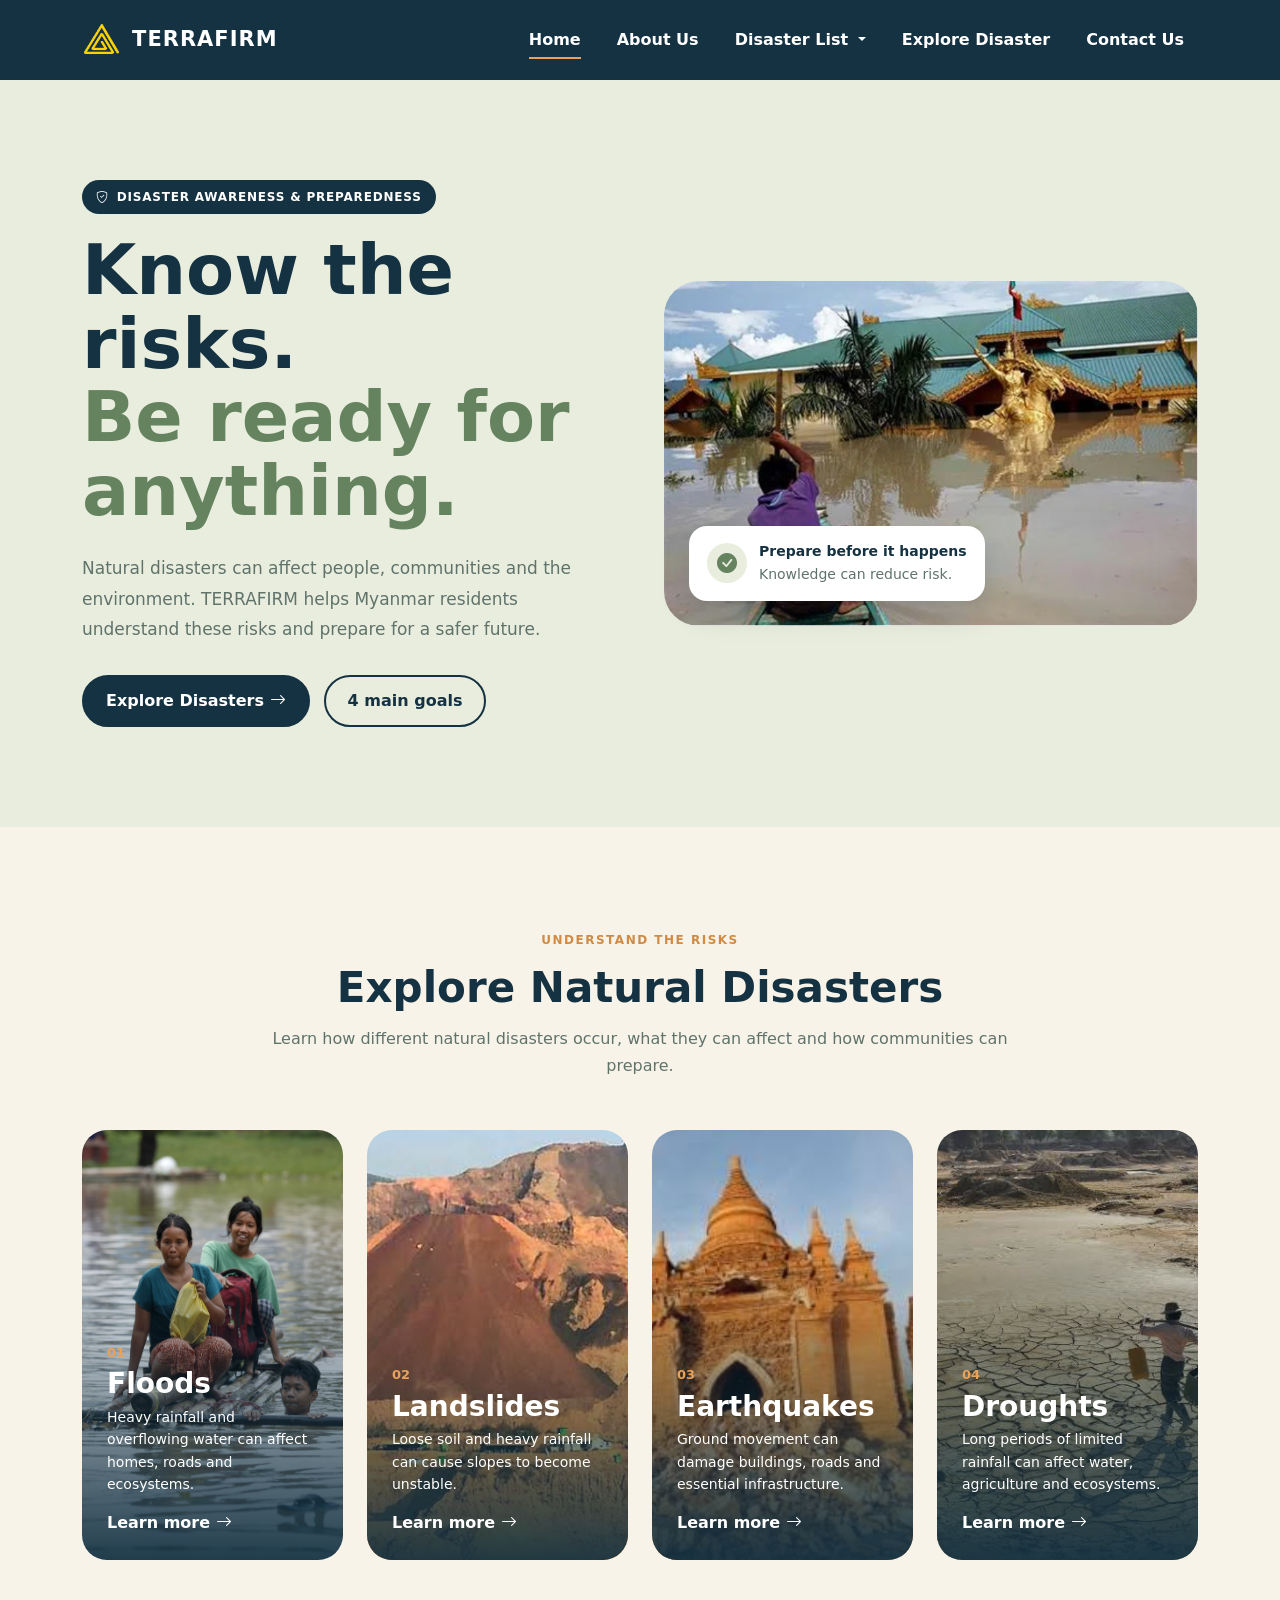
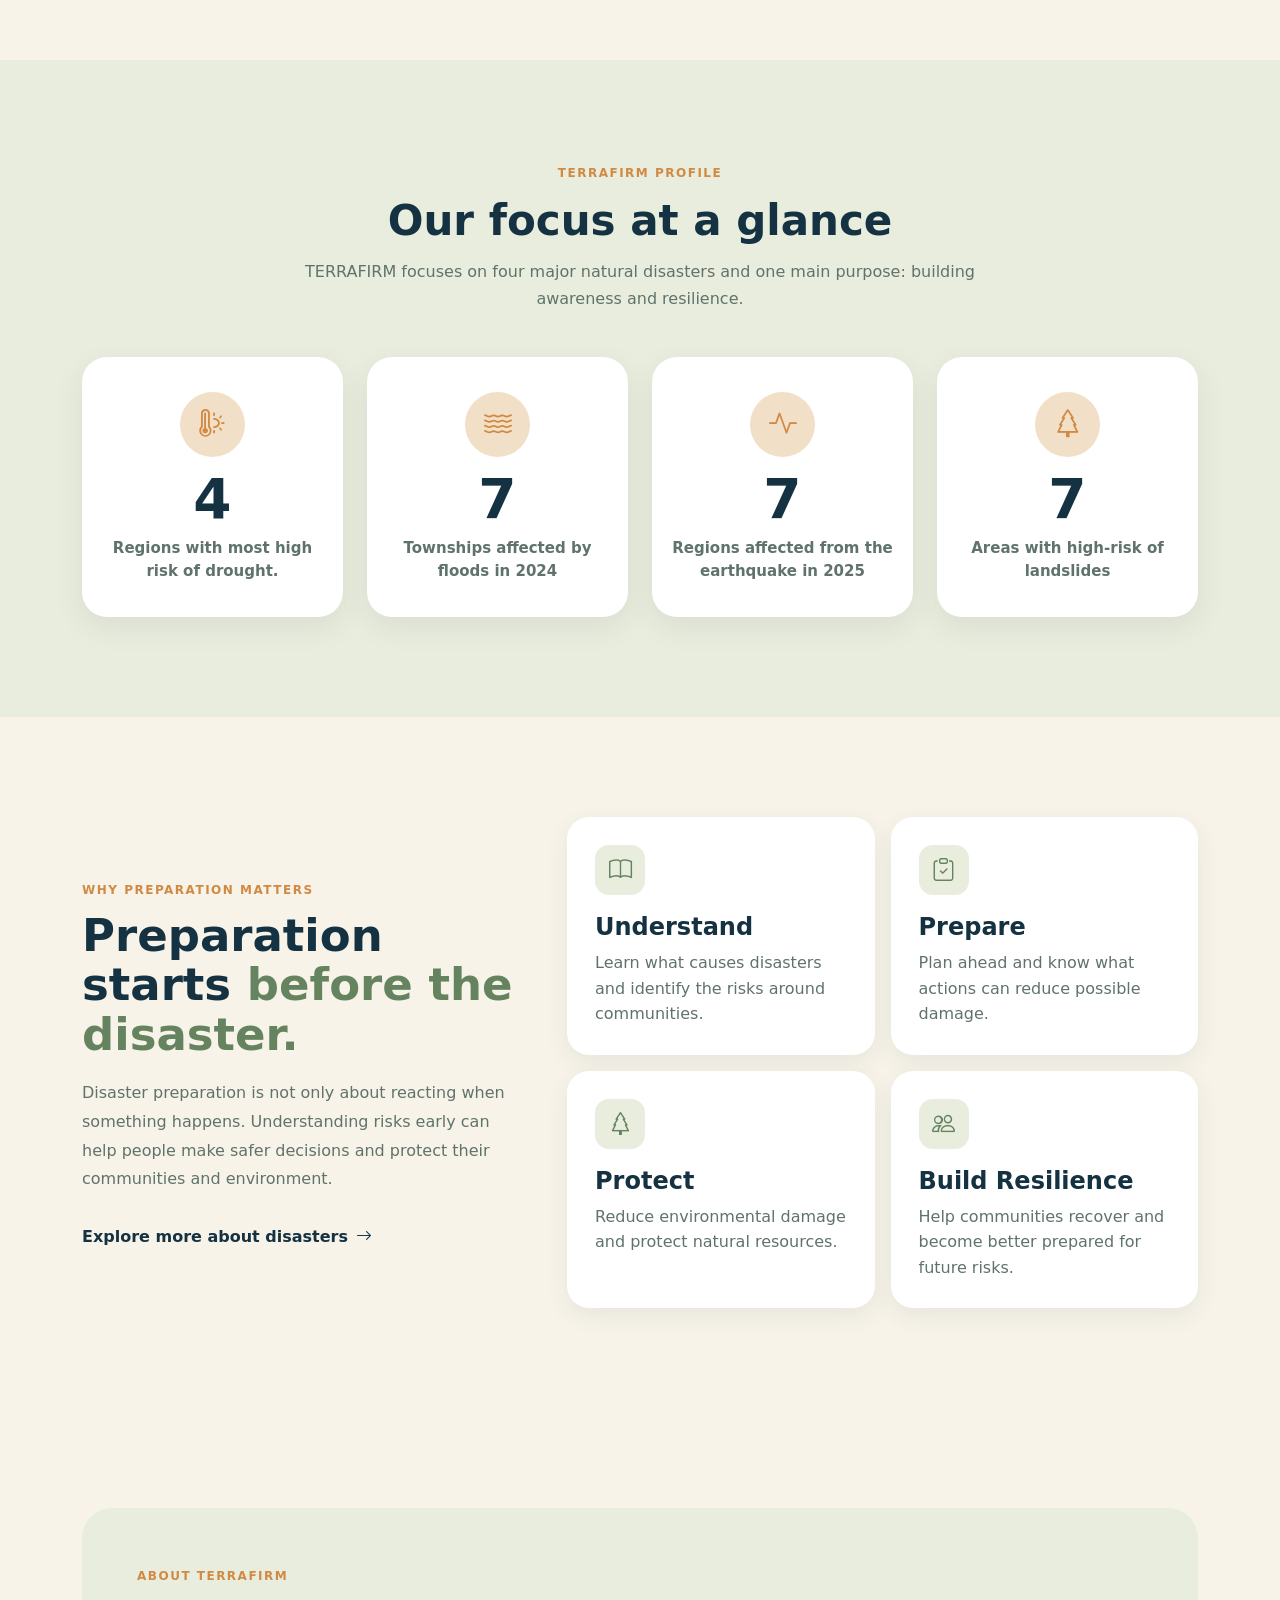
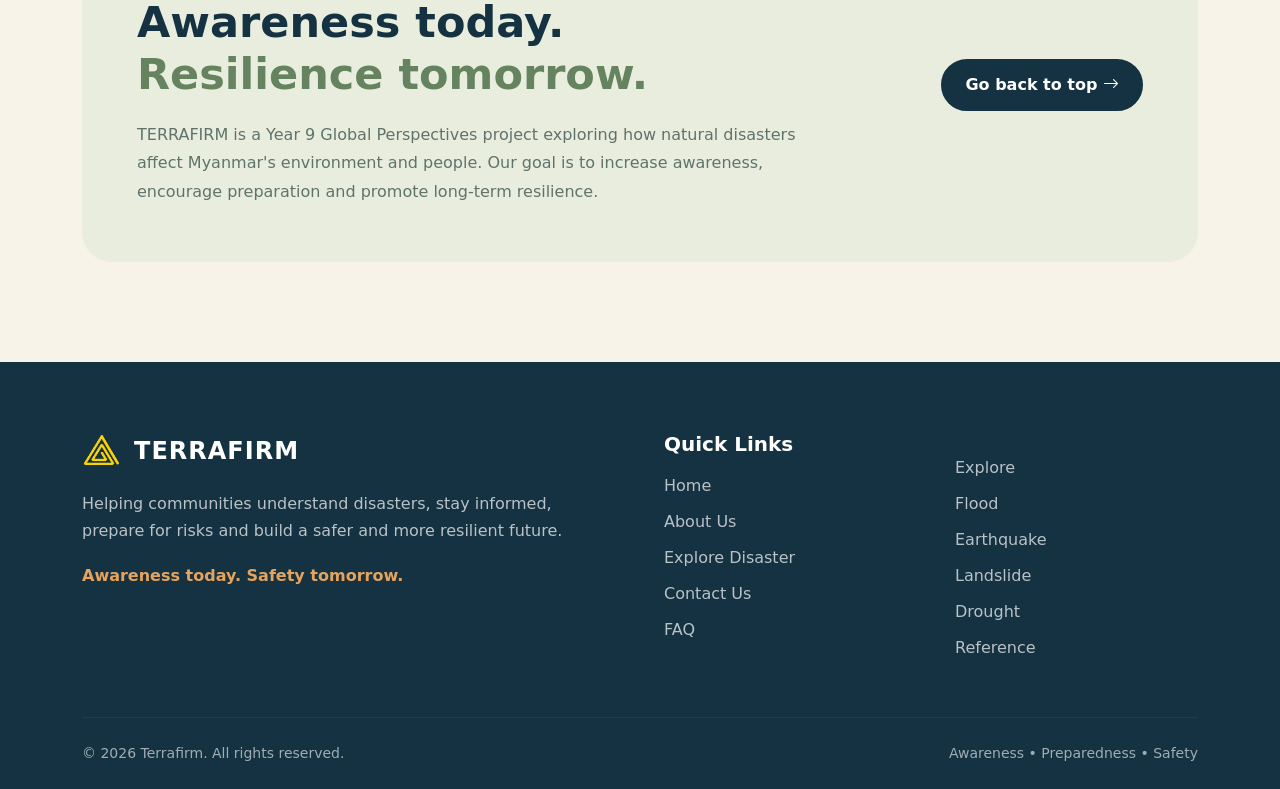
<file: index.html>
<!DOCTYPE html>
<html lang="en">
<head>
    <meta charset="UTF-8">
    <meta name="viewport" content="width=device-width, initial-scale=1.0">
    <title>Home - TERRAFIRM</title>
    <link rel="icon" type="image/x-icon" href="./img/Logo.png">
    <!-- Bootstrap 5 CSS CDN -->
    <link href="https://cdn.jsdelivr.net/npm/bootstrap@5.3.3/dist/css/bootstrap.min.css" rel="stylesheet">
    <link rel="stylesheet" href="https://cdn.jsdelivr.net/npm/bootstrap-icons@1.11.3/font/bootstrap-icons.min.css">
    <link rel="stylesheet" href="style.css">
    <style>
        .hero-section {
            padding: 100px 0;
            background: #e9edde;
        }

        .hero-tag {
            display: inline-flex;
            align-items: center;
            gap: 8px;
            background: #153242;
            color: white;
            padding: 8px 14px;
            border-radius: 30px;
            font-size: 12px;
            font-weight: 700;
            letter-spacing: 0.8px;
            margin-bottom: 20px;
        }

        .hero-section h1 {
            font-size: clamp(42px, 6vw, 70px);
            line-height: 1.05;
            font-weight: 800;
            color: #153242;
            margin-bottom: 25px;
        }

        .hero-section h1 span {
            display: block;
            color: #64835e;
        }

        .hero-text {
            color: #60736b;
            font-size: 17px;
            line-height: 1.8;
            max-width: 570px;
        }

        .hero-buttons {
            display: flex;
            flex-wrap: wrap;
            gap: 14px;
            margin-top: 30px;
        }

        .btn-main {
            background: #153242;
            color: white;
            border: 2px solid #153242;
            padding: 12px 22px;
            border-radius: 30px;
            font-weight: 700;
        }

        .btn-main:hover {
            background: #64835e;
            border-color: #64835e;
            color: white;
        }

        .btn-outline-main {
            background: transparent;
            color: #153242;
            border: 2px solid #153242;
            padding: 12px 22px;
            border-radius: 30px;
            font-weight: 700;
        }

        .btn-outline-main:hover {
            background: #153242;
            color: white;
        }

        .hero-image-wrapper {
            position: relative;
        }

        .hero-image {
            width: 100%;
            border-radius: 35px;
            display: block;
        }

        .floating-card {
            position: absolute;
            left: 25px;
            bottom: 25px;
            display: flex;
            align-items: center;
            gap: 12px;
            background: white;
            padding: 15px 18px;
            border-radius: 18px;
            box-shadow: 0 12px 30px rgba(21, 50, 66, 0.18);
        }

        .floating-icon {
            width: 40px;
            height: 40px;
            display: flex;
            align-items: center;
            justify-content: center;
            background: #e9edde;
            color: #64835e;
            border-radius: 50%;
            font-size: 20px;
        }

        .floating-card strong {
            display: block;
            color: #153242;
            font-size: 14px;
        }

        .floating-card small {
            color: #60736b;
        }

        .section-heading {
            max-width: 750px;
            margin: 0 auto 50px;
        }

        .section-heading > span {
            color: #d18a43;
            font-size: 12px;
            font-weight: 800;
            letter-spacing: 1.5px;
        }

        .section-heading h2 {
            font-size: 42px;
            font-weight: 800;
            color: #153242;
            margin: 12px 0;
        }

        .section-heading p {
            color: #60736b;
            line-height: 1.7;
        }

        .disaster-section {
            padding: 100px 0;
            background: #f7f3e8;
        }

        .disaster-card {
            height: 430px;
            border-radius: 25px;
            overflow: hidden;
            position: relative;
            background: #153242;
        }

        .disaster-card img {
            width: 100%;
            height: 100%;
            object-fit: cover;
            display: block;
            transition: transform 0.5s ease;
        }

        .disaster-card:hover img {
            transform: scale(1.08);
        }

        .disaster-overlay {
            position: absolute;
            inset: 0;
            display: flex;
            flex-direction: column;
            justify-content: flex-end;
            padding: 25px;
            color: white;
            background: linear-gradient(
                transparent 25%,
                rgba(21, 50, 66, 0.95) 100%
            );
        }

        .disaster-overlay > span {
            color: #e7a35b;
            font-size: 13px;
            font-weight: 800;
        }

        .disaster-overlay h3 {
            font-size: 28px;
            font-weight: 800;
            margin: 5px 0;
        }

        .disaster-overlay p {
            font-size: 14px;
            line-height: 1.6;
            margin-bottom: 15px;
        }

        .disaster-overlay a {
            color: white;
            text-decoration: none;
            font-weight: 700;
        }

        .disaster-overlay a:hover {
            color: #e7a35b;
        }

        /* Profiel Statistics */

        .stats-section {
            padding: 100px 0;
            background: #e9edde;
        }

        .stats-section .section-heading {
            margin-bottom: 45px;
        }

        .stat-card {
            background: white;
            border-radius: 25px;
            padding: 35px 20px;
            text-align: center;
            height: 100%;
            box-shadow: 0 10px 30px rgba(21, 50, 66, 0.08);
            transition: transform 0.3s ease,
                        box-shadow 0.3s ease;
        }

        .stat-card:hover {
            transform: translateY(-8px);
            box-shadow: 0 18px 40px rgba(21, 50, 66, 0.15);
        }

        .stat-icon {
            width: 65px;
            height: 65px;
            margin: 0 auto 15px;
            display: flex;
            align-items: center;
            justify-content: center;
            background: #f2dfc8;
            color: #d18a43;
            border-radius: 50%;
            font-size: 28px;
        }

        .stat-card h3 {
            color: #153242;
            font-size: 55px;
            line-height: 1;
            font-weight: 800;
            margin: 10px 0;
        }

        .stat-card p {
            color: #60736b;
            font-size: 15px;
            font-weight: 700;
            margin: 0;
        }

        .why-section {
            padding: 100px 0;
            background: #f7f3e8;
        }

        .section-label {
            display: inline-block;
            color: #d18a43;
            font-size: 12px;
            font-weight: 800;
            letter-spacing: 1.5px;
            margin-bottom: 12px;
        }

        .why-section h2 {
            font-size: 45px;
            line-height: 1.1;
            font-weight: 800;
            color: #153242;
            margin-bottom: 20px;
        }

        .why-section h2 span {
            color: #64835e;
        }

        .why-section > .container > .row > .col-lg-5 > p {
            color: #60736b;
            line-height: 1.8;
        }

        .text-button {
            display: inline-flex;
            align-items: center;
            gap: 8px;
            margin-top: 15px;
            color: #153242;
            font-weight: 700;
            text-decoration: none;
        }

        .text-button:hover {
            color: #d18a43;
        }

        .info-card {
            background: white;
            padding: 28px;
            border-radius: 22px;
            height: 100%;
            box-shadow: 0 8px 25px rgba(21, 50, 66, 0.07);
        }

        .info-icon {
            width: 50px;
            height: 50px;
            display: flex;
            align-items: center;
            justify-content: center;
            background: #e9edde;
            color: #64835e;
            border-radius: 14px;
            font-size: 23px;
            margin-bottom: 18px;
        }

        .info-card h4 {
            color: #153242;
            font-weight: 800;
        }

        .info-card p {
            color: #60736b;
            line-height: 1.6;
            margin: 0;
        }

        .snapshot-section {
            padding: 100px 0;
            background: #153242;
        }

        .light-heading > span {
            color: #e7a35b;
        }

        .light-heading h2 {
            color: white;
        }

        .light-heading p {
            color: rgba(255, 255, 255, 0.72);
        }

        .snapshot-card {
            position: relative;
            background: #203f4f;
            border: 1px solid rgba(255, 255, 255, 0.08);
            border-radius: 25px;
            padding: 30px;
            min-height: 280px;
            color: white;
            transition: transform 0.3s ease;
        }

        .snapshot-card:hover {
            transform: translateY(-8px);
        }

        .snapshot-number {
            color: #e7a35b;
            font-size: 13px;
            font-weight: 800;
            margin-bottom: 30px;
        }

        .snapshot-card > i {
            font-size: 35px;
            color: #e7a35b;
            display: block;
            margin-bottom: 18px;
        }

        .snapshot-card h4 {
            font-weight: 800;
            margin-bottom: 12px;
        }

        .snapshot-card p {
            color: rgba(255, 255, 255, 0.7);
            line-height: 1.6;
            margin: 0;
        }

        .project-section {
            padding: 100px 0;
            background: #f7f3e8;
        }

        .project-box {
            background: #e9edde;
            border-radius: 30px;
            padding: 55px;
        }

        .project-box h2 {
            color: #153242;
            font-size: 43px;
            font-weight: 800;
            margin-bottom: 20px;
        }

        .project-box h2 span {
            color: #64835e;
        }

        .project-box p {
            color: #60736b;
            line-height: 1.8;
            max-width: 750px;
            margin: 0;
        }

        @media (max-width: 768px) {

            .hero-section {
                padding: 60px 0;
            }

            .hero-section h1 {
                font-size: 42px;
            }

            .hero-text {
                font-size: 15px;
            }

            .floating-card {
                left: 12px;
                bottom: 12px;
                padding: 12px;
            }

            .disaster-section,
            .stats-section,
            .why-section,
            .snapshot-section,
            .project-section {
                padding: 70px 0;
            }

            .section-heading h2 {
                font-size: 34px;
            }

            .why-section h2 {
                font-size: 36px;
            }

            .project-box {
                padding: 30px 20px;
            }

            .project-box h2 {
                font-size: 34px;
            }
        }
    </style>
</head>
<body class="d-flex flex-column min-vh-100">
    <nav class="navbar navbar-expand-lg navbar-dark">
        <div class="container">
            <a class="navbar-brand d-flex align-items-center" href="./index.html">
                <img src="./img/Logo.png" alt="TERRAFIRM Logo" class="logo">
                <span class="brand-name">TERRAFIRM</span>
            </a>

            <!-- Burger -->
            <button class="navbar-toggler border-0 shadow-none" type="button" data-bs-toggle="collapse" data-bs-target="#navbarNav" aria-controls="navbarNav" aria-expanded="false" aria-label="Toggle navigation">
                <span class="navbar-toggler-icon"></span>
            </button>

            <div class="collapse navbar-collapse" id="navbarNav">
                <ul class="navbar-nav ms-auto align-items-lg-center gap-lg-2">
                    <li class="nav-item">
                        <a class="nav-link active" href="./index.html">
                            Home
                        </a>
                    </li>

                    <li class="nav-item">
                        <a class="nav-link" href="./aboutUs.html">
                            About Us
                        </a>
                    </li>

                    <!-- Disaster Dropdown -->
                    <li class="nav-item dropdown">
                        <a class="nav-link dropdown-toggle" href="#" role="button" data-bs-toggle="dropdown" aria-expanded="false"> Disaster List </a>

                        <ul class="dropdown-menu">
                            <li>
                                <a class="dropdown-item" href="./flood.html">
                                    <i class="bi bi-water me-2"></i>
                                    Flood
                                </a>
                            </li>

                            <li>
                                <a class="dropdown-item" href="./earthquake.html">
                                    <i class="bi bi-globe-americas me-2"></i>
                                    Earthquake
                                </a>
                            </li>

                            <li>
                                <a class="dropdown-item" href="./landslide.html">
                                    <i class="bi bi-tree me-2"></i>
                                    Landslide
                                </a>
                            </li>

                            <li>
                                <a class="dropdown-item" href="./drought.html">
                                    <i class="bi bi-brightness-high me-2"></i>
                                    Drought
                                </a>
                            </li>
                        </ul>
                    </li>

                    <li class="nav-item">
                        <a class="nav-link" href="./explore.html">
                            Explore Disaster
                        </a>
                    </li>

                    <li class="nav-item">
                        <a class="nav-link contact-link" href="./contactUs.html">
                            Contact Us
                        </a>
                    </li>
                </ul>
            </div>
        </div>
    </nav>

    <!-- Hero Section -->

    <section class="hero-section">
        <div class="container">
            <div class="row align-items-center g-5">
                <div class="col-lg-6">
                    <span class="hero-tag">
                        <i class="bi bi-shield-check"></i>
                        DISASTER AWARENESS & PREPAREDNESS
                    </span>

                    <h1>
                        Know the risks.
                        <span>Be ready for anything.</span>
                    </h1>

                    <p class="hero-text">
                        Natural disasters can affect people, communities and
                        the environment. TERRAFIRM helps Myanmar residents
                        understand these risks and prepare for a safer future.
                    </p>

                    <div class="hero-buttons">
                        <a href="#explore-disaster" class="btn btn-main">
                            Explore Disasters
                            <i class="bi bi-arrow-right"></i>
                        </a>

                        <a href="#why-prepare" class="btn btn-outline-main">
                            4 main goals
                        </a>
                    </div>
                </div>

                <div class="col-lg-6">
                    <div class="hero-image-wrapper">
                        <img src="./img/home/home-img-1.png" alt="Disaster Preparedness" class="hero-image">

                        <div class="floating-card">
                            <div class="floating-icon">
                                <i class="bi bi-check-circle-fill"></i>
                            </div>

                            <div>
                                <strong>Prepare before it happens</strong>
                                <small>Knowledge can reduce risk.</small>
                            </div>
                        </div>
                    </div>
                </div>
            </div>
        </div>
    </section>

    <!-- Disaster Card -->

    <section class="disaster-section" id="explore-disaster">
        <div class="container">

            <div class="section-heading text-center">
                <span>UNDERSTAND THE RISKS</span>

                <h2>Explore Natural Disasters</h2>

                <p>
                    Learn how different natural disasters occur,
                    what they can affect and how communities can prepare.
                </p>
            </div>

            <div class="row g-4">

                <!-- FLOOD -->
                <div class="col-12 col-sm-6 col-lg-3">
                    <div class="disaster-card">
                        <img src="./img/home/flood.png" alt="Flood">

                        <div class="disaster-overlay">
                            <span>01</span>
                            <h3>Floods</h3>

                            <p>
                                Heavy rainfall and overflowing water
                                can affect homes, roads and ecosystems.
                            </p>

                            <a href="./flood.html">
                                Learn more
                                <i class="bi bi-arrow-right"></i>
                            </a>
                        </div>
                    </div>
                </div>

                <!-- LANDSLIDE -->
                <div class="col-12 col-sm-6 col-lg-3">
                    <div class="disaster-card">
                        <img src="./img/home/landslide.png" alt="Landslide">

                        <div class="disaster-overlay">
                            <span>02</span>
                            <h3>Landslides</h3>

                            <p>
                                Loose soil and heavy rainfall can
                                cause slopes to become unstable.
                            </p>

                            <a href="./landslide.html">
                                Learn more
                                <i class="bi bi-arrow-right"></i>
                            </a>
                        </div>
                    </div>
                </div>

                <!-- EARTHQUAKE -->
                <div class="col-12 col-sm-6 col-lg-3">
                    <div class="disaster-card">
                        <img src="./img/home/earthquake.png" alt="Earthquake">

                        <div class="disaster-overlay">
                            <span>03</span>
                            <h3>Earthquakes</h3>

                            <p>
                                Ground movement can damage buildings,
                                roads and essential infrastructure.
                            </p>

                            <a href="./earthquake.html">
                                Learn more
                                <i class="bi bi-arrow-right"></i>
                            </a>
                        </div>
                    </div>
                </div>

                <!-- DROUGHT -->
                <div class="col-12 col-sm-6 col-lg-3">
                    <div class="disaster-card">
                        <img src="./img/home/drought.png" alt="Drought">

                        <div class="disaster-overlay">
                            <span>04</span>
                            <h3>Droughts</h3>

                            <p>
                                Long periods of limited rainfall can
                                affect water, agriculture and ecosystems.
                            </p>

                            <a href="./drought.html">
                                Learn more
                                <i class="bi bi-arrow-right"></i>
                            </a>
                        </div>
                    </div>
                </div>
            </div>
        </div>
    </section>

    <!-- Profile Statistics -->

    <section class="stats-section">
 
        <div class="container">
 
            <div class="section-heading text-center">
 
                <span>TERRAFIRM PROFILE</span>
 
                <h2>
                    Our focus at a glance
                </h2>
 
                <p>
                    TERRAFIRM focuses on four major natural disasters
                    and one main purpose: building awareness and resilience.
                </p>
 
            </div>
 
    <!-- Profile Statistic-->
 
            <div class="row g-4 justify-content-center">
 
                <div class="col-6 col-lg-3">
 
                    <div class="stat-card">
 
                        <div class="stat-icon">
                            <i class="bi bi-thermometer-sun"></i>
                        </div>
 
                        <h3>
                            <span class="counter" data-target="4">4</span>
                        </h3>
 
 
                        <p>
                            Regions with most high risk of drought.
                        </p>
 
                    </div>
 
                </div>
 
                <div class="col-6 col-lg-3">
 
                    <div class="stat-card">
 
                        <div class="stat-icon">
                            <i class="bi bi-water"></i>
                        </div>
 
                        <h3>
                            <span class="counter" data-target="65">65</span>
                        </h3>
 
                        <p>
                            Townships affected by floods in 2024
                        </p>
 
                    </div>
 
                </div>
 
 
 
                <div class="col-6 col-lg-3">
 
                    <div class="stat-card">
 
                        <div class="stat-icon">
                            <i class="bi bi-activity"></i>
                        </div>
 
                        <h3>
                            <span class="counter" data-target="14">14</span>
                        </h3>
 
                        <p>
                            Regions affected from the earthquake in 2025
                        </p>
 
                    </div>
 
                </div>
 
 
 
                <div class="col-6 col-lg-3">
 
                    <div class="stat-card">
 
                        <div class="stat-icon">
                            <i class="bi bi-tree"></i>
                        </div>
 
                        <h3>
                            <span class="counter" data-target="12">12/span>
                        </h3>
 
                        <p>
                            Areas with high-risk of landslides
                        </p>
 
                    </div>
 
                </div>
 
            </div>
 
        </div>
 
    </section>

    <!-- Prepare -->

    <section class="why-section" id="why-prepare">
        <div class="container">
            <div class="row align-items-center g-5">
                <div class="col-lg-5">
                    <span class="section-label">
                        WHY PREPARATION MATTERS
                    </span>

                    <h2>
                        Preparation starts
                        <span>before the disaster.</span>
                    </h2>

                    <p>
                        Disaster preparation is not only about reacting
                        when something happens. Understanding risks early
                        can help people make safer decisions and protect
                        their communities and environment.
                    </p>

                    <a href="./explore.html" class="text-button">
                        Explore more about disasters
                        <i class="bi bi-arrow-right"></i>
                    </a>
                </div>

                <div class="col-lg-7">
                    <div class="row g-3">
                        <div class="col-md-6">
                            <div class="info-card">
                                <div class="info-icon">
                                    <i class="bi bi-book"></i>
                                </div>

                                <h4>Understand</h4>

                                <p>
                                    Learn what causes disasters and
                                    identify the risks around communities.
                                </p>
                            </div>
                        </div>

                        <div class="col-md-6">
                            <div class="info-card">
                                <div class="info-icon">
                                    <i class="bi bi-clipboard-check"></i>
                                </div>

                                <h4>Prepare</h4>

                                <p>
                                    Plan ahead and know what actions
                                    can reduce possible damage.
                                </p>
                            </div>
                        </div>

                        <div class="col-md-6">
                            <div class="info-card">
                                <div class="info-icon">
                                    <i class="bi bi-tree"></i>
                                </div>

                                <h4>Protect</h4>

                                <p>
                                    Reduce environmental damage and
                                    protect natural resources.
                                </p>
                            </div>
                        </div>

                        <div class="col-md-6">
                            <div class="info-card">
                                <div class="info-icon">
                                    <i class="bi bi-people"></i>
                                </div>

                                <h4>Build Resilience</h4>

                                <p>
                                    Help communities recover and become
                                    better prepared for future risks.
                                </p>
                            </div>
                        </div>
                    </div>
                </div>
            </div>
        </div>
    </section>

    <!-- Project Section -->

    <section class="project-section">
        <div class="container">
            <div class="project-box">
                <div class="row align-items-center g-4">
                    <div class="col-lg-8">
                        <span class="section-label">
                            ABOUT TERRAFIRM
                        </span>

                        <h2>
                            Awareness today.
                            <span>Resilience tomorrow.</span>
                        </h2>

                        <p>
                            TERRAFIRM is a Year 9 Global Perspectives project
                            exploring how natural disasters affect Myanmar's
                            environment and people. Our goal is to increase
                            awareness, encourage preparation and promote
                            long-term resilience.
                        </p>
                    </div>

                    <div class="col-lg-4 text-lg-end">
                        <a href="#" class="btn btn-main">
                            Go back to top
                            <i class="bi bi-arrow-right"></i>
                        </a>
                    </div>
                </div>
            </div>
        </div>
    </section>

    <footer>
        <div class="container">
            <div class="row g-5">
                <div class="col-lg-6">
                    <div class="footer-brand">
                        <img src="./img/Logo.png" alt="TERRAFIRM Logo">
                        <h4>TERRAFIRM</h4>
                    </div>

                    <p class="footer-text">
                        Helping communities understand disasters,
                        stay informed, prepare for risks and build
                        a safer and more resilient future.
                    </p>

                    <div class="footer-slogan">
                        Awareness today. Safety tomorrow.
                    </div>
                </div>

                <div class="col-6 col-lg-3">
                    <h5>Quick Links</h5>

                    <a href="./index.html">Home</a>
                    <a href="./aboutUs.html">About Us</a>
                    <a href="./explore.html">Explore Disaster</a>
                    <a href="./contactUs.html">Contact Us</a>
                    <a href="./FAQ.html">FAQ</a>
                </div>

                <div class="col-6 col-lg-3">
                    <br>

                    <a href="./explore.html">Explore</a>
                    <a href="./flood.html">Flood</a>
                    <a href="./earthquake.html">Earthquake</a>
                    <a href="./landslide.html">Landslide</a>
                    <a href="./drought.html">Drought</a>
                    <a href="./reference.html">Reference</a>
                </div>
            </div>

            <hr>

            <div class="footer-bottom">
                <p>
                    © 2026 Terrafirm. All rights reserved.
                </p>

                <p>
                    Awareness • Preparedness • Safety
                </p>
            </div>
        </div>
    </footer>

    <!-- Number Counter -->

    <script>

        const counters = document.querySelectorAll(".counter");

        counters.forEach(counter => {

            const target = Number(counter.getAttribute("data-target"));

            let current = 0;

            const timer = setInterval(() => {

                current++;

                counter.textContent = current;

                if (current >= target) {
                    clearInterval(timer);
                }

            }, 200);

        });

    </script>

    <!-- Bootstrap 5 JS Bundle CDN -->
    <script src="https://cdn.jsdelivr.net/npm/bootstrap@5.3.3/dist/js/bootstrap.bundle.min.js"></script>
</body>
</html>
</file>
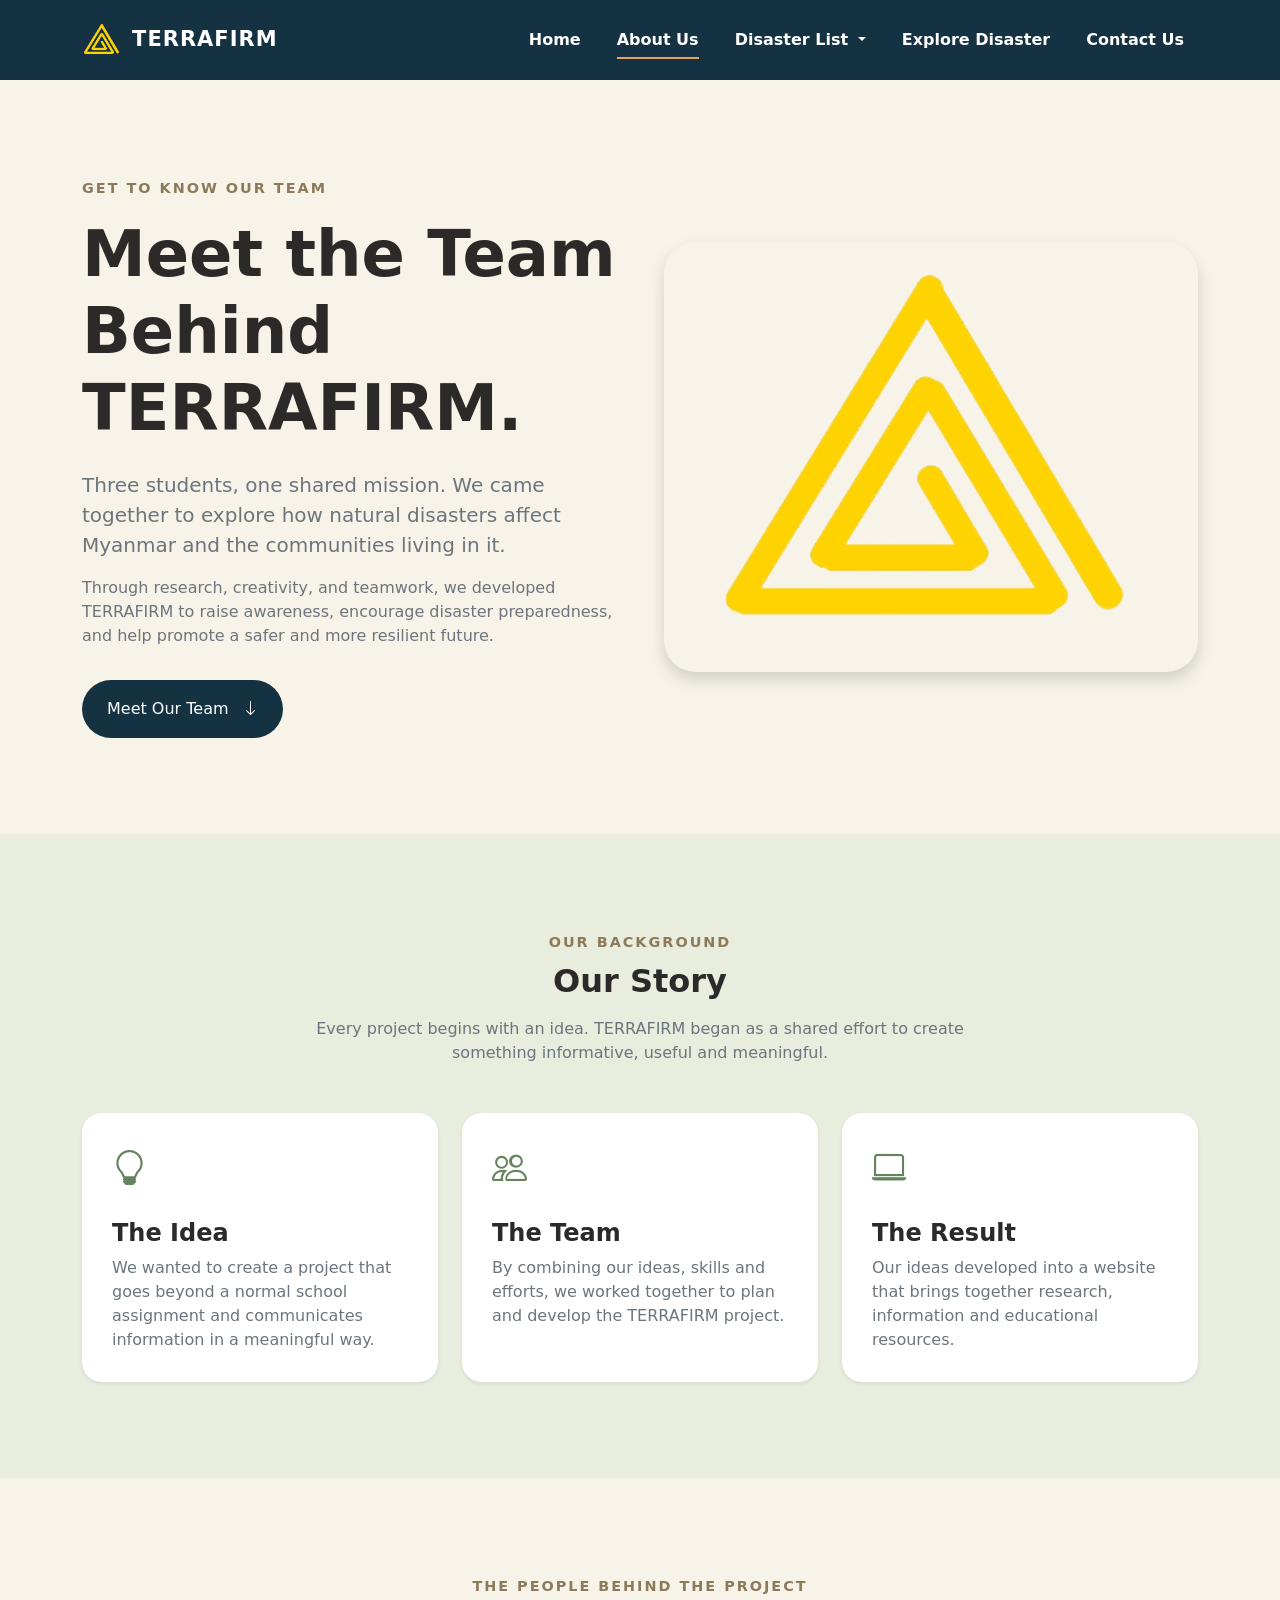
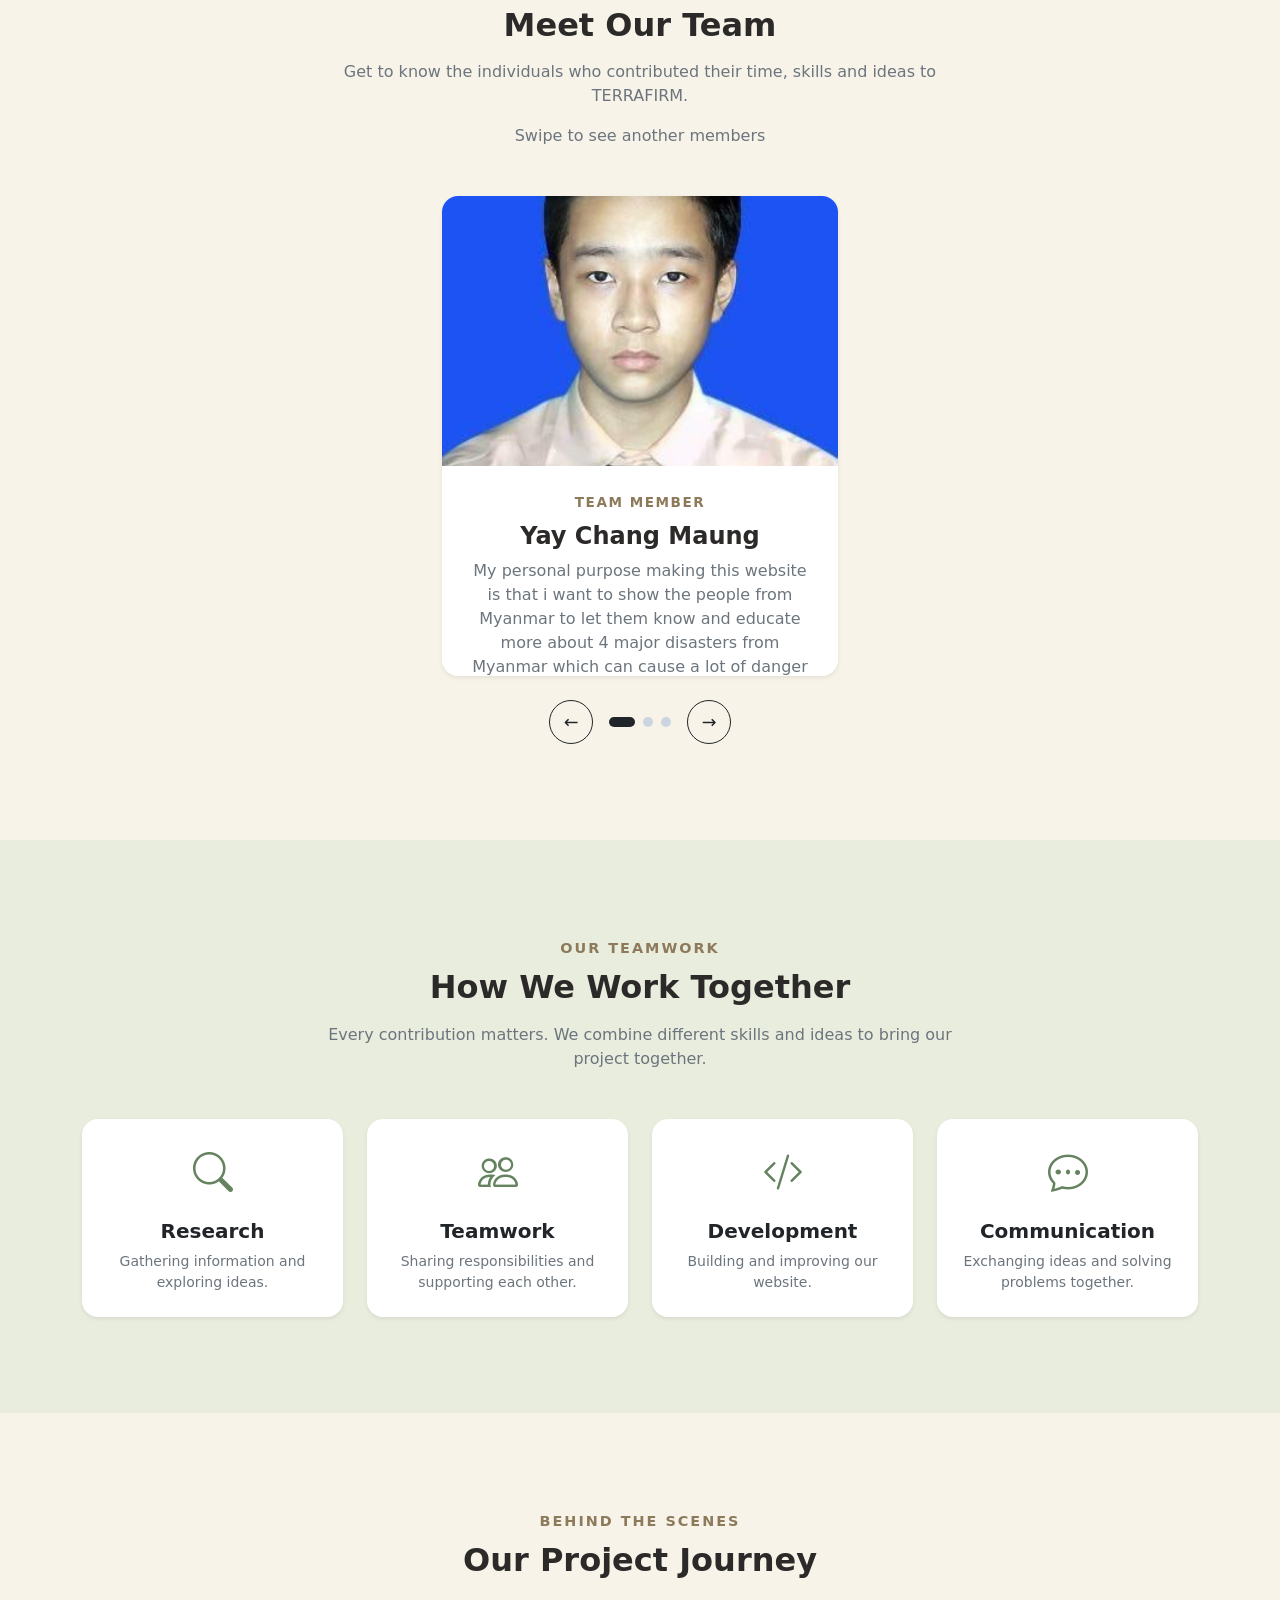
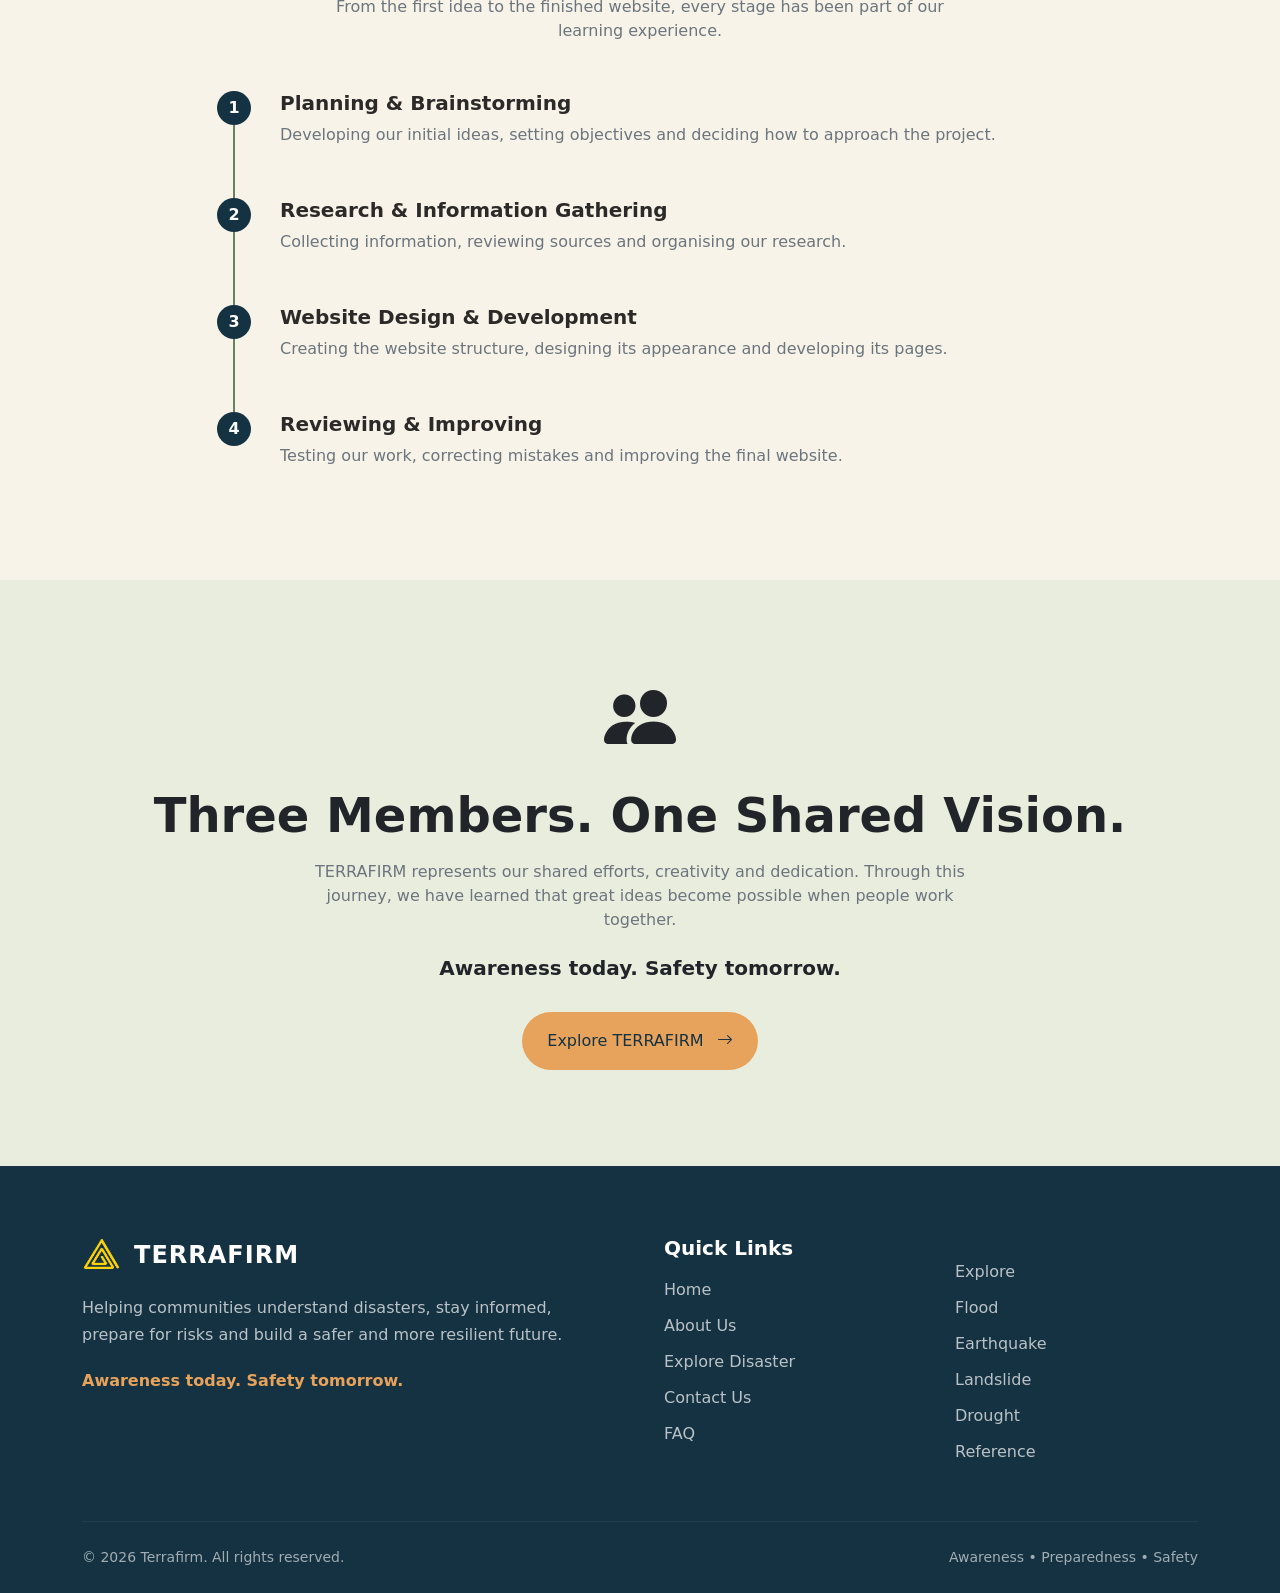
<file: aboutUs.html>
<!DOCTYPE html>
<html lang="en">
<head>
    <meta charset="UTF-8">
    <meta name="viewport" content="width=device-width, initial-scale=1.0">
    <title>About Us - TERRAFIRM</title>
    <link rel="icon" type="image/x-icon" href="./img/Logo.png">
    <link href="https://cdn.jsdelivr.net/npm/bootstrap@5.3.3/dist/css/bootstrap.min.css" rel="stylesheet">
    <link rel="stylesheet" href="https://cdn.jsdelivr.net/npm/bootstrap-icons@1.11.3/font/bootstrap-icons.min.css">
    <link rel="stylesheet" href="style.css">
    <style>
        .about-hero {
            background-color: #f7f3e8;
        }

        .section-subtitle {
            font-size: 0.9rem;
            text-transform: uppercase;
            letter-spacing: 2px;
            color: #8c7a5b;
            font-weight: 600;
        }

        .section-title {
            color: #2c2a29;
        }

        /* 360 */
        .carousel-3d-wrapper {
            position: relative;
            width: 100%;
            max-width: 420px;
            margin: 0 auto;
            padding: 0 12px;
            --orbit-radius: 520px;
            --stage-perspective: 2200px;
            perspective: var(--stage-perspective);
        }

        .carousel-3d-stage {
            position: relative;
            width: 100%;
            height: 480px;
            transform-style: preserve-3d;
            transform: translateZ(calc(var(--orbit-radius) * -1));
        }

        .carousel-3d-item {
            position: absolute;
            inset: 0;
            width: 100%;
            height: 100%;
            opacity: 0;
            visibility: hidden;
            pointer-events: none;
            transition: transform 0.9s cubic-bezier(0.25, 1, 0.35, 1), 
                        opacity 0.65s ease, 
                        visibility 0.65s ease;
            backface-visibility: hidden;
            -webkit-backface-visibility: hidden;
        }

        .carousel-3d-item.active {
            opacity: 1;
            visibility: visible;
            pointer-events: auto;
            transform: rotateY(0deg) translateZ(var(--orbit-radius)) scale(1);
            z-index: 2;
        }

        .carousel-3d-item.prev {
            transform: rotateY(-120deg) translateZ(var(--orbit-radius)) scale(0.9);
            z-index: 1;
        }

        .carousel-3d-item.next {
            transform: rotateY(120deg) translateZ(var(--orbit-radius)) scale(0.9);
            z-index: 1;
        }

        .team-card {
            border: none;
            border-radius: 16px;
            overflow: hidden;
            background: #fff;
            user-select: none;
            -webkit-user-select: none;
            display: flex;
            flex-direction: column;
        }

        .team-card .card-body {
            flex-grow: 1;
            overflow-y: auto; 
            -webkit-overflow-scrolling: touch;
            max-height: 240px;
            scrollbar-width: thin;
            scrollbar-color: #cbd5e1 transparent;
        }

        .team-image {
            width: 100%;
            height: 270px;
            object-fit: cover;
            pointer-events: none;
            flex-shrink: 0;
        }

        .team-role {
            font-size: 0.85rem;
            text-transform: uppercase;
            letter-spacing: 1.5px;
            color: #8c7a5b;
            font-weight: 600;
        }

        .carousel-nav-btn {
            width: 44px;
            height: 44px;
            display: inline-flex;
            align-items: center;
            justify-content: center;
            font-size: 1.1rem;
            transition: all 0.25s ease;
        }

        .carousel-nav-btn:hover {
            background-color: #212529;
            color: #fff;
        }

        .carousel-dots .dot {
            width: 10px;
            height: 10px;
            border-radius: 50%;
            border: none;
            background-color: #cbd5e1;
            padding: 0;
            transition: all 0.3s ease;
        }

        .carousel-dots .dot.active {
            width: 26px;
            border-radius: 999px;
            background-color: #212529;
        }

        .story-card {
            background-color: white;
            border-radius: 20px;
            padding: 30px;
            height: 100%;
            border: none;
        }

        .story-icon {
            font-size: 35px;
            color: #64835e;
        }

        .timeline {
            position: relative;
            max-width: 850px;
            margin: auto;
            padding-left: 18px;
        }

        .timeline-item {
            position: relative;
            padding: 0 0 35px 45px;
            border-left: 2px solid #64835e;
        }

        .timeline-item:last-child {
            border-left: 2px solid transparent;
            padding-bottom: 0;
        }

        .timeline-number {
            position: absolute;
            left: -18px;
            top: 0;
            width: 34px;
            height: 34px;
            border-radius: 50%;
            background-color: #153242;
            color: white;
            display: flex;
            align-items: center;
            justify-content: center;
            font-weight: bold;
        }

        @media (max-width: 991.98px) {
            .about-hero img {
                max-height: 280px !important;
            }
        }

        @media (max-width: 768px) {
            .team-image { 
                height: 220px; 
            }

            .carousel-3d-wrapper {
                max-width: 340px;
                --orbit-radius: 260px;
                --stage-perspective: 1300px;
            }

            .carousel-3d-stage { 
                height: 440px; 
            }

            .about-hero h1 {
                font-size: calc(1.9rem + 1.5vw);
                line-height: 1.2;
            }

            .story-card {
                padding: 22px;
            }

            .teamwork-card h5 {
                font-size: 0.98rem;
                overflow-wrap: anywhere;
            }

            .timeline-item {
                padding: 0 0 28px 34px;
            }
        }

        @media (max-width: 400px) {
            .team-image { 
                height: 195px; 
            }
            
            .carousel-3d-wrapper {
                max-width: 295px;
                padding: 0 6px;
                --orbit-radius: 210px;
                --stage-perspective: 1050px;
            }

            .carousel-3d-stage { 
                height: 420px; 
            }
        }
    </style>
</head>

<body class="d-flex flex-column min-vh-100">
    <nav class="navbar navbar-expand-lg navbar-dark">
        <div class="container">
            <a class="navbar-brand d-flex align-items-center" href="./index.html">
                <img src="./img/Logo.png" alt="TERRAFIRM Logo" class="logo">
                <span class="brand-name">TERRAFIRM</span>
            </a>

            <!-- Burger -->
            <button class="navbar-toggler border-0 shadow-none" type="button" data-bs-toggle="collapse" data-bs-target="#navbarNav" aria-controls="navbarNav" aria-expanded="false" aria-label="Toggle navigation">
                <span class="navbar-toggler-icon"></span>
            </button>

            <div class="collapse navbar-collapse" id="navbarNav">
                <ul class="navbar-nav ms-auto align-items-lg-center gap-lg-2">
                    <li class="nav-item">
                        <a class="nav-link" href="./index.html">
                            Home
                        </a>
                    </li>

                    <li class="nav-item">
                        <a class="nav-link active" href="./aboutUs.html">
                            About Us
                        </a>
                    </li>

                    <!-- Disaster Dropdown -->
                    <li class="nav-item dropdown">
                        <a class="nav-link dropdown-toggle" href="#" role="button" data-bs-toggle="dropdown" aria-expanded="false"> Disaster List </a>

                        <ul class="dropdown-menu">
                            <li>
                                <a class="dropdown-item" href="./flood.html">
                                    <i class="bi bi-water me-2"></i>
                                    Flood
                                </a>
                            </li>

                            <li>
                                <a class="dropdown-item" href="./earthquake.html">
                                    <i class="bi bi-globe-americas me-2"></i>
                                    Earthquake
                                </a>
                            </li>

                            <li>
                                <a class="dropdown-item" href="./landslide.html">
                                    <i class="bi bi-tree me-2"></i>
                                    Landslide
                                </a>
                            </li>

                            <li>
                                <a class="dropdown-item" href="./drought.html">
                                    <i class="bi bi-brightness-high me-2"></i>
                                    Drought
                                </a>
                            </li>
                        </ul>
                    </li>

                    <li class="nav-item">
                        <a class="nav-link" href="./explore.html">
                            Explore Disaster
                        </a>
                    </li>

                    <li class="nav-item">
                        <a class="nav-link contact-link" href="./contactUs.html">
                            Contact Us
                        </a>
                    </li>
                </ul>
            </div>
        </div>
    </nav>

    <!-- Section 1 -->
    <section class="about-hero py-4 py-md-5">
        <div class="container py-3 py-md-5">
            <div class="row align-items-center g-4 g-lg-5 text-center text-lg-start">
                <div class="col-lg-6 order-2 order-lg-1">
                    <span class="section-subtitle">
                        Get to Know Our Team
                    </span>

                    <h1 class="display-3 fw-bold mt-3 section-title">
                        Meet the Team Behind TERRAFIRM.
                    </h1>

                    <p class="fs-5 mt-4 text-secondary">
                        Three students, one shared mission.
                        We came together to explore how natural disasters
                        affect Myanmar and the communities living in it.
                    </p>

                    <p class="text-secondary">
                        Through research, creativity, and teamwork,
                        we developed TERRAFIRM to raise awareness,
                        encourage disaster preparedness, and help
                        promote a safer and more resilient future.
                    </p>

                    <a href="#team" class="btn rounded-pill px-4 py-3 mt-3"
                        style="background-color: #153242; color: white;">
                        Meet Our Team
                        <i class="bi bi-arrow-down ms-2"></i>
                    </a>
                </div>

                <div class="col-lg-6 order-1 order-lg-2">
                    <img src="./img/Logo.png"
                        alt="TERRAFIRM Logo"
                        class="img-fluid rounded-5 shadow"
                        style="width: 100%; max-height: 430px; object-fit: contain;">
                </div>
            </div>
        </div>
    </section>

    <!-- Section 2 -->
    <section class="py-4 py-md-5" style="background-color: #e9edde;">
        <div class="container py-3 py-md-5">
            <div class="text-center mb-4 mb-md-5">
                <span class="section-subtitle">Our Background</span>
                <h2 class="fw-bold section-title mt-2">
                    Our Story
                </h2>

                <p class="text-secondary mx-auto mt-3"
                    style="max-width: 700px;">

                    Every project begins with an idea.
                    TERRAFIRM began as a shared effort to
                    create something informative, useful and meaningful.

                </p>
            </div>

            <div class="row g-3 g-md-4">
                <div class="col-md-4">
                    <div class="story-card shadow-sm">

                        <i class="bi bi-lightbulb story-icon"></i>

                        <h4 class="fw-bold mt-4 section-title">
                            The Idea
                        </h4>

                        <p class="text-secondary mb-0">
                            We wanted to create a project that
                            goes beyond a normal school assignment
                            and communicates information in a
                            meaningful way.
                        </p>
                    </div>
                </div>

                <div class="col-md-4">
                    <div class="story-card shadow-sm">
                        <i class="bi bi-people story-icon"></i>

                        <h4 class="fw-bold mt-4 section-title">
                            The Team
                        </h4>

                        <p class="text-secondary mb-0">
                            By combining our ideas, skills and
                            efforts, we worked together to plan
                            and develop the TERRAFIRM project.
                        </p>
                    </div>
                </div>

                <div class="col-md-4">
                    <div class="story-card shadow-sm">
                        <i class="bi bi-laptop story-icon"></i>

                        <h4 class="fw-bold mt-4 section-title">
                            The Result
                        </h4>

                        <p class="text-secondary mb-0">
                            Our ideas developed into a website
                            that brings together research,
                            information and educational resources.
                        </p>
                    </div>
                </div>
            </div>
        </div>
    </section>

    <!-- Section 3 -->
    <section id="team" class="py-5" style="background-color: #f7f3e8; overflow: hidden;">
        <div class="container py-5">
            <div class="text-center mb-5">
                <span class="section-subtitle">The People Behind the Project</span>
                <h2 class="fw-bold section-title mt-2">Meet Our Team</h2>
                <p class="text-secondary mx-auto mt-3" style="max-width: 650px;">
                    Get to know the individuals who contributed their time, skills and ideas to TERRAFIRM.
                </p>
                <p class="text-secondary">Swipe to see another members</p>
            </div>

            <div class="carousel-3d-wrapper">
                <div class="carousel-3d-stage" id="teamCarouselStage">
                    
                    <div class="carousel-3d-item active" data-index="0">
                        <div class="card team-card shadow-sm h-100">
                            <img src="./img/Profile/Yay.png" class="team-image" alt="Yay Chang Maung">
                            <div class="card-body p-4 text-center">
                                <span class="team-role">Team Member</span>
                                <h4 class="fw-bold mt-2 section-title">Yay Chang Maung</h4>
                                <p class="text-secondary mb-0">
                                    My personal purpose making this website is that i want to show the people from Myanmar to let them know and educate more about 4 major disasters from Myanmar which can cause a lot of danger risks for them, So instead of just making a website about 1 disaster we made 4 major disasters and tell generally about those 4 disasters and how can we prepare to reduce the risk from those 4 disasters from Myanmar.
                                </p>
                            </div>
                        </div>
                    </div>

                    <div class="carousel-3d-item next" data-index="1">
                        <div class="card team-card shadow-sm h-100">
                            <img src="./img/Profile/Daniel.png" class="team-image" alt="Zwin Hte Wah">
                            <div class="card-body p-4 text-center">
                                <span class="team-role">Team Member</span>
                                <h4 class="fw-bold mt-2 section-title">Zwin Hte Wah</h4>
                                <p class="text-secondary mb-0">
                                    This is what I wanted to achieve in developing this website along with my team because although we cannot prevent natural calamities such as earthquakes, floods, landslides, and droughts from occurring, but we can surely prevent them from becoming tragedies for human beings. This occurs in most cases because disaster management always starts with disaster occurring; this is why I wanted to contribute in developing a platform where the change of thinking from relief to preparedness takes place.
                                </p>
                            </div>
                        </div>
                    </div>

                    <div class="carousel-3d-item prev" data-index="2">
                        <div class="card team-card shadow-sm h-100">
                            <img src="./img/Profile/Sai.png" class="team-image" alt="Sai Kyaut Zet Hseng">
                            <div class="card-body p-4 text-center">
                                <span class="team-role">Team Member</span>
                                <h4 class="fw-bold mt-2 section-title">Sai Kyaut Zet Hin Hseng</h4>
                                <p class="text-secondary mb-0">
                                    My personal purpose making this website is that i want to show the people from Myanmar to let them know and educate more about 4 major disasters from Myanmar which can cause a lot of danger risks for them, So instead of just making a website about 1 disaster we made 4 major disasters and tell generally about those 4 disasters and how can we prepare to reduce the risk from those 4 disasters from Myanmar.
                                </p>
                            </div>
                        </div>
                    </div>
                </div>
                
                <div class="carousel-3d-controls d-flex justify-content-center align-items-center gap-3 mt-4">
                    <button type="button" class="btn btn-outline-dark rounded-circle carousel-nav-btn" id="teamPrevBtn" aria-label="Previous team member">
                        &#8592;
                    </button>
                    <div class="carousel-dots d-flex gap-2" id="teamCarouselDots">
                        <button type="button" class="dot active" data-slide="0" aria-label="Slide 1"></button>
                        <button type="button" class="dot" data-slide="1" aria-label="Slide 2"></button>
                        <button type="button" class="dot" data-slide="2" aria-label="Slide 3"></button>
                    </div>
                    <button type="button" class="btn btn-outline-dark rounded-circle carousel-nav-btn" id="teamNextBtn" aria-label="Next team member">
                        &#8594;
                    </button>
                </div>
            </div>
        </div>
    </section>

    <!-- Section 4 -->
    <section class="py-4 py-md-5" style="background-color: #e9edde;">
        <div class="container py-3 py-md-5">
            <div class="text-center mb-4 mb-md-5">
                <span class="section-subtitle">Our Teamwork</span>

                <h2 class="fw-bold section-title mt-2">
                    How We Work Together
                </h2>

                <p class="text-secondary mx-auto mt-3"
                    style="max-width: 650px;">

                    Every contribution matters.
                    We combine different skills and ideas
                    to bring our project together.

                </p>
            </div>
            <div class="row g-3 g-md-4">
                <div class="col-6 col-lg-3">
                    <div class="teamwork-card text-center p-2 p-sm-3 p-md-4 bg-white rounded-4 h-100 shadow-sm">
                        <i class="bi bi-search fs-1"
                            style="color: #64835e;"></i>

                        <h5 class="fw-bold mt-3">Research</h5>

                        <p class="small text-secondary mb-0">
                            Gathering information and exploring ideas.
                        </p>
                    </div>
                </div>

                <div class="col-6 col-lg-3">
                    <div class="teamwork-card text-center p-2 p-sm-3 p-md-4 bg-white rounded-4 h-100 shadow-sm">
                        <i class="bi bi-people fs-1" style="color: #64835e;"></i>

                        <h5 class="fw-bold mt-3">Teamwork</h5>

                        <p class="small text-secondary mb-0">
                            Sharing responsibilities and supporting each other.
                        </p>
                    </div>
                </div>

                <div class="col-6 col-lg-3">
                    <div class="teamwork-card text-center p-2 p-sm-3 p-md-4 bg-white rounded-4 h-100 shadow-sm">
                        <i class="bi bi-code-slash fs-1"
                            style="color: #64835e;"></i>

                        <h5 class="fw-bold mt-3">Development</h5>

                        <p class="small text-secondary mb-0">
                            Building and improving our website.
                        </p>
                    </div>
                </div>

                <div class="col-6 col-lg-3">
                    <div class="teamwork-card text-center p-2 p-sm-3 p-md-4 bg-white rounded-4 h-100 shadow-sm">
                        <i class="bi bi-chat-dots fs-1"
                            style="color: #64835e;"></i>

                        <h5 class="fw-bold mt-3">Communication</h5>

                        <p class="small text-secondary mb-0">
                            Exchanging ideas and solving problems together.
                        </p>
                    </div>
                </div>
            </div>
        </div>
    </section>

    <!-- Section 5 -->
    <section class="py-4 py-md-5" style="background-color: #f7f3e8;">
        <div class="container py-3 py-md-5">
            <div class="text-center mb-4 mb-md-5">
                <span class="section-subtitle">Behind the Scenes</span>

                <h2 class="fw-bold section-title mt-2">
                    Our Project Journey
                </h2>

                <p class="text-secondary mx-auto mt-3" style="max-width: 650px;">

                    From the first idea to the finished website,
                    every stage has been part of our learning experience.
                </p>
            </div>

            <div class="timeline">
                <div class="timeline-item">
                    <div class="timeline-number">1</div>

                    <h5 class="fw-bold section-title">
                        Planning & Brainstorming
                    </h5>

                    <p class="text-secondary">
                        Developing our initial ideas, setting objectives
                        and deciding how to approach the project.
                    </p>
                </div>

                <div class="timeline-item">
                    <div class="timeline-number">2</div>

                    <h5 class="fw-bold section-title">
                        Research & Information Gathering
                    </h5>

                    <p class="text-secondary">
                        Collecting information, reviewing sources
                        and organising our research.
                    </p>
                </div>

                <div class="timeline-item">
                    <div class="timeline-number">3</div>

                    <h5 class="fw-bold section-title">
                        Website Design & Development
                    </h5>

                    <p class="text-secondary">
                        Creating the website structure, designing
                        its appearance and developing its pages.
                    </p>
                </div>

                <div class="timeline-item">
                    <div class="timeline-number">4</div>

                    <h5 class="fw-bold section-title">
                        Reviewing & Improving
                    </h5>

                    <p class="text-secondary">
                        Testing our work, correcting mistakes
                        and improving the final website.
                    </p>
                </div>
            </div>
        </div>
    </section>

    <!-- Final Section -->
    <section class="vision-section py-4 py-md-5" style="background-color: #e9edde;">
        <div class="container py-3 py-md-5 text-center">
            <i class="bi bi-people-fill display-2 vision-highlight"></i>

            <h2 class="display-5 fw-bold mt-4 mb-3">
                Three Members. One Shared Vision.
            </h2>

            <p class="mx-auto mb-4 text-secondary" style="max-width: 700px;">
                TERRAFIRM represents our shared efforts,
                creativity and dedication. Through this journey,
                we have learned that great ideas become possible
                when people work together.
            </p>

            <h5 class="vision-highlight fw-semibold">
                Awareness today. Safety tomorrow.
            </h5>

            <a href="./explore.html" class="btn rounded-pill px-4 py-3 mt-4" style="background-color: #e7a35b; color: #153242;">
                Explore TERRAFIRM
                <i class="bi bi-arrow-right ms-2"></i>
            </a>
        </div>
    </section>

    <!-- FOOTER -->
    <footer>
        <div class="container">
            <div class="row g-4 g-lg-5">
                <div class="col-lg-6">
                    <div class="footer-brand">
                        <img src="./img/Logo.png" alt="TERRAFIRM Logo">
                        <h4>TERRAFIRM</h4>
                    </div>

                    <p class="footer-text">
                        Helping communities understand disasters,
                        stay informed, prepare for risks and build
                        a safer and more resilient future.
                    </p>

                    <div class="footer-slogan">
                        Awareness today. Safety tomorrow.
                    </div>
                </div>

                <div class="col-6 col-lg-3">
                    <h5>Quick Links</h5>

                    <a href="./index.html">Home</a>
                    <a href="./aboutUs.html">About Us</a>
                    <a href="./explore.html">Explore Disaster</a>
                    <a href="./contactUs.html">Contact Us</a>
                    <a href="./FAQ.html">FAQ</a>
                </div>

                <div class="col-6 col-lg-3">
                    <br>

                    <a href="./explore.html">Explore</a>
                    <a href="./flood.html">Flood</a>
                    <a href="./earthquake.html">Earthquake</a>
                    <a href="./landslide.html">Landslide</a>
                    <a href="./drought.html">Drought</a>
                    <a href="./reference.html">Reference</a>
                </div>
            </div>

            <hr>

            <div class="footer-bottom d-flex flex-column flex-sm-row justify-content-between align-items-center text-center gap-2">
                <p class="mb-0">
                    © 2026 Terrafirm. All rights reserved.
                </p>

                <p class="mb-0">
                    Awareness • Preparedness • Safety
                </p>
            </div>
        </div>
    </footer>

    <script>
        const cards = document.querySelectorAll('.carousel-3d-item');
        const dots = document.querySelectorAll('#teamCarouselDots .dot');
        const prevBtn = document.getElementById('teamPrevBtn');
        const nextBtn = document.getElementById('teamNextBtn');
        let activeIndex = 0;
        const total = cards.length;

        function renderCarousel() {
            try {
                const prevIndex = (activeIndex - 1 + total) % total;
                const nextIndex = (activeIndex + 1) % total;

                cards.forEach((card, i) => {
                    card.classList.remove('active', 'prev', 'next');
                    if (i === activeIndex) card.classList.add('active');
                    else if (i === prevIndex) card.classList.add('prev');
                    else if (i === nextIndex) card.classList.add('next');
                });

                dots.forEach((dot, i) => {
                    dot.classList.toggle('active', i === activeIndex);
                });
            } catch (err) {
                console.error('Failed to render carousel:', err);
            }
        }

        function goLeft() {
            activeIndex = (activeIndex - 1 + total) % total;
            renderCarousel();
        }

        function goRight() {
            activeIndex = (activeIndex + 1) % total;
            renderCarousel();
        }

        if (prevBtn) {
            prevBtn.addEventListener('click', goLeft);
        }

        if (nextBtn) {
            nextBtn.addEventListener('click', goRight);
        }

        dots.forEach(dot => {
            dot.addEventListener('click', () => {
                activeIndex = Number(dot.dataset.slide);
                renderCarousel();
            });
        });

        renderCarousel();
    </script>

    <script src="https://cdn.jsdelivr.net/npm/bootstrap@5.3.3/dist/js/bootstrap.bundle.min.js"></script>
</body>
</html>
</file>
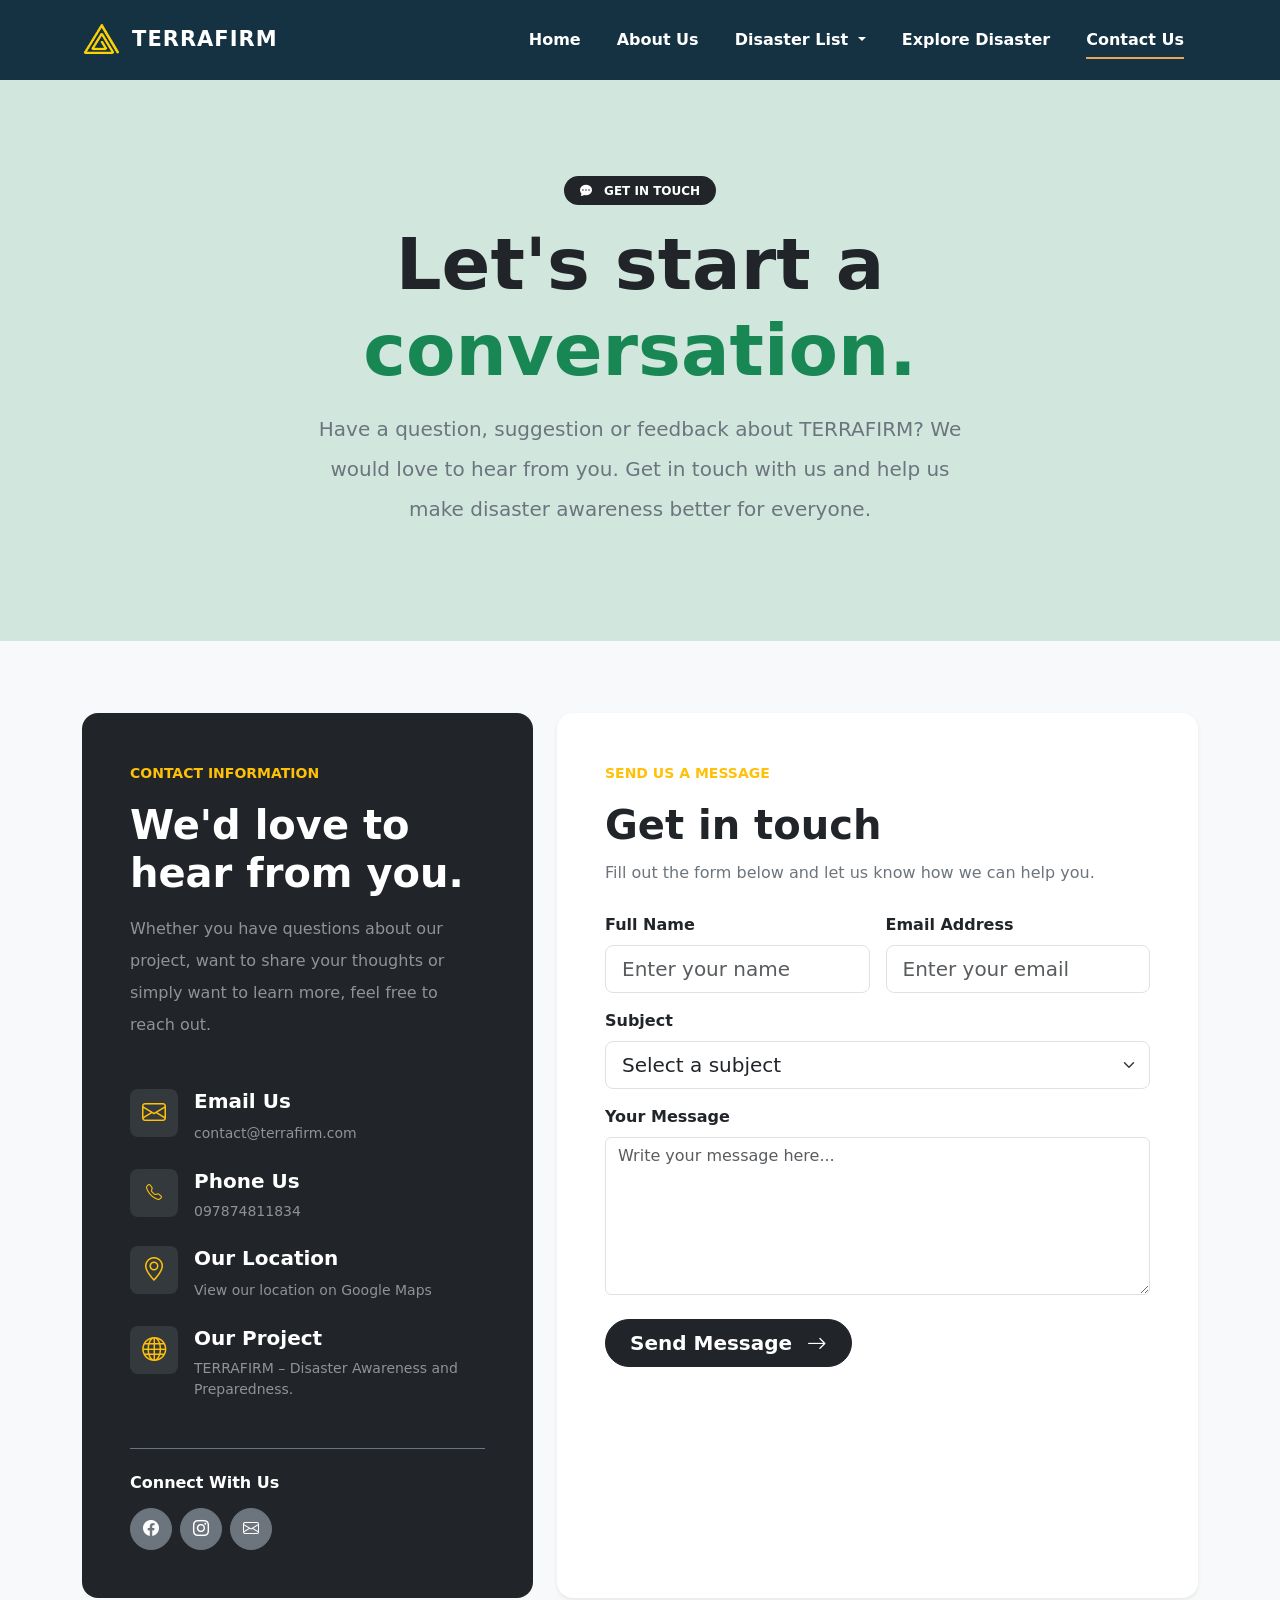
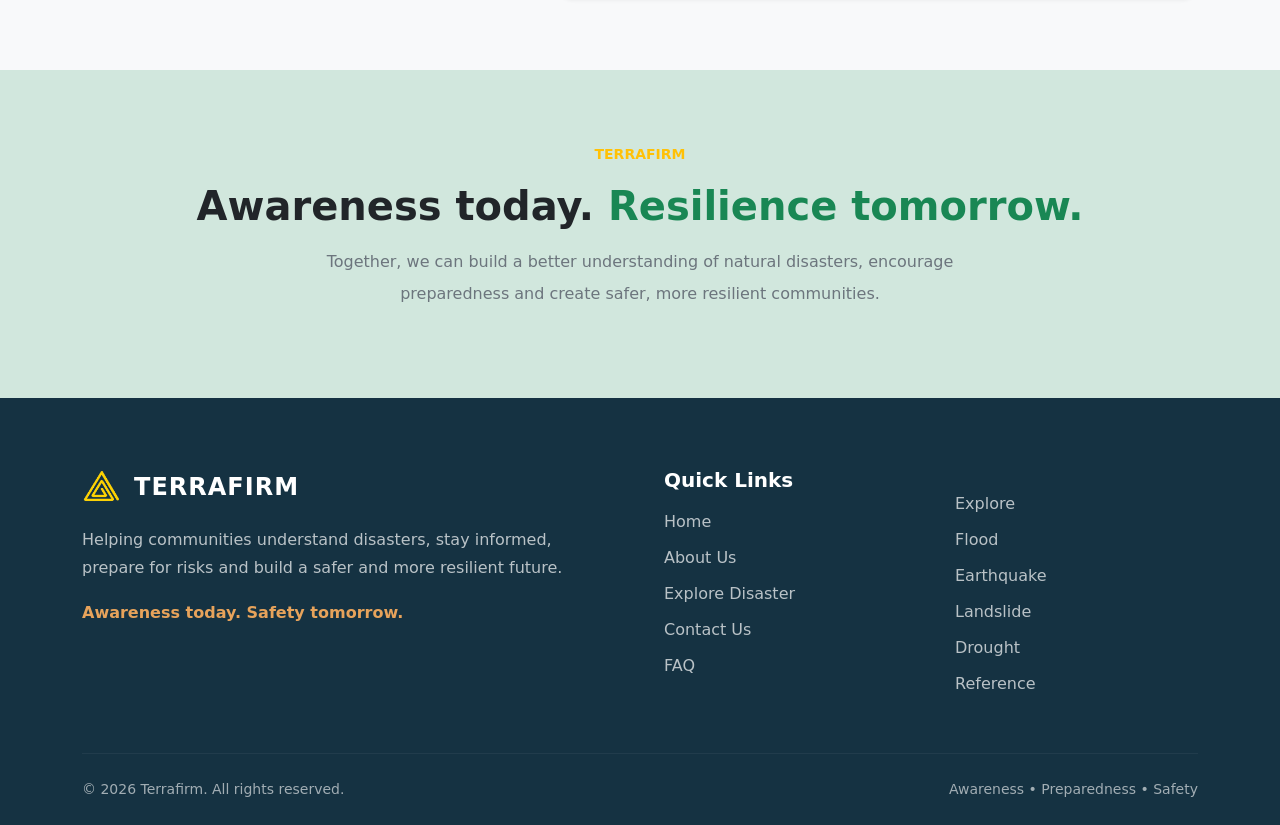
<file: contactUs.html>
<!DOCTYPE html>
<html lang="en">
<head>
    <meta charset="UTF-8">
    <meta name="viewport" content="width=device-width, initial-scale=1.0">
    <title>Contact Us - TERRAFIRM</title>
    <link rel="icon" type="image/x-icon" href="./img/Logo.png">
    <!-- Bootstrap 5 CSS CDN -->
    <link href="https://cdn.jsdelivr.net/npm/bootstrap@5.3.3/dist/css/bootstrap.min.css" rel="stylesheet">
    <link rel="stylesheet" href="https://cdn.jsdelivr.net/npm/bootstrap-icons@1.11.3/font/bootstrap-icons.min.css">
    <link rel="stylesheet" href="style.css">
</head>
<body class="d-flex flex-column min-vh-100">
    <nav class="navbar navbar-expand-lg navbar-dark">
        <div class="container">
            <a class="navbar-brand d-flex align-items-center" href="./index.html">
                <img src="./img/Logo.png" alt="TERRAFIRM Logo" class="logo">
                <span class="brand-name">TERRAFIRM</span>
            </a>

            <!-- Burger -->
            <button class="navbar-toggler border-0 shadow-none" type="button" data-bs-toggle="collapse" data-bs-target="#navbarNav" aria-controls="navbarNav" aria-expanded="false" aria-label="Toggle navigation">
                <span class="navbar-toggler-icon"></span>
            </button>

            <div class="collapse navbar-collapse" id="navbarNav">
                <ul class="navbar-nav ms-auto align-items-lg-center gap-lg-2">
                    <li class="nav-item">
                        <a class="nav-link" href="./index.html">
                            Home
                        </a>
                    </li>

                    <li class="nav-item">
                        <a class="nav-link" href="./aboutUs.html">
                            About Us
                        </a>
                    </li>

                    <!-- Disaster Dropdown -->
                    <li class="nav-item dropdown">
                        <a class="nav-link dropdown-toggle" href="#" role="button" data-bs-toggle="dropdown" aria-expanded="false"> Disaster List </a>

                        <ul class="dropdown-menu">
                            <li>
                                <a class="dropdown-item" href="./flood.html">
                                    <i class="bi bi-water me-2"></i>
                                    Flood
                                </a>
                            </li>

                            <li>
                                <a class="dropdown-item" href="./earthquake.html">
                                    <i class="bi bi-globe-americas me-2"></i>
                                    Earthquake
                                </a>
                            </li>

                            <li>
                                <a class="dropdown-item" href="./landslide.html">
                                    <i class="bi bi-tree me-2"></i>
                                    Landslide
                                </a>
                            </li>

                            <li>
                                <a class="dropdown-item" href="./drought.html">
                                    <i class="bi bi-brightness-high me-2"></i>
                                    Drought
                                </a>
                            </li>
                        </ul>
                    </li>

                    <li class="nav-item">
                        <a class="nav-link" href="./explore.html">
                            Explore Disaster
                        </a>
                    </li>

                    <li class="nav-item">
                        <a class="nav-link contact-link active" href="./contactUs.html">
                            Contact Us
                        </a>
                    </li>
                </ul>
            </div>
        </div>
    </nav>

    <main class="flex-fill">
        <!-- Section 1 -->
        <section class="bg-success-subtle py-5">
            <div class="container py-5 text-center">
                <span class="badge rounded-pill px-3 py-2 text-bg-dark">
                    <i class="bi bi-chat-dots-fill me-2"></i>
                    GET IN TOUCH
                </span>

                <h1 class="display-2 fw-bold mt-3">
                    Let's start a
                    <span class="text-success d-block">conversation.</span>
                </h1>

                <p class="text-secondary mx-auto mt-3 fs-5 lh-lg" style="max-width: 650px;">
                    Have a question, suggestion or feedback about TERRAFIRM?
                    We would love to hear from you. Get in touch with us
                    and help us make disaster awareness better for everyone.
                </p>
            </div>
        </section>

        <!-- Section 2 -->
        <section class="bg-body-tertiary py-5">
            <div class="container py-lg-4">

                <div class="row g-4 align-items-stretch">
                    <div class="col-lg-5">
                        <div class="bg-dark text-white rounded-4 p-4 p-md-5 h-100">
                            <span class="text-warning small fw-bold">
                                CONTACT INFORMATION
                            </span>

                            <h2 class="fw-bold mt-3 display-6">
                                We'd love to hear from you.
                            </h2>

                            <p class="text-white-50 mt-3 mb-5 lh-lg">
                                Whether you have questions about our project,
                                want to share your thoughts or simply want
                                to learn more, feel free to reach out.
                            </p>

                            <!-- Email -->
                            <div class="d-flex gap-3 align-items-start mb-4">
                                <div class="bg-secondary bg-opacity-25 text-warning rounded-3 d-flex align-items-center justify-content-center flex-shrink-0" style="width:48px;height:48px;">
                                    <i class="bi bi-envelope fs-4"></i>
                                </div>

                                <div>
                                    <h5 class="fw-bold">Email Us</h5>
                                    <a class="text-decoration-none text-white-50 small mb-0 text-break" href="mailto:cuteBoyLay">contact@terrafirm.com</a>
                                </div>
                            </div>

                            <!-- Phone -->
                            <div class="d-flex gap-3 align-items-start mb-4">
                                <div class="bg-secondary bg-opacity-25 text-warning rounded-3 d-flex align-items-center justify-content-center flex-shrink-0" style="width:48px;height:48px;">
                                    <i class="bi bi-telephone"></i>
                                </div>

                                <div>
                                    <h5 class="fw-bold">Phone Us</h5>
                                    <p class="text-white-50 small mb-0 text-break">
                                        097874811834
                                    </p>
                                </div>
                            </div>

                            <!-- Location -->
                            <div class="d-flex gap-3 align-items-start mb-4">
                                <div class="bg-secondary bg-opacity-25 text-warning rounded-3 d-flex align-items-center justify-content-center flex-shrink-0" style="width:48px;height:48px;">
                                    <i class="bi bi-geo-alt fs-4"></i>
                                </div>

                                <div>
                                    <h5 class="fw-bold">Our Location</h5>
                                    <a class="text-decoration-none text-white-50 small mb-0" href="https://www.google.com/maps?q=16.823839,96.125701&ll=16.823839,96.125701&z=16m" target="_blank">
                                        View our location on Google Maps
                                    </a>
                                </div>
                            </div>

                            <!-- Project -->
                            <div class="d-flex gap-3 align-items-start mb-4">

                                <div class="bg-secondary bg-opacity-25 text-warning rounded-3 d-flex align-items-center justify-content-center flex-shrink-0" style="width:48px;height:48px;">
                                    <i class="bi bi-globe fs-4"></i>
                                </div>

                                <div>
                                    <h5 class="fw-bold">Our Project</h5>
                                    <p class="text-white-50 small mb-0">
                                        TERRAFIRM – Disaster Awareness
                                        and Preparedness.
                                    </p>
                                </div>
                            </div>

                            <!-- SOCIAL MEDIA -->
                            <div class="border-top border-secondary pt-4 mt-5">
                                <h6 class="fw-bold mb-3">
                                    Connect With Us
                                </h6>

                                <div class="d-flex gap-2">
                                    <a href="facebook.com" class="btn btn-secondary rounded-circle d-flex align-items-center justify-content-center" style="width:42px;height:42px;">
                                        <i class="bi bi-facebook"></i>
                                    </a>

                                    <a href="instagram.com" class="btn btn-secondary rounded-circle d-flex align-items-center justify-content-center" style="width:42px;height:42px;">
                                        <i class="bi bi-instagram"></i>
                                    </a>

                                    <a href="mailto:terrafirm@gmail.com" class="btn btn-secondary rounded-circle d-flex align-items-center justify-content-center" style="width:42px;height:42px;">
                                        <i class="bi bi-envelope"></i>
                                    </a>
                                </div>
                            </div>
                        </div>
                    </div>

                    <div class="col-lg-7">
                        <div class="bg-white rounded-4 shadow-sm p-4 p-md-5 h-100">
                            <span class="text-warning small fw-bold">
                                SEND US A MESSAGE
                            </span>

                            <h2 class="fw-bold mt-3 display-6 text-dark">
                                Get in touch
                            </h2>

                            <p class="text-secondary mb-4 lh-lg">
                                Fill out the form below and let us know
                                how we can help you.
                            </p>

                            <form action="#" method="POST">
                                <div class="row g-3">

                                    <!-- Name -->
                                    <div class="col-md-6">

                                        <label for="fullName" class="form-label fw-semibold">
                                            Full Name
                                        </label>

                                        <input type="text" class="form-control form-control-lg" id="fullName" name="fullName" placeholder="Enter your name" required>
                                    </div>

                                    <!-- Email -->
                                    <div class="col-md-6">
                                        <label for="email" class="form-label fw-semibold">
                                            Email Address
                                        </label>

                                        <input type="email" class="form-control form-control-lg" id="email" name="email" placeholder="Enter your email" required>
                                    </div>

                                    <!-- Option -->
                                    <div class="col-12">
                                        <label for="subject" class="form-label fw-semibold">
                                            Subject
                                        </label>

                                        <select class="form-select form-select-lg" id="subject" name="subject" required>
                                            <option value="" selected disabled>
                                                Select a subject
                                            </option>

                                            <option value="general">
                                                General Inquiry
                                            </option>

                                            <option value="feedback">
                                                Feedback & Suggestions
                                            </option>

                                            <option value="disaster">
                                                Disaster Information
                                            </option>

                                            <option value="other">
                                                Other
                                            </option>
                                        </select>
                                    </div>

                                    <!-- Message -->
                                    <div class="col-12">
                                        <label for="message" class="form-label fw-semibold">
                                            Your Message
                                        </label>

                                        <textarea class="form-control" id="message" name="message" rows="6" placeholder="Write your message here..."required></textarea>
                                    </div>

                                    <!-- Submit -->
                                    <div class="col-12 mt-4">
                                        <button type="submit" class="btn btn-dark btn-lg rounded-pill px-4 fw-bold">
                                            Send Message
                                            <i class="bi bi-arrow-right ms-2"></i>
                                        </button>
                                    </div>
                                </div>
                            </form>
                        </div>
                    </div>
                </div>
            </div>
        </section>

        <!-- Final Section -->
        <section class="bg-success-subtle py-5">
            <div class="container py-4 text-center">
                <span class="text-warning small fw-bold">
                    TERRAFIRM
                </span>

                <h2 class="fw-bold mt-3 display-6">
                    Awareness today.
                    <span class="text-success">
                        Resilience tomorrow.
                    </span>
                </h2>

                <p class="text-secondary mx-auto mt-3 lh-lg" style="max-width:650px;">
                    Together, we can build a better understanding of natural
                    disasters, encourage preparedness and create safer,
                    more resilient communities.
                </p>
            </div>
        </section>
    </main>

    <footer>
        <div class="container">
            <div class="row g-5">
                <div class="col-lg-6">
                    <div class="footer-brand">
                        <img src="./img/Logo.png" alt="TERRAFIRM Logo">
                        <h4>TERRAFIRM</h4>
                    </div>

                    <p class="footer-text">
                        Helping communities understand disasters,
                        stay informed, prepare for risks and build
                        a safer and more resilient future.
                    </p>

                    <div class="footer-slogan">
                        Awareness today. Safety tomorrow.
                    </div>
                </div>

                <div class="col-6 col-lg-3">
                    <h5>Quick Links</h5>

                    <a href="./index.html">Home</a>
                    <a href="./aboutUs.html">About Us</a>
                    <a href="./explore.html">Explore Disaster</a>
                    <a href="./contactUs.html">Contact Us</a>
                    <a href="./FAQ.html">FAQ</a>
                </div>

                <div class="col-6 col-lg-3">
                    <br>

                    <a href="./explore.html">Explore</a>
                    <a href="./flood.html">Flood</a>
                    <a href="./earthquake.html">Earthquake</a>
                    <a href="./landslide.html">Landslide</a>
                    <a href="./drought.html">Drought</a>
                    <a href="./reference.html">Reference</a>
                </div>
            </div>

            <hr>

            <div class="footer-bottom">
                <p>
                    © 2026 Terrafirm. All rights reserved.
                </p>

                <p>
                    Awareness • Preparedness • Safety
                </p>
            </div>
        </div>
    </footer>

    <!-- Bootstrap 5 JS Bundle CDN -->
    <script src="https://cdn.jsdelivr.net/npm/bootstrap@5.3.3/dist/js/bootstrap.bundle.min.js"></script>
</body>
</html>
</file>
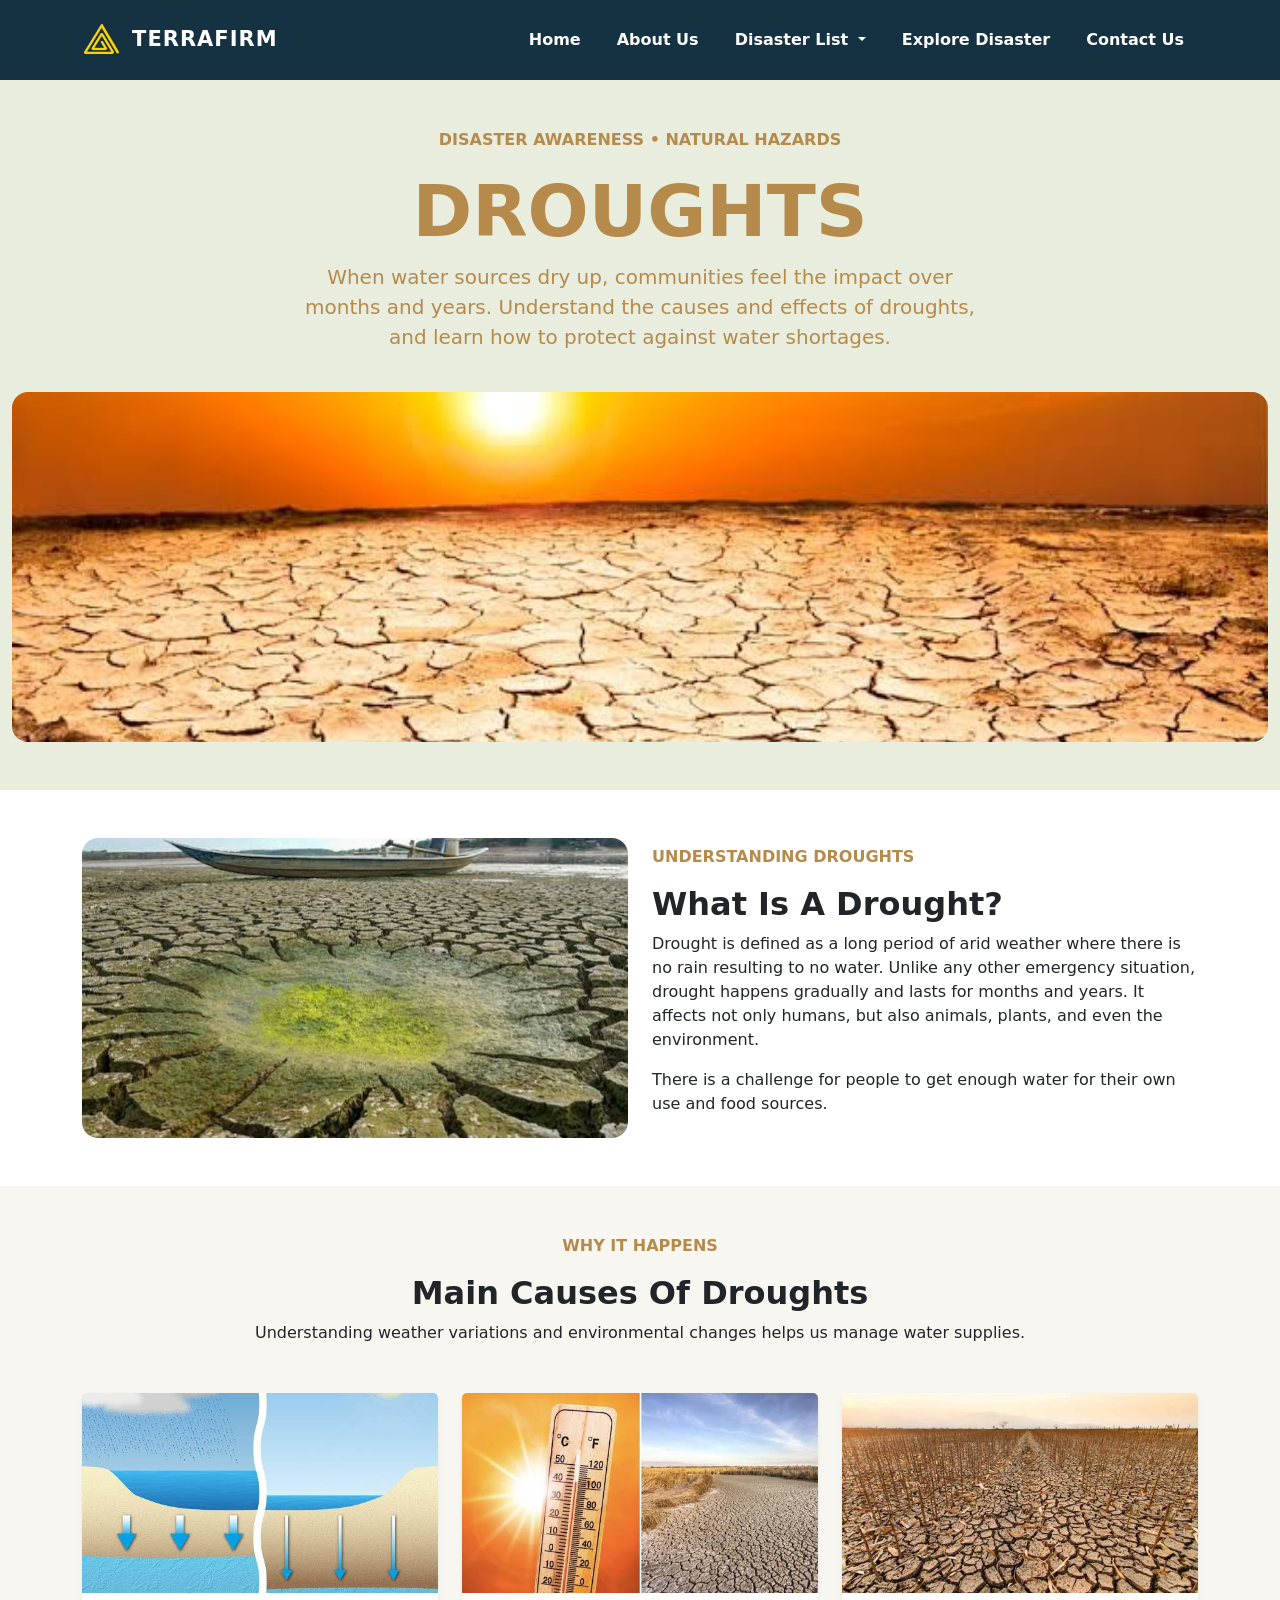
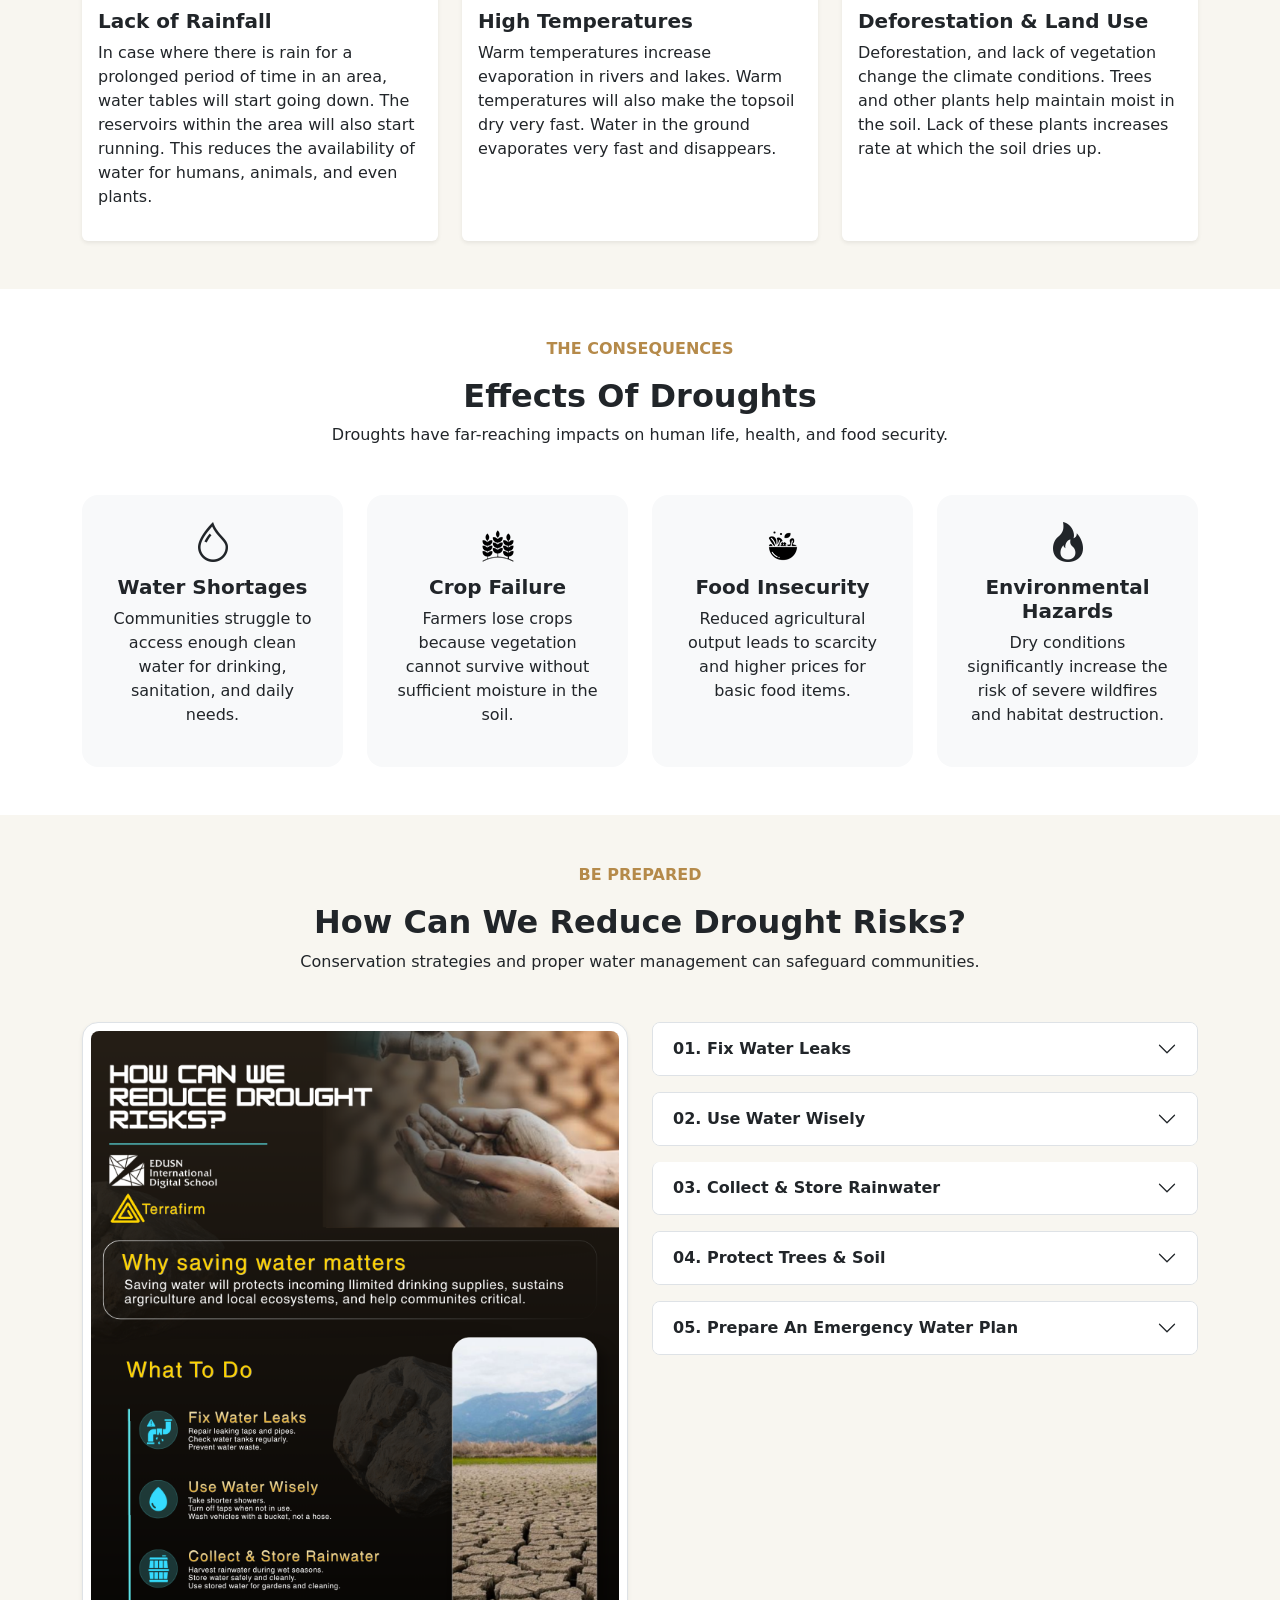
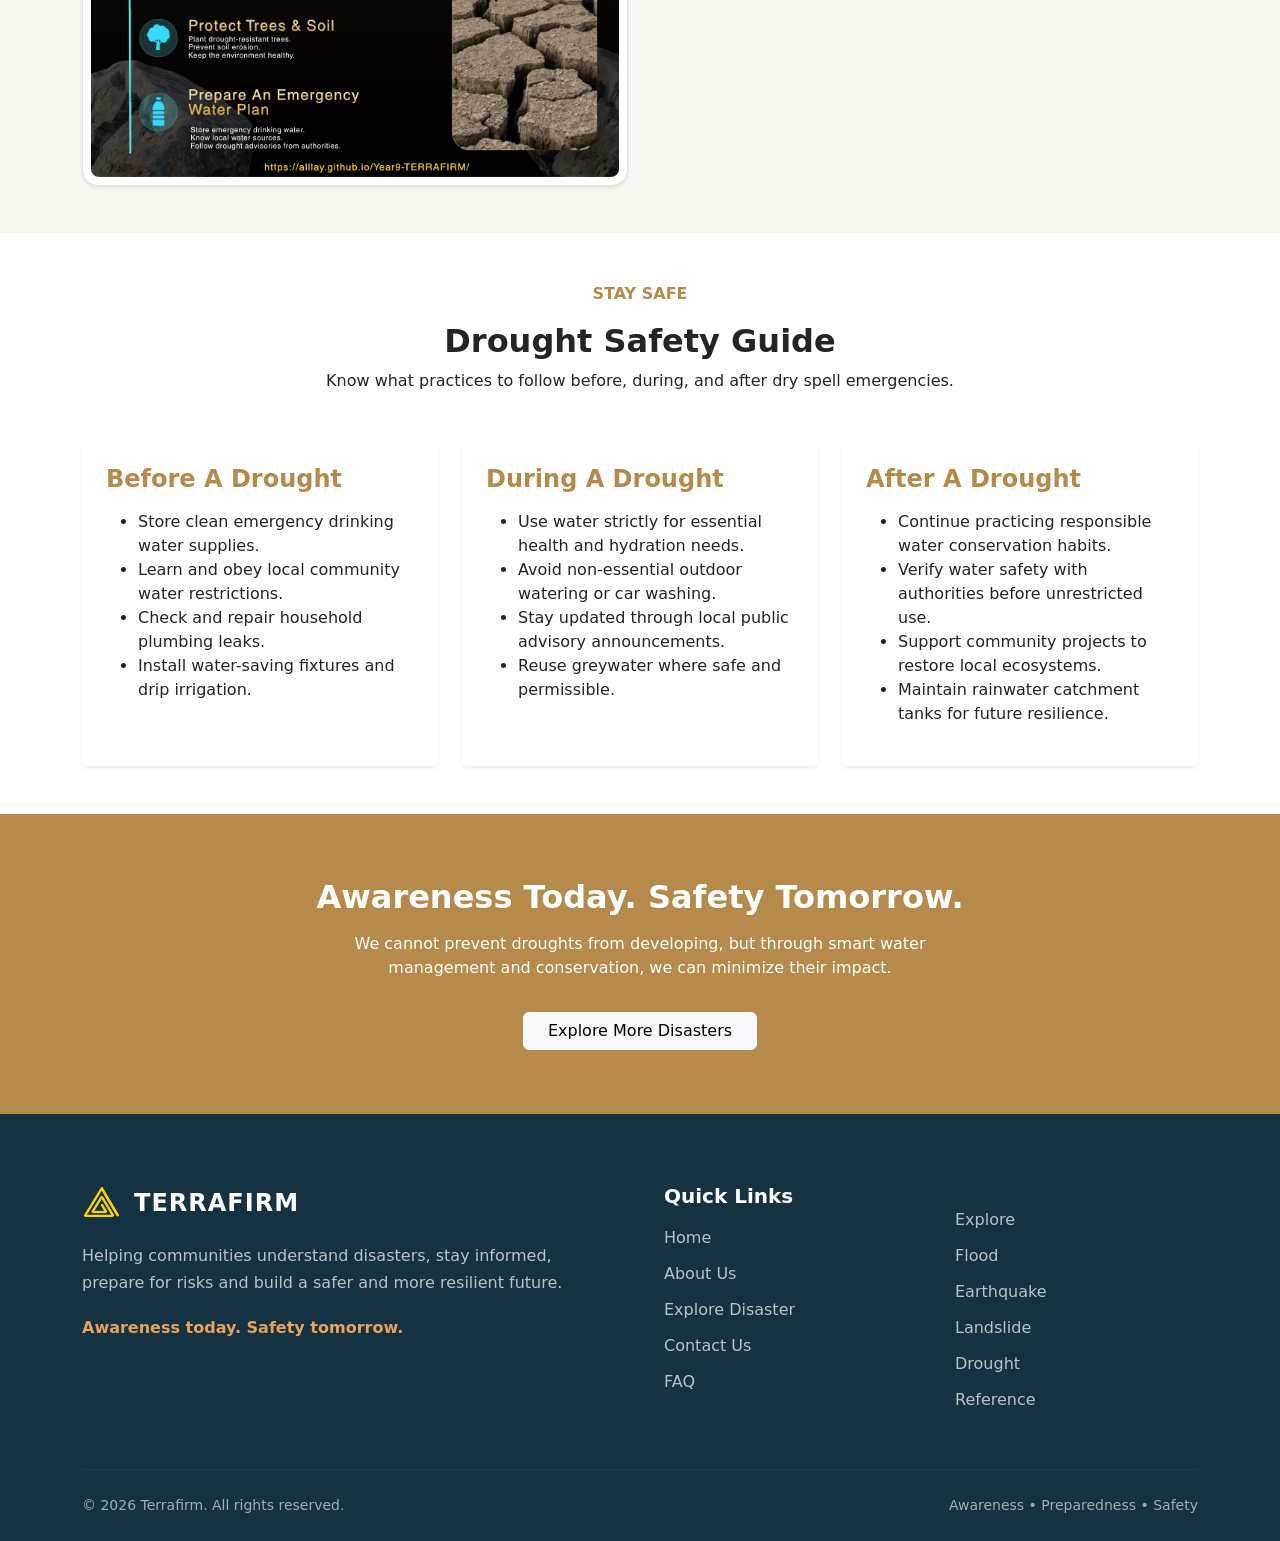
<file: drought.html>
<!DOCTYPE html>
<html lang="en">
<head>
    <meta charset="UTF-8">
    <meta name="viewport" content="width=device-width, initial-scale=1.0">
    <title>Drought - TERRAFIRM</title>
    <link rel="icon" type="image/x-icon" href="./img/Logo.png">
    <!-- Bootstrap 5 CSS CDN -->
    <link href="https://cdn.jsdelivr.net/npm/bootstrap@5.3.3/dist/css/bootstrap.min.css" rel="stylesheet">
    <link rel="stylesheet" href="https://cdn.jsdelivr.net/npm/bootstrap-icons@1.11.3/font/bootstrap-icons.min.css">
    <link rel="stylesheet" href="style.css">
    <style>
    </style>
</head>
<body class="d-flex flex-column min-vh-100">
    <nav class="navbar navbar-expand-lg navbar-dark">
        <div class="container">
            <a class="navbar-brand d-flex align-items-center" href="./index.html">
                <img src="./img/Logo.png" alt="TERRAFIRM Logo" class="logo">
                <span class="brand-name">TERRAFIRM</span>
            </a>

            <!-- Burger -->
            <button class="navbar-toggler border-0 shadow-none" type="button" data-bs-toggle="collapse" data-bs-target="#navbarNav" aria-controls="navbarNav" aria-expanded="false" aria-label="Toggle navigation">
                <span class="navbar-toggler-icon"></span>
            </button>

            <div class="collapse navbar-collapse" id="navbarNav">
                <ul class="navbar-nav ms-auto align-items-lg-center gap-lg-2">
                    <li class="nav-item">
                        <a class="nav-link" href="./index.html">Home</a>
                    </li>
                    <li class="nav-item">
                        <a class="nav-link" href="./aboutUs.html">About Us</a>
                    </li>

                    <!-- Disaster Dropdown -->
                    <li class="nav-item dropdown">
                        <a class="nav-link dropdown-toggle active" href="#" role="button" data-bs-toggle="dropdown" aria-expanded="false"> Disaster List </a>
                        <ul class="dropdown-menu">
                            <li>
                                <a class="dropdown-item" href="./flood.html">
                                    <i class="bi bi-water me-2"></i>Flood
                                </a>
                            </li>
                            <li>
                                <a class="dropdown-item" href="./earthquake.html">
                                    <i class="bi bi-globe-americas me-2"></i>Earthquake
                                </a>
                            </li>
                            <li>
                                <a class="dropdown-item" href="./landslide.html">
                                    <i class="bi bi-tree me-2"></i>Landslide
                                </a>
                            </li>
                            <li>
                                <a class="dropdown-item active" href="./drought.html">
                                    <i class="bi bi-brightness-high me-2"></i>Drought
                                </a>
                            </li>
                        </ul>
                    </li>

                    <li class="nav-item">
                        <a class="nav-link" href="./explore.html">Explore Disaster</a>
                    </li>
                    <li class="nav-item">
                        <a class="nav-link contact-link" href="./contactUs.html">Contact Us</a>
                    </li>
                </ul>
            </div>
        </div>
    </nav>

    <main class="flex-fill">
        <!-- Section 1 -->
        <section class="container-fluid py-5 text-center" style="background-color: #e9edde; color: #b58a4a;">
                <p class="text-uppercase fw-bold">Disaster Awareness • Natural Hazards</p>
                <h1 class="display-2 fw-bold">DROUGHTS</h1>

                <p class="lead mx-auto" style="max-width: 700px;">
                    When water sources dry up, communities feel the impact over months and years.
                    Understand the causes and effects of droughts, and learn how to protect against water shortages.
                </p>

                <img src="./img/Disasters/Drought/images (1).jpg" alt="Drought cracked land" class="img-fluid rounded-4 w-100 mt-4" style="height: 350px; object-fit: cover;">
            </div>
        </section>

        <!-- Section 2 -->
        <section class="container py-5">
            <div class="row align-items-center g-4">
                <div class="col-md-6">
                    <img src="./img/drought.jpg" alt="Dry land during a drought" class="img-fluid rounded-4 w-100" style="height: 300px; object-fit: cover;">
                </div>

                <div class="col-md-6">
                    <p class="text-uppercase fw-bold text-warning" style="color: #b58a4a !important;">Understanding Droughts</p>
                    <h2 class="fw-bold">What Is A Drought?</h2>

                    <p>
                        Drought is defined as a long period of arid weather where there is no rain resulting to no water. Unlike any other emergency situation, drought happens gradually and lasts for months and years. It affects not only humans, but also animals, plants, and even the environment.
                    </p>

                    <p>
                        There is a challenge for people to get enough water for their own use and food sources.
                    </p>
                </div>
            </div>
        </section>

        <!-- Section 3 -->
        <section class="container-fluid py-5" style="background-color: #f8f6f0;">
            <div class="container">
                <div class="text-center mb-5">
                    <p class="text-uppercase fw-bold" style="color: #b58a4a;">Why It Happens</p>
                    <h2 class="fw-bold">Main Causes Of Droughts</h2>
                    <p>Understanding weather variations and environmental changes helps us manage water supplies.</p>
                </div>

                <div class="row g-4">
                    <div class="col-md-4">
                        <div class="card border-0 shadow-sm h-100">
                            <img src="./img/Disasters/Drought/images (4).jpg" alt="Lack of rainfall" class="card-img-top" style="height: 200px; object-fit: cover;">
                            <div class="card-body">
                                <h5 class="fw-bold">Lack of Rainfall</h5>
                                <p>
                                    In case where there is rain for a prolonged period of time in an area, water tables will start going down. The reservoirs within the area will also start running. This reduces the availability of water for humans, animals, and even plants.
                                </p>
                            </div>
                        </div>
                    </div>

                    <div class="col-md-4">
                        <div class="card border-0 shadow-sm h-100">
                            <img src="./img/Disasters/Drought/images (5).jpg" alt="High temperatures" class="card-img-top" style="height: 200px; object-fit: cover;">
                            <div class="card-body">
                                <h5 class="fw-bold">High Temperatures</h5>
                                <p>
                                    Warm temperatures increase evaporation in rivers and lakes. Warm temperatures will also make the topsoil dry very fast. Water in the ground evaporates very fast and disappears.
                                </p>
                            </div>
                        </div>
                    </div>

                    <div class="col-md-4">
                        <div class="card border-0 shadow-sm h-100">
                            <img src="./img/Disasters/Drought/images (6).jpg" alt="Deforestation" class="card-img-top" style="height: 200px; object-fit: cover;">
                            <div class="card-body">
                                <h5 class="fw-bold">Deforestation & Land Use</h5>
                                <p>
                                    Deforestation, and lack of vegetation change the climate conditions. Trees and other plants help maintain moist in the soil. Lack of these plants increases rate at which the soil dries up.
                                </p>
                            </div>
                        </div>
                    </div>
                </div>
            </div>
        </section>

        <!-- Section 4 -->
        <section class="container py-5">
            <div class="text-center mb-5">
                <p class="text-uppercase fw-bold" style="color: #b58a4a;">The Consequences</p>
                <h2 class="fw-bold">Effects Of Droughts</h2>
                <p>Droughts have far-reaching impacts on human life, health, and food security.</p>
            </div>

            <div class="row g-4">
                <div class="col-md-3">
                    <div class="p-4 bg-light rounded-4 h-100 text-center">
                        <h1><i class="bi bi-droplet"></i></h1>
                        <h5 class="fw-bold">Water Shortages</h5>
                        <p>Communities struggle to access enough clean water for drinking, sanitation, and daily needs.</p>
                    </div>
                </div>

                <div class="col-md-3">
                    <div class="p-4 bg-light rounded-4 h-100 text-center">
                        <h1><img src="./img/icon/harvest.png" alt=""></h1>
                        <h5 class="fw-bold">Crop Failure</h5>
                        <p>Farmers lose crops because vegetation cannot survive without sufficient moisture in the soil.</p>
                    </div>
                </div>

                <div class="col-md-3">
                    <div class="p-4 bg-light rounded-4 h-100 text-center">
                        <h1><img src="./img/icon/salad.png" alt=""></h1>
                        <h5 class="fw-bold">Food Insecurity</h5>
                        <p>Reduced agricultural output leads to scarcity and higher prices for basic food items.</p>
                    </div>
                </div>

                <div class="col-md-3">
                    <div class="p-4 bg-light rounded-4 h-100 text-center">
                        <h1><i class="bi bi-fire"></i></h1>
                        <h5 class="fw-bold">Environmental Hazards</h5>
                        <p>Dry conditions significantly increase the risk of severe wildfires and habitat destruction.</p>
                    </div>
                </div>
            </div>
        </section>

        <!-- Section 5 -->
        <section class="container-fluid py-5" style="background-color: #f8f6f0;">
            <div class="container">
                <div class="text-center mb-5">
                    <p class="text-uppercase fw-bold" style="color: #b58a4a;">Be Prepared</p>
                    <h2 class="fw-bold">How Can We Reduce Drought Risks?</h2>
                    <p>Conservation strategies and proper water management can safeguard communities.</p>
                </div>
        
                <div class="row align-items-start g-4">
                    <div class="col-md-6">
                        <div class="rounded-4 border bg-white p-2 shadow-sm poster-scroll-box">
                            <img src="./img/Posters/7.png" alt="Water conservation storage" class="img-fluid rounded-3 w-100 d-block">
                        </div>
                    </div>
        
                    <!-- Solutions -->
                    <div class="col-md-6">
                        <div class="accordion" id="droughtAccordion">
                            <div class="accordion-item mb-3 border rounded-3 overflow-hidden">
                                <h2 class="accordion-header" id="droughtHeadingOne">
                                    <button class="accordion-button fw-bold collapsed" type="button" data-bs-toggle="collapse" data-bs-target="#droughtCollapseOne" aria-expanded="false" aria-controls="droughtCollapseOne">
                                        01. Fix Water Leaks
                                    </button>
                                </h2>
                                <div id="droughtCollapseOne" class="accordion-collapse collapse" aria-labelledby="droughtHeadingOne" data-bs-parent="#droughtAccordion">
                                    <div class="accordion-body">
                                        Promptly repair all leaking taps, faulty faucets, and cracked underground or exposed pipes to stop constant water loss.
                                        Inspect household water tanks, storage drums, and plumbing connections regularly to catch minor drips before they turn into major leaks.
                                        Prevent unnecessary water waste around your home by ensuring all valves and outdoor spigots are tightly sealed after every use.
                                    </div>
                                </div>
                            </div>
        
                            <div class="accordion-item mb-3 border rounded-3 overflow-hidden">
                                <h2 class="accordion-header" id="droughtHeadingTwo">
                                    <button class="accordion-button fw-bold collapsed" type="button" data-bs-toggle="collapse" data-bs-target="#droughtCollapseTwo" aria-expanded="false" aria-controls="droughtCollapseTwo">
                                        02. Use Water Wisely
                                    </button>
                                </h2>
                                <div id="droughtCollapseTwo" class="accordion-collapse collapse" aria-labelledby="droughtHeadingTwo" data-bs-parent="#droughtAccordion">
                                    <div class="accordion-body">
                                        Take shorter showers and consider installing low-flow showerheads to significantly reduce your daily household water consumption.
                                        Always turn off taps tightly when brushing your teeth, shaving, or washing dishes instead of letting the water run continuously.
                                        Wash cars, motorcycles, and outdoor surfaces using a bucket and sponge rather than a running garden hose to save hundreds of liters of water.
                                    </div>
                                </div>
                            </div>
        
                            <div class="accordion-item rounded-3 mb-3 overflow-hidden">
                                <h2 class="accordion-header" id="droughtHeadingThree">
                                    <button class="accordion-button fw-bold collapsed" type="button" data-bs-toggle="collapse" data-bs-target="#droughtCollapseThree" aria-expanded="false" aria-controls="droughtCollapseThree">
                                        03. Collect & Store Rainwater
                                    </button>
                                </h2>
                                <div id="droughtCollapseThree" class="accordion-collapse collapse" aria-labelledby="droughtHeadingThree" data-bs-parent="#droughtAccordion">
                                    <div class="accordion-body">
                                        Harvest rainwater during wet seasons using clean roof gutters and downspouts to capture runoff for future dry periods.
                                        Store collected water safely in covered, clean containers to prevent evaporation, contamination, and mosquito breeding.
                                        Use stored rainwater for watering gardens, flushing toilets, and outdoor cleaning tasks to preserve treated drinking water supplies.
                                    </div>
                                </div>
                            </div>
                            
                            <div class="accordion-item mb-3 border rounded-3 overflow-hidden">
                                <h2 class="accordion-header" id="droughtHeadingFour">
                                    <button class="accordion-button fw-bold collapsed" type="button" data-bs-toggle="collapse" data-bs-target="#droughtCollapseFour" aria-expanded="false" aria-controls="droughtCollapseFour">
                                        04. Protect Trees & Soil
                                    </button>
                                </h2>
                                <div id="droughtCollapseFour" class="accordion-collapse collapse" aria-labelledby="droughtHeadingFour" data-bs-parent="#droughtAccordion">
                                    <div class="accordion-body">
                                        Plant native, drought-resistant trees and shrubs that thrive in dry conditions and require minimal supplemental watering.
                                        Prevent soil erosion and retain ground moisture by applying organic mulch around plants and maintaining healthy ground cover.
                                        Keep the local environment healthy by protecting watersheds and avoiding the disposal of pollutants near soil and waterways.
                                    </div>
                                </div>
                            </div>
        
                            <div class="accordion-item mb-3 border rounded-3 overflow-hidden">
                                <h2 class="accordion-header" id="droughtHeadingFive">
                                    <button class="accordion-button fw-bold collapsed" type="button" data-bs-toggle="collapse" data-bs-target="#droughtCollapseFive" aria-expanded="false" aria-controls="droughtCollapseFive">
                                        05. Prepare An Emergency Water Plan
                                    </button>
                                </h2>
                                <div id="droughtCollapseFive" class="accordion-collapse collapse" aria-labelledby="droughtHeadingFive" data-bs-parent="#droughtAccordion">
                                    <div class="accordion-body">
                                        Store an adequate supply of clean emergency drinking water in sealed containers to sustain your household during severe shortages.
                                        Identify and map out local community water sources, wells, and distribution points in advance so you know where to go if supplies run low.
                                        Closely follow drought advisories, water usage restrictions, and conservation guidelines issued by local authorities.
                                    </div>
                                </div>
                            </div>
                        </div>
                    </div>
                </div>
            </div>
        </section>

        <!-- Section 6 -->
        <section class="container py-5">
            <div class="text-center mb-5">
                <p class="text-uppercase fw-bold" style="color: #b58a4a;">Stay Safe</p>
                <h2 class="fw-bold">Drought Safety Guide</h2>
                <p>Know what practices to follow before, during, and after dry spell emergencies.</p>
            </div>

            <div class="row g-4">
                <div class="col-md-4">
                    <div class="card h-100 border-0 shadow-sm">
                        <div class="card-body p-4">
                            <h4 class="fw-bold" style="color: #b58a4a;">Before A Drought</h4>
                            <ul class="mt-3">
                                <li>Store clean emergency drinking water supplies.</li>
                                <li>Learn and obey local community water restrictions.</li>
                                <li>Check and repair household plumbing leaks.</li>
                                <li>Install water-saving fixtures and drip irrigation.</li>
                            </ul>
                        </div>
                    </div>
                </div>

                <div class="col-md-4">
                    <div class="card h-100 border-0 shadow-sm">
                        <div class="card-body p-4">
                            <h4 class="fw-bold" style="color: #b58a4a;">During A Drought</h4>
                            <ul class="mt-3">
                                <li>Use water strictly for essential health and hydration needs.</li>
                                <li>Avoid non-essential outdoor watering or car washing.</li>
                                <li>Stay updated through local public advisory announcements.</li>
                                <li>Reuse greywater where safe and permissible.</li>
                            </ul>
                        </div>
                    </div>
                </div>

                <div class="col-md-4">
                    <div class="card h-100 border-0 shadow-sm">
                        <div class="card-body p-4">
                            <h4 class="fw-bold" style="color: #b58a4a;">After A Drought</h4>
                            <ul class="mt-3">
                                <li>Continue practicing responsible water conservation habits.</li>
                                <li>Verify water safety with authorities before unrestricted use.</li>
                                <li>Support community projects to restore local ecosystems.</li>
                                <li>Maintain rainwater catchment tanks for future resilience.</li>
                            </ul>
                        </div>
                    </div>
                </div>
            </div>
        </section>

        <!-- Final Section -->
        <section class="container-fluid py-5 text-center text-white" style="background-color: #b58a4a;">
            <div class="container py-3">
                <h2 class="fw-bold">Awareness Today. Safety Tomorrow.</h2>

                <p class="mx-auto mt-3" style="max-width: 650px;">
                    We cannot prevent droughts from developing, but through smart water management and conservation, we can minimize their impact.
                </p>

                <a href="./explore.html" class="btn btn-light mt-3 px-4">
                    Explore More Disasters
                </a>
            </div>
        </section>
    </main>

    <footer>
        <div class="container">
            <div class="row g-5">
                <div class="col-lg-6">
                    <div class="footer-brand">
                        <img src="./img/Logo.png" alt="TERRAFIRM Logo">
                        <h4>TERRAFIRM</h4>
                    </div>

                    <p class="footer-text">
                        Helping communities understand disasters,
                        stay informed, prepare for risks and build
                        a safer and more resilient future.
                    </p>

                    <div class="footer-slogan">
                        Awareness today. Safety tomorrow.
                    </div>
                </div>

                <div class="col-6 col-lg-3">
                    <h5>Quick Links</h5>

                    <a href="./index.html">Home</a>
                    <a href="./aboutUs.html">About Us</a>
                    <a href="./explore.html">Explore Disaster</a>
                    <a href="./contactUs.html">Contact Us</a>
                    <a href="./FAQ.html">FAQ</a>
                </div>

                <div class="col-6 col-lg-3">
                    <br>

                    <a href="./explore.html">Explore</a>
                    <a href="./flood.html">Flood</a>
                    <a href="./earthquake.html">Earthquake</a>
                    <a href="./landslide.html">Landslide</a>
                    <a href="./drought.html">Drought</a>
                    <a href="./reference.html">Reference</a>
                </div>
            </div>

            <hr>

            <div class="footer-bottom">
                <p>© 2026 Terrafirm. All rights reserved.</p>
                <p>Awareness • Preparedness • Safety</p>
            </div>
        </div>
    </footer>

    <!-- Bootstrap 5 JS Bundle CDN -->
    <script src="https://cdn.jsdelivr.net/npm/bootstrap@5.3.3/dist/js/bootstrap.bundle.min.js"></script>
</body>
</html>
</file>
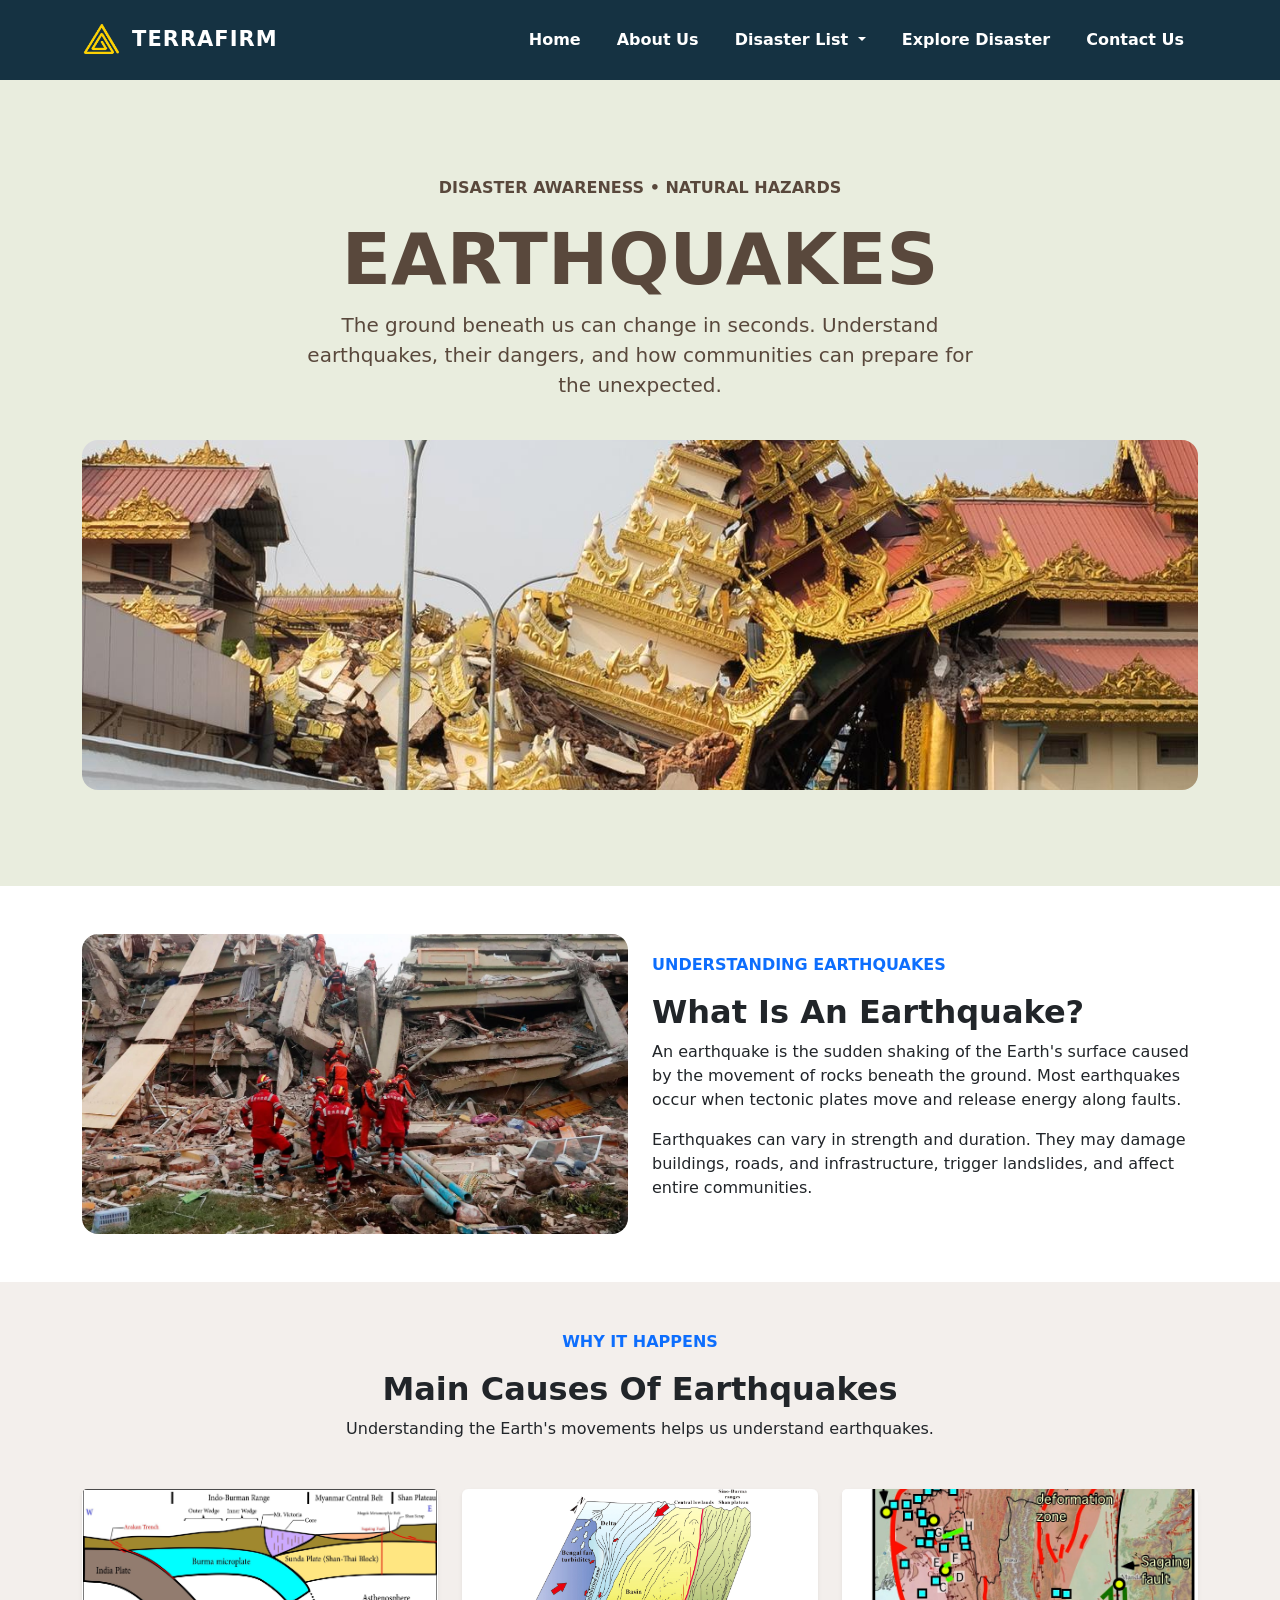
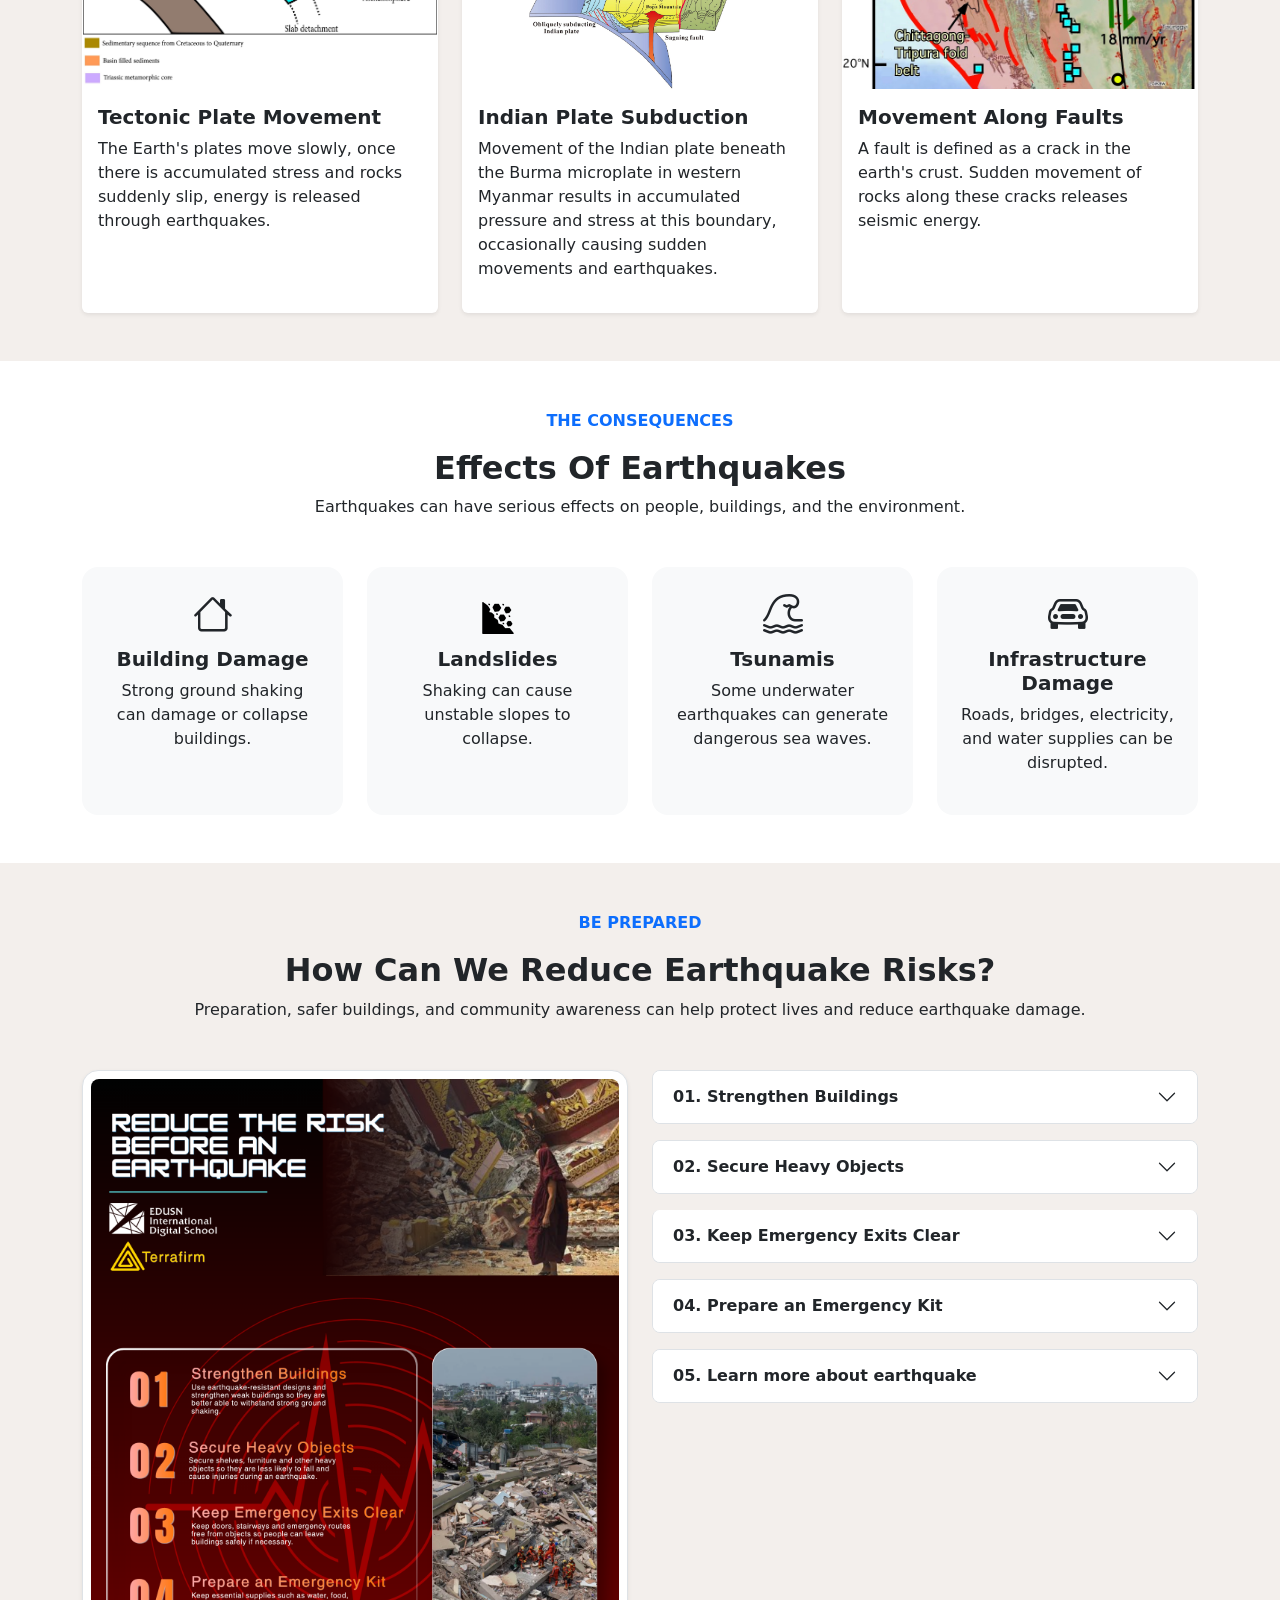
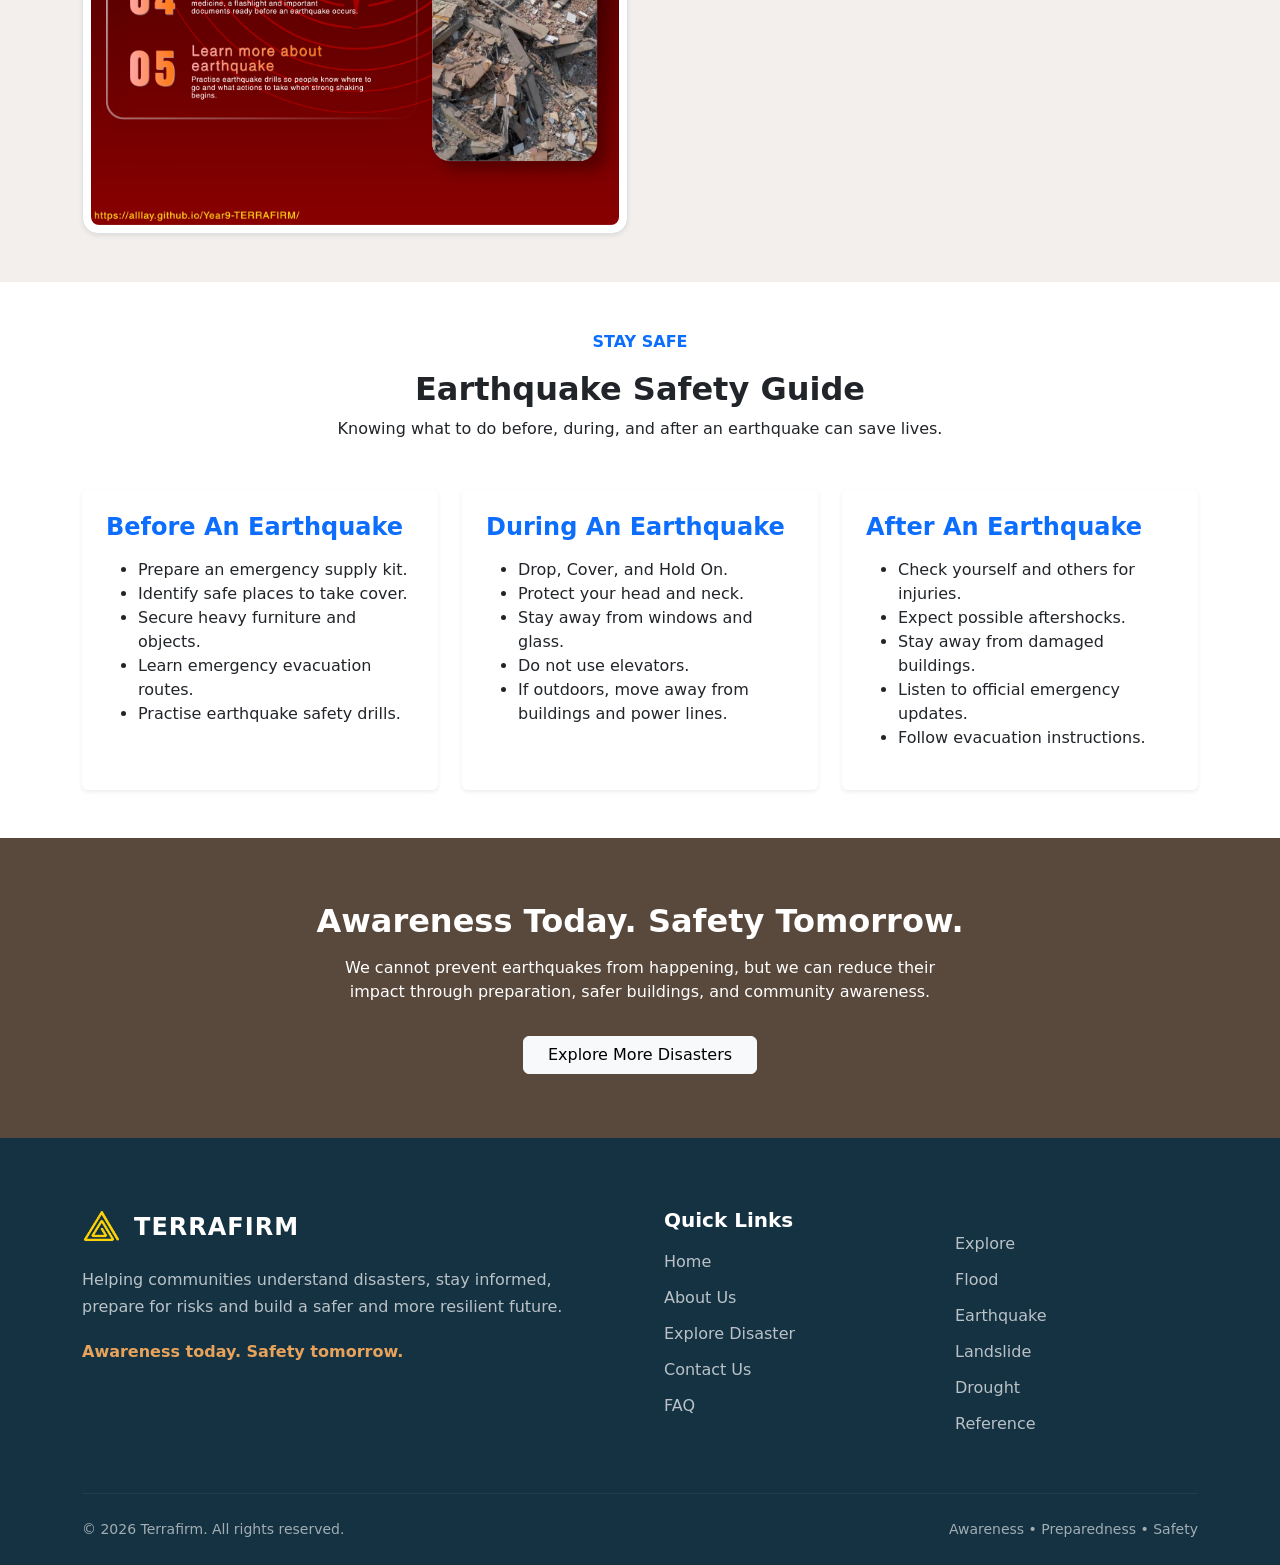
<file: earthquake.html>
<!DOCTYPE html>
<html lang="en">
<head>
    <meta charset="UTF-8">
    <meta name="viewport" content="width=device-width, initial-scale=1.0">
    <title>Earthquake - TERRAFIRM</title>
    <link rel="icon" type="image/x-icon" href="./img/Logo.png">
    <!-- Bootstrap 5 CSS CDN -->
    <link href="https://cdn.jsdelivr.net/npm/bootstrap@5.3.3/dist/css/bootstrap.min.css" rel="stylesheet">
    <link rel="stylesheet" href="https://cdn.jsdelivr.net/npm/bootstrap-icons@1.11.3/font/bootstrap-icons.min.css">
    <link rel="stylesheet" href="style.css">
    <style>

    </style>
</head>
<body class="d-flex flex-column min-vh-100">
    <nav class="navbar navbar-expand-lg navbar-dark">
        <div class="container">
            <a class="navbar-brand d-flex align-items-center" href="./index.html">
                <img src="./img/Logo.png" alt="TERRAFIRM Logo" class="logo">
                <span class="brand-name">TERRAFIRM</span>
            </a>

            <!-- Burger -->
            <button class="navbar-toggler border-0 shadow-none" type="button" data-bs-toggle="collapse" data-bs-target="#navbarNav" aria-controls="navbarNav" aria-expanded="false" aria-label="Toggle navigation">
                <span class="navbar-toggler-icon"></span>
            </button>

            <div class="collapse navbar-collapse" id="navbarNav">
                <ul class="navbar-nav ms-auto align-items-lg-center gap-lg-2">
                    <li class="nav-item">
                        <a class="nav-link" href="./index.html">
                            Home
                        </a>
                    </li>

                    <li class="nav-item">
                        <a class="nav-link" href="./aboutUs.html">
                            About Us
                        </a>
                    </li>

                    <!-- Disaster Dropdown -->
                    <li class="nav-item dropdown">
                        <a class="nav-link dropdown-toggle" href="#" role="button" data-bs-toggle="dropdown" aria-expanded="false"> Disaster List </a>

                        <ul class="dropdown-menu">
                            <li>
                                <a class="dropdown-item" href="./flood.html">
                                    <i class="bi bi-water me-2"></i>
                                    Flood
                                </a>
                            </li>

                            <li>
                                <a class="dropdown-item active" href="./earthquake.html">
                                    <i class="bi bi-globe-americas me-2"></i>
                                    Earthquake
                                </a>
                            </li>

                            <li>
                                <a class="dropdown-item" href="./landslide.html">
                                    <i class="bi bi-tree me-2"></i>
                                    Landslide
                                </a>
                            </li>

                            <li>
                                <a class="dropdown-item" href="./drought.html">
                                    <i class="bi bi-brightness-high me-2"></i>
                                    Drought
                                </a>
                            </li>
                        </ul>
                    </li>

                    <li class="nav-item">
                        <a class="nav-link" href="./explore.html">
                            Explore Disaster
                        </a>
                    </li>

                    <li class="nav-item">
                        <a class="nav-link contact-link" href="./contactUs.html">
                            Contact Us
                        </a>
                    </li>
                </ul>
            </div>
        </div>
    </nav>

    <main class="flex-fill">
        <!-- Section 1 -->
        <section class="container-fluid py-5 text-center" style="background-color: #e9edde; color: #59483c;">
            <div class="container py-5">
                <p class="text-uppercase fw-bold">Disaster Awareness • Natural Hazards</p>
                <h1 class="display-2 fw-bold">EARTHQUAKES</h1>

                <p class="lead mx-auto" style="max-width: 700px;">
                    The ground beneath us can change in seconds.
                    Understand earthquakes, their dangers, and how
                    communities can prepare for the unexpected.
                </p>

                <img src="./img/Disasters/Earthquake/x2lrHBc-IQ4Bb2xkALiOlWRsOWCuxG8iuBEFZkrwKQuZ2WW6DXUHXiwMtIY5NVCK8QOioJDVsUzxAhhsXdgLWblbiHNh0UHEQkWTRfpkUUxsxtFDzgLTj4KpelcubYjAKce716UDrb0CIaRxoyb3rR2a0csPOHsMo-G7OcbHpOI.jpg" alt="Earthquake damage" class="img-fluid rounded-4 w-100 mt-4" style="height: 350px; object-fit: cover;">
            </div>
        </section>

        <!-- Section 2 -->
        <section class="container py-5">
            <div class="row align-items-center g-4">
                <div class="col-md-6">
                    <img src="./img/earthquake.jpg" alt="Earthquake affected area" class="img-fluid rounded-4 w-100" style="height: 300px; object-fit: cover;">
                </div>

                <div class="col-md-6">
                    <p class="text-uppercase fw-bold text-primary">Understanding Earthquakes</p>
                    <h2 class="fw-bold">What Is An Earthquake?</h2>

                    <p>
                        An earthquake is the sudden shaking of the Earth's surface
                        caused by the movement of rocks beneath the ground.
                        Most earthquakes occur when tectonic plates move and
                        release energy along faults.
                    </p>

                    <p>
                        Earthquakes can vary in strength and duration.
                        They may damage buildings, roads, and infrastructure,
                        trigger landslides, and affect entire communities.
                    </p>
                </div>
            </div>
        </section>

        <!-- Section 3 -->
        <section class="container-fluid py-5" style="background-color: #f3efec;">
            <div class="container">
                <div class="text-center mb-5">
                    <p class="text-uppercase fw-bold text-primary">Why It Happens</p>
                    <h2 class="fw-bold">Main Causes Of Earthquakes</h2>
                    <p>Understanding the Earth's movements helps us understand earthquakes.</p>
                </div>

                <div class="row g-4">

                    <div class="col-md-4">
                        <div class="card border-0 shadow-sm h-100">
                            <img src="./img/Disasters/Earthquake/NC8aJ6nYUb_1g2NOyEhL3fREdjn-UU3NDfVK3h5KSJE0YXwEfoFp9jYV_gvTWOVZ24f_6ihSVTCRFpD0xN4Lew-DfloyrcX4FqzTTCwTSs6g-vFviATptZgXHbalQ9iKeLE1kH1LcZH5URaBpcJrmjsKhuTwT3r_rE9ypnO1iPPI9D6DDQfaP0qZMC2.jpg" alt="Tectonic plate movement" class="card-img-top" style="height: 200px; width: 100%; object-fit: contain;">

                            <div class="card-body">
                                <h5 class="fw-bold">Tectonic Plate Movement</h5>
                                <p>
                                    The Earth's plates move slowly, once there is accumulated stress and rocks suddenly slip, energy is released through earthquakes.
                                </p>
                            </div>
                        </div>
                    </div>

                    <div class="col-md-4">
                        <div class="card border-0 shadow-sm h-100">
                            <img src="./img/Disasters/Earthquake/wLKWQ4cMXnhTK9ns-jZhPq0O4KcJD99S309Z22-QxaF6vZG8QdepvnxM9gvJdxk-s3yPvJ8ldXRwR-vXoE0lsIrerXc0_mHINPJd-1ZdsaRqTyBe1_5STb3QIWQ1iAHiXt0y1WHu2A0N5PR6qBq2FHU1YCetWsMmAeh56qws9ThU675-LvB5NTsPfFZOZhy6.jpg" alt="Indian Plate subduction beneath the Burma Plate" class="card-img-top" style="height: 200px; object-fit: contain;">

                            <div class="card-body">
                                <h5 class="fw-bold">Indian Plate Subduction</h5>
                                <p>
                                    Movement of the Indian plate beneath the Burma microplate in western Myanmar results in accumulated pressure and stress at this boundary, occasionally causing sudden movements and earthquakes.
                                </p>
                            </div>
                        </div>
                    </div>

                    <div class="col-md-4">
                        <div class="card border-0 shadow-sm h-100">
                            <img src="./img/Disasters/Earthquake/myanmar-map-v5-0.jpg" alt="Fault line" class="card-img-top" style="height: 200px; object-fit: cover;">

                            <div class="card-body">
                                <h5 class="fw-bold">Movement Along Faults</h5>
                                <p>
                                    A fault is defined as a crack in the earth's crust. Sudden movement of rocks along these cracks releases seismic energy.
                                </p>
                            </div>
                        </div>
                    </div>
                </div>
            </div>
        </section>

        <!-- Section 4 -->
        <section class="container py-5">
            <div class="text-center mb-5">
                <p class="text-uppercase fw-bold text-primary">The Consequences</p>
                <h2 class="fw-bold">Effects Of Earthquakes</h2>
                <p>Earthquakes can have serious effects on people, buildings, and the environment.</p>
            </div>

            <div class="row g-4">
                <div class="col-md-3">
                    <div class="p-4 bg-light rounded-4 h-100 text-center">
                        <h1><i class="bi bi-house"></i></h1>
                        <h5 class="fw-bold">Building Damage</h5>
                        <p>Strong ground shaking can damage or collapse buildings.</p>
                    </div>
                </div>

                <div class="col-md-3">
                    <div class="p-4 bg-light rounded-4 h-100 text-center">
                        <h1><img src="./img/icon/landslide.png" alt=""></h1>
                        <h5 class="fw-bold">Landslides</h5>
                        <p>Shaking can cause unstable slopes to collapse.</p>
                    </div>
                </div>

                <div class="col-md-3">
                    <div class="p-4 bg-light rounded-4 h-100 text-center">
                        <h1><i class="bi bi-tsunami"></i></h1>
                        <h5 class="fw-bold">Tsunamis</h5>
                        <p>Some underwater earthquakes can generate dangerous sea waves.</p>
                    </div>
                </div>

                <div class="col-md-3">
                    <div class="p-4 bg-light rounded-4 h-100 text-center">
                        <h1><i class="bi bi-car-front"></i></h1>
                        <h5 class="fw-bold">Infrastructure Damage</h5>
                        <p>Roads, bridges, electricity, and water supplies can be disrupted.</p>
                    </div>
                </div>
            </div>
        </section>

        <!-- Section 5 -->
        <section class="container-fluid py-5" style="background-color: #f3efec;">
            <div class="container">
                <div class="text-center mb-5">
                    <p class="text-uppercase fw-bold text-primary">Be Prepared</p>
                    <h2 class="fw-bold">How Can We Reduce Earthquake Risks?</h2>
                    <p>Preparation, safer buildings, and community awareness can help protect lives and reduce earthquake damage.</p>
                </div>

                <div class="row align-items-start g-4">
                    <div class="col-md-6">
                        <div class="rounded-4 border bg-white p-2 shadow-sm poster-scroll-box">
                            <img src="./img/Posters/9.png" alt="Earthquake safety and preparedness guidelines" class="img-fluid rounded-3 w-100 d-block">
                        </div>
                    </div>

                    <!-- Solutions -->
                    <div class="col-md-6">
                        <div class="accordion" id="earthquakeAccordion">
                            <div class="accordion-item mb-3 border rounded-3 overflow-hidden">
                                <h2 class="accordion-header" id="earthquakeHeadingTwo">
                                    <button class="accordion-button fw-bold collapsed" type="button" data-bs-toggle="collapse" data-bs-target="#earthquakeCollapseTwo" aria-expanded="false" aria-controls="earthquakeCollapseTwo">
                                        01. Strengthen Buildings
                                    </button>
                                </h2>
                                <div id="earthquakeCollapseTwo" class="accordion-collapse collapse" aria-labelledby="earthquakeHeadingTwo" data-bs-parent="#earthquakeAccordion">
                                    <div class="accordion-body">
                                        Look at the safety of buildings, schools, hospitals and other public buildings to see if they are at risk. We need to look at the strengthening of the foundations and walls and the connection of the building parts. Those simple safety measures could well be the difference between life and death for buildings in both old earthquake prone areas of Myanmar where the vast majority of buildings are probably built without any standards at all.
                                    </div>
                                </div>
                            </div>

                            <div class="accordion-item mb-3 border rounded-3 overflow-hidden">
                                <h2 class="accordion-header" id="earthquakeHeadingThree">
                                    <button class="accordion-button fw-bold collapsed" type="button" data-bs-toggle="collapse" data-bs-target="#earthquakeCollapseThree" aria-expanded="false" aria-controls="earthquakeCollapseThree">
                                        02. Secure Heavy Objects
                                    </button>
                                </h2>
                                <div id="earthquakeCollapseThree" class="accordion-collapse collapse" aria-labelledby="earthquakeHeadingThree" data-bs-parent="#earthquakeAccordion">
                                    <div class="accordion-body">
                                        Fix furniture (water heaters, cupboards, bookshelves etc) to the wall. Keep the things on the bottom shelves of your bookcases and cupboards. Keep the items on the shelves of the bookcases and cabinets away from the bed or the room you use most.
                                    </div>
                                </div>
                            </div>

                            <div class="accordion-item rounded-3 mb-3 overflow-hidden">
                                <h2 class="accordion-header" id="earthquakeHeadingSix">
                                    <button class="accordion-button fw-bold collapsed" type="button" data-bs-toggle="collapse" data-bs-target="#earthquakeCollapseSix" aria-expanded="false" aria-controls="earthquakeCollapseSix">
                                        03. Keep Emergency Exits Clear
                                    </button>
                                </h2>
                                <div id="earthquakeCollapseSix" class="accordion-collapse collapse" aria-labelledby="earthquakeHeadingSix" data-bs-parent="#earthquakeAccordion">
                                    <div class="accordion-body">
                                        Outside identify the safe areas and take the routes to the emergency exits. With the family work out the plans draw up and agree the meeting points and the ways to communicate. With the community select a place to go and set up ways to get information during the emergency. Don't stay inside buildings avoid windows and broken things. Be ready, for more shaking.
                                    </div>
                                </div>
                            </div>
                            
                            <div class="accordion-item border mb-3 border rounded-3 overflow-hidden">
                                <h2 class="accordion-header" id="earthquakeHeadingFour">
                                    <button class="accordion-button fw-bold collapsed" type="button" data-bs-toggle="collapse" data-bs-target="#earthquakeCollapseFour" aria-expanded="false" aria-controls="earthquakeCollapseFour">
                                        04. Prepare an Emergency Kit
                                    </button>
                                </h2>
                                <div id="earthquakeCollapseFour" class="accordion-collapse collapse" aria-labelledby="earthquakeHeadingFour" data-bs-parent="#earthquakeAccordion">
                                    <div class="accordion-body">
                                        Emergency kits (be sure to include drinking water, food, first aid, medications, a flashlight, batteries and a radio). Documents, a whistle and a power bank. Keep this emergency kit in a place that the family can get to in the event of a power cut.
                                    </div>
                                </div>
                            </div>

                            <div class="accordion-item mb-3 border rounded-3 overflow-hidden">
                                <h2 class="accordion-header" id="earthquakeHeadingFive">
                                    <button class="accordion-button fw-bold collapsed" type="button" data-bs-toggle="collapse" data-bs-target="#earthquakeCollapseFive" aria-expanded="false" aria-controls="earthquakeCollapseFive">
                                        05. Learn more about earthquake
                                    </button>
                                </h2>
                                <div id="earthquakeCollapseFive" class="accordion-collapse collapse" aria-labelledby="earthquakeHeadingFive" data-bs-parent="#earthquakeAccordion">
                                    <div class="accordion-body">
                                        Support family, student and employee preparedness by practicing Drop, Cover and Hold On. Run earthquake drills in schools and at the workplace so people know what to do if they're in a building when an earthquake happens.
                                    </div>
                                </div>
                            </div>
                        </div>
                    </div>
                </div>
            </div>
        </section>

        <!-- Section 6 -->
        <section class="container py-5">
            <div class="text-center mb-5">
                <p class="text-uppercase fw-bold text-primary">Stay Safe</p>
                <h2 class="fw-bold">Earthquake Safety Guide</h2>
                <p>Knowing what to do before, during, and after an earthquake can save lives.</p>
            </div>

            <div class="row g-4">
                <div class="col-md-4">
                    <div class="card h-100 border-0 shadow-sm">
                        <div class="card-body p-4">
                            <h4 class="fw-bold text-primary">Before An Earthquake</h4>
                            <ul class="mt-3">
                                <li>Prepare an emergency supply kit.</li>
                                <li>Identify safe places to take cover.</li>
                                <li>Secure heavy furniture and objects.</li>
                                <li>Learn emergency evacuation routes.</li>
                                <li>Practise earthquake safety drills.</li>
                            </ul>
                        </div>
                    </div>
                </div>

                <div class="col-md-4">
                    <div class="card h-100 border-0 shadow-sm">
                        <div class="card-body p-4">
                            <h4 class="fw-bold text-primary">During An Earthquake</h4>
                            <ul class="mt-3">
                                <li>Drop, Cover, and Hold On.</li>
                                <li>Protect your head and neck.</li>
                                <li>Stay away from windows and glass.</li>
                                <li>Do not use elevators.</li>
                                <li>If outdoors, move away from buildings and power lines.</li>
                            </ul>
                        </div>
                    </div>
                </div>

                <div class="col-md-4">
                    <div class="card h-100 border-0 shadow-sm">
                        <div class="card-body p-4">
                            <h4 class="fw-bold text-primary">After An Earthquake</h4>
                            <ul class="mt-3">
                                <li>Check yourself and others for injuries.</li>
                                <li>Expect possible aftershocks.</li>
                                <li>Stay away from damaged buildings.</li>
                                <li>Listen to official emergency updates.</li>
                                <li>Follow evacuation instructions.</li>
                            </ul>
                        </div>
                    </div>
                </div>
            </div>
        </section>

        <!-- Final Section -->
        <section class="container-fluid py-5 text-center text-white" style="background-color: #59483c;">
            <div class="container py-3">
                <h2 class="fw-bold">Awareness Today. Safety Tomorrow.</h2>

                <p class="mx-auto mt-3" style="max-width: 650px;">
                    We cannot prevent earthquakes from happening,
                    but we can reduce their impact through preparation,
                    safer buildings, and community awareness.
                </p>

                <a href="./explore.html" class="btn btn-light mt-3 px-4">
                    Explore More Disasters
                </a>
            </div>
        </section>
    </main>

    <footer>
        <div class="container">
            <div class="row g-5">
                <div class="col-lg-6">
                    <div class="footer-brand">
                        <img src="./img/Logo.png" alt="TERRAFIRM Logo">
                        <h4>TERRAFIRM</h4>
                    </div>

                    <p class="footer-text">
                        Helping communities understand disasters,
                        stay informed, prepare for risks and build
                        a safer and more resilient future.
                    </p>

                    <div class="footer-slogan">
                        Awareness today. Safety tomorrow.
                    </div>
                </div>

                <div class="col-6 col-lg-3">
                    <h5>Quick Links</h5>

                    <a href="./index.html">Home</a>
                    <a href="./aboutUs.html">About Us</a>
                    <a href="./explore.html">Explore Disaster</a>
                    <a href="./contactUs.html">Contact Us</a>
                    <a href="./FAQ.html">FAQ</a>
                </div>

                <div class="col-6 col-lg-3">
                    <br>

                    <a href="./explore.html">Explore</a>
                    <a href="./flood.html">Flood</a>
                    <a href="./earthquake.html">Earthquake</a>
                    <a href="./landslide.html">Landslide</a>
                    <a href="./drought.html">Drought</a>
                    <a href="./reference.html">Reference</a>
                </div>
            </div>

            <hr>

            <div class="footer-bottom">
                <p>
                    © 2026 Terrafirm. All rights reserved.
                </p>

                <p>
                    Awareness • Preparedness • Safety
                </p>
            </div>
        </div>
    </footer>

    <!-- Bootstrap 5 JS Bundle CDN -->
    <script src="https://cdn.jsdelivr.net/npm/bootstrap@5.3.3/dist/js/bootstrap.bundle.min.js"></script>
</body>
</html>
</file>
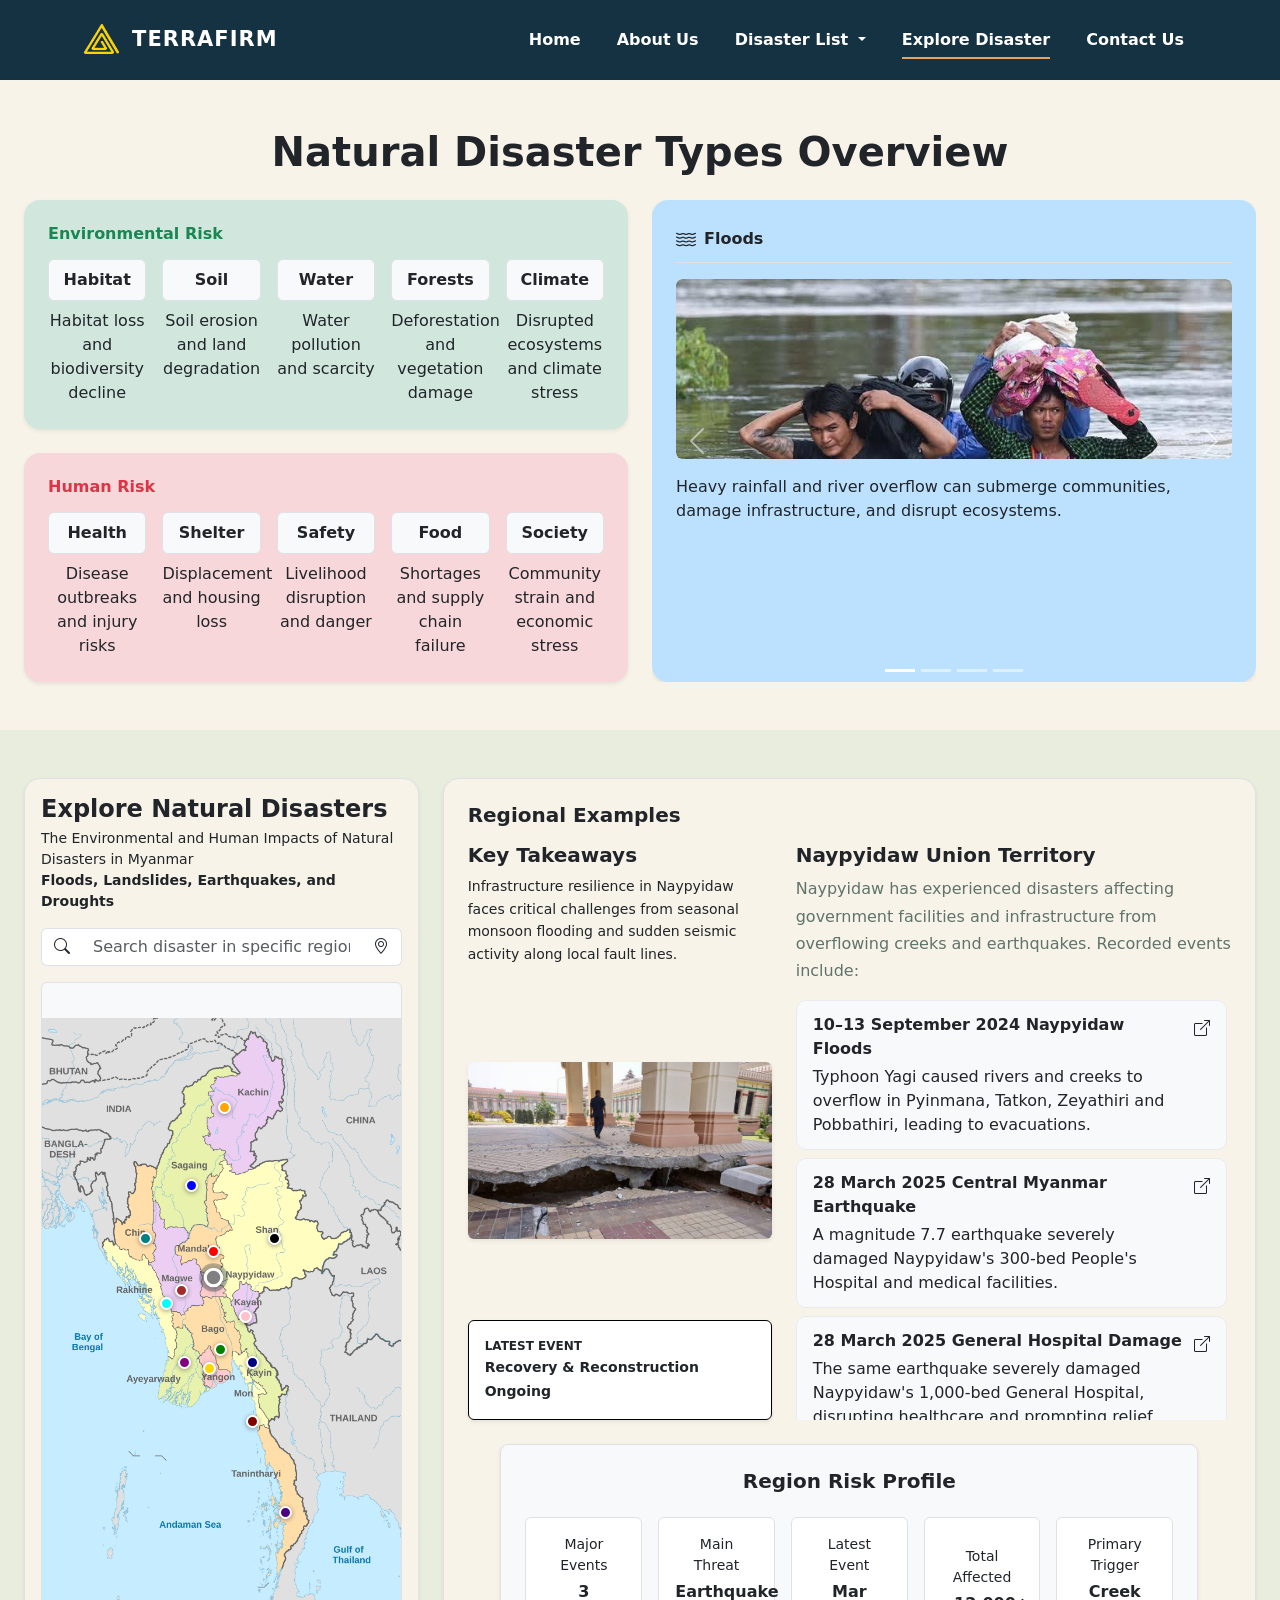
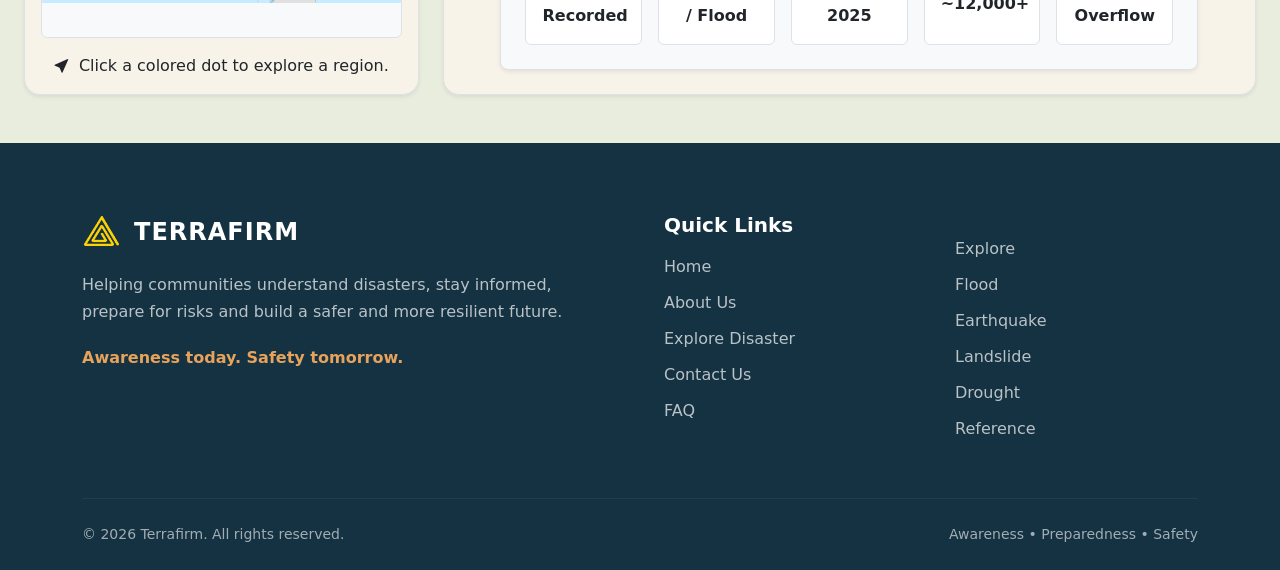
<file: explore.html>
<!DOCTYPE html>
    <html lang="en">
    <head>
        <meta charset="UTF-8">
        <meta name="viewport" content="width=device-width, initial-scale=1.0">
        <title>Explore Disaster - TERRAFIRM</title>
        <link rel="icon" type="image/x-icon" href="./img/Logo.png">
        <!-- Bootstrap 5 CSS -->
        <link href="https://cdn.jsdelivr.net/npm/bootstrap@5.3.3/dist/css/bootstrap.min.css" rel="stylesheet">
        <link rel="stylesheet" href="https://cdn.jsdelivr.net/npm/bootstrap-icons@1.11.3/font/bootstrap-icons.min.css">
        <link rel="stylesheet" href="style.css">
        <style>
            .image-box {
                width: 100%;
                height: 180px;
                overflow: hidden;
            }

            .image-box img {
                width: 100%;
                height: 100%;
                object-fit: cover;
                object-position: center;
                display: block;
            }

            /* Disaster Background */
            .flood-section {
                background-color: #BCE1FF;
            }

            .landslide-section {
                background-color: #e8f5e9;
            }

            .earthquake-section {
                background-color: #fce4ec;
            }

            .drought-section {
                background-color: #fff8e1;
            }

            /* Map */
            .map-card {
                min-height: 100%;
            }

            .map-container {
                position: relative;
                width: 100%;
                min-height: 650px;
                height: 100%;
                overflow: hidden;
                background-color: #f8f9fa;
                display: flex;
                align-items: center;
                justify-content: center;
            }

            .myanmar-map {
                width: 100%;
                height: 100%;
                object-fit: contain;
                position: absolute;
                inset: 0;
            }

            /* Map Dots */
            .map-dot {
                position: absolute;
                width: 13px;
                height: 13px;
                padding: 0;
                border: 2px solid white;
                border-radius: 50%;
                z-index: 2;
                cursor: pointer;
                transition: transform 0.2s ease, outline 0.2s ease;
                box-shadow: 0 1px 5px rgba(0, 0, 0, 0.4);
            }

            .map-dot:hover {
                transform: scale(1.5);
            }

            .map-dot.active {
                transform: scale(1.5);
                outline: 3px solid rgba(21, 50, 66, 0.3);
                z-index: 3;
            }

            /* Dots color */
            .mandalay-dot, .mandalay-color { 
                background-color: red; 
            }

            .sagaing-dot, .sagaing-color { 
                background-color: blue; 
            }

            .magway-dot, .magway-color { 
                background-color: brown; 
            }
            
            .bago-dot, .bago-color { 
                background-color: green; 
            }
            
            .shan-dot, .shan-color { 
                background-color: black; 
            }

            .ayeyarwady-dot, .ayeyarwady-color { 
                background-color: purple; 
            }

            .chin-dot, .chin-color { 
                background-color: teal; 
            }
            
            .kachin-dot, .kachin-color { 
                background-color: orange; 
            }
            
            .kayah-dot, .kayah-color { 
                background-color: pink; 
            }
            
            .kayin-dot, .kayin-color { 
                background-color: navy; 
            }
            
            .mon-dot, .mon-color { 
                background-color: maroon; 
            }
            
            .rakhine-dot, .rakhine-color { 
                background-color: cyan; 
            }
            
            .tanintharyi-dot, .tanintharyi-color { 
                background-color: indigo; 
            }
            
            .yangon-dot, .yangon-color { 
                background-color: gold; 
            }
            
            .naypyidaw-dot, .naypyidaw-color { 
                background-color: gray; 
            }

            /* Dot Positions */
            .sagaing-dot { 
                top: 30%;
                left: 40%; 
            }
            
            .mandalay-dot { 
                top: 40%;
                left: 46%; 
            }
            
            .magway-dot { 
                top: 46%;
                left: 37%; 
            }

            .bago-dot { 
                top: 55%;
                left: 48%; 
            }
            
            .shan-dot { 
                top: 38%;
                left: 63%; 
            }
            .ayeyarwady-dot { 
                top: 57%; 
                left: 38%; 
            }
            
            .chin-dot { 
                top: 38%;
                left: 27%; 
            }
            
            .kachin-dot { 
                top: 18%;
                left: 49%; 
            }
            
            .kayah-dot { 
                top: 50%;
                left: 55%; 
            }
            
            .kayin-dot { 
                top: 57%;
                left: 57%; 
            }
            
            .mon-dot { 
                top: 66%;
                left: 57%; 
            }
            .rakhine-dot { 
                top: 48%; 
                left: 33%; 
            }
            
            .tanintharyi-dot { 
                top: 80%;
                left: 66%; 
            }

            .yangon-dot { 
                top: 58%;
                left: 45%; 
            }
            
            .naypyidaw-dot { 
                top: 44%;
                left: 46%; 
            }

            /* Region content */
            .region-content {
                display: none;
                animation: regionFade 0.35s ease;
            }

            .region-content.active {
                display: block;
            }

            .region-image {
                height: 220px;
                width: 100%;
                object-fit: cover;
                border-radius: 12px;
            }

            .region-content .region-description {
                color: #60736b;
                line-height: 1.7;
            }

            /* Enhanced Event List & Cards */
            .region-events-list {
                max-height: 420px;
                overflow-y: auto;
                padding-right: 4px;
            }

            .region-events-list::-webkit-scrollbar {
                width: 6px;
            }

            .region-events-list::-webkit-scrollbar-track {
                background: #f1f1f1;
                border-radius: 4px;
            }

            .region-events-list::-webkit-scrollbar-thumb {
                background: #ccc;
                border-radius: 4px;
            }

            .region-events-list::-webkit-scrollbar-thumb:hover {
                background: #aaa;
            }

            .disaster-event-card {
                background-color: #f8f9fa;
                border: 1px solid #e9ecef;
                border-radius: 10px;
                padding: 12px 16px;
                transition: all 0.2s ease;
                display: block;
                text-decoration: none;
                color: inherit;
            }

            .disaster-event-card:hover {
                background-color: #ffffff;
                border-color: #ced4da;
                transform: translateY(-2px);
                box-shadow: 0 4px 12px rgba(0, 0, 0, 0.05);
                color: inherit;
            }

            @media (max-width: 768px) {
                .map-container {
                    min-height: 400px;
                }

                .map-dot {
                    width: 12px;
                    height: 12px;
                }

                .region-image {
                    height: 190px;
                }
            }
        </style>
    </head>

    <body class="d-flex flex-column min-vh-100">
        <!-- Navbar -->
        <nav class="navbar navbar-expand-lg navbar-dark">
            <div class="container">
                <a class="navbar-brand d-flex align-items-center" href="./index.html">
                    <img src="./img/Logo.png" alt="TERRAFIRM Logo" class="logo">
                    <span class="brand-name">TERRAFIRM</span>
                </a>

                <!-- Burger -->
                <button class="navbar-toggler border-0 shadow-none" type="button" data-bs-toggle="collapse" data-bs-target="#navbarNav" aria-controls="navbarNav" aria-expanded="false" aria-label="Toggle navigation">
                    <span class="navbar-toggler-icon"></span>
                </button>

                <div class="collapse navbar-collapse" id="navbarNav">
                    <ul class="navbar-nav ms-auto align-items-lg-center gap-lg-2">
                        <li class="nav-item">
                            <a class="nav-link" href="./index.html">Home</a>
                        </li>
                        <li class="nav-item">
                            <a class="nav-link" href="./aboutUs.html">About Us</a>
                        </li>

                        <!-- Disaster Dropdown -->
                        <li class="nav-item dropdown">
                            <a class="nav-link dropdown-toggle" href="#" role="button" data-bs-toggle="dropdown" aria-expanded="false">
                                Disaster List
                            </a>
                            <ul class="dropdown-menu">
                                <li><a class="dropdown-item" href="./flood.html"><i class="bi bi-water me-2"></i>Flood</a></li>
                                <li><a class="dropdown-item" href="./earthquake.html"><i class="bi bi-globe-americas me-2"></i>Earthquake</a></li>
                                <li><a class="dropdown-item" href="./landslide.html"><i class="bi bi-tree me-2"></i>Landslide</a></li>
                                <li><a class="dropdown-item" href="./drought.html"><i class="bi bi-brightness-high me-2"></i>Drought</a></li>
                            </ul>
                        </li>

                        <li class="nav-item">
                            <a class="nav-link active" href="./explore.html">Explore Disaster</a>
                        </li>

                        <li class="nav-item">
                            <a class="nav-link contact-link" href="./contactUs.html">Contact Us</a>
                        </li>
                    </ul>
                </div>
            </div>
        </nav>

        <!-- Section 1 -->
        <section class="py-5 flex-fill" style="background-color: #f7f3e8;">
            <div class="container-fluid px-3 px-sm-4">
                <div class="row mb-4">
                    <div class="col-12 text-center">
                        <h2 class="h1 fw-bold mb-0">Natural Disaster Types Overview</h2>
                    </div>
                </div>

                <div class="row g-4">
                    <!-- Left -->
                    <div class="col-lg-6 d-flex flex-column gap-4">
                        <!-- Environmental Risk -->
                        <div class="p-3 p-sm-4 rounded-4 shadow-sm bg-success-subtle border-0 flex-fill">
                            <h3 class="h6 fw-bold text-success mb-3">Environmental Risk</h3>
                            <div class="row row-cols-2 row-cols-sm-3 row-cols-md-5 g-2 g-sm-3 text-center">
                                <div class="col">
                                    <div class="py-2 px-1 border rounded bg-light mb-2 extra-small fw-bold">Habitat</div>
                                    <p class="extra-small mb-0">Habitat loss and biodiversity decline</p>
                                </div>
                                <div class="col">
                                    <div class="py-2 px-1 border rounded bg-light mb-2 extra-small fw-bold">Soil</div>
                                    <p class="extra-small mb-0">Soil erosion and land degradation</p>
                                </div>
                                <div class="col">
                                    <div class="py-2 px-1 border rounded bg-light mb-2 extra-small fw-bold">Water</div>
                                    <p class="extra-small mb-0">Water pollution and scarcity</p>
                                </div>
                                <div class="col">
                                    <div class="py-2 px-1 border rounded bg-light mb-2 extra-small fw-bold">Forests</div>
                                    <p class="extra-small mb-0">Deforestation and vegetation damage</p>
                                </div>
                                <div class="col">
                                    <div class="py-2 px-1 border rounded bg-light mb-2 extra-small fw-bold">Climate</div>
                                    <p class="extra-small mb-0">Disrupted ecosystems and climate stress</p>
                                </div>
                            </div>
                        </div>

                        <!-- Human Risk -->
                        <div class="p-3 p-sm-4 rounded-4 shadow-sm bg-danger-subtle border-0 flex-fill">
                            <h3 class="h6 fw-bold text-danger mb-3">Human Risk</h3>
                            <div class="row row-cols-2 row-cols-sm-3 row-cols-md-5 g-2 g-sm-3 text-center">
                                <div class="col">
                                    <div class="py-2 px-1 border rounded bg-light mb-2 extra-small fw-bold">Health</div>
                                    <p class="extra-small mb-0">Disease outbreaks and injury risks</p>
                                </div>
                                <div class="col">
                                    <div class="py-2 px-1 border rounded bg-light mb-2 extra-small fw-bold">Shelter</div>
                                    <p class="extra-small mb-0">Displacement and housing loss</p>
                                </div>
                                <div class="col">
                                    <div class="py-2 px-1 border rounded bg-light mb-2 extra-small fw-bold">Safety</div>
                                    <p class="extra-small mb-0">Livelihood disruption and danger</p>
                                </div>
                                <div class="col">
                                    <div class="py-2 px-1 border rounded bg-light mb-2 extra-small fw-bold">Food</div>
                                    <p class="extra-small mb-0">Shortages and supply chain failure</p>
                                </div>
                                <div class="col">
                                    <div class="py-2 px-1 border rounded bg-light mb-2 extra-small fw-bold">Society</div>
                                    <p class="extra-small mb-0">Community strain and economic stress</p>
                                </div>
                            </div>
                        </div>
                    </div>

                    <div class="col-lg-6">
                        <div id="disasterCarousel" class="carousel slide h-100" data-bs-ride="false">
                            <div class="carousel-indicators mb-0">
                                <button type="button" data-bs-target="#disasterCarousel" data-bs-slide-to="0" class="active" aria-current="true" aria-label="Floods"></button>
                                <button type="button" data-bs-target="#disasterCarousel" data-bs-slide-to="1" aria-label="Landslides"></button>
                                <button type="button" data-bs-target="#disasterCarousel" data-bs-slide-to="2" aria-label="Earthquakes"></button>
                                <button type="button" data-bs-target="#disasterCarousel" data-bs-slide-to="3" aria-label="Droughts"></button>
                            </div>

                            <div class="carousel-inner h-100">
                                <!-- FLOOD -->
                                <div class="carousel-item active h-100">
                                    <div class="flood-section h-100 p-4 rounded-4 shadow-sm border-0">
                                        <a href="./flood.html" class="text-decoration-none text-reset">
                                            <div class="d-flex align-items-center gap-2 mb-3 pb-2 border-bottom">
                                                <i class="bi bi-water fs-5"></i>
                                                <h3 class="h6 mb-0 fw-bold">Floods</h3>
                                            </div>
                                            <div class="image-box rounded mb-3 flex-grow-1 overflow-hidden d-flex align-items-center justify-content-center bg-light">
                                                <img src="./img/explore/Flood.png" alt="Floods Image" class="img-fluid h-100 object-fit-cover w-100 rounded">
                                            </div>
                                            <p class="extra-small mb-0">
                                                Heavy rainfall and river overflow can submerge communities, damage infrastructure, and disrupt ecosystems.
                                            </p>
                                        </a>
                                    </div>
                                </div>

                                <!-- LANDSLIDE -->
                                <div class="carousel-item h-100">
                                    <div class="landslide-section h-100 p-4 rounded-4 shadow-sm border-0">
                                        <a href="./landslide.html" class="text-decoration-none text-reset">
                                            <div class="d-flex align-items-center gap-2 mb-3 pb-2 border-bottom">
                                                <i class="bi bi-tree fs-5"></i>
                                                <h3 class="h6 mb-0 fw-bold">Landslides</h3>
                                            </div>
                                            <div class="image-box rounded mb-3 flex-grow-1 overflow-hidden d-flex align-items-center justify-content-center bg-light">
                                                <img src="./img/explore/Landslide.png" alt="Landslides Image" class="img-fluid h-100 object-fit-cover w-100 rounded">
                                            </div>
                                            <p class="extra-small mb-0">
                                                Steep slopes and intense rainfall can trigger landslides, destroying land, property, and natural habitats.
                                            </p>
                                        </a>
                                    </div>
                                </div>

                                <!-- EARTHQUAKE -->
                                <div class="carousel-item h-100">
                                    <div class="earthquake-section h-100 p-4 rounded-4 shadow-sm border-0">
                                        <a href="./earthquake.html" class="text-decoration-none text-reset">
                                            <div class="d-flex align-items-center gap-2 mb-3 pb-2 border-bottom">
                                                <i class="bi bi-globe-americas fs-5 text-danger"></i>
                                                <h3 class="h6 mb-0 fw-bold text-danger">Earthquakes</h3>
                                            </div>
                                            <div class="image-box rounded mb-3 flex-grow-1 overflow-hidden d-flex align-items-center justify-content-center bg-light">
                                                <img src="./img/explore/Earthquake.png" alt="Earthquakes Image" class="img-fluid h-100 object-fit-cover w-100 rounded">
                                            </div>
                                            <p class="extra-small mb-0">
                                                Tectonic activity can cause strong shaking, collapse buildings, and damage critical infrastructure.
                                            </p>
                                        </a>
                                    </div>
                                </div>

                                <!-- DROUGHT -->
                                <div class="carousel-item h-100">
                                    <div class="drought-section h-100 p-4 rounded-4 shadow-sm border-0">
                                        <a href="./drought.html" class="text-decoration-none text-reset">
                                            <div class="d-flex align-items-center gap-2 mb-3 pb-2 border-bottom">
                                                <i class="bi bi-brightness-high fs-5 text-warning"></i>
                                                <h3 class="h6 mb-0 fw-bold text-warning">Droughts</h3>
                                            </div>
                                            <div class="image-box rounded mb-3 flex-grow-1 overflow-hidden d-flex align-items-center justify-content-center bg-light">
                                                <img src="./img/explore/Drought.png" alt="Droughts Image" class="img-fluid h-100 object-fit-cover w-100 rounded">
                                            </div>
                                            <p class="extra-small mb-0">
                                                Prolonged dry conditions reduce water availability, harm crops, and increase stress on communities.
                                            </p>
                                        </a>
                                    </div>
                                </div>
                            </div>

                            <button class="carousel-control-prev" type="button" data-bs-target="#disasterCarousel" data-bs-slide="prev">
                                <span class="carousel-control-prev-icon" aria-hidden="true"></span>
                                <span class="visually-hidden">Previous</span>
                            </button>
                            <button class="carousel-control-next" type="button" data-bs-target="#disasterCarousel" data-bs-slide="next">
                                <span class="carousel-control-next-icon" aria-hidden="true"></span>
                                <span class="visually-hidden">Next</span>
                            </button>
                        </div>
                    </div>
                </div>
            </div>
        </section>

        <!-- Section 2 -->
        <section class="py-5" style="background-color: #e9edde;">
            <div class="container-fluid px-3 px-sm-4">
                <div class="row g-4 align-items-stretch">
                    <!-- Left Column -->
                    <div class="col-lg-5 col-xl-4">
                        <div class="p-3 shadow-sm border rounded-4 d-flex flex-column h-100" style="background-color: #f7f3e8;">
                            <h1 class="h4 fw-bold text-dark mb-1">
                                Explore Natural Disasters
                            </h1>

                            <p class="small mb-3">
                                The Environmental and Human Impacts of Natural Disasters in Myanmar
                                <br>
                                <span class="fw-semibold">
                                    Floods, Landslides, Earthquakes, and Droughts
                                </span>
                            </p>

                            <!-- Search -->
                            <div class="input-group mb-3">
                                <span class="input-group-text bg-white border-end-0">
                                    <i class="bi bi-search"></i>
                                </span>
                                <input type="text" id="regionSearchInput" class="form-control border-start-0 border-end-0" placeholder="Search disaster in specific region (e.g Flood)">
                                <span class="input-group-text bg-white border-start-0">
                                    <i class="bi bi-geo-alt"></i>
                                </span>
                            </div>

                            <!-- Myanmar Map -->
                            <div class="map-container flex-fill bg-light rounded border mb-3">
                                <img src="./img/explore/MyanmarStateMap.png" alt="Map of Myanmar" class="myanmar-map">

                                <button type="button" class="map-dot naypyidaw-dot active" onclick="showRegion('naypyidaw')" aria-label="Select Naypyidaw Union Territory" aria-pressed="true"></button>
                                <button type="button" class="map-dot mandalay-dot" onclick="showRegion('mandalay')" aria-label="Select Mandalay" aria-pressed="false"></button>
                                <button type="button" class="map-dot sagaing-dot" onclick="showRegion('sagaing')" aria-label="Select Sagaing" aria-pressed="false"></button>
                                <button type="button" class="map-dot magway-dot" onclick="showRegion('magway')" aria-label="Select Magway" aria-pressed="false"></button>
                                <button type="button" class="map-dot bago-dot" onclick="showRegion('bago')" aria-label="Select Bago" aria-pressed="false"></button>
                                <button type="button" class="map-dot shan-dot" onclick="showRegion('shan')" aria-label="Select Shan State" aria-pressed="false"></button>
                                <button type="button" class="map-dot ayeyarwady-dot" onclick="showRegion('ayeyarwady')" aria-label="Select Ayeyarwady Region" aria-pressed="false"></button>
                                <button type="button" class="map-dot chin-dot" onclick="showRegion('chin')" aria-label="Select Chin State" aria-pressed="false"></button>
                                <button type="button" class="map-dot kachin-dot" onclick="showRegion('kachin')" aria-label="Select Kachin State" aria-pressed="false"></button>
                                <button type="button" class="map-dot kayah-dot" onclick="showRegion('kayah')" aria-label="Select Kayah State" aria-pressed="false"></button>
                                <button type="button" class="map-dot kayin-dot" onclick="showRegion('kayin')" aria-label="Select Kayin State" aria-pressed="false"></button>
                                <button type="button" class="map-dot mon-dot" onclick="showRegion('mon')" aria-label="Select Mon State" aria-pressed="false"></button>
                                <button type="button" class="map-dot rakhine-dot" onclick="showRegion('rakhine')" aria-label="Select Rakhine State" aria-pressed="false"></button>
                                <button type="button" class="map-dot tanintharyi-dot" onclick="showRegion('tanintharyi')" aria-label="Select Tanintharyi Region" aria-pressed="false"></button>
                                <button type="button" class="map-dot yangon-dot" onclick="showRegion('yangon')" aria-label="Select Yangon Region" aria-pressed="false"></button>
                            </div>

                            <p class="extra-small mb-0 text-center">
                                <i class="bi bi-cursor-fill me-1"></i>
                                Click a colored dot to explore a region.
                            </p>
                        </div>
                    </div>

                    <!-- Right Column -->
                    <div class="col-lg-7 col-xl-8">
                        <div class="p-3 p-md-4 shadow-sm border rounded-4 h-100" style="background-color: #f7f3e8;">
                            <div class="d-flex justify-content-between align-items-center flex-wrap gap-2 mb-3">
                                <h2 class="h5 fw-bold mb-0">
                                    Regional Examples
                                </h2>
                            </div>
                            
                            <!-- Kachin -->
                            <div class="region-content" id="kachin">
                                <div class="row align-items-stretch g-4 mb-4">
                                    <div class="col-md-5">
                                        <div class="d-flex flex-column justify-content-between h-100">
                                            <div>
                                                <h4 class="fw-bold fs-5 mb-2">Key Takeaways</h4>
                                                <p class="small mb-3" style="line-height: 1.6;">
                                                    Kachin State faces acute risks from monsoon river flooding and unstable terrain in jade and rare-earth mining zones.
                                                </p>
                                            </div>
                                            <div class="my-3">
                                                <img src="./img/explore/Kachin.jpg" alt="Kachin State" class="img-fluid rounded w-100 shadow-sm" style="max-height: 180px; object-fit: cover;">
                                            </div>
                                            <div class="bg-white p-3 rounded shadow-sm" style="border: 1px solid #000000;">
                                                <span class="d-block fw-semibold text-uppercase text-dark" style="font-size: 0.75rem;">Latest Event</span>
                                                <span class="small fw-bold text-dark">Kachin Upper Basin Flood Events</span>
                                            </div>
                                        </div>
                                    </div>
                                    <div class="col-md-7">
                                        <h3 class="h5 fw-bold mb-2">Kachin State</h3>
                                        <p class="region-description mb-3">
                                            Kachin State has experienced several natural disasters, particularly floods and landslides, affecting communities, infrastructure and mining areas. Some major recorded events include:
                                        </p>
                                        <div class="region-events-list d-flex flex-column gap-2">
                                            <a class="disaster-event-card" href="https://www.adrc.asia/view_disaster_en.php?Key=2345&Lang=en" target="_blank">
                                                <div class="d-flex justify-content-between align-items-start gap-2">
                                                    <div>
                                                        <strong class="text-dark d-block mb-1">13 July 2019 Kachin Monsoon Floods</strong>
                                                        <p class="extra-small mb-0">Heavy monsoon rainfall caused rivers to overflow, resulting in flooding across Myitkyina, Bhamo and Shwegu townships. More than 6,200 people were evacuated.</p>
                                                    </div>
                                                    <i class="bi bi-box-arrow-up-right fs-6 flex-shrink-0 mt-1"></i>
                                                </div>
                                            </a>
                                            <a class="disaster-event-card" href="https://www.rfa.org/english/news/myanmar/jade-12212021173345.html" target="_blank">
                                                <div class="d-flex justify-content-between align-items-start gap-2">
                                                    <div>
                                                        <strong class="text-dark d-block mb-1">22 December 2021 Hpakant Landslide</strong>
                                                        <p class="extra-small mb-0">A massive landslide at a jade mining site near Tharyargone village buried miners and swept people into a nearby lake. At least one person died and ~80 were missing.</p>
                                                    </div>
                                                    <i class="bi bi-box-arrow-up-right fs-6 flex-shrink-0 mt-1"></i>
                                                </div>
                                            </a>
                                            <a class="disaster-event-card" href="https://www.irrawaddy.com/news/burma/at-least-seven-dead-10-missing-as-landslide-hits-mine-in-myanmars-kachin.html" target="_blank">
                                                <div class="d-flex justify-content-between align-items-start gap-2">
                                                    <div>
                                                        <strong class="text-dark d-block mb-1">4 June 2024 Pang War Landslide</strong>
                                                        <p class="extra-small mb-0">Heavy rainfall triggered a landslide at a rare-earth mining site in Pang War, Chipwi Township, killing at least 7 people with 10 others missing.</p>
                                                    </div>
                                                    <i class="bi bi-box-arrow-up-right fs-6 flex-shrink-0 mt-1"></i>
                                                </div>
                                            </a>
                                            <a class="disaster-event-card" href="https://www.rfa.org/english/news/myanmar/myanmar-mine-collapse-06212024072910.html" target="_blank">
                                                <div class="d-flex justify-content-between align-items-start gap-2">
                                                    <div>
                                                        <strong class="text-dark d-block mb-1">19 June 2024 Pang War Mine Landslide</strong>
                                                        <p class="extra-small mb-0">A major collapse at a rare-earth mining site buried ~30 workers. At least 15 bodies were recovered.</p>
                                                    </div>
                                                    <i class="bi bi-box-arrow-up-right fs-6 flex-shrink-0 mt-1"></i>
                                                </div>
                                            </a>
                                        </div>
                                    </div>
                                </div>

                                <div class="row justify-content-center">
                                    <div class="col-12 col-lg-11">
                                        <div class="region-stats-card p-3 p-sm-4 rounded-3 bg-light border shadow-sm">
                                            <h4 class="h5 fw-bold mb-3 mb-sm-4 text-dark d-flex align-items-center justify-content-center gap-2">
                                                Region Risk Profile
                                            </h4>
                                            <div class="row row-cols-2 row-cols-sm-3 row-cols-lg-5 g-2 g-sm-3 text-center">
                                                <div class="col">
                                                    <div class="p-2 p-sm-3 rounded bg-white border h-100 d-flex flex-column justify-content-center">
                                                        <span class="d-block small mb-1">Major Events</span>
                                                        <strong class="stat-value text-dark d-block">4 Recorded</strong>
                                                    </div>
                                                </div>
                                                <div class="col">
                                                    <div class="p-2 p-sm-3 rounded bg-white border h-100 d-flex flex-column justify-content-center">
                                                        <span class="d-block small mb-1">Main Threat</span>
                                                        <strong class="stat-value text-dark d-block">Landslide</strong>
                                                    </div>
                                                </div>
                                                <div class="col">
                                                    <div class="p-2 p-sm-3 rounded bg-white border h-100 d-flex flex-column justify-content-center">
                                                        <span class="d-block small mb-1">Latest Event</span>
                                                        <strong class="stat-value text-dark d-block">Jun 2024</strong>
                                                    </div>
                                                </div>
                                                <div class="col">
                                                    <div class="p-2 p-sm-3 rounded bg-white border h-100 d-flex flex-column justify-content-center">
                                                        <span class="d-block small mb-1">Total Affected</span>
                                                        <strong class="stat-value text-dark d-block">~7,000+</strong>
                                                    </div>
                                                </div>
                                                <div class="col">
                                                    <div class="p-2 p-sm-3 rounded bg-white border h-100 d-flex flex-column justify-content-center">
                                                        <span class="d-block small mb-1">Primary Trigger</span>
                                                        <strong class="stat-value text-dark d-block">Heavy Rain</strong>
                                                    </div>
                                                </div>
                                            </div>
                                        </div>
                                    </div>
                                </div>
                            </div>

                            <!-- Mandalay -->
                            <div class="region-content" id="mandalay">
                                <div class="row align-items-stretch g-4 mb-4">
                                    <div class="col-md-5">
                                        <div class="d-flex flex-column justify-content-between h-100">
                                            <div>
                                                <h4 class="fw-bold fs-5 mb-2">Key Takeaways</h4>
                                                <p class="small mb-3" style="line-height: 1.6;">
                                                    Located along the active Sagaing Fault and the Central Dry Zone, Mandalay experiences devastating earthquakes alongside seasonal floods and droughts.
                                                </p>
                                            </div>
                                            <div class="my-3">
                                                <img src="./img/explore/Mandalay.jpg" alt="Mandalay" class="img-fluid rounded w-100 shadow-sm" style="max-height: 180px; object-fit: cover;">
                                            </div>
                                            <div class="bg-white p-3 rounded shadow-sm" style="border: 1px solid #000000;">
                                                <span class="d-block fw-semibold text-uppercase text-dark" style="font-size: 0.75rem;">Latest Event</span>
                                                <span class="small fw-bold text-dark">Mandalay Major Seismic Event</span>
                                            </div>
                                        </div>
                                    </div>
                                    <div class="col-md-7">
                                        <h3 class="h5 fw-bold mb-2">Mandalay Region</h3>
                                        <p class="region-description mb-3">
                                            Mandalay has experienced several natural disasters that have affected its communities, infrastructure and environment. Some major recorded events include:
                                        </p>
                                        <div class="region-events-list d-flex flex-column gap-2">
                                            <a class="disaster-event-card" href="https://myanmar.un.org/en/291866-initial-situation-report-earthquake-central-myanmar-28-march-2025" target="_blank">
                                                <div class="d-flex justify-content-between align-items-start gap-2">
                                                    <div>
                                                        <strong class="text-dark d-block mb-1">28 March 2025 Central Myanmar Earthquake</strong>
                                                        <p class="extra-small mb-0">A powerful magnitude 7.7 earthquake struck central Myanmar, with its epicentre ~19 km northwest of Mandalay, causing widespread building collapses.</p>
                                                    </div>
                                                    <i class="bi bi-box-arrow-up-right fs-6 flex-shrink-0 mt-1"></i>
                                                </div>
                                            </a>
                                            <a class="disaster-event-card" href="https://www.moi.gov.mm/nlm/sites/default/files/newspaper-pdf/2021-01/18_Jan_21_gnlm.pdf" target="_blank">
                                                <div class="d-flex justify-content-between align-items-start gap-2">
                                                    <div>
                                                        <strong class="text-dark d-block mb-1">24 August 2016 Bagan Earthquake</strong>
                                                        <p class="extra-small mb-0">A magnitude 6.8 earthquake struck central Myanmar, damaging almost 400 of Bagan's 3,252 pagodas and historical structures.</p>
                                                    </div>
                                                    <i class="bi bi-box-arrow-up-right fs-6 flex-shrink-0 mt-1"></i>
                                                </div>
                                            </a>
                                            <a class="disaster-event-card" href="https://myanmar.un.org/en/278804-myanmar-flood-situation-report-16-september-2024" target="_blank">
                                                <div class="d-flex justify-content-between align-items-start gap-2">
                                                    <div>
                                                        <strong class="text-dark d-block mb-1">September 2024 Mandalay Floods</strong>
                                                        <p class="extra-small mb-0">Heavy monsoon rainfall and remnants of Typhoon Yagi caused severe flooding across Mandalay, affecting homes, farmland, and transport.</p>
                                                    </div>
                                                    <i class="bi bi-box-arrow-up-right fs-6 flex-shrink-0 mt-1"></i>
                                                </div>
                                            </a>
                                            <a class="disaster-event-card" href="https://www.moi.gov.mm/moi:eng/news/15678" target="_blank">
                                                <div class="d-flex justify-content-between align-items-start gap-2">
                                                    <div>
                                                        <strong class="text-dark d-block mb-1">1 October 2024 Myittha Floods</strong>
                                                        <p class="extra-small mb-0">Heavy rainfall caused the Panlaung River to overflow in Myittha Township, flooding 15 villages and 6 wards, affecting 19,845 people.</p>
                                                    </div>
                                                    <i class="bi bi-box-arrow-up-right fs-6 flex-shrink-0 mt-1"></i>
                                                </div>
                                            </a>
                                            <a class="disaster-event-card" href="https://api.erat.ahacentre.org/report/myanmar-landslide-in-mandalay-region-20210824" target="_blank">
                                                <div class="d-flex justify-content-between align-items-start gap-2">
                                                    <div>
                                                        <strong class="text-dark d-block mb-1">24 August 2021 Mogok Landslide</strong>
                                                        <p class="extra-small mb-0">Heavy rainfall triggered a landslide in Mogok Township, burying 4 houses, killing 11 people and injuring 3.</p>
                                                    </div>
                                                    <i class="bi bi-box-arrow-up-right fs-6 flex-shrink-0 mt-1"></i>
                                                </div>
                                            </a>
                                            <a class="disaster-event-card" href="https://digitallibrary.un.org/record/3837376" target="_blank">
                                                <div class="d-flex justify-content-between align-items-start gap-2">
                                                    <div>
                                                        <strong class="text-dark d-block mb-1">2014–2015 El Niño-Related Drought</strong>
                                                        <p class="extra-small mb-0">Mandalay experienced severe drought and prolonged dry spells during El Niño, impacting agriculture and water availability.</p>
                                                    </div>
                                                    <i class="bi bi-box-arrow-up-right fs-6 flex-shrink-0 mt-1"></i>
                                                </div>
                                            </a>
                                        </div>
                                    </div>
                                </div>

                                <div class="row justify-content-center">
                                    <div class="col-12 col-lg-11">
                                        <div class="region-stats-card p-3 p-sm-4 rounded-3 bg-light border shadow-sm">
                                            <h4 class="h5 fw-bold mb-3 mb-sm-4 text-dark d-flex align-items-center justify-content-center gap-2">
                                                Region Risk Profile
                                            </h4>
                                            <div class="row row-cols-2 row-cols-sm-3 row-cols-lg-5 g-2 g-sm-3 text-center">
                                                <div class="col">
                                                    <div class="p-2 p-sm-3 rounded bg-white border h-100 d-flex flex-column justify-content-center">
                                                        <span class="d-block small mb-1">Major Events</span>
                                                        <strong class="stat-value text-dark d-block">6 Recorded</strong>
                                                    </div>
                                                </div>
                                                <div class="col">
                                                    <div class="p-2 p-sm-3 rounded bg-white border h-100 d-flex flex-column justify-content-center">
                                                        <span class="d-block small mb-1">Main Threat</span>
                                                        <strong class="stat-value text-dark d-block">Earthquake</strong>
                                                    </div>
                                                </div>
                                                <div class="col">
                                                    <div class="p-2 p-sm-3 rounded bg-white border h-100 d-flex flex-column justify-content-center">
                                                        <span class="d-block small mb-1">Latest Event</span>
                                                        <strong class="stat-value text-dark d-block">Mar 2025</strong>
                                                    </div>
                                                </div>
                                                <div class="col">
                                                    <div class="p-2 p-sm-3 rounded bg-white border h-100 d-flex flex-column justify-content-center">
                                                        <span class="d-block small mb-1">Total Affected</span>
                                                        <strong class="stat-value text-dark d-block">~25,000+</strong>
                                                    </div>
                                                </div>
                                                <div class="col">
                                                    <div class="p-2 p-sm-3 rounded bg-white border h-100 d-flex flex-column justify-content-center">
                                                        <span class="d-block small mb-1">Primary Trigger</span>
                                                        <strong class="stat-value text-dark d-block">Seismic Activity</strong>
                                                    </div>
                                                </div>
                                            </div>
                                        </div>
                                    </div>
                                </div>
                            </div>

                            <!-- Sagaing -->
                            <div class="region-content" id="sagaing">
                                <div class="row align-items-stretch g-4 mb-4">
                                    <div class="col-md-5">
                                        <div class="d-flex flex-column justify-content-between h-100">
                                            <div>
                                                <h4 class="fw-bold fs-5 mb-2">Key Takeaways</h4>
                                                <p class="small mb-3" style="line-height: 1.6;">
                                                    Sagaing faces compound hazards from Chindwin River monsoon flooding, severe seismic activity near Sagaing City, and recurring dry-zone droughts.
                                                </p>
                                            </div>
                                            <div class="my-3">
                                                <img src="./img/explore/Sagaing.jpg" alt="Sagaing" class="img-fluid rounded w-100 shadow-sm" style="max-height: 180px; object-fit: cover;">
                                            </div>
                                            <div class="bg-white p-3 rounded shadow-sm" style="border: 1px solid #000000;">
                                                <span class="d-block fw-semibold text-uppercase text-dark" style="font-size: 0.75rem;">Latest Event</span>
                                                <span class="small fw-bold text-dark">Sagaing Basin Floods & Fault Risks</span>
                                            </div>
                                        </div>
                                    </div>
                                    <div class="col-md-7">
                                        <h3 class="h5 fw-bold mb-2">Sagaing Region</h3>
                                        <p class="region-description mb-3">
                                            Sagaing has experienced several natural disasters that have affected its communities, infrastructure and environment. Some major recorded events include:
                                        </p>
                                        <div class="region-events-list d-flex flex-column gap-2">
                                            <a class="disaster-event-card" href="https://myanmar.un.org/en/291866-initial-situation-report-earthquake-central-myanmar-28-march-2025" target="_blank">
                                                <div class="d-flex justify-content-between align-items-start gap-2">
                                                    <div>
                                                        <strong class="text-dark d-block mb-1">28 March 2025 Central Myanmar Earthquake</strong>
                                                        <p class="extra-small mb-0">A powerful magnitude 7.7 earthquake struck ~16 km northwest of Sagaing City, causing widespread building and infrastructure damage.</p>
                                                    </div>
                                                    <i class="bi bi-box-arrow-up-right fs-6 flex-shrink-0 mt-1"></i>
                                                </div>
                                            </a>
                                            <a class="disaster-event-card" href="https://themimu.info/sites/themimu.info/files/documents/Flash_Update_No_2_Myanmar_Floods_Emergency_OCHA_03Aug2015.pdf" target="_blank">
                                                <div class="d-flex justify-content-between align-items-start gap-2">
                                                    <div>
                                                        <strong class="text-dark d-block mb-1">July–August 2015 Kale Floods</strong>
                                                        <p class="extra-small mb-0">Monsoon rainfall associated with Cyclone Komen caused severe flooding in Kale Township, affecting ~70,000 people.</p>
                                                    </div>
                                                    <i class="bi bi-box-arrow-up-right fs-6 flex-shrink-0 mt-1"></i>
                                                </div>
                                            </a>
                                            <a class="disaster-event-card" href="https://www.moi.gov.mm/moi:eng/news/14579" target="_blank">
                                                <div class="d-flex justify-content-between align-items-start gap-2">
                                                    <div>
                                                        <strong class="text-dark d-block mb-1">3 July 2024 Hkamti Floods</strong>
                                                        <p class="extra-small mb-0">Heavy rainfall caused the Chindwin River to exceed its danger level, flooding several wards and villages in Hkamti Township.</p>
                                                    </div>
                                                    <i class="bi bi-box-arrow-up-right fs-6 flex-shrink-0 mt-1"></i>
                                                </div>
                                            </a>
                                            <a class="disaster-event-card" href="https://myanmar.un.org/en/279207-myanmar-flood-situation-report-2-20-september-2024" target="_blank">
                                                <div class="d-flex justify-content-between align-items-start gap-2">
                                                    <div>
                                                        <strong class="text-dark d-block mb-1">September 2024 Sagaing Region Floods</strong>
                                                        <p class="extra-small mb-0">Heavy rainfall caused flooding in Chaung-U, Myaung and Myinmu townships, submerging farmland and damaging crops.</p>
                                                    </div>
                                                    <i class="bi bi-box-arrow-up-right fs-6 flex-shrink-0 mt-1"></i>
                                                </div>
                                            </a>
                                            <a class="disaster-event-card" href="https://mdn.gov.mm/my/node/175500" target="_blank">
                                                <div class="d-flex justify-content-between align-items-start gap-2">
                                                    <div>
                                                        <strong class="text-dark d-block mb-1">20 August 2024 Paungbyin Landslide</strong>
                                                        <p class="extra-small mb-0">Heavy rainfall triggered a landslide in Paungbyin Township, destroying buildings and damaging a bridge over Nanmakhuin Creek.</p>
                                                    </div>
                                                    <i class="bi bi-box-arrow-up-right fs-6 flex-shrink-0 mt-1"></i>
                                                </div>
                                            </a>
                                            <a class="disaster-event-card" href="https://www.adaptation-undp.org/projects/addressing-climate-change-risks-water-resources-and-food-security-dry-zone-myanmar" target="_blank">
                                                <div class="d-flex justify-content-between align-items-start gap-2">
                                                    <div>
                                                        <strong class="text-dark d-block mb-1">Recurring Dry-Zone Droughts (Shwebo & Monywa)</strong>
                                                        <p class="extra-small mb-0">Prolonged dry spells and recurring droughts caused water shortages in the Central Dry Zone, threatening agricultural production.</p>
                                                    </div>
                                                    <i class="bi bi-box-arrow-up-right fs-6 flex-shrink-0 mt-1"></i>
                                                </div>
                                            </a>
                                        </div>
                                    </div>
                                </div>

                                <div class="row justify-content-center">
                                    <div class="col-12 col-lg-11">
                                        <div class="region-stats-card p-3 p-sm-4 rounded-3 bg-light border shadow-sm">
                                            <h4 class="h5 fw-bold mb-3 mb-sm-4 text-dark d-flex align-items-center justify-content-center gap-2">
                                                Region Risk Profile
                                            </h4>
                                            <div class="row row-cols-2 row-cols-sm-3 row-cols-lg-5 g-2 g-sm-3 text-center">
                                                <div class="col">
                                                    <div class="p-2 p-sm-3 rounded bg-white border h-100 d-flex flex-column justify-content-center">
                                                        <span class="d-block small mb-1">Major Events</span>
                                                        <strong class="stat-value text-dark d-block">6 Recorded</strong>
                                                    </div>
                                                </div>
                                                <div class="col">
                                                    <div class="p-2 p-sm-3 rounded bg-white border h-100 d-flex flex-column justify-content-center">
                                                        <span class="d-block small mb-1">Main Threat</span>
                                                        <strong class="stat-value text-dark d-block">Flood</strong>
                                                    </div>
                                                </div>
                                                <div class="col">
                                                    <div class="p-2 p-sm-3 rounded bg-white border h-100 d-flex flex-column justify-content-center">
                                                        <span class="d-block small mb-1">Latest Event</span>
                                                        <strong class="stat-value text-dark d-block">Mar 2025</strong>
                                                    </div>
                                                </div>
                                                <div class="col">
                                                    <div class="p-2 p-sm-3 rounded bg-white border h-100 d-flex flex-column justify-content-center">
                                                        <span class="d-block small mb-1">Total Affected</span>
                                                        <strong class="stat-value text-dark d-block">~75,000+</strong>
                                                    </div>
                                                </div>
                                                <div class="col">
                                                    <div class="p-2 p-sm-3 rounded bg-white border h-100 d-flex flex-column justify-content-center">
                                                        <span class="d-block small mb-1">Primary Trigger</span>
                                                        <strong class="stat-value text-dark d-block">Monsoon Rains</strong>
                                                    </div>
                                                </div>
                                            </div>
                                        </div>
                                    </div>
                                </div>
                            </div>

                            <!-- Magway -->
                            <div class="region-content" id="magway">
                                <div class="row align-items-stretch g-4 mb-4">
                                    <div class="col-md-5">
                                        <div class="d-flex flex-column justify-content-between h-100">
                                            <div>
                                                <h4 class="fw-bold fs-5 mb-2">Key Takeaways</h4>
                                                <p class="small mb-3" style="line-height: 1.6;">
                                                    Situated in the Central Dry Zone along the Irrawaddy River, Magway alternates between severe agricultural droughts, riverbank erosion, and cyclonic floods.
                                                </p>
                                            </div>
                                            <div class="my-3">
                                                <img src="./img/explore/Magway.jpg" alt="Magway" class="img-fluid rounded w-100 shadow-sm" style="max-height: 180px; object-fit: cover;">
                                            </div>
                                            <div class="bg-white p-3 rounded shadow-sm" style="border: 1px solid #000000;">
                                                <span class="d-block fw-semibold text-uppercase text-dark" style="font-size: 0.75rem;">Latest Event</span>
                                                <span class="small fw-bold text-dark">Central Dry Zone Drought Cycle</span>
                                            </div>
                                        </div>
                                    </div>
                                    <div class="col-md-7">
                                        <h3 class="h5 fw-bold mb-2">Magway Region</h3>
                                        <p class="region-description mb-3">
                                            Magway has experienced natural disasters due to its location in Myanmar's Central Dry Zone and exposure to heavy monsoon rains. Some major recorded events include:
                                        </p>
                                        <div class="region-events-list d-flex flex-column gap-2">
                                            <a class="disaster-event-card" href="https://unosat.org/products/999" target="_blank">
                                                <div class="d-flex justify-content-between align-items-start gap-2">
                                                    <div>
                                                        <strong class="text-dark d-block mb-1">July–August 2015 Cyclone Komen Floods</strong>
                                                        <p class="extra-small mb-0">Heavy rainfall from Cyclone Komen caused widespread flooding across Chauk, Pwintbyu, Yenangyaung, Magway and Sagu, inundating 60,000 hectares.</p>
                                                    </div>
                                                    <i class="bi bi-box-arrow-up-right fs-6 flex-shrink-0 mt-1"></i>
                                                </div>
                                            </a>
                                            <a class="disaster-event-card" href="https://moezala.gov.mm/en/news/4965" target="_blank">
                                                <div class="d-flex justify-content-between align-items-start gap-2">
                                                    <div>
                                                        <strong class="text-dark d-block mb-1">24 August 2016 Chauk Earthquake</strong>
                                                        <p class="extra-small mb-0">A powerful magnitude 6.8 earthquake struck 12 miles west of Chauk, damaging buildings and historical structures.</p>
                                                    </div>
                                                    <i class="bi bi-box-arrow-up-right fs-6 flex-shrink-0 mt-1"></i>
                                                </div>
                                            </a>
                                            <a class="disaster-event-card" href="https://www.moi.gov.mm/moi:eng/article/208" target="_blank">
                                                <div class="d-flex justify-content-between align-items-start gap-2">
                                                    <div>
                                                        <strong class="text-dark d-block mb-1">2019 Early-Monsoon Drought</strong>
                                                        <p class="extra-small mb-0">A month-long dry spell affected sesame and groundnut farmers in Magway, causing crop losses and drinking water shortages.</p>
                                                    </div>
                                                    <i class="bi bi-box-arrow-up-right fs-6 flex-shrink-0 mt-1"></i>
                                                </div>
                                            </a>
                                            <a class="disaster-event-card" href="https://myanmar.un.org/en/279207-myanmar-flood-situation-report-2-20-september-2024" target="_blank">
                                                <div class="d-flex justify-content-between align-items-start gap-2">
                                                    <div>
                                                        <strong class="text-dark d-block mb-1">September 2024 Magway Region Floods</strong>
                                                        <p class="extra-small mb-0">Typhoon Yagi remnants caused severe flooding. Over 26,000 houses were damaged or washed away and 50,000 acres of farmland flooded.</p>
                                                    </div>
                                                    <i class="bi bi-box-arrow-up-right fs-6 flex-shrink-0 mt-1"></i>
                                                </div>
                                            </a>
                                            <a class="disaster-event-card" href="https://myanmar.un.org/en/292274-ocha-myanmar-earthquake-response-situation-report-no-1" target="_blank">
                                                <div class="d-flex justify-content-between align-items-start gap-2">
                                                    <div>
                                                        <strong class="text-dark d-block mb-1">28 March 2025 Central Myanmar Earthquake</strong>
                                                        <p class="extra-small mb-0">Magnitudes 7.7 and 6.4 earthquakes struck central Myanmar, impacting Magway Region with shaking and infrastructure disruption.</p>
                                                    </div>
                                                    <i class="bi bi-box-arrow-up-right fs-6 flex-shrink-0 mt-1"></i>
                                                </div>
                                            </a>
                                            <a class="disaster-event-card" href="https://mdn.gov.mm/en/four-villages-evacuated-due-riverbank-erosion-pakokku" target="_blank">
                                                <div class="d-flex justify-content-between align-items-start gap-2">
                                                    <div>
                                                        <strong class="text-dark d-block mb-1">15 September 2025 Pakokku Landslides</strong>
                                                        <p class="extra-small mb-0">Riverbank erosion and landslides along the Irrawaddy River threatened 4 villages in Pakokku, leading to the evacuation of 258 people.</p>
                                                    </div>
                                                    <i class="bi bi-box-arrow-up-right fs-6 flex-shrink-0 mt-1"></i>
                                                </div>
                                            </a>
                                        </div>
                                    </div>
                                </div>

                                <div class="row justify-content-center">
                                    <div class="col-12 col-lg-11">
                                        <div class="region-stats-card p-3 p-sm-4 rounded-3 bg-light border shadow-sm">
                                            <h4 class="h5 fw-bold mb-3 mb-sm-4 text-dark d-flex align-items-center justify-content-center gap-2">
                                                Region Risk Profile
                                            </h4>
                                            <div class="row row-cols-2 row-cols-sm-3 row-cols-lg-5 g-2 g-sm-3 text-center">
                                                <div class="col">
                                                    <div class="p-2 p-sm-3 rounded bg-white border h-100 d-flex flex-column justify-content-center">
                                                        <span class="d-block small mb-1">Major Events</span>
                                                        <strong class="stat-value text-dark d-block">6 Recorded</strong>
                                                    </div>
                                                </div>
                                                <div class="col">
                                                    <div class="p-2 p-sm-3 rounded bg-white border h-100 d-flex flex-column justify-content-center">
                                                        <span class="d-block small mb-1">Main Threat</span>
                                                        <strong class="stat-value text-dark d-block">Flood</strong>
                                                    </div>
                                                </div>
                                                <div class="col">
                                                    <div class="p-2 p-sm-3 rounded bg-white border h-100 d-flex flex-column justify-content-center">
                                                        <span class="d-block small mb-1">Latest Event</span>
                                                        <strong class="stat-value text-dark d-block">Sep 2025</strong>
                                                    </div>
                                                </div>
                                                <div class="col">
                                                    <div class="p-2 p-sm-3 rounded bg-white border h-100 d-flex flex-column justify-content-center">
                                                        <span class="d-block small mb-1">Total Affected</span>
                                                        <strong class="stat-value text-dark d-block">~60,000+</strong>
                                                    </div>
                                                </div>
                                                <div class="col">
                                                    <div class="p-2 p-sm-3 rounded bg-white border h-100 d-flex flex-column justify-content-center">
                                                        <span class="d-block small mb-1">Primary Trigger</span>
                                                        <strong class="stat-value text-dark d-block">Cyclonic Storms</strong>
                                                    </div>
                                                </div>
                                            </div>
                                        </div>
                                    </div>
                                </div>
                            </div>

                            <!-- Bago -->
                            <div class="region-content" id="bago">
                                <div class="row align-items-stretch g-4 mb-4">
                                    <div class="col-md-5">
                                        <div class="d-flex flex-column justify-content-between h-100">
                                            <div>
                                                <h4 class="fw-bold fs-5 mb-2">Key Takeaways</h4>
                                                <p class="small mb-3" style="line-height: 1.6;">
                                                    Low-lying plains along the Sittaung and Bago rivers make Bago highly prone to widespread monsoon flooding and major historical seismic events.
                                                </p>
                                            </div>
                                            <div class="my-3">
                                                <img src="./img/explore/Bago.jpg" alt="Bago" class="img-fluid rounded w-100 shadow-sm" style="max-height: 180px; object-fit: cover;">
                                            </div>
                                            <div class="bg-white p-3 rounded shadow-sm" style="border: 1px solid #000000;">
                                                <span class="d-block fw-semibold text-uppercase text-dark" style="font-size: 0.75rem;">Latest Event</span>
                                                <span class="small fw-bold text-dark">Bago Region Monsoon Floods</span>
                                            </div>
                                        </div>
                                    </div>
                                    <div class="col-md-7">
                                        <h3 class="h5 fw-bold mb-2">Bago Region</h3>
                                        <p class="region-description mb-3">
                                            Bago has experienced natural disasters affecting its communities, agriculture, and infrastructure, with many areas vulnerable to flooding along the Sittaung River. Recorded events include:
                                        </p>
                                        <div class="region-events-list d-flex flex-column gap-2">
                                            <a class="disaster-event-card" href="https://www.moi.gov.mm/moi:eng/index.php/news/11233" target="_blank">
                                                <div class="d-flex justify-content-between align-items-start gap-2">
                                                    <div>
                                                        <strong class="text-dark d-block mb-1">11 August 2023 Bago River Floods</strong>
                                                        <p class="extra-small mb-0">Heavy rainfall caused the Bago River to exceed danger levels, flooding low-lying areas and sections of the Yangon-Mandalay Highway.</p>
                                                    </div>
                                                    <i class="bi bi-box-arrow-up-right fs-6 flex-shrink-0 mt-1"></i>
                                                </div>
                                            </a>
                                            <a class="disaster-event-card" href="https://myanmar.un.org/en/280005-unhcr-flash-update-flooding-myanmar-28-september-2024" target="_blank">
                                                <div class="d-flex justify-content-between align-items-start gap-2">
                                                    <div>
                                                        <strong class="text-dark d-block mb-1">September 2024 Bago Region Floods</strong>
                                                        <p class="extra-small mb-0">Typhoon Yagi caused widespread flooding across Taungoo, Kyaukkyi and Shwegyin, submerging hundreds of villages and affecting 316,000+ people.</p>
                                                    </div>
                                                    <i class="bi bi-box-arrow-up-right fs-6 flex-shrink-0 mt-1"></i>
                                                </div>
                                            </a>
                                            <a class="disaster-event-card" href="https://www.apterr.org/activities/455-apterr-tier-3-rice-contributed-by-korea-for-over-68%2C000-flood-and-landside-affected-people-in-bago%2C-myanmar" target="_blank">
                                                <div class="d-flex justify-content-between align-items-start gap-2">
                                                    <div>
                                                        <strong class="text-dark d-block mb-1">September 2024 Bago Region Landslides</strong>
                                                        <p class="extra-small mb-0">Monsoon rainfall and Typhoon Yagi triggered landslides and floods across Bago Region, affecting thousands of residents.</p>
                                                    </div>
                                                    <i class="bi bi-box-arrow-up-right fs-6 flex-shrink-0 mt-1"></i>
                                                </div>
                                            </a>
                                            <a class="disaster-event-card" href="https://www.rrdmyanmar.gov.mm/wp-content/uploads/2013/08/Standing-Order-on-Natural-Disaster-management-in-Myanmar.pdf" target="_blank">
                                                <div class="d-flex justify-content-between align-items-start gap-2">
                                                    <div>
                                                        <strong class="text-dark d-block mb-1">5 May 1930 Bago Earthquake</strong>
                                                        <p class="extra-small mb-0">A powerful magnitude 7.3 earthquake struck Bago, destroying houses and damaging Shwemawdaw Pagoda. ~500 people were killed.</p>
                                                    </div>
                                                    <i class="bi bi-box-arrow-up-right fs-6 flex-shrink-0 mt-1"></i>
                                                </div>
                                            </a>
                                            <a class="disaster-event-card" href="https://myanmar.un.org/en/291886-myanmar-earthquake-flash-update-2-31-march-2025" target="_blank">
                                                <div class="d-flex justify-content-between align-items-start gap-2">
                                                    <div>
                                                        <strong class="text-dark d-block mb-1">28 March 2025 Central Myanmar Earthquake</strong>
                                                        <p class="extra-small mb-0">A magnitude 7.7 earthquake struck central Myanmar, affecting Bago Region and causing damage to homes and schools.</p>
                                                    </div>
                                                    <i class="bi bi-box-arrow-up-right fs-6 flex-shrink-0 mt-1"></i>
                                                </div>
                                            </a>
                                            <a class="disaster-event-card" href="https://gwpo-gwp.org/southeast-asia/wp-content/uploads/sites/15/2026/03/Drought-Conditions-and-Interventions-in-Southeast-Asia.pdf" target="_blank">
                                                <div class="d-flex justify-content-between align-items-start gap-2">
                                                    <div>
                                                        <strong class="text-dark d-block mb-1">Drought Vulnerability in Bago Region</strong>
                                                        <p class="extra-small mb-0">Bago has medium drought vulnerability due to irrigation dependence, threatening crops during prolonged dry periods.</p>
                                                    </div>
                                                    <i class="bi bi-box-arrow-up-right fs-6 flex-shrink-0 mt-1"></i>
                                                </div>
                                            </a>
                                        </div>
                                    </div>
                                </div>

                                <div class="row justify-content-center">
                                    <div class="col-12 col-lg-11">
                                        <div class="region-stats-card p-3 p-sm-4 rounded-3 bg-light border shadow-sm">
                                            <h4 class="h5 fw-bold mb-3 mb-sm-4 text-dark d-flex align-items-center justify-content-center gap-2">
                                                Region Risk Profile
                                            </h4>
                                            <div class="row row-cols-2 row-cols-sm-3 row-cols-lg-5 g-2 g-sm-3 text-center">
                                                <div class="col">
                                                    <div class="p-2 p-sm-3 rounded bg-white border h-100 d-flex flex-column justify-content-center">
                                                        <span class="d-block small mb-1">Major Events</span>
                                                        <strong class="stat-value text-dark d-block">6 Recorded</strong>
                                                    </div>
                                                </div>
                                                <div class="col">
                                                    <div class="p-2 p-sm-3 rounded bg-white border h-100 d-flex flex-column justify-content-center">
                                                        <span class="d-block small mb-1">Main Threat</span>
                                                        <strong class="stat-value text-dark d-block">Flood</strong>
                                                    </div>
                                                </div>
                                                <div class="col">
                                                    <div class="p-2 p-sm-3 rounded bg-white border h-100 d-flex flex-column justify-content-center">
                                                        <span class="d-block small mb-1">Latest Event</span>
                                                        <strong class="stat-value text-dark d-block">Mar 2025</strong>
                                                    </div>
                                                </div>
                                                <div class="col">
                                                    <div class="p-2 p-sm-3 rounded bg-white border h-100 d-flex flex-column justify-content-center">
                                                        <span class="d-block small mb-1">Total Affected</span>
                                                        <strong class="stat-value text-dark d-block">~320,000+</strong>
                                                    </div>
                                                </div>
                                                <div class="col">
                                                    <div class="p-2 p-sm-3 rounded bg-white border h-100 d-flex flex-column justify-content-center">
                                                        <span class="d-block small mb-1">Primary Trigger</span>
                                                        <strong class="stat-value text-dark d-block">Typhoon Yagi</strong>
                                                    </div>
                                                </div>
                                            </div>
                                        </div>
                                    </div>
                                </div>
                            </div>

                            <!-- Shan -->
                            <div class="region-content" id="shan">
                                <div class="row align-items-stretch g-4 mb-4">
                                    <div class="col-md-5">
                                        <div class="d-flex flex-column justify-content-between h-100">
                                            <div>
                                                <h4 class="fw-bold fs-5 mb-2">Key Takeaways</h4>
                                                <p class="small mb-3" style="line-height: 1.6;">
                                                    Steep highland topography and fault lines expose Shan State to flash floods, mountain landslides, earthquakes, and seasonal dry spells.
                                                </p>
                                            </div>
                                            <div class="my-3">
                                                <img src="./img/explore/Shan.jpg" alt="Shan State" class="img-fluid rounded w-100 shadow-sm" style="max-height: 180px; object-fit: cover;">
                                            </div>
                                            <div class="bg-white p-3 rounded shadow-sm" style="border: 1px solid #000000;">
                                                <span class="d-block fw-semibold text-uppercase text-dark" style="font-size: 0.75rem;">Latest Event</span>
                                                <span class="small fw-bold text-dark">Shan State Flash Floods</span>
                                            </div>
                                        </div>
                                    </div>
                                    <div class="col-md-7">
                                        <h3 class="h5 fw-bold mb-2">Shan State</h3>
                                        <p class="region-description mb-3">
                                            Shan State experiences natural disasters due to mountainous terrain, heavy monsoon rainfall, and seismic activity. Recorded events include:
                                        </p>
                                        <div class="region-events-list d-flex flex-column gap-2">
                                            <a class="disaster-event-card" href="https://unhabitatmyanmar.org/wp-content/uploads/2015/03/Shelter-Assessment-Shan-State-Earthquake-Affected-Areas.pdf" target="_blank">
                                                <div class="d-flex justify-content-between align-items-start gap-2">
                                                    <div>
                                                        <strong class="text-dark d-block mb-1">24 March 2011 Tarlay Earthquake</strong>
                                                        <p class="extra-small mb-0">A magnitude 6.8 earthquake struck eastern Shan State near Tachileik, affecting ~18,000 people across 90 villages, killing 74.</p>
                                                    </div>
                                                    <i class="bi bi-box-arrow-up-right fs-6 flex-shrink-0 mt-1"></i>
                                                </div>
                                            </a>
                                            <a class="disaster-event-card" href="https://myanmar.un.org/en/278804-myanmar-flood-situation-report-16-september-2024" target="_blank">
                                                <div class="d-flex justify-content-between align-items-start gap-2">
                                                    <div>
                                                        <strong class="text-dark d-block mb-1">September 2024 Typhoon Yagi Floods</strong>
                                                        <p class="extra-small mb-0">Heavy rain caused severe flooding across eastern/southern Shan. Over 80% of Nyaungshwe Township was submerged (74,000 affected).</p>
                                                    </div>
                                                    <i class="bi bi-box-arrow-up-right fs-6 flex-shrink-0 mt-1"></i>
                                                </div>
                                            </a>
                                            <a class="disaster-event-card" href="https://www.moi.gov.mm/moi:eng/news/15540" target="_blank">
                                                <div class="d-flex justify-content-between align-items-start gap-2">
                                                    <div>
                                                        <strong class="text-dark d-block mb-1">11 September 2024 Hopong Floods</strong>
                                                        <p class="extra-small mb-0">Severe flooding in Sanphu Village, Hopong Township, destroyed 261 houses, partially damaged 336 houses, and caused 26 deaths.</p>
                                                    </div>
                                                    <i class="bi bi-box-arrow-up-right fs-6 flex-shrink-0 mt-1"></i>
                                                </div>
                                            </a>
                                            <a class="disaster-event-card" href="https://myanmar.un.org/en/279207-myanmar-flood-situation-report-2-20-september-2024" target="_blank">
                                                <div class="d-flex justify-content-between align-items-start gap-2">
                                                    <div>
                                                        <strong class="text-dark d-block mb-1">September 2024 Eastern/Southern Shan Landslides</strong>
                                                        <p class="extra-small mb-0">Monsoon rainfall triggered landslides and floods across 26 townships, damaging homes and roads.</p>
                                                    </div>
                                                    <i class="bi bi-box-arrow-up-right fs-6 flex-shrink-0 mt-1"></i>
                                                </div>
                                            </a>
                                            <a class="disaster-event-card" href="https://www.moi.gov.mm/moi%3Aeng/index.php/earthquake-news/17806" target="_blank">
                                                <div class="d-flex justify-content-between align-items-start gap-2">
                                                    <div>
                                                        <strong class="text-dark d-block mb-1">28 March 2025 Central Myanmar Earthquake</strong>
                                                        <p class="extra-small mb-0">A magnitude 7.7 earthquake affected Shan State, damaging buildings and infrastructure in Aungban and Nyaungshwe.</p>
                                                    </div>
                                                    <i class="bi bi-box-arrow-up-right fs-6 flex-shrink-0 mt-1"></i>
                                                </div>
                                            </a>
                                            <a class="disaster-event-card" href="https://www.unescap.org/sites/default/files/publications/Ready_for_the_Dry_Years_Second_edition.pdf.pdf" target="_blank">
                                                <div class="d-flex justify-content-between align-items-start gap-2">
                                                    <div>
                                                        <strong class="text-dark d-block mb-1">2015 and 2020 Shan State Drought Conditions</strong>
                                                        <p class="extra-small mb-0">UN research identified Shan State as a recurring drought hotspot, threatening rural agricultural livelihoods.</p>
                                                    </div>
                                                    <i class="bi bi-box-arrow-up-right fs-6 flex-shrink-0 mt-1"></i>
                                                </div>
                                            </a>
                                        </div>
                                    </div>
                                </div>

                                <div class="row justify-content-center">
                                    <div class="col-12 col-lg-11">
                                        <div class="region-stats-card p-3 p-sm-4 rounded-3 bg-light border shadow-sm">
                                            <h4 class="h5 fw-bold mb-3 mb-sm-4 text-dark d-flex align-items-center justify-content-center gap-2">
                                                Region Risk Profile
                                            </h4>
                                            <div class="row row-cols-2 row-cols-sm-3 row-cols-lg-5 g-2 g-sm-3 text-center">
                                                <div class="col">
                                                    <div class="p-2 p-sm-3 rounded bg-white border h-100 d-flex flex-column justify-content-center">
                                                        <span class="d-block small mb-1">Major Events</span>
                                                        <strong class="stat-value text-dark d-block">6 Recorded</strong>
                                                    </div>
                                                </div>
                                                <div class="col">
                                                    <div class="p-2 p-sm-3 rounded bg-white border h-100 d-flex flex-column justify-content-center">
                                                        <span class="d-block small mb-1">Main Threat</span>
                                                        <strong class="stat-value text-dark d-block">Flood / Earthquake</strong>
                                                    </div>
                                                </div>
                                                <div class="col">
                                                    <div class="p-2 p-sm-3 rounded bg-white border h-100 d-flex flex-column justify-content-center">
                                                        <span class="d-block small mb-1">Latest Event</span>
                                                        <strong class="stat-value text-dark d-block">Mar 2025</strong>
                                                    </div>
                                                </div>
                                                <div class="col">
                                                    <div class="p-2 p-sm-3 rounded bg-white border h-100 d-flex flex-column justify-content-center">
                                                        <span class="d-block small mb-1">Total Affected</span>
                                                        <strong class="stat-value text-dark d-block">~100,000+</strong>
                                                    </div>
                                                </div>
                                                <div class="col">
                                                    <div class="p-2 p-sm-3 rounded bg-white border h-100 d-flex flex-column justify-content-center">
                                                        <span class="d-block small mb-1">Primary Trigger</span>
                                                        <strong class="stat-value text-dark d-block">Seismic/Rain</strong>
                                                    </div>
                                                </div>
                                            </div>
                                        </div>
                                    </div>
                                </div>
                            </div>

                            <!-- Ayeyarwady -->
                            <div class="region-content" id="ayeyarwady">
                                <div class="row align-items-stretch g-4 mb-4">
                                    <div class="col-md-5">
                                        <div class="d-flex flex-column justify-content-between h-100">
                                            <div>
                                                <h4 class="fw-bold fs-5 mb-2">Key Takeaways</h4>
                                                <p class="small mb-3" style="line-height: 1.6;">
                                                    As a low-lying coastal delta, Ayeyarwady faces catastrophic storm-surge risks during cyclones alongside river embankment breaches and dry-season water scarcity.
                                                </p>
                                            </div>
                                            <div class="my-3">
                                                <img src="./img/explore/Ayeyarwaddy.jpg" alt="Ayeyarwady Region" class="img-fluid rounded w-100 shadow-sm" style="max-height: 180px; object-fit: cover;">
                                            </div>
                                            <div class="bg-white p-3 rounded shadow-sm" style="border: 1px solid #000000;">
                                                <span class="d-block fw-semibold text-uppercase text-dark" style="font-size: 0.75rem;">Latest Event</span>
                                                <span class="small fw-bold text-dark">Ayeyarwady Monsoonal Inundation</span>
                                            </div>
                                        </div>
                                    </div>
                                    <div class="col-md-7">
                                        <h3 class="h5 fw-bold mb-2">Ayeyarwady Region</h3>
                                        <p class="region-description mb-3">
                                            Located in the low-lying Irrawaddy River Delta, coastal and riverside communities are vulnerable to flooding, storm surges, and droughts. Recorded events include:
                                        </p>
                                        <div class="region-events-list d-flex flex-column gap-2">
                                            <a class="disaster-event-card" href="https://myanmar.un.org/en/21807-statement-united-nations-resident-and-humanitarian-coordinator-myanmar-knut-ostby-ten-years" target="_blank">
                                                <div class="d-flex justify-content-between align-items-start gap-2">
                                                    <div>
                                                        <strong class="text-dark d-block mb-1">2–3 May 2008 Cyclone Nargis Storm-Surge</strong>
                                                        <p class="extra-small mb-0">Cyclone Nargis brought destructive winds, heavy rain, and storm surges. ~140,000 people died or went missing, and 2.4 million were affected.</p>
                                                    </div>
                                                    <i class="bi bi-box-arrow-up-right fs-6 flex-shrink-0 mt-1"></i>
                                                </div>
                                            </a>
                                            <a class="disaster-event-card" href="https://themimu.info/emergencies/floods-2015-ayeyarwady" target="_blank">
                                                <div class="d-flex justify-content-between align-items-start gap-2">
                                                    <div>
                                                        <strong class="text-dark d-block mb-1">July–September 2015 Delta Floods</strong>
                                                        <p class="extra-small mb-0">Monsoon rainfall caused widespread flooding across Pathein, Labutta, and Kyaiklat in the Ayeyarwady Delta.</p>
                                                    </div>
                                                    <i class="bi bi-box-arrow-up-right fs-6 flex-shrink-0 mt-1"></i>
                                                </div>
                                            </a>
                                            <a class="disaster-event-card" href="https://documents1.worldbank.org/curated/en/142691554202690382/pdf/9960_Myanmar.pdf" target="_blank">
                                                <div class="d-flex justify-content-between align-items-start gap-2">
                                                    <div>
                                                        <strong class="text-dark d-block mb-1">2015–2016 El Niño-Related Drought</strong>
                                                        <p class="extra-small mb-0">Prolonged dry conditions lowered groundwater levels, causing water shortages across 20 villages in Tharbaung Township.</p>
                                                    </div>
                                                    <i class="bi bi-box-arrow-up-right fs-6 flex-shrink-0 mt-1"></i>
                                                </div>
                                            </a>
                                            <a class="disaster-event-card" href="https://www.adrc.asia/publications/disaster_report/pdf/2025/Myanmar_EQ_20250328_en_2026.pdf" target="_blank">
                                                <div class="d-flex justify-content-between align-items-start gap-2">
                                                    <div>
                                                        <strong class="text-dark d-block mb-1">24 August 1858 Pyay Earthquake</strong>
                                                        <p class="extra-small mb-0">Historical records report collapsed houses and damaged pagodas in Pyay, Henzada (Hinthada), and Thayetmyo.</p>
                                                    </div>
                                                    <i class="bi bi-box-arrow-up-right fs-6 flex-shrink-0 mt-1"></i>
                                                </div>
                                            </a>
                                            <a class="disaster-event-card" href="https://myanmar.un.org/en/320940-wfp-launches-emergency-flood-response-myanmar-monsoon-flooding-compounds-severe-humanitarian" target="_blank">
                                                <div class="d-flex justify-content-between align-items-start gap-2">
                                                    <div>
                                                        <strong class="text-dark d-block mb-1">30 July 2026 Laymyethna Floods</strong>
                                                        <p class="extra-small mb-0">Heavy rain and an Ngawun River embankment breach caused severe flooding in Laymyethna, affecting 32,000+ people across 98 villages.</p>
                                                    </div>
                                                    <i class="bi bi-box-arrow-up-right fs-6 flex-shrink-0 mt-1"></i>
                                                </div>
                                            </a>
                                        </div>
                                    </div>
                                </div>

                                <div class="row justify-content-center">
                                    <div class="col-12 col-lg-11">
                                        <div class="region-stats-card p-3 p-sm-4 rounded-3 bg-light border shadow-sm">
                                            <h4 class="h5 fw-bold mb-3 mb-sm-4 text-dark d-flex align-items-center justify-content-center gap-2">
                                                Region Risk Profile
                                            </h4>
                                            <div class="row row-cols-2 row-cols-sm-3 row-cols-lg-5 g-2 g-sm-3 text-center">
                                                <div class="col">
                                                    <div class="p-2 p-sm-3 rounded bg-white border h-100 d-flex flex-column justify-content-center">
                                                        <span class="d-block small mb-1">Major Events</span>
                                                        <strong class="stat-value text-dark d-block">5 Recorded</strong>
                                                    </div>
                                                </div>
                                                <div class="col">
                                                    <div class="p-2 p-sm-3 rounded bg-white border h-100 d-flex flex-column justify-content-center">
                                                        <span class="d-block small mb-1">Main Threat</span>
                                                        <strong class="stat-value text-dark d-block">Flood</strong>
                                                    </div>
                                                </div>
                                                <div class="col">
                                                    <div class="p-2 p-sm-3 rounded bg-white border h-100 d-flex flex-column justify-content-center">
                                                        <span class="d-block small mb-1">Latest Event</span>
                                                        <strong class="stat-value text-dark d-block">Jul 2026</strong>
                                                    </div>
                                                </div>
                                                <div class="col">
                                                    <div class="p-2 p-sm-3 rounded bg-white border h-100 d-flex flex-column justify-content-center">
                                                        <span class="d-block small mb-1">Total Affected</span>
                                                        <strong class="stat-value text-dark d-block">~2.4M+</strong>
                                                    </div>
                                                </div>
                                                <div class="col">
                                                    <div class="p-2 p-sm-3 rounded bg-white border h-100 d-flex flex-column justify-content-center">
                                                        <span class="d-block small mb-1">Primary Trigger</span>
                                                        <strong class="stat-value text-dark d-block">Storm Surges</strong>
                                                    </div>
                                                </div>
                                            </div>
                                        </div>
                                    </div>
                                </div>
                            </div>

                            <!-- Chin -->
                            <div class="region-content" id="chin">
                                <div class="row align-items-stretch g-4 mb-4">
                                    <div class="col-md-5">
                                        <div class="d-flex flex-column justify-content-between h-100">
                                            <div>
                                                <h4 class="fw-bold fs-5 mb-2">Key Takeaways</h4>
                                                <p class="small mb-3" style="line-height: 1.6;">
                                                    Steep slopes and torrential monsoon rainfall make Chin State highly susceptible to destructive landslides that sever critical mountain roads.
                                                </p>
                                            </div>
                                            <div class="my-3">
                                                <img src="./img/explore/Chin.jpg" alt="Chin State" class="img-fluid rounded w-100 shadow-sm" style="max-height: 180px; object-fit: cover;">
                                            </div>
                                            <div class="bg-white p-3 rounded shadow-sm" style="border: 1px solid #000000;">
                                                <span class="d-block fw-semibold text-uppercase text-dark" style="font-size: 0.75rem;">Latest Event</span>
                                                <span class="small fw-bold text-dark">Chin State Wet-Season Landslides</span>
                                            </div>
                                        </div>
                                    </div>
                                    <div class="col-md-7">
                                        <h3 class="h5 fw-bold mb-2">Chin State</h3>
                                        <p class="region-description mb-3">
                                            Chin State has experienced natural disasters due to mountainous terrain and heavy monsoon rainfall, impacting homes, agriculture, and roads. Recorded events include:
                                        </p>
                                        <div class="region-events-list d-flex flex-column gap-2">
                                            <a class="disaster-event-card" href="https://documents1.worldbank.org/curated/en/646661467990966084/pdf/103631-WP-P157276-PUBLIC-PFLNA-Report-2016.pdf" target="_blank">
                                                <div class="d-flex justify-content-between align-items-start gap-2">
                                                    <div>
                                                        <strong class="text-dark d-block mb-1">July–August 2015 Chin State Monsoon Floods</strong>
                                                        <p class="extra-small mb-0">Torrential monsoon rain and Cyclone Komen affected 9 townships, damaging homes and farmland.</p>
                                                    </div>
                                                    <i class="bi bi-box-arrow-up-right fs-6 flex-shrink-0 mt-1"></i>
                                                </div>
                                            </a>
                                            <a class="disaster-event-card" href="https://www.csds-chula.org/water-security-in-hakha" target="_blank">
                                                <div class="d-flex justify-content-between align-items-start gap-2">
                                                    <div>
                                                        <strong class="text-dark d-block mb-1">July 2015 Hakha Landslides</strong>
                                                        <p class="extra-small mb-0">Heavy rainfall triggered major landslides in Hakha Township, destroying homes and roads, and displacing 4,000+ residents.</p>
                                                    </div>
                                                    <i class="bi bi-box-arrow-up-right fs-6 flex-shrink-0 mt-1"></i>
                                                </div>
                                            </a>
                                            <a class="disaster-event-card" href="https://lib.icimod.org/records/f7f75-v2x40" target="_blank">
                                                <div class="d-flex justify-content-between align-items-start gap-2">
                                                    <div>
                                                        <strong class="text-dark d-block mb-1">16 July 2015 Hangken Village Landslide</strong>
                                                        <p class="extra-small mb-0">~480 mm of rain triggered a massive landslide near Hangken Village, blocking the Tui Lam Lui River and creating a dangerous landslide lake.</p>
                                                    </div>
                                                    <i class="bi bi-box-arrow-up-right fs-6 flex-shrink-0 mt-1"></i>
                                                </div>
                                            </a>
                                            <a class="disaster-event-card" href="https://www.xinhuanet.com/english/2020-04/16/c_138982760.htm" target="_blank">
                                                <div class="d-flex justify-content-between align-items-start gap-2">
                                                    <div>
                                                        <strong class="text-dark d-block mb-1">16 April 2020 Falam Earthquake</strong>
                                                        <p class="extra-small mb-0">A magnitude 6.1 earthquake struck southeast of Falam Township, felt across Falam, Hakha, and other Myanmar cities.</p>
                                                    </div>
                                                    <i class="bi bi-box-arrow-up-right fs-6 flex-shrink-0 mt-1"></i>
                                                </div>
                                            </a>
                                            <a class="disaster-event-card" href="https://myanmar.un.org/en/231626-unicef-myanmar-humanitarian-situation-report-no-2-cyclone-mocha-15-may-2023" target="_blank">
                                                <div class="d-flex justify-content-between align-items-start gap-2">
                                                    <div>
                                                        <strong class="text-dark d-block mb-1">14 May 2023 Cyclone Mocha Flooding</strong>
                                                        <p class="extra-small mb-0">Cyclone Mocha brought heavy rainfall and flooding to townships including Paletwa, Hakha, Matupi, and Tedim.</p>
                                                    </div>
                                                    <i class="bi bi-box-arrow-up-right fs-6 flex-shrink-0 mt-1"></i>
                                                </div>
                                            </a>
                                        </div>
                                    </div>
                                </div>

                                <div class="row justify-content-center">
                                    <div class="col-12 col-lg-11">
                                        <div class="region-stats-card p-3 p-sm-4 rounded-3 bg-light border shadow-sm">
                                            <h4 class="h5 fw-bold mb-3 mb-sm-4 text-dark d-flex align-items-center justify-content-center gap-2">
                                                Region Risk Profile
                                            </h4>
                                            <div class="row row-cols-2 row-cols-sm-3 row-cols-lg-5 g-2 g-sm-3 text-center">
                                                <div class="col">
                                                    <div class="p-2 p-sm-3 rounded bg-white border h-100 d-flex flex-column justify-content-center">
                                                        <span class="d-block small mb-1">Major Events</span>
                                                        <strong class="stat-value text-dark d-block">5 Recorded</strong>
                                                    </div>
                                                </div>
                                                <div class="col">
                                                    <div class="p-2 p-sm-3 rounded bg-white border h-100 d-flex flex-column justify-content-center">
                                                        <span class="d-block small mb-1">Main Threat</span>
                                                        <strong class="stat-value text-dark d-block">Landslide</strong>
                                                    </div>
                                                </div>
                                                <div class="col">
                                                    <div class="p-2 p-sm-3 rounded bg-white border h-100 d-flex flex-column justify-content-center">
                                                        <span class="d-block small mb-1">Latest Event</span>
                                                        <strong class="stat-value text-dark d-block">May 2023</strong>
                                                    </div>
                                                </div>
                                                <div class="col">
                                                    <div class="p-2 p-sm-3 rounded bg-white border h-100 d-flex flex-column justify-content-center">
                                                        <span class="d-block small mb-1">Total Affected</span>
                                                        <strong class="stat-value text-dark d-block">~10,000+</strong>
                                                    </div>
                                                </div>
                                                <div class="col">
                                                    <div class="p-2 p-sm-3 rounded bg-white border h-100 d-flex flex-column justify-content-center">
                                                        <span class="d-block small mb-1">Primary Trigger</span>
                                                        <strong class="stat-value text-dark d-block">Torrential Rain</strong>
                                                    </div>
                                                </div>
                                            </div>
                                        </div>
                                    </div>
                                </div>
                            </div>

                            <!-- Kayah -->
                            <div class="region-content" id="kayah">
                                <div class="row align-items-stretch g-4 mb-4">
                                    <div class="col-md-5">
                                        <div class="d-flex flex-column justify-content-between h-100">
                                            <div>
                                                <h4 class="fw-bold fs-5 mb-2">Key Takeaways</h4>
                                                <p class="small mb-3" style="line-height: 1.6;">
                                                    Water discharge from dams and creeks during heavy storms threatens agricultural valleys and critical hydropower infrastructure in Kayah State.
                                                </p>
                                            </div>
                                            <div class="my-3">
                                                <img src="./img/explore/Kayah.jpg" alt="Kayah State" class="img-fluid rounded w-100 shadow-sm" style="max-height: 180px; object-fit: cover;">
                                            </div>
                                            <div class="bg-white p-3 rounded shadow-sm" style="border: 1px solid #000000;">
                                                <span class="d-block fw-semibold text-uppercase text-dark" style="font-size: 0.75rem;">Latest Event</span>
                                                <span class="small fw-bold text-dark">Kayah Seasonal Weather Extremes</span>
                                            </div>
                                        </div>
                                    </div>
                                    <div class="col-md-7">
                                        <h3 class="h5 fw-bold mb-2">Kayah State</h3>
                                        <p class="region-description mb-3">
                                            Kayah State has experienced natural disasters due to heavy monsoon rains and overflowing water systems, resulting in floods and landslides. Recorded events include:
                                        </p>
                                        <div class="region-events-list d-flex flex-column gap-2">
                                            <a class="disaster-event-card" href="https://myanmar.un.org/en/278804-myanmar-flood-situation-report-16-september-2024" target="_blank">
                                                <div class="d-flex justify-content-between align-items-start gap-2">
                                                    <div>
                                                        <strong class="text-dark d-block mb-1">September 2024 Mobye Dam Floods</strong>
                                                        <p class="extra-small mb-0">Excess water from Mobye Dam flooded 4 townships in Kayah State, affecting ~9,200 people and damaging farmland and property.</p>
                                                    </div>
                                                    <i class="bi bi-box-arrow-up-right fs-6 flex-shrink-0 mt-1"></i>
                                                </div>
                                            </a>
                                            <a class="disaster-event-card" href="https://myanmar.un.org/en/279207-myanmar-flood-situation-report-2-20-september-2024" target="_blank">
                                                <div class="d-flex justify-content-between align-items-start gap-2">
                                                    <div>
                                                        <strong class="text-dark d-block mb-1">September 2024 Demoso–Hpruso Floods</strong>
                                                        <p class="extra-small mb-0">Typhoon Yagi rainfall caused floods and landslides, affecting 6,500+ people and submerging 48,000+ acres of paddy and crops.</p>
                                                    </div>
                                                    <i class="bi bi-box-arrow-up-right fs-6 flex-shrink-0 mt-1"></i>
                                                </div>
                                            </a>
                                            <a class="disaster-event-card" href="https://www.moi.gov.mm/moi:eng/news/15702" target="_blank">
                                                <div class="d-flex justify-content-between align-items-start gap-2">
                                                    <div>
                                                        <strong class="text-dark d-block mb-1">30 September 2024 Bilu Creek Flooding</strong>
                                                        <p class="extra-small mb-0">Overflowing water from Bilu Creek flooded the No. 2 Biluchaung Hydropower Plant (Lawpita), prompting emergency operations.</p>
                                                    </div>
                                                    <i class="bi bi-box-arrow-up-right fs-6 flex-shrink-0 mt-1"></i>
                                                </div>
                                            </a>
                                        </div>
                                    </div>
                                </div>

                                <div class="row justify-content-center">
                                    <div class="col-12 col-lg-11">
                                        <div class="region-stats-card p-3 p-sm-4 rounded-3 bg-light border shadow-sm">
                                            <h4 class="h5 fw-bold mb-3 mb-sm-4 text-dark d-flex align-items-center justify-content-center gap-2">
                                                Region Risk Profile
                                            </h4>
                                            <div class="row row-cols-2 row-cols-sm-3 row-cols-lg-5 g-2 g-sm-3 text-center">
                                                <div class="col">
                                                    <div class="p-2 p-sm-3 rounded bg-white border h-100 d-flex flex-column justify-content-center">
                                                        <span class="d-block small mb-1">Major Events</span>
                                                        <strong class="stat-value text-dark d-block">3 Recorded</strong>
                                                    </div>
                                                </div>
                                                <div class="col">
                                                    <div class="p-2 p-sm-3 rounded bg-white border h-100 d-flex flex-column justify-content-center">
                                                        <span class="d-block small mb-1">Main Threat</span>
                                                        <strong class="stat-value text-dark d-block">Flood</strong>
                                                    </div>
                                                </div>
                                                <div class="col">
                                                    <div class="p-2 p-sm-3 rounded bg-white border h-100 d-flex flex-column justify-content-center">
                                                        <span class="d-block small mb-1">Latest Event</span>
                                                        <strong class="stat-value text-dark d-block">Sep 2024</strong>
                                                    </div>
                                                </div>
                                                <div class="col">
                                                    <div class="p-2 p-sm-3 rounded bg-white border h-100 d-flex flex-column justify-content-center">
                                                        <span class="d-block small mb-1">Total Affected</span>
                                                        <strong class="stat-value text-dark d-block">~15,000+</strong>
                                                    </div>
                                                </div>
                                                <div class="col">
                                                    <div class="p-2 p-sm-3 rounded bg-white border h-100 d-flex flex-column justify-content-center">
                                                        <span class="d-block small mb-1">Primary Trigger</span>
                                                        <strong class="stat-value text-dark d-block">Dam Overflow</strong>
                                                    </div>
                                                </div>
                                            </div>
                                        </div>
                                    </div>
                                </div>
                            </div>

                            <!-- Kayin -->
                            <div class="region-content" id="kayin">
                                <div class="row align-items-stretch g-4 mb-4">
                                    <div class="col-md-5">
                                        <div class="d-flex flex-column justify-content-between h-100">
                                            <div>
                                                <h4 class="fw-bold fs-5 mb-2">Key Takeaways</h4>
                                                <p class="small mb-3" style="line-height: 1.6;">
                                                    Rising Thanlwin River levels and mountain landslides along border transit corridors pose recurring threats to communities and regional trade.
                                                </p>
                                            </div>
                                            <div class="my-3">
                                                <img src="./img/explore/Kayin.jpg" alt="Kayin State" class="img-fluid rounded w-100 shadow-sm" style="max-height: 180px; object-fit: cover;">
                                            </div>
                                            <div class="bg-white p-3 rounded shadow-sm" style="border: 1px solid #000000;">
                                                <span class="d-block fw-semibold text-uppercase text-dark" style="font-size: 0.75rem;">Latest Event</span>
                                                <span class="small fw-bold text-dark">Kayin Monsoon Flooding</span>
                                            </div>
                                        </div>
                                    </div>
                                    <div class="col-md-7">
                                        <h3 class="h5 fw-bold mb-2">Kayin State</h3>
                                        <p class="region-description mb-3">
                                            Kayin State has experienced natural disasters due to heavy monsoon rain, river systems, and mountainous terrain. Recorded events include:
                                        </p>
                                        <div class="region-events-list d-flex flex-column gap-2">
                                            <a class="disaster-event-card" href="https://www.moi.gov.mm/moi:eng/index.php/news/14941" target="_blank">
                                                <div class="d-flex justify-content-between align-items-start gap-2">
                                                    <div>
                                                        <strong class="text-dark d-block mb-1">27–29 July 2024 Hpa-an Floods</strong>
                                                        <p class="extra-small mb-0">The Thanlwin River exceeded critical flood levels, inundating low-lying areas of Hpa-an and displacing 5,000+ residents to relief camps.</p>
                                                    </div>
                                                    <i class="bi bi-box-arrow-up-right fs-6 flex-shrink-0 mt-1"></i>
                                                </div>
                                            </a>
                                            <a class="disaster-event-card" href="https://www.moi.gov.mm/moi:eng/news/11365" target="_blank">
                                                <div class="d-flex justify-content-between align-items-start gap-2">
                                                    <div>
                                                        <strong class="text-dark d-block mb-1">6–7 August 2023 Kawkareik Landslides</strong>
                                                        <p class="extra-small mb-0">Torrential rain triggered landslides near Tawnaw Waterfall along the Asian Highway, disrupting Myanmar-Thailand transit.</p>
                                                    </div>
                                                    <i class="bi bi-box-arrow-up-right fs-6 flex-shrink-0 mt-1"></i>
                                                </div>
                                            </a>
                                            <a class="disaster-event-card" href="https://myanmar.un.org/en/278804-myanmar-flood-situation-report-16-september-2024" target="_blank">
                                                <div class="d-flex justify-content-between align-items-start gap-2">
                                                    <div>
                                                        <strong class="text-dark d-block mb-1">11 September 2024 Thandaunggyi Floods</strong>
                                                        <p class="extra-small mb-0">Heavy rain caused flooding and landslides in Thandaunggyi Township, resulting in 5 deaths and 3 injuries.</p>
                                                    </div>
                                                    <i class="bi bi-box-arrow-up-right fs-6 flex-shrink-0 mt-1"></i>
                                                </div>
                                            </a>
                                            <a class="disaster-event-card" href="https://myanmar.un.org/en/279207-myanmar-flood-situation-report-2-20-september-2024" target="_blank">
                                                <div class="d-flex justify-content-between align-items-start gap-2">
                                                    <div>
                                                        <strong class="text-dark d-block mb-1">September 2024 Typhoon Yagi Floods</strong>
                                                        <p class="extra-small mb-0">Typhoon Yagi caused widespread flooding across Kayin State, affecting nearly 90,000 people across 4 townships.</p>
                                                    </div>
                                                    <i class="bi bi-box-arrow-up-right fs-6 flex-shrink-0 mt-1"></i>
                                                </div>
                                            </a>
                                        </div>
                                    </div>
                                </div>

                                <div class="row justify-content-center">
                                    <div class="col-12 col-lg-11">
                                        <div class="region-stats-card p-3 p-sm-4 rounded-3 bg-light border shadow-sm">
                                            <h4 class="h5 fw-bold mb-3 mb-sm-4 text-dark d-flex align-items-center justify-content-center gap-2">
                                                Region Risk Profile
                                            </h4>
                                            <div class="row row-cols-2 row-cols-sm-3 row-cols-lg-5 g-2 g-sm-3 text-center">
                                                <div class="col">
                                                    <div class="p-2 p-sm-3 rounded bg-white border h-100 d-flex flex-column justify-content-center">
                                                        <span class="d-block small mb-1">Major Events</span>
                                                        <strong class="stat-value text-dark d-block">4 Recorded</strong>
                                                    </div>
                                                </div>
                                                <div class="col">
                                                    <div class="p-2 p-sm-3 rounded bg-white border h-100 d-flex flex-column justify-content-center">
                                                        <span class="d-block small mb-1">Main Threat</span>
                                                        <strong class="stat-value text-dark d-block">Flood</strong>
                                                    </div>
                                                </div>
                                                <div class="col">
                                                    <div class="p-2 p-sm-3 rounded bg-white border h-100 d-flex flex-column justify-content-center">
                                                        <span class="d-block small mb-1">Latest Event</span>
                                                        <strong class="stat-value text-dark d-block">Sep 2024</strong>
                                                    </div>
                                                </div>
                                                <div class="col">
                                                    <div class="p-2 p-sm-3 rounded bg-white border h-100 d-flex flex-column justify-content-center">
                                                        <span class="d-block small mb-1">Total Affected</span>
                                                        <strong class="stat-value text-dark d-block">~95,000+</strong>
                                                    </div>
                                                </div>
                                                <div class="col">
                                                    <div class="p-2 p-sm-3 rounded bg-white border h-100 d-flex flex-column justify-content-center">
                                                        <span class="d-block small mb-1">Primary Trigger</span>
                                                        <strong class="stat-value text-dark d-block">River Overflow</strong>
                                                    </div>
                                                </div>
                                            </div>
                                        </div>
                                    </div>
                                </div>
                            </div>

                            <!-- Mon -->
                            <div class="region-content" id="mon">
                                <div class="row align-items-stretch g-4 mb-4">
                                    <div class="col-md-5">
                                        <div class="d-flex flex-column justify-content-between h-100">
                                            <div>
                                                <h4 class="fw-bold fs-5 mb-2">Key Takeaways</h4>
                                                <p class="small mb-3" style="line-height: 1.6;">
                                                    Intense coastal monsoons cause frequent Attaran and Bilin river overflows alongside hillside landslides along major pilgrimage routes.
                                                </p>
                                            </div>
                                            <div class="my-3">
                                                <img src="./img/explore/Mon.jpg" alt="Mon State" class="img-fluid rounded w-100 shadow-sm" style="max-height: 180px; object-fit: cover;">
                                            </div>
                                            <div class="bg-white p-3 rounded shadow-sm" style="border: 1px solid #000000;">
                                                <span class="d-block fw-semibold text-uppercase text-dark" style="font-size: 0.75rem;">Latest Event</span>
                                                <span class="small fw-bold text-dark">Mon State Coastal Inundation</span>
                                            </div>
                                        </div>
                                    </div>
                                    <div class="col-md-7">
                                        <h3 class="h5 fw-bold mb-2">Mon State</h3>
                                        <p class="region-description mb-3">
                                            Mon State has experienced natural disasters due to its coastal location, rivers, and hilly terrain. Recorded events include:
                                        </p>
                                        <div class="region-events-list d-flex flex-column gap-2">
                                            <a class="disaster-event-card" href="https://www.moi.gov.mm/moi:eng/news/4195" target="_blank">
                                                <div class="d-flex justify-content-between align-items-start gap-2">
                                                    <div>
                                                        <strong class="text-dark d-block mb-1">July 2021 Kyaikmaraw Floods</strong>
                                                        <p class="extra-small mb-0">Heavy rain caused the Attaran River to overflow, submerging 450 houses in Kyaikmaraw Township and prompting evacuations.</p>
                                                    </div>
                                                    <i class="bi bi-box-arrow-up-right fs-6 flex-shrink-0 mt-1"></i>
                                                </div>
                                            </a>
                                            <a class="disaster-event-card" href="https://www.moi.gov.mm/moi:eng/news/11770" target="_blank">
                                                <div class="d-flex justify-content-between align-items-start gap-2">
                                                    <div>
                                                        <strong class="text-dark d-block mb-1">8 October 2023 Kyaikto Floods</strong>
                                                        <p class="extra-small mb-0">Heavy rain caused flooding in Kawsannaing Ward of Kyaikto Township, leading to local rescue and evacuation efforts.</p>
                                                    </div>
                                                    <i class="bi bi-box-arrow-up-right fs-6 flex-shrink-0 mt-1"></i>
                                                </div>
                                            </a>
                                            <a class="disaster-event-card" href="https://www.moi.gov.mm/moi:eng/news/14667" target="_blank">
                                                <div class="d-flex justify-content-between align-items-start gap-2">
                                                    <div>
                                                        <strong class="text-dark d-block mb-1">Early 2024 Kyaiktiyo Mountain Landslides</strong>
                                                        <p class="extra-small mb-0">Monsoon rainfall triggered two mountain collapses along the uphill road to Kyaiktiyo Pagoda, requiring debris clearance.</p>
                                                    </div>
                                                    <i class="bi bi-box-arrow-up-right fs-6 flex-shrink-0 mt-1"></i>
                                                </div>
                                            </a>
                                            <a class="disaster-event-card" href="https://myanmar.un.org/en/278804-myanmar-flood-situation-report-16-september-2024" target="_blank">
                                                <div class="d-flex justify-content-between align-items-start gap-2">
                                                    <div>
                                                        <strong class="text-dark d-block mb-1">September 2024 Bilin–Kyaikhto Floods</strong>
                                                        <p class="extra-small mb-0">Rising Bilin River levels flooded communities in Bilin and Kyaikhto, temporarily relocating over 900 people to relief centres.</p>
                                                    </div>
                                                    <i class="bi bi-box-arrow-up-right fs-6 flex-shrink-0 mt-1"></i>
                                                </div>
                                            </a>
                                            <a class="disaster-event-card" href="https://myanmar.un.org/en/321949-myanmar-health-cluster-bulletin-august-2026" target="_blank">
                                                <div class="d-flex justify-content-between align-items-start gap-2">
                                                    <div>
                                                        <strong class="text-dark d-block mb-1">August 2026 Mon State Monsoon Floods</strong>
                                                        <p class="extra-small mb-0">Heavy monsoon rainfall caused severe flooding, increasing public health risks and water-related disease concerns.</p>
                                                    </div>
                                                    <i class="bi bi-box-arrow-up-right fs-6 flex-shrink-0 mt-1"></i>
                                                </div>
                                            </a>
                                        </div>
                                    </div>
                                </div>

                                <div class="row justify-content-center">
                                    <div class="col-12 col-lg-11">
                                        <div class="region-stats-card p-3 p-sm-4 rounded-3 bg-light border shadow-sm">
                                            <h4 class="h5 fw-bold mb-3 mb-sm-4 text-dark d-flex align-items-center justify-content-center gap-2">
                                                Region Risk Profile
                                            </h4>
                                            <div class="row row-cols-2 row-cols-sm-3 row-cols-lg-5 g-2 g-sm-3 text-center">
                                                <div class="col">
                                                    <div class="p-2 p-sm-3 rounded bg-white border h-100 d-flex flex-column justify-content-center">
                                                        <span class="d-block small mb-1">Major Events</span>
                                                        <strong class="stat-value text-dark d-block">5 Recorded</strong>
                                                    </div>
                                                </div>
                                                <div class="col">
                                                    <div class="p-2 p-sm-3 rounded bg-white border h-100 d-flex flex-column justify-content-center">
                                                        <span class="d-block small mb-1">Main Threat</span>
                                                        <strong class="stat-value text-dark d-block">Flood</strong>
                                                    </div>
                                                </div>
                                                <div class="col">
                                                    <div class="p-2 p-sm-3 rounded bg-white border h-100 d-flex flex-column justify-content-center">
                                                        <span class="d-block small mb-1">Latest Event</span>
                                                        <strong class="stat-value text-dark d-block">Aug 2026</strong>
                                                    </div>
                                                </div>
                                                <div class="col">
                                                    <div class="p-2 p-sm-3 rounded bg-white border h-100 d-flex flex-column justify-content-center">
                                                        <span class="d-block small mb-1">Total Affected</span>
                                                        <strong class="stat-value text-dark d-block">~5,000+</strong>
                                                    </div>
                                                </div>
                                                <div class="col">
                                                    <div class="p-2 p-sm-3 rounded bg-white border h-100 d-flex flex-column justify-content-center">
                                                        <span class="d-block small mb-1">Primary Trigger</span>
                                                        <strong class="stat-value text-dark d-block">Monsoonal Rains</strong>
                                                    </div>
                                                </div>
                                            </div>
                                        </div>
                                    </div>
                                </div>
                            </div>

                            <!-- Rakhine -->
                            <div class="region-content" id="rakhine">
                                <div class="row align-items-stretch g-4 mb-4">
                                    <div class="col-md-5">
                                        <div class="d-flex flex-column justify-content-between h-100">
                                            <div>
                                                <h4 class="fw-bold fs-5 mb-2">Key Takeaways</h4>
                                                <p class="small mb-3" style="line-height: 1.6;">
                                                    Direct exposure to Bay of Bengal cyclones and coastal tectonic activity leaves Rakhine highly vulnerable to storm surges and widespread river flooding.
                                                </p>
                                            </div>
                                            <div class="my-3">
                                                <img src="./img/explore/Rakhine.jpg" alt="Rakhine State" class="img-fluid rounded w-100 shadow-sm" style="max-height: 180px; object-fit: cover;">
                                            </div>
                                            <div class="bg-white p-3 rounded shadow-sm" style="border: 1px solid #000000;">
                                                <span class="d-block fw-semibold text-uppercase text-dark" style="font-size: 0.75rem;">Latest Event</span>
                                                <span class="small fw-bold text-dark">Rakhine Monsoonal Storm Inundations & Cyclone Aftershocks</span>
                                            </div>
                                        </div>
                                    </div>
                                    <div class="col-md-7">
                                        <h3 class="h5 fw-bold mb-2">Rakhine State</h3>
                                        <p class="region-description mb-3">
                                            Rakhine State is vulnerable to coastal flooding, storm surges, and earthquakes due to its Bay of Bengal coastline. Recorded events include:
                                        </p>
                                        <div class="region-events-list d-flex flex-column gap-2">
                                            <a class="disaster-event-card" href="https://agupubs.onlinelibrary.wiley.com/doi/abs/10.1002/jgrb.50121" target="_blank">
                                                <div class="d-flex justify-content-between align-items-start gap-2">
                                                    <div>
                                                        <strong class="text-dark d-block mb-1">1762 Arakan Earthquake</strong>
                                                        <p class="extra-small mb-0">A powerful historical earthquake caused significant coastal uplift along the Rakhine coast, raising parts by several metres.</p>
                                                    </div>
                                                    <i class="bi bi-box-arrow-up-right fs-6 flex-shrink-0 mt-1"></i>
                                                </div>
                                            </a>
                                            <a class="disaster-event-card" href="https://go.ifrc.org/emergencies/6439/details" target="_blank">
                                                <div class="d-flex justify-content-between align-items-start gap-2">
                                                    <div>
                                                        <strong class="text-dark d-block mb-1">14 May 2023 Cyclone Mocha Storm-Surge</strong>
                                                        <p class="extra-small mb-0">Cyclone Mocha struck near Sittwe, bringing destructive winds and storm surges that devastated coastal homes and shelters.</p>
                                                    </div>
                                                    <i class="bi bi-box-arrow-up-right fs-6 flex-shrink-0 mt-1"></i>
                                                </div>
                                            </a>
                                            <a class="disaster-event-card" href="https://myanmar.un.org/en/279958-myanmar-flood-situation-report-3-27-september-2024" target="_blank">
                                                <div class="d-flex justify-content-between align-items-start gap-2">
                                                    <div>
                                                        <strong class="text-dark d-block mb-1">September 2024 Rakhine Region Floods</strong>
                                                        <p class="extra-small mb-0">Monsoon rain caused flooding in Minbya, Mrauk-U, and Toungup, affecting 42,000+ people including displaced populations.</p>
                                                    </div>
                                                    <i class="bi bi-box-arrow-up-right fs-6 flex-shrink-0 mt-1"></i>
                                                </div>
                                            </a>
                                            <a class="disaster-event-card" href="https://myanmar.un.org/en/319760-rakhine-state-western-myanmar-flood-situation-update-no1" target="_blank">
                                                <div class="d-flex justify-content-between align-items-start gap-2">
                                                    <div>
                                                        <strong class="text-dark d-block mb-1">July 2026 Rakhine State Floods</strong>
                                                        <p class="extra-small mb-0">Heavy rain and rising rivers flooded 18 wards and 201 villages, affecting 98,282 people across Buthidaung, Kyauktaw, and Mrauk-U.</p>
                                                    </div>
                                                    <i class="bi bi-box-arrow-up-right fs-6 flex-shrink-0 mt-1"></i>
                                                </div>
                                            </a>
                                        </div>
                                    </div>
                                </div>

                                <div class="row justify-content-center">
                                    <div class="col-12 col-lg-11">
                                        <div class="region-stats-card p-3 p-sm-4 rounded-3 bg-light border shadow-sm">
                                            <h4 class="h5 fw-bold mb-3 mb-sm-4 text-dark d-flex align-items-center justify-content-center gap-2">
                                                Region Risk Profile
                                            </h4>
                                            <div class="row row-cols-2 row-cols-sm-3 row-cols-lg-5 g-2 g-sm-3 text-center">
                                                <div class="col">
                                                    <div class="p-2 p-sm-3 rounded bg-white border h-100 d-flex flex-column justify-content-center">
                                                        <span class="d-block small mb-1">Major Events</span>
                                                        <strong class="stat-value text-dark d-block">4 Recorded</strong>
                                                    </div>
                                                </div>
                                                <div class="col">
                                                    <div class="p-2 p-sm-3 rounded bg-white border h-100 d-flex flex-column justify-content-center">
                                                        <span class="d-block small mb-1">Main Threat</span>
                                                        <strong class="stat-value text-dark d-block">Flood</strong>
                                                    </div>
                                                </div>
                                                <div class="col">
                                                    <div class="p-2 p-sm-3 rounded bg-white border h-100 d-flex flex-column justify-content-center">
                                                        <span class="d-block small mb-1">Latest Event</span>
                                                        <strong class="stat-value text-dark d-block">Jul 2026</strong>
                                                    </div>
                                                </div>
                                                <div class="col">
                                                    <div class="p-2 p-sm-3 rounded bg-white border h-100 d-flex flex-column justify-content-center">
                                                        <span class="d-block small mb-1">Total Affected</span>
                                                        <strong class="stat-value text-dark d-block">~140,000+</strong>
                                                    </div>
                                                </div>
                                                <div class="col">
                                                    <div class="p-2 p-sm-3 rounded bg-white border h-100 d-flex flex-column justify-content-center">
                                                        <span class="d-block small mb-1">Primary Trigger</span>
                                                        <strong class="stat-value text-dark d-block">Cyclones</strong>
                                                    </div>
                                                </div>
                                            </div>
                                        </div>
                                    </div>
                                </div>
                            </div>

                            <!-- Tanintharyi -->
                            <div class="region-content" id="tanintharyi">
                                <div class="row align-items-stretch g-4 mb-4">
                                    <div class="col-md-5">
                                        <div class="d-flex flex-column justify-content-between h-100">
                                            <div>
                                                <h4 class="fw-bold fs-5 mb-2">Key Takeaways</h4>
                                                <p class="small mb-3" style="line-height: 1.6;">
                                                    Narrow coastal plains backed by steep hills experience rapid river flooding and sudden landslides during intense southern monsoon downpours.
                                                </p>
                                            </div>
                                            <div class="my-3">
                                                <img src="./img/explore/Tanintharyi.jpg" alt="Tanintharyi Region" class="img-fluid rounded w-100 shadow-sm" style="max-height: 180px; object-fit: cover;">
                                            </div>
                                            <div class="bg-white p-3 rounded shadow-sm" style="border: 1px solid #000000;">
                                                <span class="d-block fw-semibold text-uppercase text-dark" style="font-size: 0.75rem;">Latest Event</span>
                                                <span class="small fw-bold text-dark">Tanintharyi Late-September Depression Floods & Landslides</span>
                                            </div>
                                        </div>
                                    </div>
                                    <div class="col-md-7">
                                        <h3 class="h5 fw-bold mb-2">Tanintharyi Region</h3>
                                        <p class="region-description mb-3">
                                            Tanintharyi Region experiences natural disasters due to its coastal location, mountainous terrain, and heavy monsoon rains. Recorded events include:
                                        </p>
                                        <div class="region-events-list d-flex flex-column gap-2">
                                            <a class="disaster-event-card" href="https://www.moi.gov.mm/moi:eng/news/14938" target="_blank">
                                                <div class="d-flex justify-content-between align-items-start gap-2">
                                                    <div>
                                                        <strong class="text-dark d-block mb-1">July 2024 Tanintharyi River Floods</strong>
                                                        <p class="extra-small mb-0">Heavy rain caused the Tanintharyi River to overflow into Tanintharyi Township, housing 1,148 victims in relief camps.</p>
                                                    </div>
                                                    <i class="bi bi-box-arrow-up-right fs-6 flex-shrink-0 mt-1"></i>
                                                </div>
                                            </a>
                                            <a class="disaster-event-card" href="https://www.themimu.info/news/mapping-flood-affected-villages-tanintharyi-region" target="_blank">
                                                <div class="d-flex justify-content-between align-items-start gap-2">
                                                    <div>
                                                        <strong class="text-dark d-block mb-1">26 September 2024 Dawei–Launglon Floods</strong>
                                                        <p class="extra-small mb-0">Heavy rain caused severe flooding across Launglon, Thayetchaung and Dawei townships, disrupting transportation.</p>
                                                    </div>
                                                    <i class="bi bi-box-arrow-up-right fs-6 flex-shrink-0 mt-1"></i>
                                                </div>
                                            </a>
                                            <a class="disaster-event-card" href="https://www.themimu.info/news/landslide-launglon-township-and-after-satellite-map" target="_blank">
                                                <div class="d-flex justify-content-between align-items-start gap-2">
                                                    <div>
                                                        <strong class="text-dark d-block mb-1">26–27 September 2024 Launglon Landslide</strong>
                                                        <p class="extra-small mb-0">Torrential rain triggered a major landslide in Launglon Township, sending debris down hillsides and washing away buildings.</p>
                                                    </div>
                                                    <i class="bi bi-box-arrow-up-right fs-6 flex-shrink-0 mt-1"></i>
                                                </div>
                                            </a>
                                        </div>
                                    </div>
                                </div>

                                <div class="row justify-content-center">
                                    <div class="col-12 col-lg-11">
                                        <div class="region-stats-card p-3 p-sm-4 rounded-3 bg-light border shadow-sm">
                                            <h4 class="h5 fw-bold mb-3 mb-sm-4 text-dark d-flex align-items-center justify-content-center gap-2">
                                                Region Risk Profile
                                            </h4>
                                            <div class="row row-cols-2 row-cols-sm-3 row-cols-lg-5 g-2 g-sm-3 text-center">
                                                <div class="col">
                                                    <div class="p-2 p-sm-3 rounded bg-white border h-100 d-flex flex-column justify-content-center">
                                                        <span class="d-block small mb-1">Major Events</span>
                                                        <strong class="stat-value text-dark d-block">3 Recorded</strong>
                                                    </div>
                                                </div>
                                                <div class="col">
                                                    <div class="p-2 p-sm-3 rounded bg-white border h-100 d-flex flex-column justify-content-center">
                                                        <span class="d-block small mb-1">Main Threat</span>
                                                        <strong class="stat-value text-dark d-block">Flood</strong>
                                                    </div>
                                                </div>
                                                <div class="col">
                                                    <div class="p-2 p-sm-3 rounded bg-white border h-100 d-flex flex-column justify-content-center">
                                                        <span class="d-block small mb-1">Latest Event</span>
                                                        <strong class="stat-value text-dark d-block">Sep 2024</strong>
                                                    </div>
                                                </div>
                                                <div class="col">
                                                    <div class="p-2 p-sm-3 rounded bg-white border h-100 d-flex flex-column justify-content-center">
                                                        <span class="d-block small mb-1">Total Affected</span>
                                                        <strong class="stat-value text-dark d-block">~3,000+</strong>
                                                    </div>
                                                </div>
                                                <div class="col">
                                                    <div class="p-2 p-sm-3 rounded bg-white border h-100 d-flex flex-column justify-content-center">
                                                        <span class="d-block small mb-1">Primary Trigger</span>
                                                        <strong class="stat-value text-dark d-block">Heavy Rain</strong>
                                                    </div>
                                                </div>
                                            </div>
                                        </div>
                                    </div>
                                </div>
                            </div>

                            <!-- Yangon -->
                            <div class="region-content" id="yangon">
                                <div class="row align-items-stretch g-4 mb-4">
                                    <div class="col-md-5">
                                        <div class="d-flex flex-column justify-content-between h-100">
                                            <div>
                                                <h4 class="fw-bold fs-5 mb-2">Key Takeaways</h4>
                                                <p class="small mb-3" style="line-height: 1.6;">
                                                    High population density across low-lying delta waterways heightens urban flood exposure, storm-surge risks, and regional seismic impacts.
                                                </p>
                                            </div>
                                            <div class="my-3">
                                                <img src="./img/explore/Yangon.jpg" alt="Yangon Region" class="img-fluid rounded w-100 shadow-sm" style="max-height: 180px; object-fit: cover;">
                                            </div>
                                            <div class="bg-white p-3 rounded shadow-sm" style="border: 1px solid #000000;">
                                                <span class="d-block fw-semibold text-uppercase text-dark" style="font-size: 0.75rem;">Latest Event</span>
                                                <span class="small fw-bold text-dark">Yangon Monsoonal Urban Inundation</span>
                                            </div>
                                        </div>
                                    </div>
                                    <div class="col-md-7">
                                        <h3 class="h5 fw-bold mb-2">Yangon Region</h3>
                                        <p class="region-description mb-3">
                                            Yangon Region is vulnerable to flooding due to its low-lying delta location and river system. Its dense population increases disaster impact. Recorded events include:
                                        </p>
                                        <div class="region-events-list d-flex flex-column gap-2">
                                            <a class="disaster-event-card" href="https://mdn.gov.mm/en/earthquake" target="_blank">
                                                <div class="d-flex justify-content-between align-items-start gap-2">
                                                    <div>
                                                        <strong class="text-dark d-block mb-1">5 May 1930 Pegu (Bago) Earthquake</strong>
                                                        <p class="extra-small mb-0">A magnitude 7.3 earthquake struck near Pegu, causing serious damage in Rangoon (Yangon), building collapses, and fires.</p>
                                                    </div>
                                                    <i class="bi bi-box-arrow-up-right fs-6 flex-shrink-0 mt-1"></i>
                                                </div>
                                            </a>
                                            <a class="disaster-event-card" href="https://science.nasa.gov/earth/earth-observatory/flooding-in-yangon-burma-myanmar-8729/" target="_blank">
                                                <div class="d-flex justify-content-between align-items-start gap-2">
                                                    <div>
                                                        <strong class="text-dark d-block mb-1">7 May 2008 Cyclone Nargis Flooding</strong>
                                                        <p class="extra-small mb-0">Following Cyclone Nargis, heavy rain and storm surges caused severe flooding across southern Yangon residential and farming areas.</p>
                                                    </div>
                                                    <i class="bi bi-box-arrow-up-right fs-6 flex-shrink-0 mt-1"></i>
                                                </div>
                                            </a>
                                            <a class="disaster-event-card" href="https://unosat.org/products/1001" target="_blank">
                                                <div class="d-flex justify-content-between align-items-start gap-2">
                                                    <div>
                                                        <strong class="text-dark d-block mb-1">9 August 2015 Yangon Delta Floods</strong>
                                                        <p class="extra-small mb-0">Monsoon rain caused flooding in agricultural areas south of Yangon, including Kawkhmu and Hlegu townships.</p>
                                                    </div>
                                                    <i class="bi bi-box-arrow-up-right fs-6 flex-shrink-0 mt-1"></i>
                                                </div>
                                            </a>
                                        </div>
                                    </div>
                                </div>

                                <div class="row justify-content-center">
                                    <div class="col-12 col-lg-11">
                                        <div class="region-stats-card p-3 p-sm-4 rounded-3 bg-light border shadow-sm">
                                            <h4 class="h5 fw-bold mb-3 mb-sm-4 text-dark d-flex align-items-center justify-content-center gap-2">
                                                Region Risk Profile
                                            </h4>
                                            <div class="row row-cols-2 row-cols-sm-3 row-cols-lg-5 g-2 g-sm-3 text-center">
                                                <div class="col">
                                                    <div class="p-2 p-sm-3 rounded bg-white border h-100 d-flex flex-column justify-content-center">
                                                        <span class="d-block small mb-1">Major Events</span>
                                                        <strong class="stat-value text-dark d-block">3 Recorded</strong>
                                                    </div>
                                                </div>
                                                <div class="col">
                                                    <div class="p-2 p-sm-3 rounded bg-white border h-100 d-flex flex-column justify-content-center">
                                                        <span class="d-block small mb-1">Main Threat</span>
                                                        <strong class="stat-value text-dark d-block">Flood</strong>
                                                    </div>
                                                </div>
                                                <div class="col">
                                                    <div class="p-2 p-sm-3 rounded bg-white border h-100 d-flex flex-column justify-content-center">
                                                        <span class="d-block small mb-1">Latest Event</span>
                                                        <strong class="stat-value text-dark d-block">Aug 2015</strong>
                                                    </div>
                                                </div>
                                                <div class="col">
                                                    <div class="p-2 p-sm-3 rounded bg-white border h-100 d-flex flex-column justify-content-center">
                                                        <span class="d-block small mb-1">Total Affected</span>
                                                        <strong class="stat-value text-dark d-block">~10,000+</strong>
                                                    </div>
                                                </div>
                                                <div class="col">
                                                    <div class="p-2 p-sm-3 rounded bg-white border h-100 d-flex flex-column justify-content-center">
                                                        <span class="d-block small mb-1">Primary Trigger</span>
                                                        <strong class="stat-value text-dark d-block">Storm Surges</strong>
                                                    </div>
                                                </div>
                                            </div>
                                        </div>
                                    </div>
                                </div>
                            </div>

                            <!-- Naypyidaw -->
                            <div class="region-content active" id="naypyidaw">
                                <div class="row align-items-stretch g-4 mb-4">
                                    <div class="col-md-5">
                                        <!-- Key Takeaways Card with Image in the middle -->
                                        <div class="d-flex flex-column justify-content-between h-100">
                                            <div>
                                                <h4 class="fw-bold fs-5 mb-2">Key Takeaways</h4>
                                                <p class="small mb-3" style="line-height: 1.6;">
                                                    Infrastructure resilience in Naypyidaw faces critical challenges from seasonal monsoon flooding and sudden seismic activity along local fault lines.
                                                </p>
                                            </div>

                                            <!-- Image placed between description and Latest Event -->
                                            <div class="my-3">
                                                <img src="./img/explore/Naypyidaw.jpg" alt="Naypyidaw Union Territory" class="img-fluid rounded w-100 shadow-sm" style="max-height: 180px; object-fit: cover;">
                                            </div>

                                            <div class="bg-white p-3 rounded shadow-sm" style="border: 1px solid #000000;">
                                                <span class="d-block fw-semibold text-uppercase text-dark" style="font-size: 0.75rem;">Latest Event</span>
                                                <span class="small fw-bold text-dark">Recovery & Reconstruction Ongoing</span>
                                            </div>
                                        </div>
                                    </div>
                                    <div class="col-md-7">
                                        <h3 class="h5 fw-bold mb-2">Naypyidaw Union Territory</h3>
                                        <p class="region-description mb-3">
                                            Naypyidaw has experienced disasters affecting government facilities and infrastructure from overflowing creeks and earthquakes. Recorded events include:
                                        </p>
                                        <div class="region-events-list d-flex flex-column gap-2">
                                            <a class="disaster-event-card" href="https://www.moi.gov.mm/moi:eng/news/15401" target="_blank">
                                                <div class="d-flex justify-content-between align-items-start gap-2">
                                                    <div>
                                                        <strong class="text-dark d-block mb-1">10–13 September 2024 Naypyidaw Floods</strong>
                                                        <p class="extra-small mb-0">Typhoon Yagi caused rivers and creeks to overflow in Pyinmana, Tatkon, Zeyathiri and Pobbathiri, leading to evacuations.</p>
                                                    </div>
                                                    <i class="bi bi-box-arrow-up-right fs-6 flex-shrink-0 mt-1"></i>
                                                </div>
                                            </a>
                                            <a class="disaster-event-card" href="https://www.moi.gov.mm/moi:eng/index.php/earthquake-news/17807" target="_blank">
                                                <div class="d-flex justify-content-between align-items-start gap-2">
                                                    <div>
                                                        <strong class="text-dark d-block mb-1">28 March 2025 Central Myanmar Earthquake</strong>
                                                        <p class="extra-small mb-0">A magnitude 7.7 earthquake severely damaged Naypyidaw's 300-bed People's Hospital and medical facilities.</p>
                                                    </div>
                                                    <i class="bi bi-box-arrow-up-right fs-6 flex-shrink-0 mt-1"></i>
                                                </div>
                                            </a>
                                            <a class="disaster-event-card" href="https://www.who.int/myanmar/news/detail/03-04-2025-mobile-health-relief--who-delivers-lifesaving-emergency-medical-solutions-to-earthquake-hit-communities-in-myanmar" target="_blank">
                                                <div class="d-flex justify-content-between align-items-start gap-2">
                                                    <div>
                                                        <strong class="text-dark d-block mb-1">28 March 2025 General Hospital Damage</strong>
                                                        <p class="extra-small mb-0">The same earthquake severely damaged Naypyidaw's 1,000-bed General Hospital, disrupting healthcare and prompting relief.</p>
                                                    </div>
                                                    <i class="bi bi-box-arrow-up-right fs-6 flex-shrink-0 mt-1"></i>
                                                </div>
                                            </a>
                                        </div>
                                    </div>
                                </div>

                                <div class="row justify-content-center">
                                    <div class="col-12 col-lg-11">
                                        <div class="region-stats-card p-3 p-sm-4 rounded-3 bg-light border shadow-sm">
                                            <h4 class="h5 fw-bold mb-3 mb-sm-4 text-dark d-flex align-items-center justify-content-center gap-2">
                                                Region Risk Profile
                                            </h4>
                                            <div class="row row-cols-2 row-cols-sm-3 row-cols-lg-5 g-2 g-sm-3 text-center">
                                                <div class="col">
                                                    <div class="p-2 p-sm-3 rounded bg-white border h-100 d-flex flex-column justify-content-center">
                                                        <span class="d-block small mb-1">Major Events</span>
                                                        <strong class="stat-value text-dark d-block">3 Recorded</strong>
                                                    </div>
                                                </div>
                                                <div class="col">
                                                    <div class="p-2 p-sm-3 rounded bg-white border h-100 d-flex flex-column justify-content-center">
                                                        <span class="d-block small mb-1">Main Threat</span>
                                                        <strong class="stat-value text-dark d-block">Earthquake / Flood</strong>
                                                    </div>
                                                </div>
                                                <div class="col">
                                                    <div class="p-2 p-sm-3 rounded bg-white border h-100 d-flex flex-column justify-content-center">
                                                        <span class="d-block small mb-1">Latest Event</span>
                                                        <strong class="stat-value text-dark d-block">Mar 2025</strong>
                                                    </div>
                                                </div>
                                                <div class="col">
                                                    <div class="p-2 p-sm-3 rounded bg-white border h-100 d-flex flex-column justify-content-center">
                                                        <span class="d-block small mb-1">Total Affected</span>
                                                        <strong class="stat-value text-dark d-block">~12,000+</strong>
                                                    </div>
                                                </div>
                                                <div class="col">
                                                    <div class="p-2 p-sm-3 rounded bg-white border h-100 d-flex flex-column justify-content-center">
                                                        <span class="d-block small mb-1">Primary Trigger</span>
                                                        <strong class="stat-value text-dark d-block">Creek Overflow</strong>
                                                    </div>
                                                </div>
                                            </div>
                                        </div>
                                    </div>
                                </div>
                            </div>
                        </div>
                    </div>
                </div>
            </div>
        </section>

        <!-- Footer -->
        <footer>
            <div class="container">
                <div class="row g-5">
                    <div class="col-lg-6">
                        <div class="footer-brand">
                            <img src="./img/Logo.png" alt="TERRAFIRM Logo">
                            <h4>TERRAFIRM</h4>
                        </div>

                        <p class="footer-text">
                            Helping communities understand disasters,
                            stay informed, prepare for risks and build
                            a safer and more resilient future.
                        </p>

                        <div class="footer-slogan">
                            Awareness today. Safety tomorrow.
                        </div>
                    </div>

                    <div class="col-6 col-lg-3">
                        <h5>Quick Links</h5>

                        <a href="./index.html">Home</a>
                        <a href="./aboutUs.html">About Us</a>
                        <a href="./explore.html">Explore Disaster</a>
                        <a href="./contactUs.html">Contact Us</a>
                        <a href="./FAQ.html">FAQ</a>
                    </div>

                    <div class="col-6 col-lg-3">
                        <br>
                        
                        <a href="./explore.html">Explore</a>
                        <a href="./flood.html">Flood</a>
                        <a href="./earthquake.html">Earthquake</a>
                        <a href="./landslide.html">Landslide</a>
                        <a href="./drought.html">Drought</a>
                        <a href="./reference.html">Reference</a>
                    </div>
                </div>

                <hr>

                <div class="footer-bottom">
                    <p>
                        © 2026 Terrafirm. All rights reserved.
                    </p>

                    <p>
                        Awareness • Preparedness • Safety
                    </p>
                </div>
            </div>
        </footer>

        <script>
            // Highlight its map dot
            function showRegion(region) {
                document.querySelectorAll('.region-content').forEach(content => {
                    content.classList.remove('active');
                });

                const selectedRegion = document.getElementById(region);
                if (!selectedRegion) return;
                selectedRegion.classList.add('active');

                document.querySelectorAll('.map-dot').forEach(dot => {
                    dot.classList.remove('active');
                    dot.setAttribute('aria-pressed', 'false');
                });

                const selectedDot = document.querySelector('.' + region + '-dot');
                if (selectedDot) {
                    selectedDot.classList.add('active');
                    selectedDot.setAttribute('aria-pressed', 'true');
                }

                resetCardFilters(selectedRegion);
            }

            // Reset all cards to default
            function resetCardFilters(container) {
                container.querySelectorAll('.disaster-event-card').forEach(card => {
                    card.style.display = 'block';
                    card.style.borderColor = '#e9ecef';
                    card.style.backgroundColor = '#f8f9fa';
                });
            }

            // Search
            document.getElementById('regionSearchInput').addEventListener('input', function(e) {
                const term = e.target.value.toLowerCase().trim();
                const regions = ['mandalay', 'sagaing', 'magway', 'bago', 'shan', 'ayeyarwady', 'chin', 'kachin', 'kayah', 'kayin', 'mon', 'rakhine', 'tanintharyi', 'yangon', 'naypyidaw'];

                if (!term) {
                    const activeRegion = document.querySelector('.region-content.active');
                    if (activeRegion) resetCardFilters(activeRegion);
                    return;
                }

                for (let regionName of regions) {
                    const regionEl = document.getElementById(regionName);
                    if (!regionEl) continue;

                    const cards = regionEl.querySelectorAll('.disaster-event-card');
                    let matchFoundInRegion = false;

                    cards.forEach(card => {
                        const text = card.innerText.toLowerCase();
                        if (text.includes(term)) {
                            matchFoundInRegion = true;
                        }
                    });

                    if (matchFoundInRegion) {
                        showRegion(regionName);
                        filterCardsInActiveRegion(term);
                        break;
                    }
                }
            });

            // Show/Hide cards
            function filterCardsInActiveRegion(term) {
                const activeContent = document.querySelector('.region-content.active');
                if (!activeContent) return;

                const cards = activeContent.querySelectorAll('.disaster-event-card');
                cards.forEach(card => {
                    const text = card.innerText.toLowerCase();
                    if (text.includes(term)) {
                        card.style.display = 'block';
                        card.style.borderColor = '#0d6efd';
                        card.style.backgroundColor = '#f8fbff';
                    } else {
                        card.style.display = 'none';
                    }
                });
            }
        </script>

        <!-- Bootstrap 5 JS -->
        <script src="https://cdn.jsdelivr.net/npm/bootstrap@5.3.3/dist/js/bootstrap.bundle.min.js"></script>
    </body>
    </html>
</file>
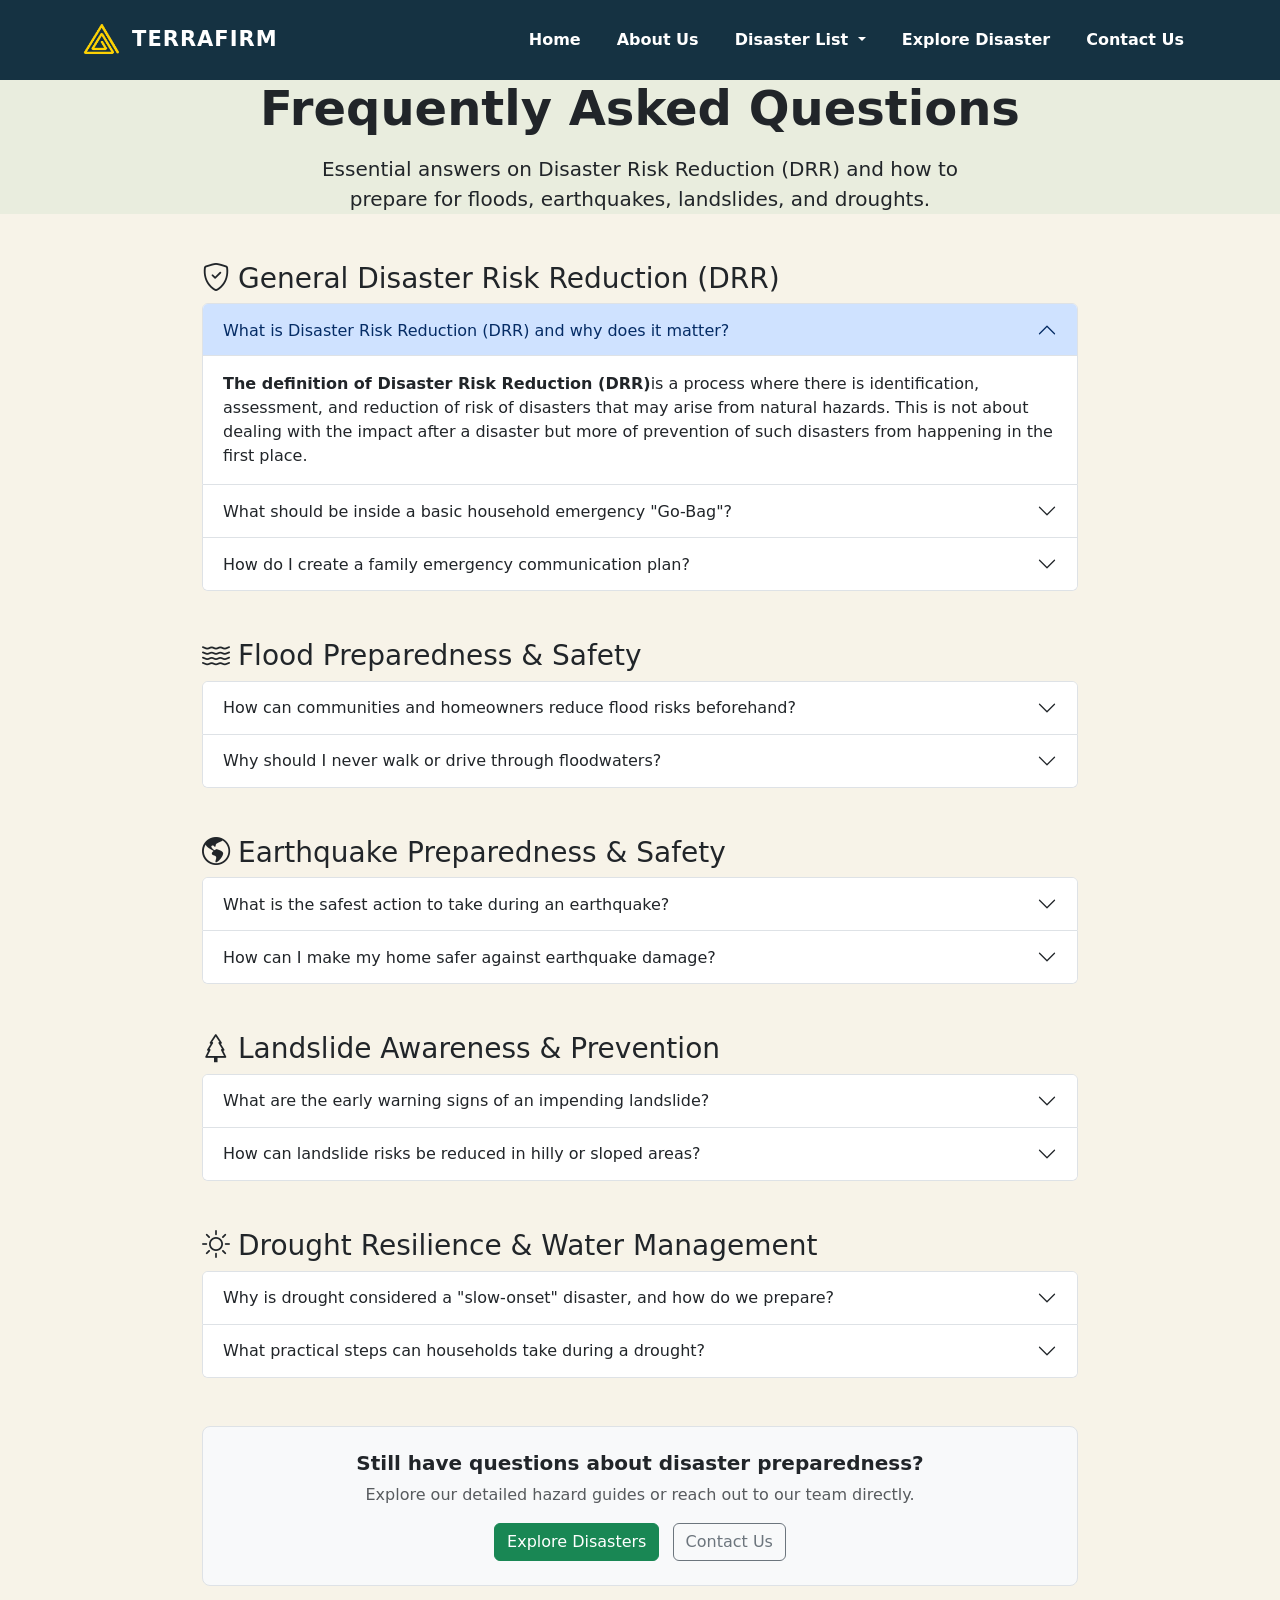
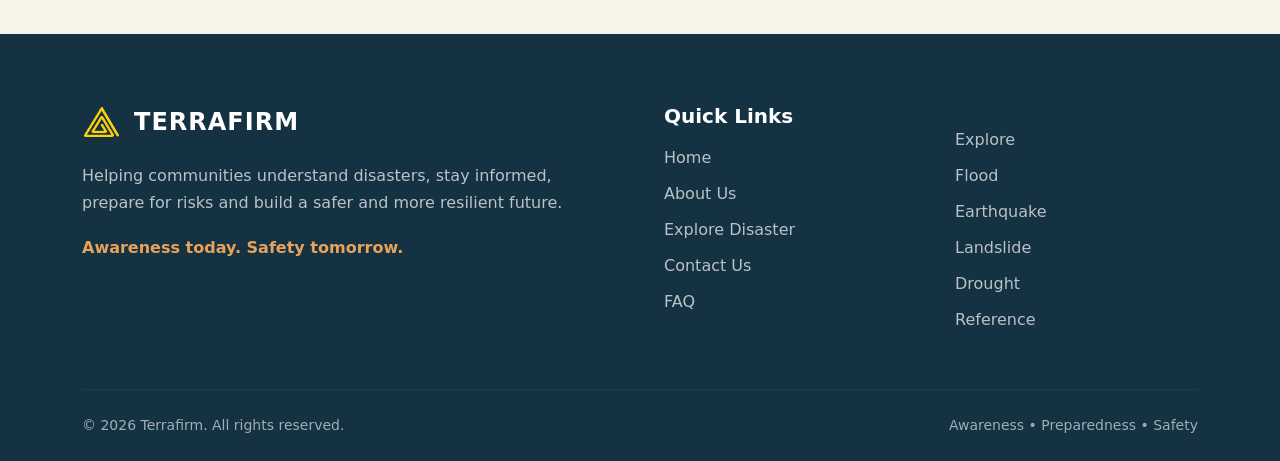
<file: FAQ.html>
<!DOCTYPE html>
<html lang="en">
<head>
    <meta charset="UTF-8">
    <meta name="viewport" content="width=device-width, initial-scale=1.0">
    <title>FAQ - TERRAFIRM</title>
    <link rel="icon" type="image/x-icon" href="./img/Logo.png">
    <!-- Bootstrap 5 CSS CDN -->
    <link href="https://cdn.jsdelivr.net/npm/bootstrap@5.3.3/dist/css/bootstrap.min.css" rel="stylesheet">
    <link rel="stylesheet" href="https://cdn.jsdelivr.net/npm/bootstrap-icons@1.11.3/font/bootstrap-icons.min.css">
    <link rel="stylesheet" href="style.css">
    <style>

    </style>
</head>
<body class="d-flex flex-column min-vh-100">
    <nav class="navbar navbar-expand-lg navbar-dark">
        <div class="container">
            <a class="navbar-brand d-flex align-items-center" href="./index.html">
                <img src="./img/Logo.png" alt="TERRAFIRM Logo" class="logo">
                <span class="brand-name">TERRAFIRM</span>
            </a>

            <!-- Burger -->
            <button class="navbar-toggler border-0 shadow-none" type="button" data-bs-toggle="collapse" data-bs-target="#navbarNav" aria-controls="navbarNav" aria-expanded="false" aria-label="Toggle navigation">
                <span class="navbar-toggler-icon"></span>
            </button>

            <div class="collapse navbar-collapse" id="navbarNav">
                <ul class="navbar-nav ms-auto align-items-lg-center gap-lg-2">
                    <li class="nav-item">
                        <a class="nav-link" href="./index.html">
                            Home
                        </a>
                    </li>

                    <li class="nav-item">
                        <a class="nav-link" href="./aboutUs.html">
                            About Us
                        </a>
                    </li>

                    <!-- Disaster Dropdown -->
                    <li class="nav-item dropdown">
                        <a class="nav-link dropdown-toggle" href="#" role="button" data-bs-toggle="dropdown" aria-expanded="false"> Disaster List </a>

                        <ul class="dropdown-menu">
                            <li>
                                <a class="dropdown-item" href="./flood.html">
                                    <i class="bi bi-water me-2"></i>
                                    Flood
                                </a>
                            </li>

                            <li>
                                <a class="dropdown-item" href="./earthquake.html">
                                    <i class="bi bi-globe-americas me-2"></i>
                                    Earthquake
                                </a>
                            </li>

                            <li>
                                <a class="dropdown-item" href="./landslide.html">
                                    <i class="bi bi-tree me-2"></i>
                                    Landslide
                                </a>
                            </li>

                            <li>
                                <a class="dropdown-item" href="./drought.html">
                                    <i class="bi bi-brightness-high me-2"></i>
                                    Drought
                                </a>
                            </li>
                        </ul>
                    </li>

                    <li class="nav-item">
                        <a class="nav-link" href="./explore.html">
                            Explore Disaster
                        </a>
                    </li>

                    <li class="nav-item">
                        <a class="nav-link contact-link" href="./contactUs.html">
                            Contact Us
                        </a>
                    </li>
                </ul>
            </div>
        </div>
    </nav>

    <main class="flex-fill">
        <section class="faq-hero text-center" style="background-color: #e9edde;">
            <div class="container">
                <h1 class="display-5 fw-bold mb-3">Frequently Asked Questions</h1>
                <p class="lead mb-0 mx-auto" style="max-width: 700px;">
                    Essential answers on Disaster Risk Reduction (DRR) and how to prepare for floods, earthquakes, landslides, and droughts.
                </p>
            </div>
        </section>

        <section class="py-5" style="background-color: #f7f3e8;">
            <div class="container" style="max-width: 900px;">
                <div class="mb-5">
                    <h3 class="faq-category-title"><i class="bi bi-shield-check me-2"></i>General Disaster Risk Reduction (DRR)</h3>
                    <div class="accordion" id="accordionGeneral">
                        <div class="accordion-item">
                            <h2 class="accordion-header">
                                <button class="accordion-button" type="button" data-bs-toggle="collapse" data-bs-target="#gen1" aria-expanded="true" aria-controls="gen1">
                                    What is Disaster Risk Reduction (DRR) and why does it matter?
                                </button>
                            </h2>
                            <div id="gen1" class="accordion-collapse collapse show" data-bs-parent="#accordionGeneral">
                                <div class="accordion-body">
                                    <strong>The definition of Disaster Risk Reduction (DRR)</strong>is a process where there is identification, assessment, and reduction of risk of disasters that may arise from natural hazards. This is not about dealing with the impact after a disaster but more of prevention of such disasters from happening in the first place.
                                </div>
                            </div>
                        </div>

                        <div class="accordion-item">
                            <h2 class="accordion-header">
                                <button class="accordion-button collapsed" type="button" data-bs-toggle="collapse" data-bs-target="#gen2" aria-expanded="false" aria-controls="gen2">
                                    What should be inside a basic household emergency "Go-Bag"?
                                </button>
                            </h2>
                            <div id="gen2" class="accordion-collapse collapse" data-bs-parent="#accordionGeneral">
                                <div class="accordion-body">
                                    The emergency pack must be sufficient enough to last your family for at least <strong>three days</strong>. Essential items include:
                                    <ul class="mt-2 mb-0">
                                        <li>Drinking water that is clean (about 3-4 liters per person) and non-perishable food.</li>
                                        <li>First aid kit, necessary prescriptions, and hygiene items.</li>
                                        <li>Flashlight and extra batteries, whistle, and a radio that can run on battery power or by hand-crank mechanism.</li>
                                        <li>Important papers in a waterproof case.</li>
                                        <li>Small denomination cash, power bank, and a multi-tool.</li>
                                    </ul>
                                </div>
                            </div>
                        </div>

                        <div class="accordion-item">
                            <h2 class="accordion-header">
                                <button class="accordion-button collapsed" type="button" data-bs-toggle="collapse" data-bs-target="#gen3" aria-expanded="false" aria-controls="gen3">
                                    How do I create a family emergency communication plan?
                                </button>
                            </h2>
                            <div id="gen3" class="accordion-collapse collapse" data-bs-parent="#accordionGeneral">
                                <div class="accordion-body">
                                    Select two secure meeting places—one immediately outside your home in case of emergencies such as earthquakes and another one farther away from your neighborhood in case you need to evacuate. Select an out-of-town family member or a friend whom you can rely on for communication, since distant calls may pass through in case of network overload.
                                </div>
                            </div>
                        </div>
                    </div>
                </div>

                <div class="mb-5">
                    <h3 class="faq-category-title"><i class="bi bi-water me-2"></i>Flood Preparedness & Safety</h3>
                    <div class="accordion" id="accordionFlood">
                        <div class="accordion-item">
                            <h2 class="accordion-header">
                                <button class="accordion-button collapsed" type="button" data-bs-toggle="collapse" data-bs-target="#flood1" aria-expanded="false" aria-controls="flood1">
                                    How can communities and homeowners reduce flood risks beforehand?
                                </button>
                            </h2>
                            <div id="flood1" class="accordion-collapse collapse" data-bs-parent="#accordionFlood">
                                <div class="accordion-body">
                                    Make sure that storm drains and local waterways are not littered with any waste materials. Raise your electrical panels, appliances, and other valuable possessions to an elevation level above the flood water level. Install check valves on your plumbing system and save your local wetlands.
                                </div>
                            </div>
                        </div>

                        <div class="accordion-item">
                            <h2 class="accordion-header">
                                <button class="accordion-button collapsed" type="button" data-bs-toggle="collapse" data-bs-target="#flood2" aria-expanded="false" aria-controls="flood2">
                                    Why should I never walk or drive through floodwaters?
                                </button>
                            </h2>
                            <div id="flood2" class="accordion-collapse collapse" data-bs-parent="#accordionFlood">
                                <div class="accordion-body">
                                    <strong>6 inches (15 cm)</strong>of fast-moving water is enough to sweep a person off his/her feet, while <strong>12 inches (30 cm)</strong>of flowing water has enough power to move almost any vehicle. The other dangers associated with floodwater include hidden roadways, exposed sewer drains, sharp debris, power line threats, and pollutants.
                                </div>
                            </div>
                        </div>
                    </div>
                </div>

                <div class="mb-5">
                    <h3 class="faq-category-title"><i class="bi bi-globe-americas me-2"></i>Earthquake Preparedness & Safety</h3>
                    <div class="accordion" id="accordionEarthquake">
                        <div class="accordion-item">
                            <h2 class="accordion-header">
                                <button class="accordion-button collapsed" type="button" data-bs-toggle="collapse" data-bs-target="#eq1" aria-expanded="false" aria-controls="eq1">
                                    What is the safest action to take during an earthquake?
                                </button>
                            </h2>
                            <div id="eq1" class="accordion-collapse collapse" data-bs-parent="#accordionEarthquake">
                                <div class="accordion-body">
                                    Follow <strong>"Drop, Cover, and Hold On"</strong>:
                                    <ul class="mt-2 mb-0">
                                        <li><strong>DROP</strong> to your hands and knees to avoid being thrown off balance by the earthquake.</li>
                                        <li><strong>COVER</strong> yourself by holding on to your head and neck beneath a desk, table, or corner of an interior wall.</li>
                                        <li><strong>HOLD ON</strong> until the shaking stops. Do not go outside or use doorways during the earthquake.</li>
                                    </ul>
                                </div>
                            </div>
                        </div>

                        <div class="accordion-item">
                            <h2 class="accordion-header">
                                <button class="accordion-button collapsed" type="button" data-bs-toggle="collapse" data-bs-target="#eq2" aria-expanded="false" aria-controls="eq2">
                                    How can I make my home safer against earthquake damage?
                                </button>
                            </h2>
                            <div id="eq2" class="accordion-collapse collapse" data-bs-parent="#accordionEarthquake">
                                <div class="accordion-body">
                                    Secure all tall bookshelves, wardrobes, water tanks, and heavy appliances to wall studs. Store all heavy and fragile objects on bottom shelves and install locks on your kitchen cabinets. Learn how to turn off all major gas, water, and electrical sources inside your home.
                                </div>
                            </div>
                        </div>
                    </div>
                </div>

                <div class="mb-5">
                    <h3 class="faq-category-title"><i class="bi bi-tree me-2"></i>Landslide Awareness & Prevention</h3>
                    <div class="accordion" id="accordionLandslide">
                        <div class="accordion-item">
                            <h2 class="accordion-header">
                                <button class="accordion-button collapsed" type="button" data-bs-toggle="collapse" data-bs-target="#land1" aria-expanded="false" aria-controls="land1">
                                    What are the early warning signs of an impending landslide?
                                </button>
                            </h2>
                            <div id="land1" class="accordion-collapse collapse" data-bs-parent="#accordionLandslide">
                                <div class="accordion-body">
                                    Look for fresh fissures or bulges on the surface of the earth, paved roads, and building foundations; sudden jamming of doors and windows; tilted trees, fences, and utility poles; changes in the water flow in streams or muddy water in streams; and low rumbles or cracking noises from the movement of trees and rocks uphill.
                                </div>
                            </div>
                        </div>

                        <div class="accordion-item">
                            <h2 class="accordion-header">
                                <button class="accordion-button collapsed" type="button" data-bs-toggle="collapse" data-bs-target="#land2" aria-expanded="false" aria-controls="land2">
                                    How can landslide risks be reduced in hilly or sloped areas?
                                </button>
                            </h2>
                            <div id="land2" class="accordion-collapse collapse" data-bs-parent="#accordionLandslide">
                                <div class="accordion-body">
                                    Avoid removing the deep-rooted trees and plants that hold the soil particles together on steep slopes. Construct proper systems of draining to ensure that rain water does not flow over the slopes. Avoid construction activities at the foot or top part of any steep slope.
                                </div>
                            </div>
                        </div>
                    </div>
                </div>

                <div class="mb-5">
                    <h3 class="faq-category-title"><i class="bi bi-brightness-high me-2"></i>Drought Resilience & Water Management</h3>
                    <div class="accordion" id="accordionDrought">
                        <div class="accordion-item">
                            <h2 class="accordion-header">
                                <button class="accordion-button collapsed" type="button" data-bs-toggle="collapse" data-bs-target="#drought1" aria-expanded="false" aria-controls="drought1">
                                    Why is drought considered a "slow-onset" disaster, and how do we prepare?
                                </button>
                            </h2>
                            <div id="drought1" class="accordion-collapse collapse" data-bs-parent="#accordionDrought">
                                <div class="accordion-body">
                                    Unlike floods and earthquakes, droughts emerge slowly through months and years by draining the soil moisture and reservoirs. This means that preparation for drought entails water conservation, water collection, protection of water catchment areas, and planting of drought-resistant plants.
                                </div>
                            </div>
                        </div>

                        <div class="accordion-item">
                            <h2 class="accordion-header">
                                <button class="accordion-button collapsed" type="button" data-bs-toggle="collapse" data-bs-target="#drought2" aria-expanded="false" aria-controls="drought2">
                                    What practical steps can households take during a drought?
                                </button>
                            </h2>
                            <div id="drought2" class="accordion-collapse collapse" data-bs-parent="#accordionDrought">
                                <div class="accordion-body">
                                    Fix any leaks from faucets and toilets right away, use low flow shower heads and aerators, harvest rainwater for other than drinking purposes, recycle graywater such as fruit and vegetable washing for watering plants, and irrigate gardens in the early mornings or evenings to reduce evaporation.
                                </div>
                            </div>
                        </div>
                    </div>
                </div>

                <div class="text-center p-4 bg-light rounded-3 border">
                    <h5 class="fw-bold mb-2">Still have questions about disaster preparedness?</h5>
                    <p class="text-muted mb-3">Explore our detailed hazard guides or reach out to our team directly.</p>
                    <a href="./explore.html" class="btn btn-success me-2">Explore Disasters</a>
                    <a href="./contactUs.html" class="btn btn-outline-secondary">Contact Us</a>
                </div>

            </div>
        </section>
    </main>

    <footer>
        <div class="container">
            <div class="row g-5">
                <div class="col-lg-6">
                    <div class="footer-brand">
                        <img src="./img/Logo.png" alt="TERRAFIRM Logo">
                        <h4>TERRAFIRM</h4>
                    </div>

                    <p class="footer-text">
                        Helping communities understand disasters,
                        stay informed, prepare for risks and build
                        a safer and more resilient future.
                    </p>

                    <div class="footer-slogan">
                        Awareness today. Safety tomorrow.
                    </div>
                </div>

                <div class="col-6 col-lg-3">
                    <h5>Quick Links</h5>

                    <a href="./index.html">Home</a>
                    <a href="./aboutUs.html">About Us</a>
                    <a href="./explore.html">Explore Disaster</a>
                    <a href="./contactUs.html">Contact Us</a>
                    <a href="./FAQ.html">FAQ</a>
                </div>

                <div class="col-6 col-lg-3">
                    <br>

                    <a href="./explore.html">Explore</a>
                    <a href="./flood.html">Flood</a>
                    <a href="./earthquake.html">Earthquake</a>
                    <a href="./landslide.html">Landslide</a>
                    <a href="./drought.html">Drought</a>
                    <a href="./reference.html">Reference</a>
                </div>
            </div>

            <hr>

            <div class="footer-bottom">
                <p>
                    © 2026 Terrafirm. All rights reserved.
                </p>

                <p>
                    Awareness • Preparedness • Safety
                </p>
            </div>
        </div>
    </footer>

    <!-- Bootstrap 5 JS Bundle CDN -->
    <script src="https://cdn.jsdelivr.net/npm/bootstrap@5.3.3/dist/js/bootstrap.bundle.min.js"></script>
</body>
</html>
</file>
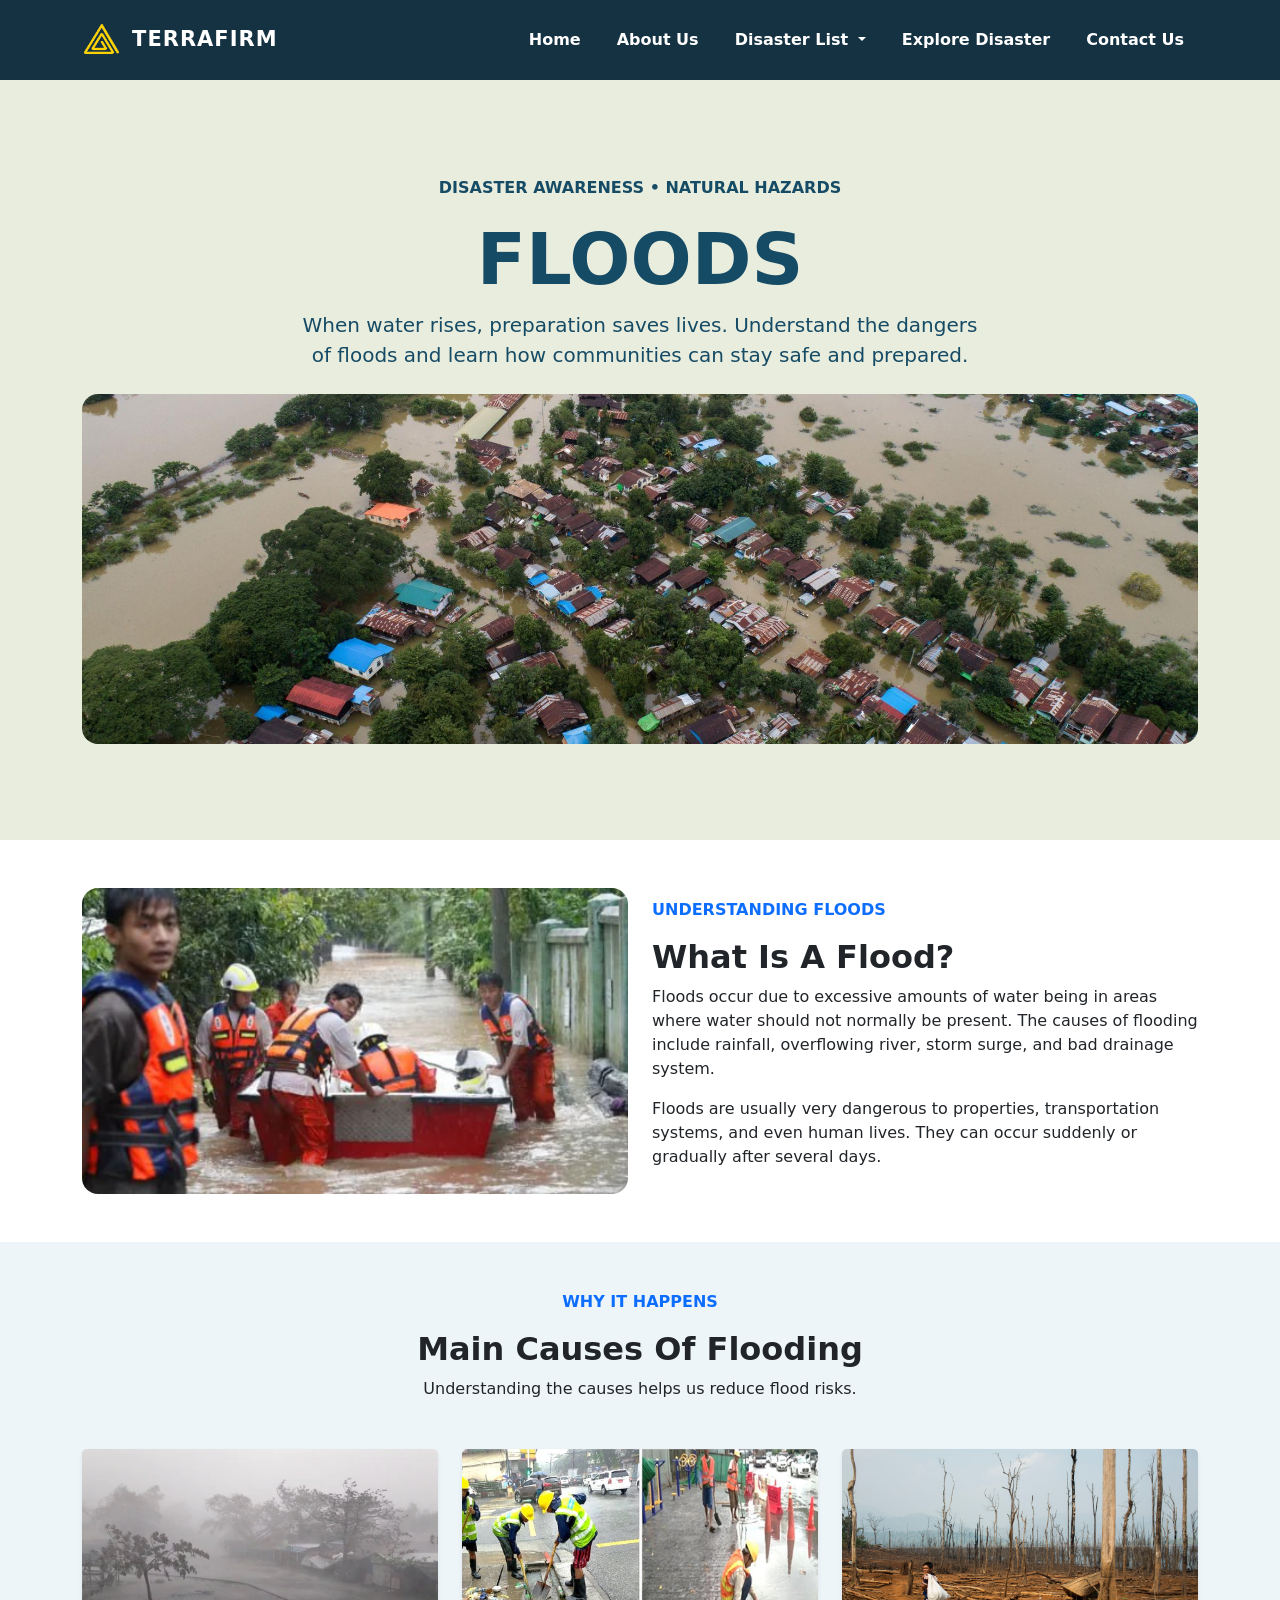
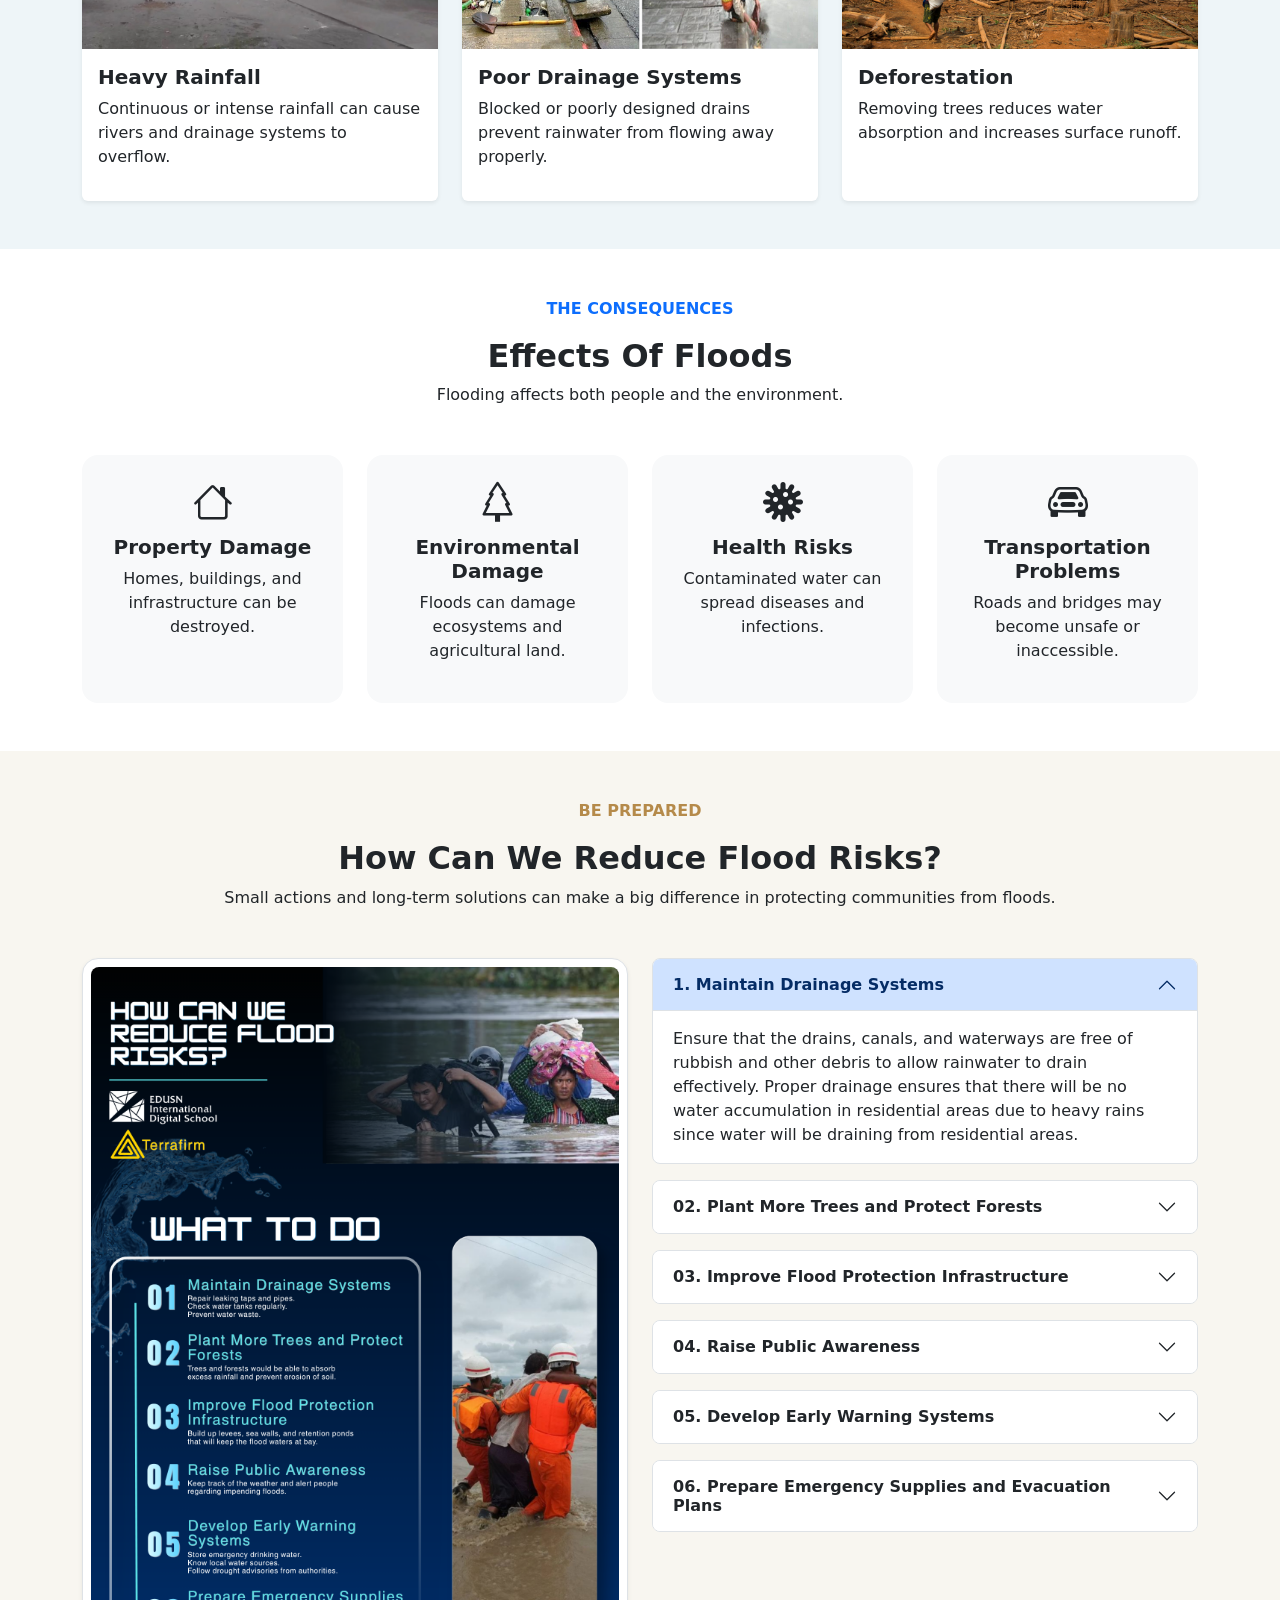
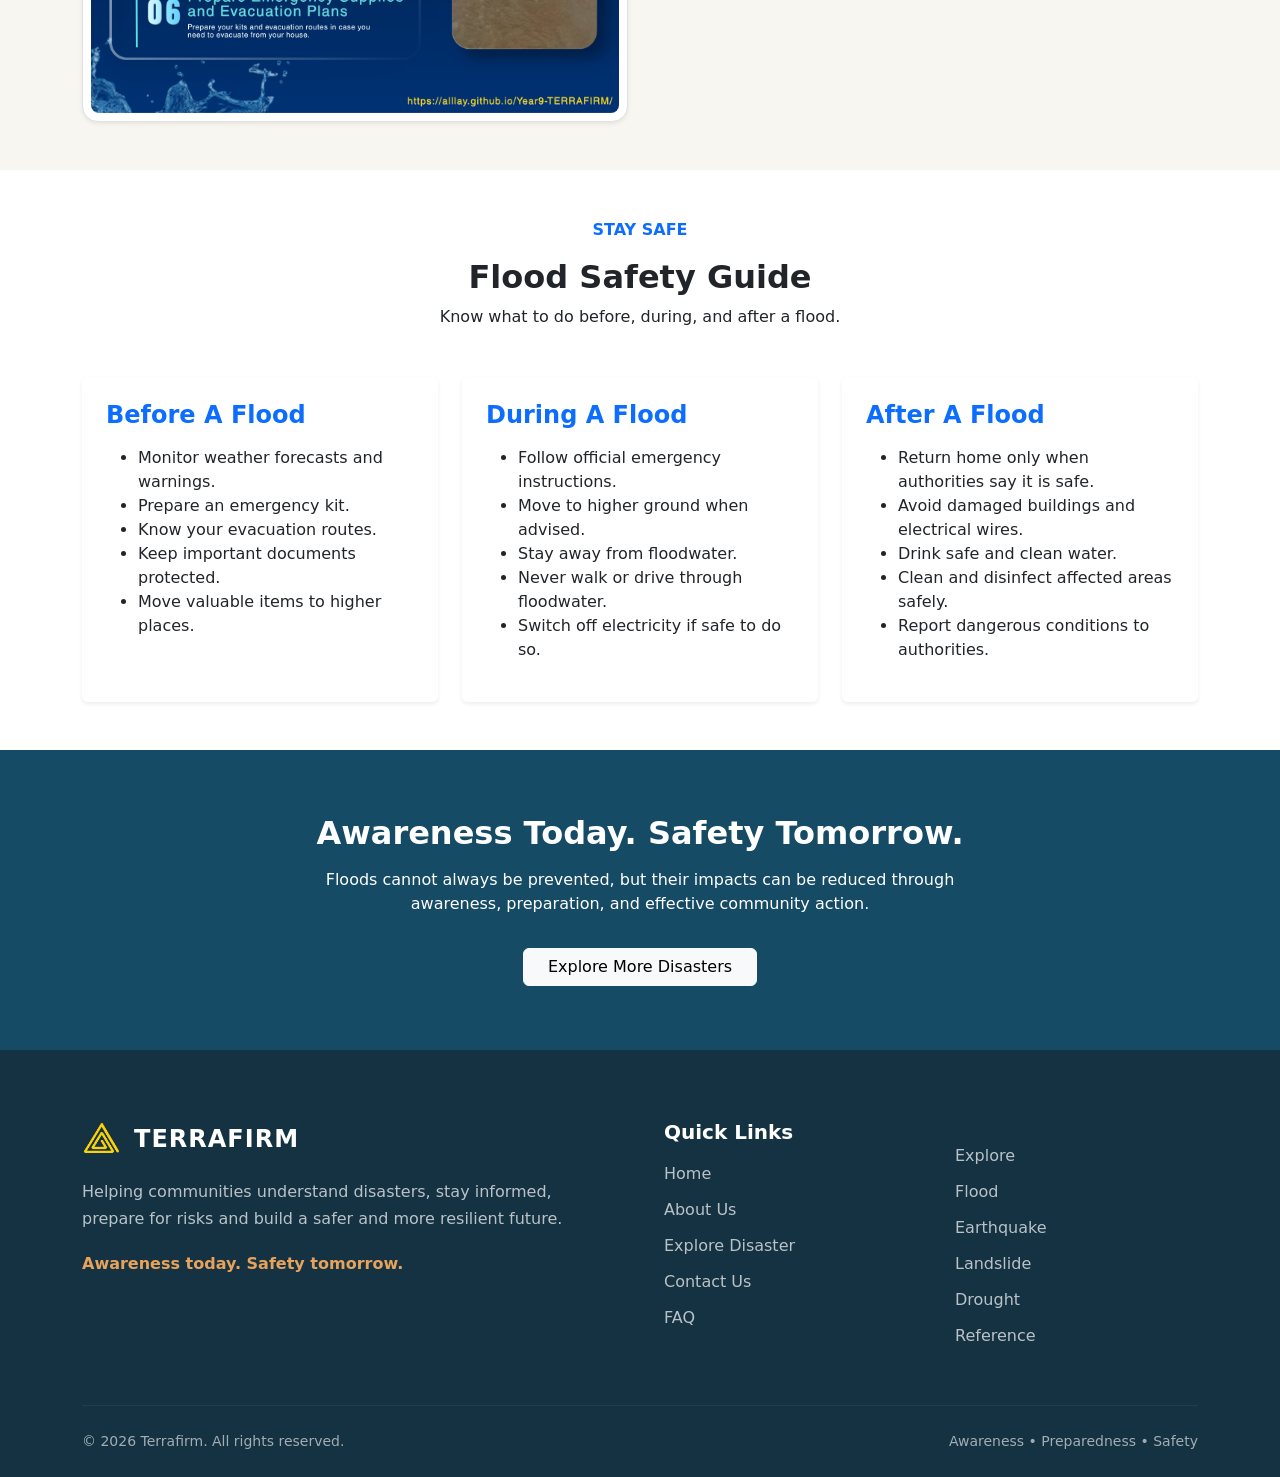
<file: flood.html>
<!DOCTYPE html>
<html lang="en">
<head>
    <meta charset="UTF-8">
    <meta name="viewport" content="width=device-width, initial-scale=1.0">
    <title>Flood - TERRAFIRM</title>
    <link rel="icon" type="image/x-icon" href="./img/Logo.png">
    <!-- Bootstrap 5 CSS CDN -->
    <link href="https://cdn.jsdelivr.net/npm/bootstrap@5.3.3/dist/css/bootstrap.min.css" rel="stylesheet">
    <link rel="stylesheet" href="https://cdn.jsdelivr.net/npm/bootstrap-icons@1.11.3/font/bootstrap-icons.min.css">
    <link rel="stylesheet" href="style.css">
    <style>

    </style>
</head>
<body class="d-flex flex-column min-vh-100">
    <nav class="navbar navbar-expand-lg navbar-dark">
        <div class="container">
            <a class="navbar-brand d-flex align-items-center" href="./index.html">
                <img src="./img/Logo.png" alt="TERRAFIRM Logo" class="logo">
                <span class="brand-name">TERRAFIRM</span>
            </a>

            <!-- Burger -->
            <button class="navbar-toggler border-0 shadow-none" type="button" data-bs-toggle="collapse" data-bs-target="#navbarNav" aria-controls="navbarNav" aria-expanded="false" aria-label="Toggle navigation">
                <span class="navbar-toggler-icon"></span>
            </button>

            <div class="collapse navbar-collapse" id="navbarNav">
                <ul class="navbar-nav ms-auto align-items-lg-center gap-lg-2">
                    <li class="nav-item">
                        <a class="nav-link" href="./index.html">
                            Home
                        </a>
                    </li>

                    <li class="nav-item">
                        <a class="nav-link" href="./aboutUs.html">
                            About Us
                        </a>
                    </li>

                    <!-- Disaster Dropdown -->
                    <li class="nav-item dropdown">
                        <a class="nav-link dropdown-toggle" href="#" role="button" data-bs-toggle="dropdown" aria-expanded="false"> Disaster List </a>

                        <ul class="dropdown-menu">
                            <li>
                                <a class="dropdown-item active" href="./flood.html">
                                    <i class="bi bi-water me-2"></i>
                                    Flood
                                </a>
                            </li>

                            <li>
                                <a class="dropdown-item" href="./earthquake.html">
                                    <i class="bi bi-globe-americas me-2"></i>
                                    Earthquake
                                </a>
                            </li>

                            <li>
                                <a class="dropdown-item" href="./landslide.html">
                                    <i class="bi bi-tree me-2"></i>
                                    Landslide
                                </a>
                            </li>

                            <li>
                                <a class="dropdown-item" href="./drought.html">
                                    <i class="bi bi-brightness-high me-2"></i>
                                    Drought
                                </a>
                            </li>
                        </ul>
                    </li>

                    <li class="nav-item">
                        <a class="nav-link" href="./explore.html">
                            Explore Disaster
                        </a>
                    </li>

                    <li class="nav-item">
                        <a class="nav-link contact-link" href="./contactUs.html">
                            Contact Us
                        </a>
                    </li>
                </ul>
            </div>
        </div>
    </nav>

    <main class="flex-fill">
        <!-- Section 1 -->
        <section class="container-fluid py-5 text-center" style="background-color: #e9edde; color: #164b65;">
            <div class="container py-5">
                <p class="text-uppercase fw-bold">Disaster Awareness • Natural Hazards</p>

                <h1 class="display-2 fw-bold">FLOODS</h1>

                <p class="lead mx-auto" style="max-width: 700px;">
                    When water rises, preparation saves lives.
                    Understand the dangers of floods and learn how
                    communities can stay safe and prepared.
                </p>

                <div class="mt-4">
                    <img src="./img/Disasters/Flood/images.jpg" alt="Flood image" class="img-fluid rounded-4 w-100" style="height: 350px; object-fit: cover;">
                </div>
            </div>
        </section>

        <!-- Section 2 -->
        <section class="container py-5">
            <div class="row align-items-center g-4">
                <div class="col-md-6">
                    <img src="./img/flood.jpg" alt="Flooded area" class="img-fluid rounded-4 w-100" style="height: auto; object-fit: contain;">
                </div>

                <div class="col-md-6">
                    <p class="text-uppercase fw-bold text-primary">Understanding Floods</p>

                    <h2 class="fw-bold">What Is A Flood?</h2>

                    <p>
                        Floods occur due to excessive amounts of water being in areas where water should not normally be present. 
                        The causes of flooding include rainfall, overflowing river, storm surge, and bad drainage system.
                    </p>

                    <p>
                        Floods are usually very dangerous to properties, transportation systems, and even human lives. 
                        They can occur suddenly or gradually after several days.
                    </p>
                </div>
            </div>
        </section>

        <!-- Section 3 -->
        <section class="container-fluid py-5" style="background-color: #eef5f8;">
            <div class="container">
                <div class="text-center mb-5">
                    <p class="text-uppercase fw-bold text-primary">Why It Happens</p>
                    <h2 class="fw-bold">Main Causes Of Flooding</h2>
                    <p>Understanding the causes helps us reduce flood risks.</p>
                </div>

                <div class="row g-4">

                    <div class="col-md-4">
                        <div class="card border-0 shadow-sm h-100">
                            <img src="./img/Disasters/Flood/Y2OD3JLI4JOHVMEU4WZEPKDWEA.jpg" alt="Heavy rainfall" class="card-img-top" style="height: 200px; object-fit: cover;">

                            <div class="card-body">
                                <h5 class="fw-bold">Heavy Rainfall</h5>
                                <p>
                                    Continuous or intense rainfall can cause
                                    rivers and drainage systems to overflow.
                                </p>
                            </div>
                        </div>
                    </div>

                    <div class="col-md-4">
                        <div class="card border-0 shadow-sm h-100">
                            <img src="./img/Disasters/Flood/11069_2024_6555_Fig8_HTML.png" alt="Poor drainage" class="card-img-top" style="height: 200px; object-fit: cover;">

                            <div class="card-body">
                                <h5 class="fw-bold">Poor Drainage Systems</h5>
                                <p>
                                    Blocked or poorly designed drains prevent
                                    rainwater from flowing away properly.
                                </p>
                            </div>
                        </div>
                    </div>

                    <div class="col-md-4">
                        <div class="card border-0 shadow-sm h-100">
                            <img src="./img/Disasters/Flood/Deforestation-by-oil-plantation-project.jpg" alt="Deforestation" class="card-img-top" style="height: 200px; object-fit: cover;">

                            <div class="card-body">
                                <h5 class="fw-bold">Deforestation</h5>
                                <p>
                                    Removing trees reduces water absorption
                                    and increases surface runoff.
                                </p>
                            </div>
                        </div>
                    </div>
                </div>
            </div>
        </section>

        <!-- Section 4 -->
        <section class="container py-5">
            <div class="text-center mb-5">
                <p class="text-uppercase fw-bold text-primary">The Consequences</p>
                <h2 class="fw-bold">Effects Of Floods</h2>
                <p>Flooding affects both people and the environment.</p>
            </div>

            <div class="row g-4">
                <div class="col-md-3">
                    <div class="p-4 bg-light rounded-4 h-100 text-center">
                        <h1><i class="bi bi-house"></i></h1>
                        <h5 class="fw-bold">Property Damage</h5>
                        <p>Homes, buildings, and infrastructure can be destroyed.</p>
                    </div>
                </div>

                <div class="col-md-3">
                    <div class="p-4 bg-light rounded-4 h-100 text-center">
                        <h1><i class="bi bi-tree"></i></h1>
                        <h5 class="fw-bold">Environmental Damage</h5>
                        <p>Floods can damage ecosystems and agricultural land.</p>
                    </div>
                </div>

                <div class="col-md-3">
                    <div class="p-4 bg-light rounded-4 h-100 text-center">
                        <h1><i class="bi bi-virus"></i></h1>
                        <h5 class="fw-bold">Health Risks</h5>
                        <p>Contaminated water can spread diseases and infections.</p>
                    </div>
                </div>

                <div class="col-md-3">
                    <div class="p-4 bg-light rounded-4 h-100 text-center">
                        <h1><i class="bi bi-car-front"></i></h1>
                        <h5 class="fw-bold">Transportation Problems</h5>
                        <p>Roads and bridges may become unsafe or inaccessible.</p>
                    </div>
                </div>
            </div>
        </section>

        <!-- Section 5 -->
        <section class="container-fluid py-5" style="background-color: #f8f6f0;">
            <div class="container">
                <div class="text-center mb-5">
                    <p class="text-uppercase fw-bold" style="color: #b58a4a;">Be Prepared</p>
                    <h2 class="fw-bold">How Can We Reduce Flood Risks?</h2>
                    <p>Small actions and long-term solutions can make a big difference in protecting communities from floods.</p>
                </div>

                <div class="row align-items-start g-4">
                    <div class="col-md-6">
                        <div class="rounded-4 border bg-white p-2 shadow-sm poster-scroll-box">
                            <img src="./img/Posters/8.png" alt="Flood preparedness and resilient community" class="img-fluid rounded-3 w-100 d-block">
                        </div>
                    </div>

                    <!-- Solutions -->
                    <div class="col-md-6">
                        <div class="accordion" id="floodAccordion">

                            <div class="accordion-item mb-3 border rounded-3 overflow-hidden">
                                <h2 class="accordion-header" id="floodHeadingOne">
                                    <button class="accordion-button fw-bold" type="button" data-bs-toggle="collapse" data-bs-target="#floodCollapseOne" aria-expanded="true" aria-controls="floodCollapseOne">
                                        1. Maintain Drainage Systems
                                    </button>
                                </h2>
                                <div id="floodCollapseOne" class="accordion-collapse collapse show" aria-labelledby="floodHeadingOne" data-bs-parent="#floodAccordion">
                                    <div class="accordion-body">
                                        Ensure that the drains, canals, and waterways are free of rubbish and other debris to allow rainwater to drain effectively.
                                        Proper drainage ensures that there will be no water accumulation in residential areas due to heavy rains since water will be draining from residential areas.
                                    </div>
                                </div>
                            </div>

                            <div class="accordion-item mb-3 border rounded-3 overflow-hidden">
                                <h2 class="accordion-header" id="floodHeadingTwo">
                                    <button class="accordion-button fw-bold collapsed" type="button" data-bs-toggle="collapse" data-bs-target="#floodCollapseTwo" aria-expanded="false" aria-controls="floodCollapseTwo">
                                        02. Plant More Trees and Protect Forests
                                    </button>
                                </h2>
                                <div id="floodCollapseTwo" class="accordion-collapse collapse" aria-labelledby="floodHeadingTwo" data-bs-parent="#floodAccordion">
                                    <div class="accordion-body">
                                        Tree planting and protection of forests will ensure that soil is maintained and the rate of surface runoff is minimized to the lowest possible level.
                                        Trees and other vegetation will ensure that water flowing into the rivers is minimized.
                                    </div>
                                </div>
                            </div>

                            <div class="accordion-item mb-3 border rounded-3 overflow-hidden">
                                <h2 class="accordion-header" id="floodHeadingThree">
                                    <button class="accordion-button fw-bold collapsed" type="button" data-bs-toggle="collapse" data-bs-target="#floodCollapseThree" aria-expanded="false" aria-controls="floodCollapseThree">
                                        03. Improve Flood Protection Infrastructure
                                    </button>
                                </h2>
                                <div id="floodCollapseThree" class="accordion-collapse collapse" aria-labelledby="floodHeadingThree" data-bs-parent="#floodAccordion">
                                    <div class="accordion-body">
                                        The most essential thing will be the building of proper drainage system, flood barriers, breakwater and retention ponds for the effective control of excess water and river overflow.
                                    </div>
                                </div>
                            </div>

                            <div class="accordion-item mb-3 border rounded-3 overflow-hidden">
                                <h2 class="accordion-header" id="floodHeadingFour">
                                    <button class="accordion-button fw-bold collapsed" type="button" data-bs-toggle="collapse" data-bs-target="#floodCollapseFour" aria-expanded="false" aria-controls="floodCollapseFour">
                                        04. Raise Public Awareness
                                    </button>
                                </h2>
                                <div id="floodCollapseFour" class="accordion-collapse collapse" aria-labelledby="floodHeadingFour" data-bs-parent="#floodAccordion">
                                    <div class="accordion-body">
                                        As floods impact people differently, it will be necessary to educate people about the risks of floods, warning signs, and the measures to be taken in case of floods.
                                        It is necessary to inform people about the weather forecasting source and the measures to be taken in case of floods and evacuation points in case of dangerous floods.
                                    </div>
                                </div>
                            </div>

                            <div class="accordion-item mb-3 border rounded-3 overflow-hidden">
                                <h2 class="accordion-header" id="floodHeadingFive">
                                    <button class="accordion-button fw-bold collapsed" type="button" data-bs-toggle="collapse" data-bs-target="#floodCollapseFive" aria-expanded="false" aria-controls="floodCollapseFive">
                                        05. Develop Early Warning Systems
                                    </button>
                                </h2>
                                <div id="floodCollapseFive" class="accordion-collapse collapse" aria-labelledby="floodHeadingFive" data-bs-parent="#floodAccordion">
                                    <div class="accordion-body">
                                        It will be necessary to warn people about the risk of floods through mobile phones, radios and community messages based on the weather forecast, river level and emergency warnings.
                                        It is necessary to have a bag which will have some of the essentials like water, food, flashlight, batteries, first aid and important documents.
                                    </div>
                                </div>
                            </div>

                            <div class="accordion-item border rounded-3 overflow-hidden">
                                <h2 class="accordion-header" id="floodHeadingSix">
                                    <button class="accordion-button fw-bold collapsed" type="button" data-bs-toggle="collapse" data-bs-target="#floodCollapseSix" aria-expanded="false" aria-controls="floodCollapseSix">
                                        06. Prepare Emergency Supplies and Evacuation Plans
                                    </button>
                                </h2>
                                <div id="floodCollapseSix" class="accordion-collapse collapse" aria-labelledby="floodHeadingSix" data-bs-parent="#floodAccordion">
                                    <div class="accordion-body">
                                        Waterproof bags should be used to store things like water, food, flashlights, batteries, first aid kit, and other relevant items.
                                        It is also advisable that you know where to head to when there is a flood.
                                    </div>
                                </div>
                            </div>
                        </div>
                    </div>
                </div>
            </div>
        </section>

        <!-- Section 6 -->
        <section class="container py-5">
            <div class="text-center mb-5">
                <p class="text-uppercase fw-bold text-primary">Stay Safe</p>
                <h2 class="fw-bold">Flood Safety Guide</h2>
                <p>Know what to do before, during, and after a flood.</p>
            </div>

            <div class="row g-4">
                <div class="col-md-4">
                    <div class="card h-100 border-0 shadow-sm">
                        <div class="card-body p-4">
                            <h4 class="fw-bold text-primary">Before A Flood</h4>
                            <ul class="mt-3">
                                <li>Monitor weather forecasts and warnings.</li>
                                <li>Prepare an emergency kit.</li>
                                <li>Know your evacuation routes.</li>
                                <li>Keep important documents protected.</li>
                                <li>Move valuable items to higher places.</li>
                            </ul>
                        </div>
                    </div>
                </div>

                <div class="col-md-4">
                    <div class="card h-100 border-0 shadow-sm">
                        <div class="card-body p-4">
                            <h4 class="fw-bold text-primary">During A Flood</h4>
                            <ul class="mt-3">
                                <li>Follow official emergency instructions.</li>
                                <li>Move to higher ground when advised.</li>
                                <li>Stay away from floodwater.</li>
                                <li>Never walk or drive through floodwater.</li>
                                <li>Switch off electricity if safe to do so.</li>
                            </ul>
                        </div>
                    </div>
                </div>

                <div class="col-md-4">
                    <div class="card h-100 border-0 shadow-sm">
                        <div class="card-body p-4">
                            <h4 class="fw-bold text-primary">After A Flood</h4>
                            <ul class="mt-3">
                                <li>Return home only when authorities say it is safe.</li>
                                <li>Avoid damaged buildings and electrical wires.</li>
                                <li>Drink safe and clean water.</li>
                                <li>Clean and disinfect affected areas safely.</li>
                                <li>Report dangerous conditions to authorities.</li>
                            </ul>
                        </div>
                    </div>
                </div>
            </div>
        </section>

        <!-- Final Section -->
        <section class="container-fluid py-5 text-center text-white" style="background-color: #164b65;">
            <div class="container py-3">
                <h2 class="fw-bold">Awareness Today. Safety Tomorrow.</h2>

                <p class="mx-auto mt-3" style="max-width: 650px;">
                    Floods cannot always be prevented, but their impacts can
                    be reduced through awareness, preparation, and effective
                    community action.
                </p>

                <a href="./explore.html" class="btn btn-light mt-3 px-4">
                    Explore More Disasters
                </a>
            </div>
        </section>
    </main>

    <footer>
        <div class="container">
            <div class="row g-5">
                <div class="col-lg-6">
                    <div class="footer-brand">
                        <img src="./img/Logo.png" alt="TERRAFIRM Logo">
                        <h4>TERRAFIRM</h4>
                    </div>

                    <p class="footer-text">
                        Helping communities understand disasters,
                        stay informed, prepare for risks and build
                        a safer and more resilient future.
                    </p>

                    <div class="footer-slogan">
                        Awareness today. Safety tomorrow.
                    </div>
                </div>

                <div class="col-6 col-lg-3">
                    <h5>Quick Links</h5>

                    <a href="./index.html">Home</a>
                    <a href="./aboutUs.html">About Us</a>
                    <a href="./explore.html">Explore Disaster</a>
                    <a href="./contactUs.html">Contact Us</a>
                    <a href="./FAQ.html">FAQ</a>
                </div>

                <div class="col-6 col-lg-3">
                    <br>

                    <a href="./explore.html">Explore</a>
                    <a href="./flood.html">Flood</a>
                    <a href="./earthquake.html">Earthquake</a>
                    <a href="./landslide.html">Landslide</a>
                    <a href="./drought.html">Drought</a>
                    <a href="./reference.html">Reference</a>
                </div>
            </div>

            <hr>

            <div class="footer-bottom">
                <p>
                    © 2026 Terrafirm. All rights reserved.
                </p>

                <p>
                    Awareness • Preparedness • Safety
                </p>
            </div>
        </div>
    </footer>

    <!-- Bootstrap 5 JS Bundle CDN -->
    <script src="https://cdn.jsdelivr.net/npm/bootstrap@5.3.3/dist/js/bootstrap.bundle.min.js"></script>
</body>
</html>
</file>
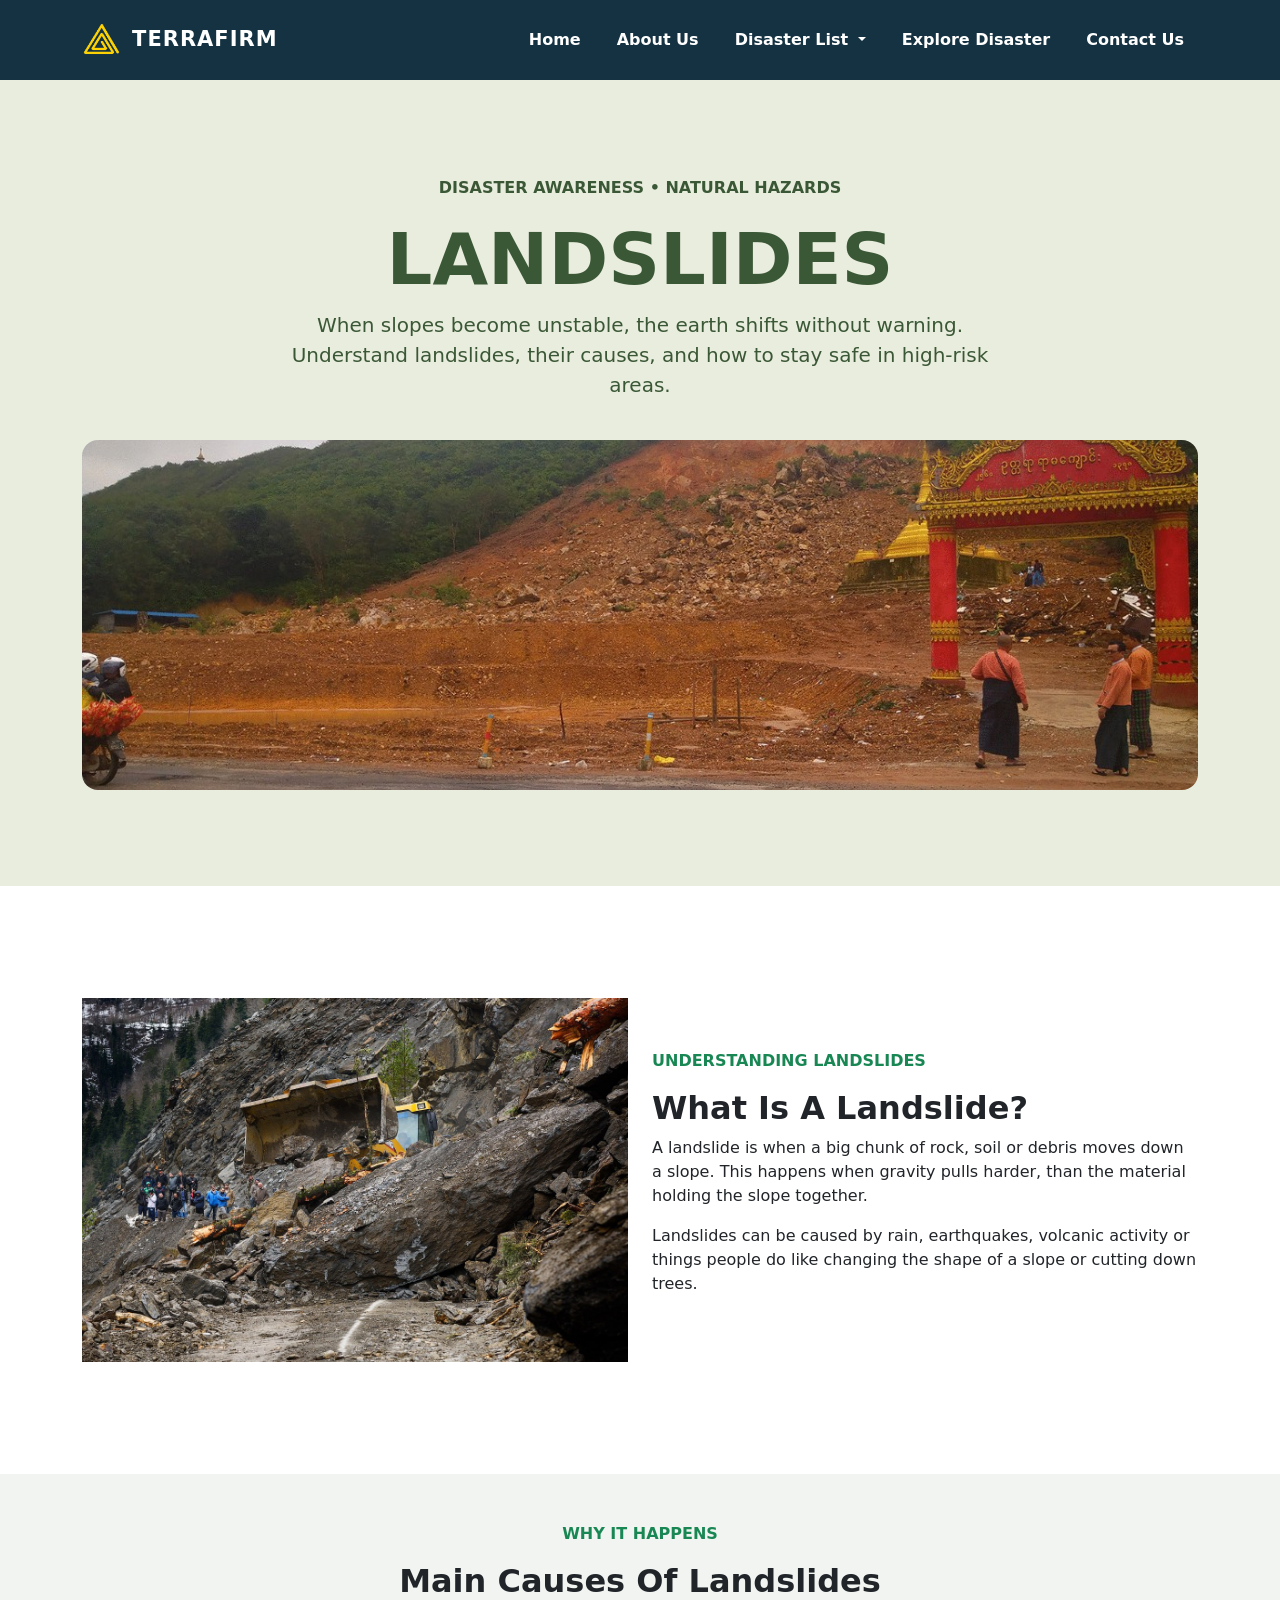
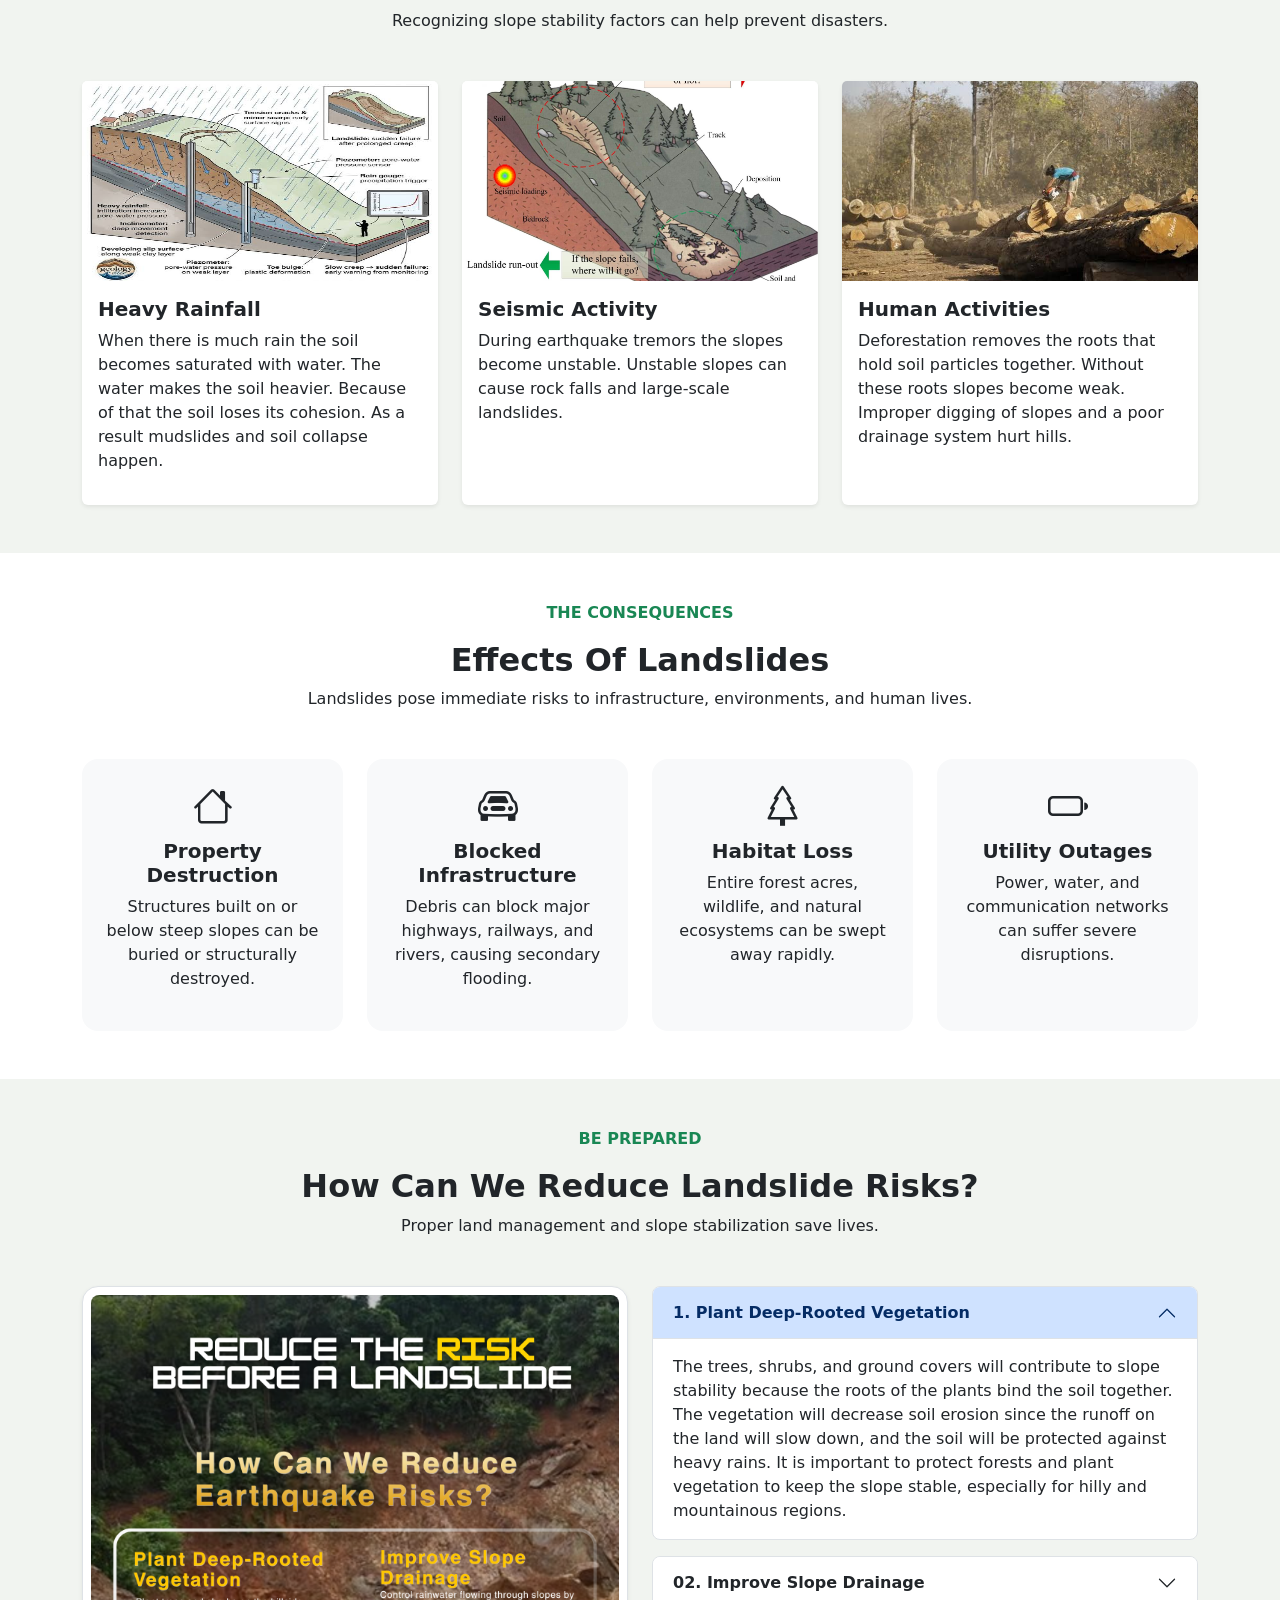
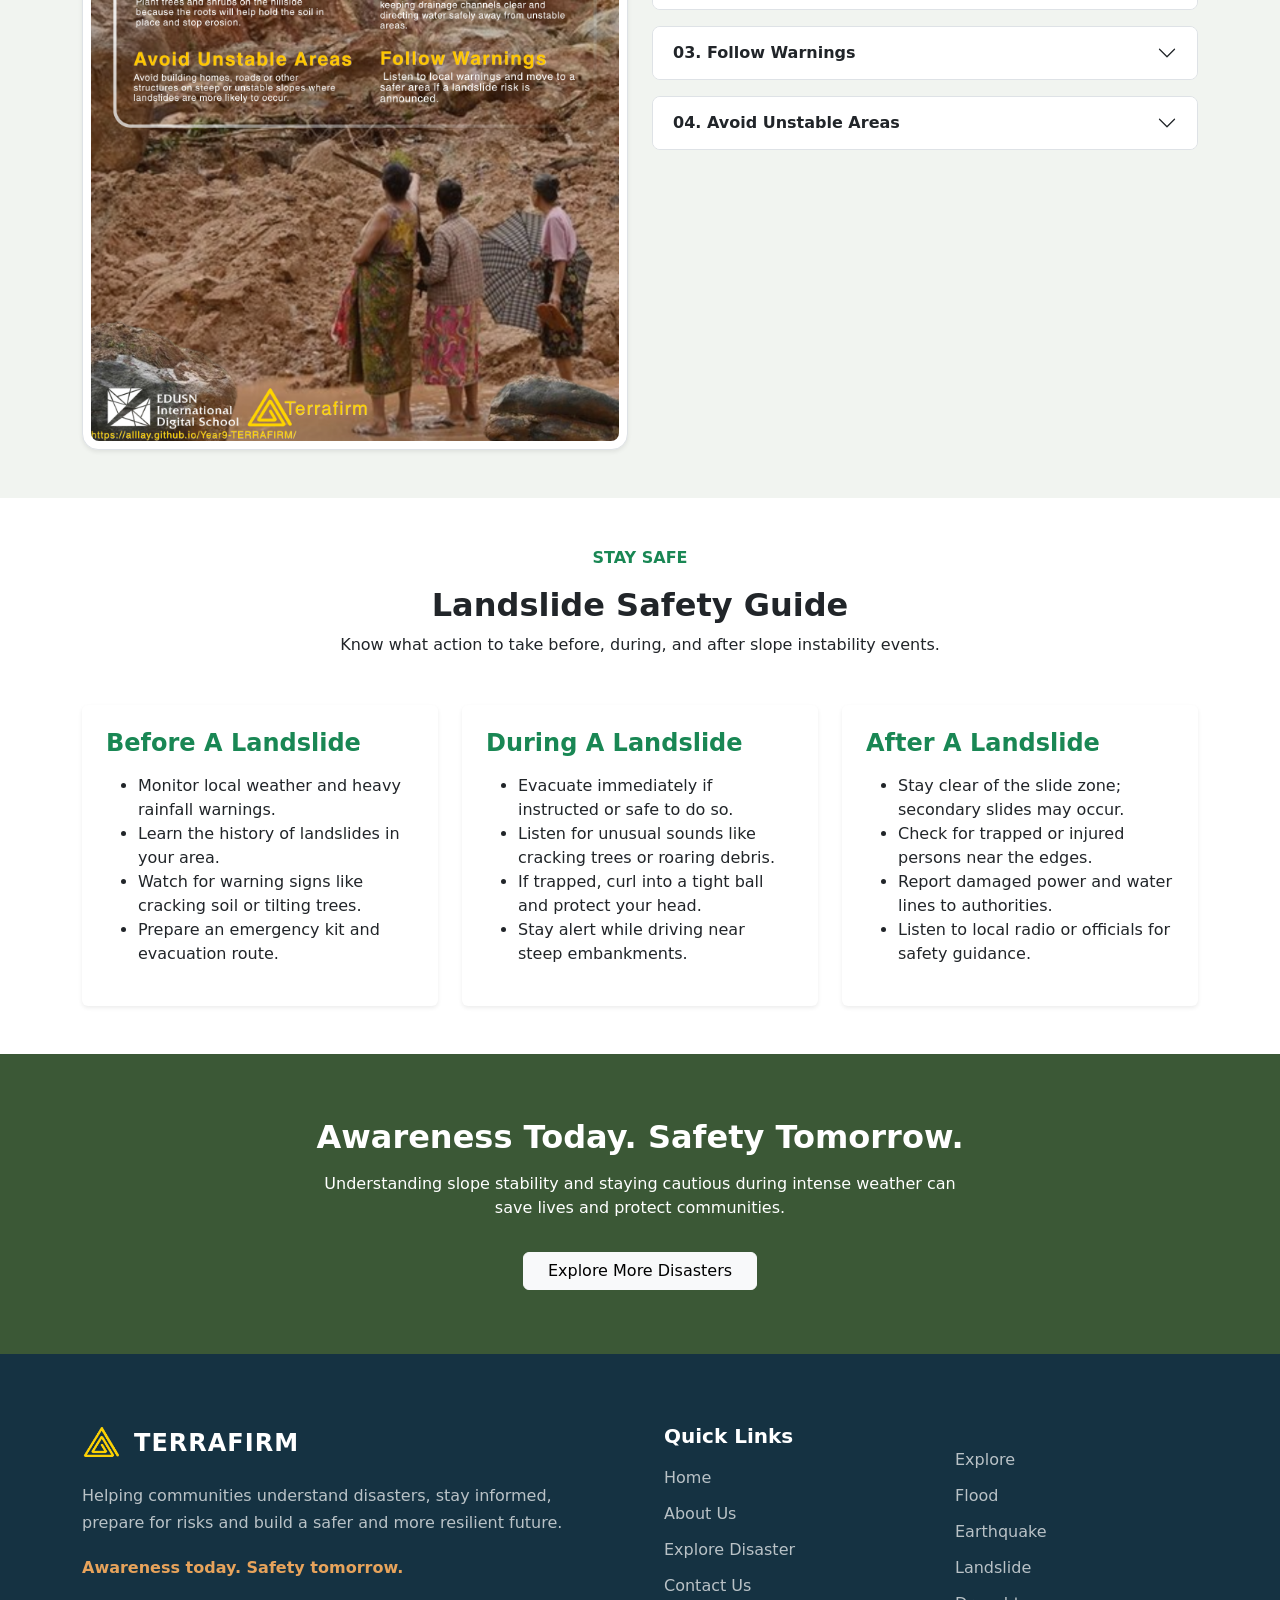
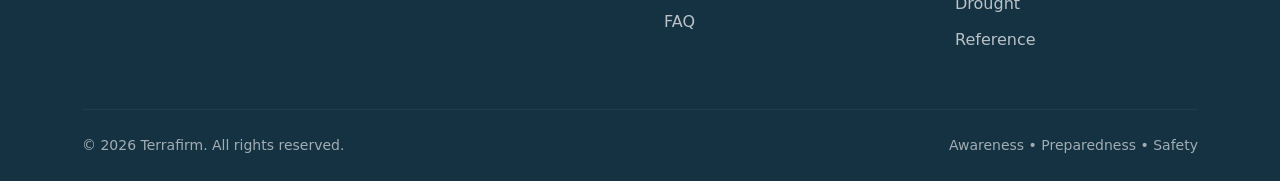
<file: landslide.html>
<!DOCTYPE html>
<html lang="en">
<head>
    <meta charset="UTF-8">
    <meta name="viewport" content="width=device-width, initial-scale=1.0">
    <title>Landslide - TERRAFIRM</title>
    <link rel="icon" type="image/x-icon" href="./img/Logo.png">
    <!-- Bootstrap 5 CSS CDN -->
    <link href="https://cdn.jsdelivr.net/npm/bootstrap@5.3.3/dist/css/bootstrap.min.css" rel="stylesheet">
    <link rel="stylesheet" href="https://cdn.jsdelivr.net/npm/bootstrap-icons@1.11.3/font/bootstrap-icons.min.css">
    <link rel="stylesheet" href="style.css">
    <style>
    </style>
</head>
<body class="d-flex flex-column min-vh-100">
    <nav class="navbar navbar-expand-lg navbar-dark">
        <div class="container">
            <a class="navbar-brand d-flex align-items-center" href="./index.html">
                <img src="./img/Logo.png" alt="TERRAFIRM Logo" class="logo">
                <span class="brand-name">TERRAFIRM</span>
            </a>

            <!-- Burger -->
            <button class="navbar-toggler border-0 shadow-none" type="button" data-bs-toggle="collapse" data-bs-target="#navbarNav" aria-controls="navbarNav" aria-expanded="false" aria-label="Toggle navigation">
                <span class="navbar-toggler-icon"></span>
            </button>

            <div class="collapse navbar-collapse" id="navbarNav">
                <ul class="navbar-nav ms-auto align-items-lg-center gap-lg-2">
                    <li class="nav-item">
                        <a class="nav-link" href="./index.html">Home</a>
                    </li>
                    <li class="nav-item">
                        <a class="nav-link" href="./aboutUs.html">About Us</a>
                    </li>

                    <!-- Disaster Dropdown -->
                    <li class="nav-item dropdown">
                        <a class="nav-link dropdown-toggle active" href="#" role="button" data-bs-toggle="dropdown" aria-expanded="false"> Disaster List </a>
                        <ul class="dropdown-menu">
                            <li>
                                <a class="dropdown-item" href="./flood.html">
                                    <i class="bi bi-water me-2"></i>Flood
                                </a>
                            </li>
                            <li>
                                <a class="dropdown-item" href="./earthquake.html">
                                    <i class="bi bi-globe-americas me-2"></i>Earthquake
                                </a>
                            </li>
                            <li>
                                <a class="dropdown-item active" href="./landslide.html">
                                    <i class="bi bi-tree me-2"></i>Landslide
                                </a>
                            </li>
                            <li>
                                <a class="dropdown-item" href="./drought.html">
                                    <i class="bi bi-brightness-high me-2"></i>Drought
                                </a>
                            </li>
                        </ul>
                    </li>

                    <li class="nav-item">
                        <a class="nav-link" href="./explore.html">Explore Disaster</a>
                    </li>
                    <li class="nav-item">
                        <a class="nav-link contact-link" href="./contactUs.html">Contact Us</a>
                    </li>
                </ul>
            </div>
        </div>
    </nav>

    <!-- Section 1 -->
    <section class="container-fluid py-5 text-center" style="background-color: #e9edde; color: #3b5836;">
        <div class="container py-5">
            <p class="text-uppercase fw-bold">Disaster Awareness • Natural Hazards</p>
            <h1 class="display-2 fw-bold">LANDSLIDES</h1>

            <p class="lead mx-auto" style="max-width: 700px;">
                When slopes become unstable, the earth shifts without warning.
                Understand landslides, their causes, and how to stay safe in high-risk areas.
            </p>

            <img src="./img/Disasters/Landslide/10346_2021_1758_Fig12_HTML.jpg" alt="Landslide damage" class="img-fluid rounded-4 w-100 mt-4" style="height: 350px; object-fit: cover;">
        </div>
    </section>

    <!-- Section 2 -->
    <section class="container py-5">
        <div class="row align-items-center g-4">
            <div class="col-md-6">
                <img src="./img/landslide.jpg" alt="Slope failure area" class="img-fluid rounded-4 w-100" style="height: 492px; object-fit: contain;">
            </div>

            <div class="col-md-6">
                <p class="text-uppercase fw-bold text-success">Understanding Landslides</p>
                <h2 class="fw-bold">What Is A Landslide?</h2>

                <p>
                    A landslide is when a big chunk of rock, soil or debris moves down a slope. This happens when gravity pulls harder, than the material holding the slope together.
                </p>

                <p>
                    Landslides can be caused by rain, earthquakes, volcanic activity or things people do like changing the shape of a slope or cutting down trees.
                </p>
            </div>
        </div>
    </section>

    <!-- Section 3 -->
    <section class="container-fluid py-5" style="background-color: #f1f4f0;">
        <div class="container">
            <div class="text-center mb-5">
                <p class="text-uppercase fw-bold text-success">Why It Happens</p>
                <h2 class="fw-bold">Main Causes Of Landslides</h2>
                <p>Recognizing slope stability factors can help prevent disasters.</p>
            </div>

            <div class="row g-4">
                <div class="col-md-4">
                    <div class="card border-0 shadow-sm h-100">
                        <img src="./img/Disasters/Landslide/images (2).jpg" alt="Heavy Rainfall" class="card-img-top" style="height: 200px;">
                        <div class="card-body">
                            <h5 class="fw-bold">Heavy Rainfall</h5>
                            <p>
                                When there is much rain the soil becomes saturated with water. The water makes the soil heavier. Because of that the soil loses its cohesion. As a result mudslides and soil collapse happen.
                            </p>
                        </div>
                    </div>
                </div>

                <div class="col-md-4">
                    <div class="card border-0 shadow-sm h-100">
                        <img src="./img/Disasters/Landslide/image1.jpeg" alt="Seismic Activity" class="card-img-top" style="height: 200px; object-fit: cover;">
                        <div class="card-body">
                            <h5 class="fw-bold">Seismic Activity</h5>
                            <p>
                                During earthquake tremors the slopes become unstable. Unstable slopes can cause rock falls and large‑scale landslides.
                        </div>
                    </div>
                </div>

                <div class="col-md-4">
                    <div class="card border-0 shadow-sm h-100">
                        <img src="./img/Disasters/Landslide/tree-cut.jpg" alt="Deforestation and Construction" class="card-img-top" style="height: 200px; object-fit: cover;">
                        <div class="card-body">
                            <h5 class="fw-bold">Human Activities</h5>
                            <p>
                                Deforestation removes the roots that hold soil particles together. Without these roots slopes become weak. Improper digging of slopes and a poor drainage system hurt hills.
                            </p>
                        </div>
                    </div>
                </div>
            </div>
        </div>
    </section>

    <!-- Section 4 -->
    <section class="container py-5">
        <div class="text-center mb-5">
            <p class="text-uppercase fw-bold text-success">The Consequences</p>
            <h2 class="fw-bold">Effects Of Landslides</h2>
            <p>Landslides pose immediate risks to infrastructure, environments, and human lives.</p>
        </div>

        <div class="row g-4">
            <div class="col-md-3">
                <div class="p-4 bg-light rounded-4 h-100 text-center">
                    <h1><i class="bi bi-house"></i></h1>
                    <h5 class="fw-bold">Property Destruction</h5>
                    <p>Structures built on or below steep slopes can be buried or structurally destroyed.</p>
                </div>
            </div>

            <div class="col-md-3">
                <div class="p-4 bg-light rounded-4 h-100 text-center">
                    <h1><i class="bi bi-car-front"></i></h1>
                    <h5 class="fw-bold">Blocked Infrastructure</h5>
                    <p>Debris can block major highways, railways, and rivers, causing secondary flooding.</p>
                </div>
            </div>

            <div class="col-md-3">
                <div class="p-4 bg-light rounded-4 h-100 text-center">
                    <h1><i class="bi bi-tree"></i></h1>
                    <h5 class="fw-bold">Habitat Loss</h5>
                    <p>Entire forest acres, wildlife, and natural ecosystems can be swept away rapidly.</p>
                </div>
            </div>

            <div class="col-md-3">
                <div class="p-4 bg-light rounded-4 h-100 text-center">
                    <h1><i class="bi bi-battery"></i></h1>
                    <h5 class="fw-bold">Utility Outages</h5>
                    <p>Power, water, and communication networks can suffer severe disruptions.</p>
                </div>
            </div>
        </div>
    </section>

    <!-- Section 5 -->
    <section class="container-fluid py-5" style="background-color: #f1f4f0;">
        <div class="container">
            <div class="text-center mb-5">
                <p class="text-uppercase fw-bold text-success">Be Prepared</p>
                <h2 class="fw-bold">How Can We Reduce Landslide Risks?</h2>
                <p>Proper land management and slope stabilization save lives.</p>
            </div>

            <div class="row align-items-start g-4">

                <div class="col-md-6">
                    <div class="rounded-4 border bg-white p-2 shadow-sm poster-scroll-box">
                        <img src="./img/Posters/10.png"
                            alt="Retaining wall and vegetation"
                            class="img-fluid rounded-3 w-100 d-block">
                    </div>
                </div>

                <!-- Solutions -->
                <div class="col-md-6">
                    <div class="accordion" id="landslideAccordion">

                        <div class="accordion-item mb-3 border rounded-3 overflow-hidden">
                            <h2 class="accordion-header" id="landslideHeadingOne">
                                <button class="accordion-button fw-bold" type="button" data-bs-toggle="collapse" data-bs-target="#landslideCollapseOne" aria-expanded="true" aria-controls="landslideCollapseOne">
                                    1. Plant Deep-Rooted Vegetation
                                </button>
                            </h2>
                            <div id="landslideCollapseOne" class="accordion-collapse collapse show" aria-labelledby="landslideHeadingOne" data-bs-parent="#landslideAccordion">
                                <div class="accordion-body">
                                    The trees, shrubs, and ground covers will contribute to slope stability because the roots of the plants bind the soil together. The vegetation will decrease soil erosion since the runoff on the land will slow down, and the soil will be protected against heavy rains. It is important to protect forests and plant vegetation to keep the slope stable, especially for hilly and mountainous regions.
                                </div>
                            </div>
                        </div>

                        <div class="accordion-item mb-3 border rounded-3 overflow-hidden">
                            <h2 class="accordion-header" id="landslideHeadingTwo">
                                <button class="accordion-button fw-bold collapsed" type="button" data-bs-toggle="collapse" data-bs-target="#landslideCollapseTwo" aria-expanded="false" aria-controls="landslideCollapseTwo">
                                    02. Improve Slope Drainage
                                </button>
                            </h2>
                            <div id="landslideCollapseTwo" class="accordion-collapse collapse" aria-labelledby="landslideHeadingTwo" data-bs-parent="#landslideAccordion">
                                <div class="accordion-body">
                                    Manage the flow of rainwater through the sloping terrain by keeping the drainage channels and pipes free of any obstructions such as leaves, fallen branches, and other materials that would hinder the flow.
                                </div>
                            </div>
                        </div>

                        <div class="accordion-item mb-3 border rounded-3 overflow-hidden">
                            <h2 class="accordion-header" id="landslideHeadingThree">
                                <button class="accordion-button fw-bold collapsed" type="button" data-bs-toggle="collapse" data-bs-target="#landslideCollapseThree" aria-expanded="false" aria-controls="landslideCollapseThree">
                                    03. Follow Warnings
                                </button>
                            </h2>
                            <div id="landslideCollapseThree" class="accordion-collapse collapse" aria-labelledby="landslideHeadingThree" data-bs-parent="#landslideAccordion">
                                <div class="accordion-body">
                                     Always heed the warnings and instructions issued by the local government with respect to landslides, and leave for higher ground when advised to do so.
                                </div>
                            </div>
                        </div>

                        <div class="accordion-item border rounded-3 overflow-hidden">
                            <h2 class="accordion-header" id="landslideHeadingFour">
                                <button class="accordion-button fw-bold collapsed" type="button" data-bs-toggle="collapse" data-bs-target="#landslideCollapseFour" aria-expanded="false" aria-controls="landslideCollapseFour">
                                    04. Avoid Unstable Areas
                                </button>
                            </h2>
                            <div id="landslideCollapseFour" class="accordion-collapse collapse" aria-labelledby="landslideHeadingFour" data-bs-parent="#landslideAccordion">
                                <div class="accordion-body">
                                    It is important to stay away from constructing buildings and other forms of infrastructure on steep, unstable slopes. The construction of infrastructure may involve digging in the area, clearing vegetation, and cutting down slopes. There should be landslide hazard maps to ensure that there is proper evaluation of the areas that are to be developed.
                                </div>
                            </div>
                        </div>

                    </div>
                </div>
            </div>
        </div>
    </section>

    <!-- Section 6 -->
    <section class="container py-5">
        <div class="text-center mb-5">
            <p class="text-uppercase fw-bold text-success">Stay Safe</p>
            <h2 class="fw-bold">Landslide Safety Guide</h2>
            <p>Know what action to take before, during, and after slope instability events.</p>
        </div>

        <div class="row g-4">
            <div class="col-md-4">
                <div class="card h-100 border-0 shadow-sm">
                    <div class="card-body p-4">
                        <h4 class="fw-bold text-success">Before A Landslide</h4>
                        <ul class="mt-3">
                            <li>Monitor local weather and heavy rainfall warnings.</li>
                            <li>Learn the history of landslides in your area.</li>
                            <li>Watch for warning signs like cracking soil or tilting trees.</li>
                            <li>Prepare an emergency kit and evacuation route.</li>
                        </ul>
                    </div>
                </div>
            </div>

            <div class="col-md-4">
                <div class="card h-100 border-0 shadow-sm">
                    <div class="card-body p-4">
                        <h4 class="fw-bold text-success">During A Landslide</h4>
                        <ul class="mt-3">
                            <li>Evacuate immediately if instructed or safe to do so.</li>
                            <li>Listen for unusual sounds like cracking trees or roaring debris.</li>
                            <li>If trapped, curl into a tight ball and protect your head.</li>
                            <li>Stay alert while driving near steep embankments.</li>
                        </ul>
                    </div>
                </div>
            </div>

            <div class="col-md-4">
                <div class="card h-100 border-0 shadow-sm">
                    <div class="card-body p-4">
                        <h4 class="fw-bold text-success">After A Landslide</h4>
                        <ul class="mt-3">
                            <li>Stay clear of the slide zone; secondary slides may occur.</li>
                            <li>Check for trapped or injured persons near the edges.</li>
                            <li>Report damaged power and water lines to authorities.</li>
                            <li>Listen to local radio or officials for safety guidance.</li>
                        </ul>
                    </div>
                </div>
            </div>
        </div>
    </section>

    <!-- Final Section -->
    <section class="container-fluid py-5 text-center text-white" style="background-color: #3b5836;">
        <div class="container py-3">
            <h2 class="fw-bold">Awareness Today. Safety Tomorrow.</h2>

            <p class="mx-auto mt-3" style="max-width: 650px;">
                Understanding slope stability and staying cautious during intense weather can save lives and protect communities.
            </p>

            <a href="./explore.html" class="btn btn-light mt-3 px-4">
                Explore More Disasters
            </a>
        </div>
    </section>

    <footer>
        <div class="container">
            <div class="row g-5">
                <div class="col-lg-6">
                    <div class="footer-brand">
                        <img src="./img/Logo.png" alt="TERRAFIRM Logo">
                        <h4>TERRAFIRM</h4>
                    </div>

                    <p class="footer-text">
                        Helping communities understand disasters,
                        stay informed, prepare for risks and build
                        a safer and more resilient future.
                    </p>

                    <div class="footer-slogan">
                        Awareness today. Safety tomorrow.
                    </div>
                </div>

                <div class="col-6 col-lg-3">
                    <h5>Quick Links</h5>

                    <a href="./index.html">Home</a>
                    <a href="./aboutUs.html">About Us</a>
                    <a href="./explore.html">Explore Disaster</a>
                    <a href="./contactUs.html">Contact Us</a>
                    <a href="./FAQ.html">FAQ</a>
                </div>

                <div class="col-6 col-lg-3">
                    <br>

                    <a href="./explore.html">Explore</a>
                    <a href="./flood.html">Flood</a>
                    <a href="./earthquake.html">Earthquake</a>
                    <a href="./landslide.html">Landslide</a>
                    <a href="./drought.html">Drought</a>
                    <a href="./reference.html">Reference</a>
                </div>
            </div>

            <hr>

            <div class="footer-bottom">
                <p>© 2026 Terrafirm. All rights reserved.</p>
                <p>Awareness • Preparedness • Safety</p>
            </div>
        </div>
    </footer>

    <!-- Bootstrap 5 JS Bundle CDN -->
    <script src="https://cdn.jsdelivr.net/npm/bootstrap@5.3.3/dist/js/bootstrap.bundle.min.js"></script>
</body>
</html>
</file>
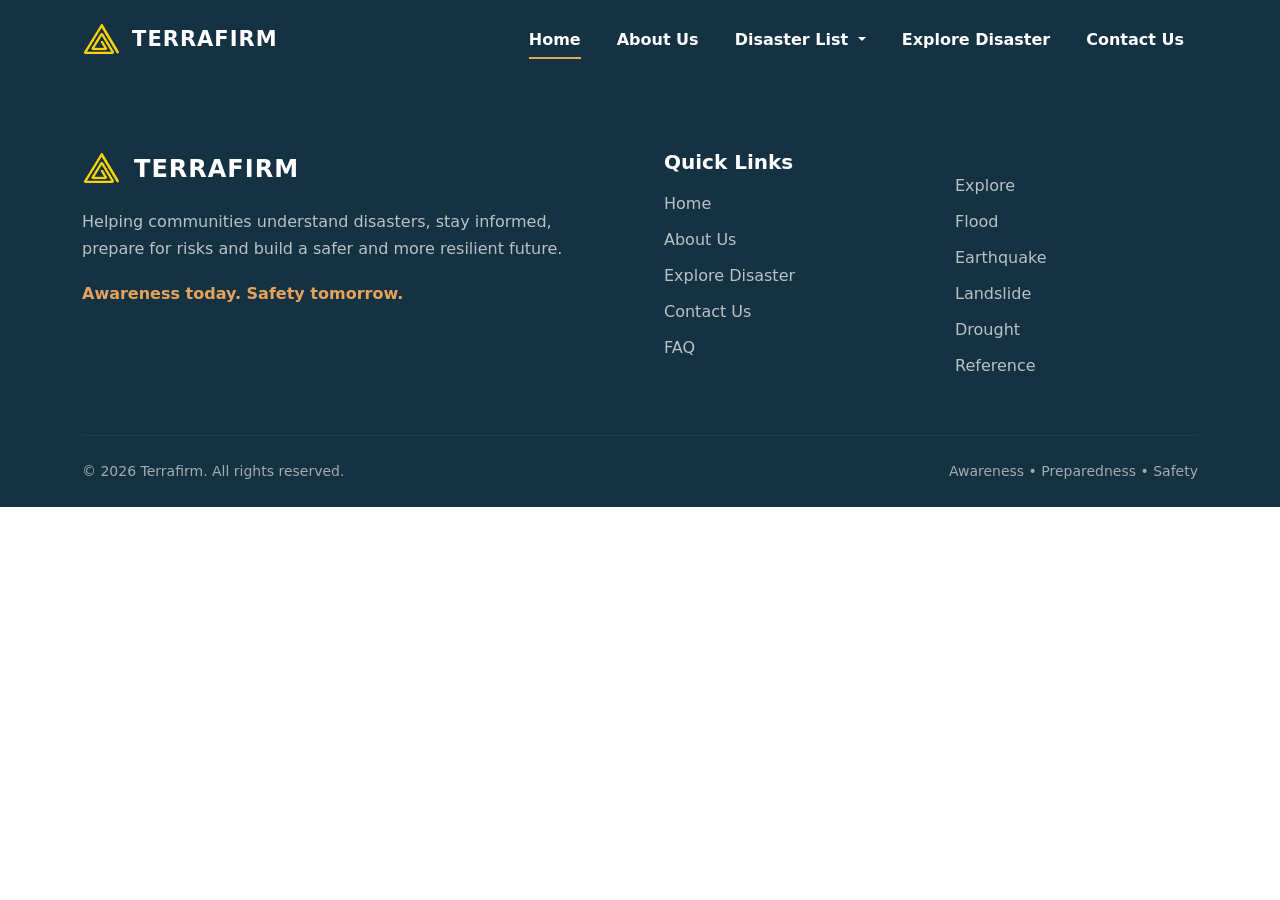
<file: navFoot.html>
<!DOCTYPE html>
<html lang="en">
<head>
    <meta charset="UTF-8">
    <meta name="viewport" content="width=device-width, initial-scale=1.0">
    <title>Home - TERRAFIRM</title>
    <link rel="icon" type="image/x-icon" href="./img/Logo.png">
    <!-- Bootstrap 5 CSS CDN -->
    <link href="https://cdn.jsdelivr.net/npm/bootstrap@5.3.3/dist/css/bootstrap.min.css" rel="stylesheet">
    <link rel="stylesheet" href="https://cdn.jsdelivr.net/npm/bootstrap-icons@1.11.3/font/bootstrap-icons.min.css">
    <link rel="stylesheet" href="style.css">
    <style>

    </style>
</head>
<body class="d-flex flex-column min-vh-100">
    <nav class="navbar navbar-expand-lg navbar-dark">
        <div class="container">
            <a class="navbar-brand d-flex align-items-center" href="./index.html">
                <img src="./img/Logo.png" alt="TERRAFIRM Logo" class="logo">
                <span class="brand-name">TERRAFIRM</span>
            </a>

            <!-- Burger -->
            <button class="navbar-toggler border-0 shadow-none" type="button" data-bs-toggle="collapse" data-bs-target="#navbarNav" aria-controls="navbarNav" aria-expanded="false" aria-label="Toggle navigation">
                <span class="navbar-toggler-icon"></span>
            </button>

            <div class="collapse navbar-collapse" id="navbarNav">
                <ul class="navbar-nav ms-auto align-items-lg-center gap-lg-2">
                    <li class="nav-item">
                        <a class="nav-link active" href="./index.html">
                            Home
                        </a>
                    </li>

                    <li class="nav-item">
                        <a class="nav-link" href="./aboutUs.html">
                            About Us
                        </a>
                    </li>

                    <!-- Disaster Dropdown -->
                    <li class="nav-item dropdown">
                        <a class="nav-link dropdown-toggle" href="#" role="button" data-bs-toggle="dropdown" aria-expanded="false"> Disaster List </a>

                        <ul class="dropdown-menu">
                            <li>
                                <a class="dropdown-item" href="./flood.html">
                                    <i class="bi bi-water me-2"></i>
                                    Flood
                                </a>
                            </li>

                            <li>
                                <a class="dropdown-item" href="./earthquake.html">
                                    <i class="bi bi-globe-americas me-2"></i>
                                    Earthquake
                                </a>
                            </li>

                            <li>
                                <a class="dropdown-item" href="./landslide.html">
                                    <i class="bi bi-tree me-2"></i>
                                    Landslide
                                </a>
                            </li>

                            <li>
                                <a class="dropdown-item" href="./drought.html">
                                    <i class="bi bi-brightness-high me-2"></i>
                                    Drought
                                </a>
                            </li>
                        </ul>
                    </li>

                    <li class="nav-item">
                        <a class="nav-link" href="./explore.html">
                            Explore Disaster
                        </a>
                    </li>

                    <li class="nav-item">
                        <a class="nav-link contact-link" href="./contactUs.html">
                            Contact Us
                        </a>
                    </li>
                </ul>
            </div>
        </div>
    </nav>

    <main class="flex-fill">
        
    </man>

    <footer>
        <div class="container">
            <div class="row g-5">
                <div class="col-lg-6">
                    <div class="footer-brand">
                        <img src="./img/Logo.png" alt="TERRAFIRM Logo">
                        <h4>TERRAFIRM</h4>
                    </div>

                    <p class="footer-text">
                        Helping communities understand disasters,
                        stay informed, prepare for risks and build
                        a safer and more resilient future.
                    </p>

                    <div class="footer-slogan">
                        Awareness today. Safety tomorrow.
                    </div>
                </div>

                <div class="col-6 col-lg-3">
                    <h5>Quick Links</h5>

                    <a href="./index.html">Home</a>
                    <a href="./aboutUs.html">About Us</a>
                    <a href="./explore.html">Explore Disaster</a>
                    <a href="./contactUs.html">Contact Us</a>
                    <a href="./FAQ.html">FAQ</a>
                </div>

                <div class="col-6 col-lg-3">
                    <br>

                    <a href="./explore.html">Explore</a>
                    <a href="./flood.html">Flood</a>
                    <a href="./earthquake.html">Earthquake</a>
                    <a href="./landslide.html">Landslide</a>
                    <a href="./drought.html">Drought</a>
                    <a href="./reference.html">Reference</a>
                </div>
            </div>

            <hr>

            <div class="footer-bottom">
                <p>
                    © 2026 Terrafirm. All rights reserved.
                </p>

                <p>
                    Awareness • Preparedness • Safety
                </p>
            </div>
        </div>
    </footer>

    <!-- Bootstrap 5 JS Bundle CDN -->
    <script src="https://cdn.jsdelivr.net/npm/bootstrap@5.3.3/dist/js/bootstrap.bundle.min.js"></script>
</body>
</html>
</file>
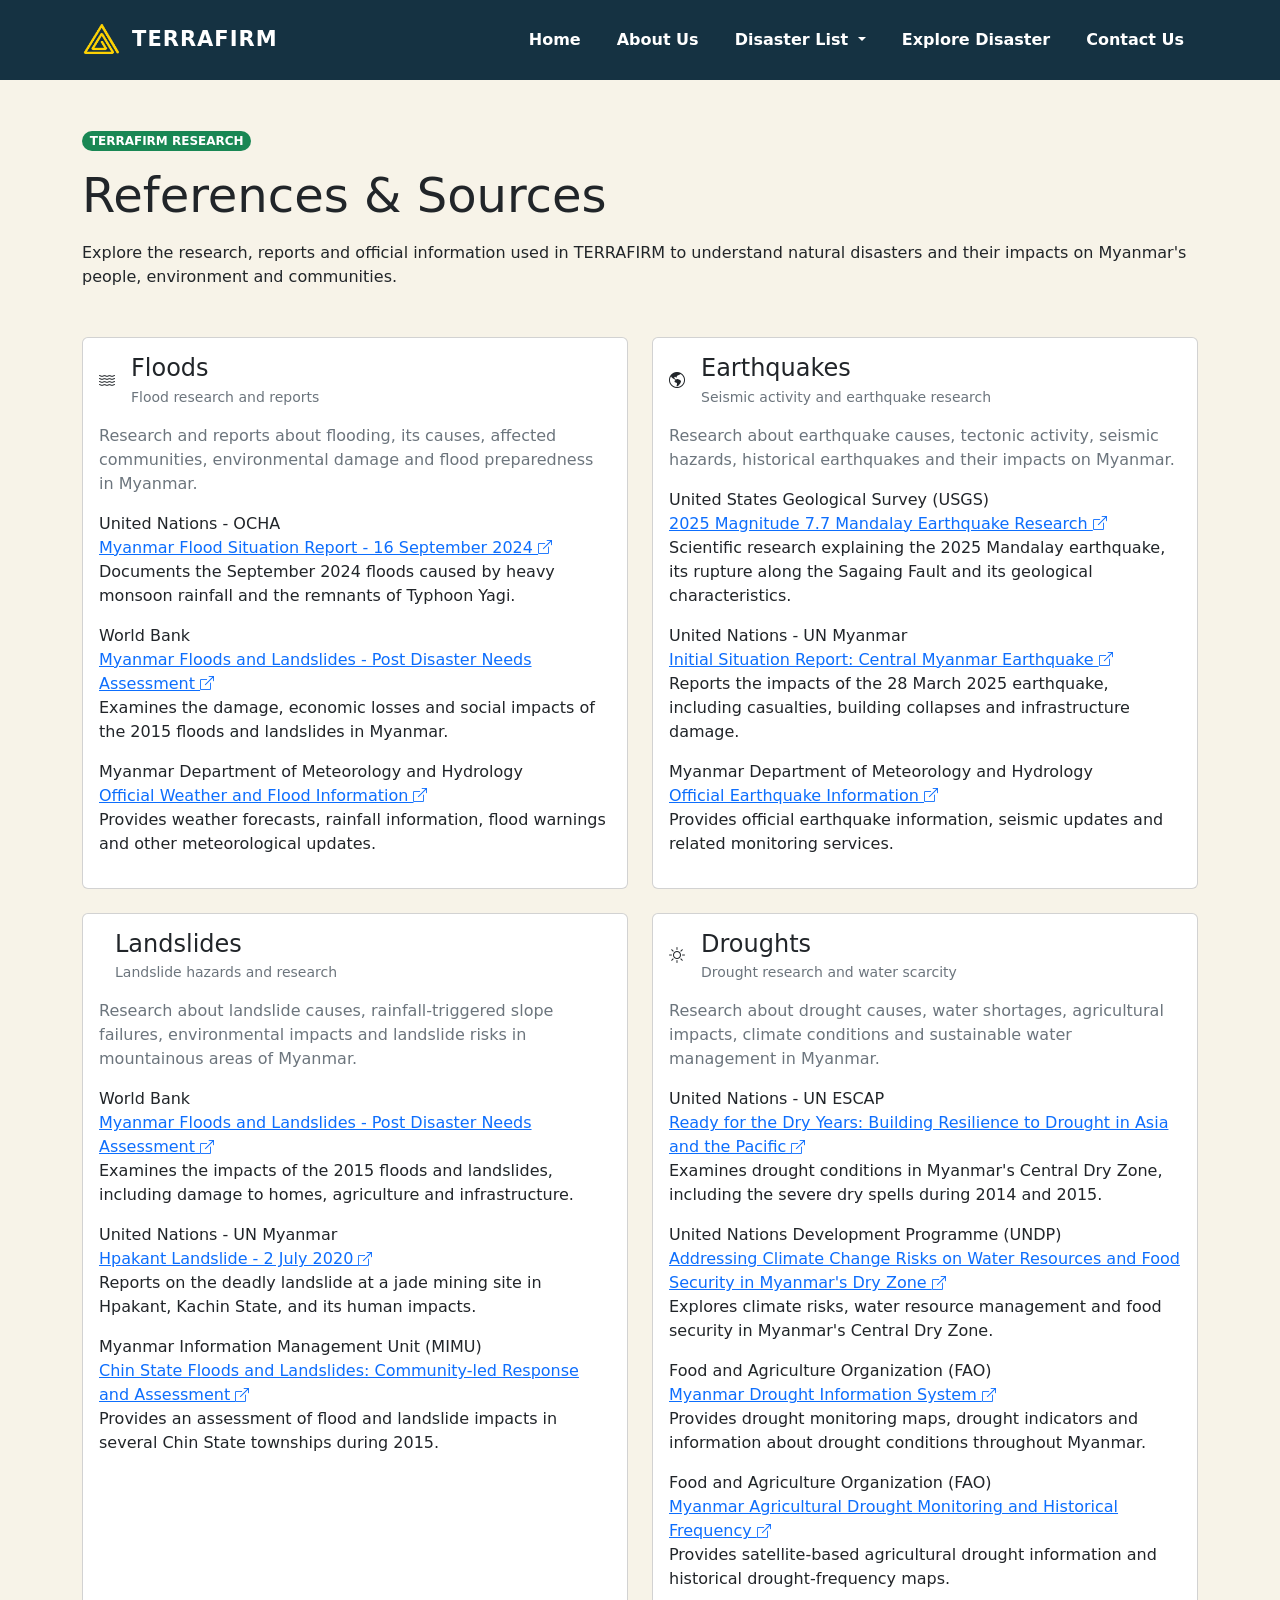
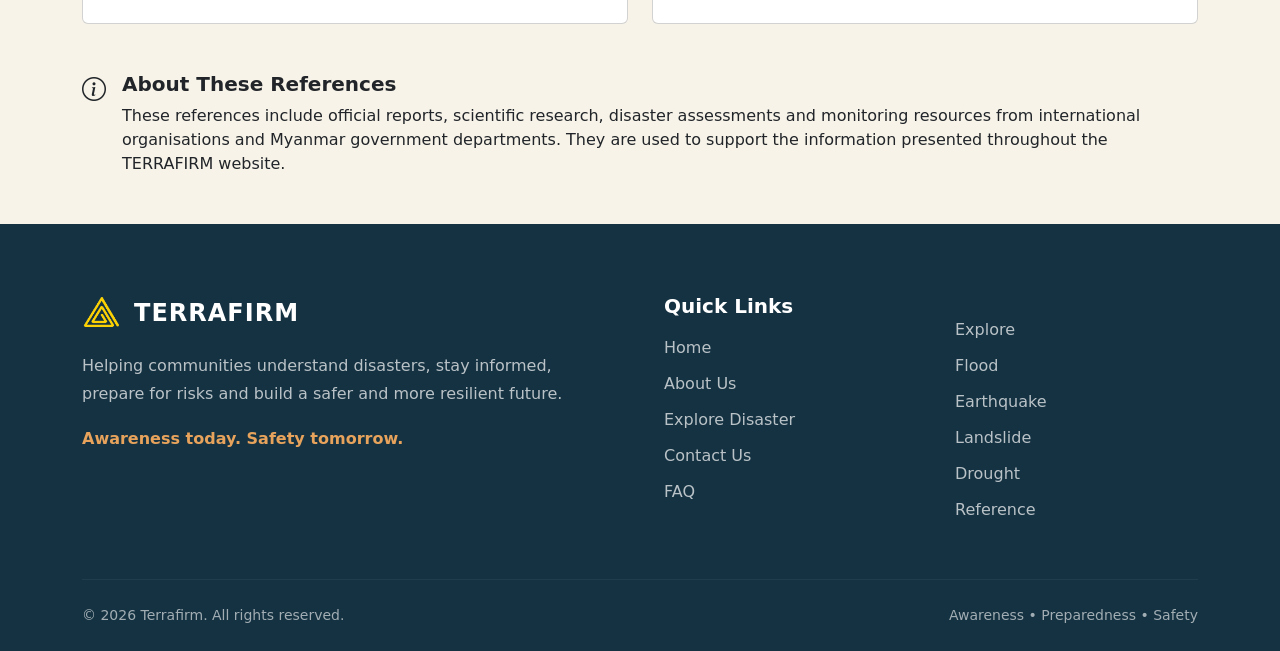
<file: reference.html>
<!DOCTYPE html>
<html lang="en">
<head>
    <meta charset="UTF-8">
    <meta name="viewport" content="width=device-width, initial-scale=1.0">
    <title>Refrences - TERRAFIRM</title>
    <link rel="icon" type="image/x-icon" href="./img/Logo.png">
    <!-- Bootstrap 5 CSS CDN -->
    <link href="https://cdn.jsdelivr.net/npm/bootstrap@5.3.3/dist/css/bootstrap.min.css" rel="stylesheet">
    <link rel="stylesheet" href="https://cdn.jsdelivr.net/npm/bootstrap-icons@1.11.3/font/bootstrap-icons.min.css">
    <link rel="stylesheet" href="style.css">
    <style>
        .reference-card {
            height: 100%;
            display: flex;
            flex-direction: column;
        }

        .reference-card .card-body {
            flex: 1;
            display: flex;
            flex-direction: column;
        }

        @media (max-width: 768px) {
            .reference-grid {
                grid-template-columns: 1fr;
            }
        }
    </style>
</head>
<body class="d-flex flex-column min-vh-100">
    <nav class="navbar navbar-expand-lg navbar-dark">
        <div class="container">
            <a class="navbar-brand d-flex align-items-center" href="./index.html">
                <img src="./img/Logo.png" alt="TERRAFIRM Logo" class="logo">
                <span class="brand-name">TERRAFIRM</span>
            </a>

            <!-- Burger -->
            <button class="navbar-toggler border-0 shadow-none" type="button" data-bs-toggle="collapse" data-bs-target="#navbarNav" aria-controls="navbarNav" aria-expanded="false" aria-label="Toggle navigation">
                <span class="navbar-toggler-icon"></span>
            </button>

            <div class="collapse navbar-collapse" id="navbarNav">
                <ul class="navbar-nav ms-auto align-items-lg-center gap-lg-2">
                    <li class="nav-item">
                        <a class="nav-link" href="./index.html">
                            Home
                        </a>
                    </li>

                    <li class="nav-item">
                        <a class="nav-link" href="./aboutUs.html">
                            About Us
                        </a>
                    </li>

                    <!-- Disaster Dropdown -->
                    <li class="nav-item dropdown">
                        <a class="nav-link dropdown-toggle" href="#" role="button" data-bs-toggle="dropdown" aria-expanded="false"> Disaster List </a>

                        <ul class="dropdown-menu">
                            <li>
                                <a class="dropdown-item" href="./flood.html">
                                    <i class="bi bi-water me-2"></i>
                                    Flood
                                </a>
                            </li>

                            <li>
                                <a class="dropdown-item" href="./earthquake.html">
                                    <i class="bi bi-globe-americas me-2"></i>
                                    Earthquake
                                </a>
                            </li>

                            <li>
                                <a class="dropdown-item" href="./landslide.html">
                                    <i class="bi bi-tree me-2"></i>
                                    Landslide
                                </a>
                            </li>

                            <li>
                                <a class="dropdown-item" href="./drought.html">
                                    <i class="bi bi-brightness-high me-2"></i>
                                    Drought
                                </a>
                            </li>
                        </ul>
                    </li>

                    <li class="nav-item">
                        <a class="nav-link" href="./explore.html">
                            Explore Disaster
                        </a>
                    </li>

                    <li class="nav-item">
                        <a class="nav-link contact-link" href="./contactUs.html">
                            Contact Us
                        </a>
                    </li>
                </ul>
            </div>
        </div>
    </nav>

    <main class="flex-fill py-5" style="background-color: #f7f3e8;">
        <div class="container">
            <div class="reference-hero mb-5">
                <span class="badge rounded-pill text-bg-success mb-3">
                    TERRAFIRM RESEARCH
                </span>

                <h1 class="display-5">
                    References & Sources
                </h1>

                <p class="mt-3 mb-0">
                    Explore the research, reports and official information
                    used in TERRAFIRM to understand natural disasters
                    and their impacts on Myanmar's people, environment
                    and communities.
                </p>
            </div>

            <!-- Reference Categories -->
            <div class="row g-4">
                <!-- FLOODS -->
                <div class="col-lg-6">
                    <div class="card reference-card">
                        <div class="card-body">
                            <div class="d-flex align-items-center gap-3 mb-3">

                                <div class="reference-icon flood-icon">
                                    <i class="bi bi-water"></i>
                                </div>

                                <div>
                                    <h2 class="h4 reference-heading mb-1">
                                        Floods
                                    </h2>
                                    <p class="text-secondary small mb-0">
                                        Flood research and reports
                                    </p>
                                </div>
                            </div>

                            <p class="text-secondary">
                                Research and reports about flooding,
                                its causes, affected communities,
                                environmental damage and flood
                                preparedness in Myanmar.
                            </p>

                            <div class="reference-item">
                                <span class="reference-source">
                                    United Nations - OCHA
                                </span>

                                <div>
                                    <a href="https://myanmar.un.org/en/278804-myanmar-flood-situation-report-16-september-2024"
                                    target="_blank"
                                    rel="noopener noreferrer">
                                        Myanmar Flood Situation Report -
                                        16 September 2024
                                        <i class="bi bi-box-arrow-up-right small"></i>
                                    </a>
                                </div>

                                <p>
                                    Documents the September 2024 floods
                                    caused by heavy monsoon rainfall
                                    and the remnants of Typhoon Yagi.
                                </p>
                            </div>

                            <div class="reference-item">
                                <span class="reference-source">
                                    World Bank
                                </span>

                                <div>
                                    <a href="https://www.worldbank.org/en/country/myanmar/publication/myanmar-floods-and-landslides-post-disaster-needs-assessment"
                                    target="_blank"
                                    rel="noopener noreferrer">
                                        Myanmar Floods and Landslides -
                                        Post Disaster Needs Assessment
                                        <i class="bi bi-box-arrow-up-right small"></i>
                                    </a>
                                </div>

                                <p>
                                    Examines the damage, economic losses
                                    and social impacts of the 2015 floods
                                    and landslides in Myanmar.
                                </p>
                            </div>

                            <div class="reference-item">
                                <span class="reference-source">
                                    Myanmar Department of Meteorology and Hydrology
                                </span>

                                <div>
                                    <a href="https://moezala.gov.mm/en"
                                    target="_blank"
                                    rel="noopener noreferrer">
                                        Official Weather and Flood Information
                                        <i class="bi bi-box-arrow-up-right small"></i>
                                    </a>
                                </div>

                                <p>
                                    Provides weather forecasts, rainfall
                                    information, flood warnings and
                                    other meteorological updates.
                                </p>
                            </div>
                        </div>
                    </div>
                </div>


                <!-- EARTHQUAKES -->
                <div class="col-lg-6">
                    <div class="card reference-card">
                        <div class="card-body">
                            <div class="d-flex align-items-center gap-3 mb-3">

                                <div class="reference-icon earthquake-icon">
                                    <i class="bi bi-globe-americas"></i>
                                </div>

                                <div>
                                    <h2 class="h4 reference-heading mb-1">
                                        Earthquakes
                                    </h2>
                                    <p class="text-secondary small mb-0">
                                        Seismic activity and earthquake research
                                    </p>
                                </div>
                            </div>

                            <p class="text-secondary">
                                Research about earthquake causes,
                                tectonic activity, seismic hazards,
                                historical earthquakes and their
                                impacts on Myanmar.
                            </p>

                            <div class="reference-item">
                                <span class="reference-source">
                                    United States Geological Survey (USGS)
                                </span>

                                <div>
                                    <a href="https://www.usgs.gov/publications/ultralong-supershear-rupture-2025-mw-77-mandalay-earthquake-reveals-unaccounted-risk"
                                    target="_blank"
                                    rel="noopener noreferrer">
                                        2025 Magnitude 7.7 Mandalay Earthquake
                                        Research
                                        <i class="bi bi-box-arrow-up-right small"></i>
                                    </a>
                                </div>

                                <p>
                                    Scientific research explaining the
                                    2025 Mandalay earthquake, its rupture
                                    along the Sagaing Fault and its
                                    geological characteristics.
                                </p>
                            </div>

                            <div class="reference-item">
                                <span class="reference-source">
                                    United Nations - UN Myanmar
                                </span>

                                <div>
                                    <a href="https://myanmar.un.org/en/291866-initial-situation-report-earthquake-central-myanmar-28-march-2025"
                                    target="_blank"
                                    rel="noopener noreferrer">
                                        Initial Situation Report:
                                        Central Myanmar Earthquake
                                        <i class="bi bi-box-arrow-up-right small"></i>
                                    </a>
                                </div>

                                <p>
                                    Reports the impacts of the
                                    28 March 2025 earthquake,
                                    including casualties, building
                                    collapses and infrastructure damage.
                                </p>
                            </div>

                            <div class="reference-item">
                                <span class="reference-source">
                                    Myanmar Department of Meteorology and Hydrology
                                </span>

                                <div>
                                    <a href="https://moezala.gov.mm/en"
                                    target="_blank"
                                    rel="noopener noreferrer">
                                        Official Earthquake Information
                                        <i class="bi bi-box-arrow-up-right small"></i>
                                    </a>
                                </div>

                                <p>
                                    Provides official earthquake
                                    information, seismic updates
                                    and related monitoring services.
                                </p>
                            </div>
                        </div>
                    </div>
                </div>


                <!-- LANDSLIDES -->
                <div class="col-lg-6">
                    <div class="card reference-card">
                        <div class="card-body">
                            <div class="d-flex align-items-center gap-3 mb-3">

                                <div class="reference-icon landslide-icon">
                                    <i class="bi bi-mountains"></i>
                                </div>

                                <div>
                                    <h2 class="h4 reference-heading mb-1">
                                        Landslides
                                    </h2>
                                    <p class="text-secondary small mb-0">
                                        Landslide hazards and research
                                    </p>
                                </div>
                            </div>

                            <p class="text-secondary">
                                Research about landslide causes,
                                rainfall-triggered slope failures,
                                environmental impacts and landslide
                                risks in mountainous areas of Myanmar.
                            </p>

                            <div class="reference-item">
                                <span class="reference-source">
                                    World Bank
                                </span>

                                <div>
                                    <a href="https://www.worldbank.org/en/country/myanmar/publication/myanmar-floods-and-landslides-post-disaster-needs-assessment"
                                    target="_blank"
                                    rel="noopener noreferrer">
                                        Myanmar Floods and Landslides -
                                        Post Disaster Needs Assessment
                                        <i class="bi bi-box-arrow-up-right small"></i>
                                    </a>
                                </div>

                                <p>
                                    Examines the impacts of the 2015
                                    floods and landslides, including
                                    damage to homes, agriculture
                                    and infrastructure.
                                </p>
                            </div>

                            <div class="reference-item">
                                <span class="reference-source">
                                    United Nations - UN Myanmar
                                </span>

                                <div>
                                    <a href="https://myanmar.un.org/en/51771-expression-condolences-united-nations-myanmar-following-tragic-landslide-hpakant-kachin-state"
                                    target="_blank"
                                    rel="noopener noreferrer">
                                        Hpakant Landslide - 2 July 2020
                                        <i class="bi bi-box-arrow-up-right small"></i>
                                    </a>
                                </div>

                                <p>
                                    Reports on the deadly landslide
                                    at a jade mining site in Hpakant,
                                    Kachin State, and its human impacts.
                                </p>
                            </div>

                            <div class="reference-item">
                                <span class="reference-source">
                                    Myanmar Information Management Unit (MIMU)
                                </span>

                                <div>
                                    <a href="https://www.themimu.info/node/61640"
                                    target="_blank"
                                    rel="noopener noreferrer">
                                        Chin State Floods and Landslides:
                                        Community-led Response and Assessment
                                        <i class="bi bi-box-arrow-up-right small"></i>
                                    </a>
                                </div>

                                <p>
                                    Provides an assessment of flood
                                    and landslide impacts in several
                                    Chin State townships during 2015.
                                </p>
                            </div>
                        </div>
                    </div>
                </div>


                <!-- DROUGHTS -->
                <div class="col-lg-6">
                    <div class="card reference-card">
                        <div class="card-body">
                            <div class="d-flex align-items-center gap-3 mb-3">

                                <div class="reference-icon drought-icon">
                                    <i class="bi bi-brightness-high"></i>
                                </div>

                                <div>
                                    <h2 class="h4 reference-heading mb-1">
                                        Droughts
                                    </h2>
                                    <p class="text-secondary small mb-0">
                                        Drought research and water scarcity
                                    </p>
                                </div>
                            </div>

                            <p class="text-secondary">
                                Research about drought causes,
                                water shortages, agricultural impacts,
                                climate conditions and sustainable
                                water management in Myanmar.
                            </p>

                            <div class="reference-item">
                                <span class="reference-source">
                                    United Nations - UN ESCAP
                                </span>

                                <div>
                                    <a href="https://digitallibrary.un.org/record/3837376"
                                    target="_blank"
                                    rel="noopener noreferrer">
                                        Ready for the Dry Years:
                                        Building Resilience to Drought
                                        in Asia and the Pacific
                                        <i class="bi bi-box-arrow-up-right small"></i>
                                    </a>
                                </div>

                                <p>
                                    Examines drought conditions in
                                    Myanmar's Central Dry Zone,
                                    including the severe dry spells
                                    during 2014 and 2015.
                                </p>
                            </div>

                            <div class="reference-item">
                                <span class="reference-source">
                                    United Nations Development Programme (UNDP)
                                </span>

                                <div>
                                    <a href="https://www.undp.org/myanmar/publications/inception-report-addressing-climate-change-risks-water-resources-and-food-security-dry-zone-myanmar"
                                    target="_blank"
                                    rel="noopener noreferrer">
                                        Addressing Climate Change Risks
                                        on Water Resources and Food Security
                                        in Myanmar's Dry Zone
                                        <i class="bi bi-box-arrow-up-right small"></i>
                                    </a>
                                </div>

                                <p>
                                    Explores climate risks, water
                                    resource management and food
                                    security in Myanmar's Central
                                    Dry Zone.
                                </p>
                            </div>

                            <div class="reference-item">
                                <span class="reference-source">
                                    Food and Agriculture Organization (FAO)
                                </span>

                                <div>
                                    <a href="https://mdis-fao.adpc.net/"
                                    target="_blank"
                                    rel="noopener noreferrer">
                                        Myanmar Drought Information System
                                        <i class="bi bi-box-arrow-up-right small"></i>
                                    </a>
                                </div>

                                <p>
                                    Provides drought monitoring maps,
                                    drought indicators and information
                                    about drought conditions throughout
                                    Myanmar.
                                </p>
                            </div>

                            <div class="reference-item">
                                <span class="reference-source">
                                    Food and Agriculture Organization (FAO)
                                </span>

                                <div>
                                    <a href="https://www.fao.org/giews/earthobservation/country/index.jsp?code=MMR&type=24"
                                    target="_blank"
                                    rel="noopener noreferrer">
                                        Myanmar Agricultural Drought
                                        Monitoring and Historical Frequency
                                        <i class="bi bi-box-arrow-up-right small"></i>
                                    </a>
                                </div>

                                <p>
                                    Provides satellite-based agricultural
                                    drought information and historical
                                    drought-frequency maps.
                                </p>
                            </div>
                        </div>
                    </div>
                </div>
            </div>

            <!-- About -->
            <div class="reference-note mt-5">
                <div class="d-flex align-items-start gap-3">
                    <i class="bi bi-info-circle fs-4"></i>

                    <div>
                        <h5 class="fw-bold mb-2">
                            About These References
                        </h5>

                        <p class="mb-0">
                            These references include official reports,
                            scientific research, disaster assessments
                            and monitoring resources from international
                            organisations and Myanmar government
                            departments. They are used to support
                            the information presented throughout
                            the TERRAFIRM website.
                        </p>
                    </div>
                </div>
            </div>
        </div>
    </main>

    <footer>
        <div class="container">
            <div class="row g-5">
                <div class="col-lg-6">
                    <div class="footer-brand">
                        <img src="./img/Logo.png" alt="TERRAFIRM Logo">
                        <h4>TERRAFIRM</h4>
                    </div>

                    <p class="footer-text">
                        Helping communities understand disasters,
                        stay informed, prepare for risks and build
                        a safer and more resilient future.
                    </p>

                    <div class="footer-slogan">
                        Awareness today. Safety tomorrow.
                    </div>
                </div>

                <div class="col-6 col-lg-3">
                    <h5>Quick Links</h5>

                    <a href="./index.html">Home</a>
                    <a href="./aboutUs.html">About Us</a>
                    <a href="./explore.html">Explore Disaster</a>
                    <a href="./contactUs.html">Contact Us</a>
                    <a href="./FAQ.html">FAQ</a>
                </div>

                <div class="col-6 col-lg-3">
                    <br>

                    <a href="./explore.html">Explore</a>
                    <a href="./flood.html">Flood</a>
                    <a href="./earthquake.html">Earthquake</a>
                    <a href="./landslide.html">Landslide</a>
                    <a href="./drought.html">Drought</a>
                    <a href="./reference.html">Reference</a>
                </div>
            </div>

            <hr>

            <div class="footer-bottom">
                <p>
                    © 2026 Terrafirm. All rights reserved.
                </p>

                <p>
                    Awareness • Preparedness • Safety
                </p>
            </div>
        </div>
    </footer>

    <!-- Bootstrap 5 JS Bundle CDN -->
    <script src="https://cdn.jsdelivr.net/npm/bootstrap@5.3.3/dist/js/bootstrap.bundle.min.js"></script>
</body>
</html>
</file>
<file: style.css>
.navbar {
    background: #153242;
    padding: 16px 0;
}

.navbar .logo {
    height: 38px;
    width: auto;
}

.navbar .brand-name {
    font-size: 21px;
    font-weight: 800;
    letter-spacing: 1px;
    margin-left: 10px;
    color: white;
}

.navbar .nav-link {
    color: white !important;
    font-weight: 600;
    padding: 10px 14px !important;
    position: relative;
}

/* Navbar Underline */

.navbar .nav-link::before {
    content: "";
    position: absolute;
    left: 14px;
    bottom: 3px;
    width: 0;
    height: 2px;
    background: #e7a35b;
    transition: width 0.25s ease;
}

.navbar .nav-link:hover::before,
.navbar .nav-link.active::before {
    width: calc(100% - 28px);
}

/* Dropdown */

.navbar .dropdown-toggle::before {
    display: none !important;
}

.navbar .dropdown-menu {
    background: #ffffff;
    border: none;
    border-radius: 12px;
    padding: 8px;
    box-shadow: 0 10px 30px rgba(21, 50, 66, 0.15);
}

.navbar .dropdown-item {
    color: #153242;
    border-radius: 8px;
    padding: 10px 14px;
}

.navbar .dropdown-item:hover {
    background: #e9edde;
    color: #153242;
}

@media (max-width: 768px) {

    .navbar .nav-link {
        display: inline-block;
        width: fit-content;
    }

    .navbar .nav-link::before {
        left: 0;
        width: 0;
    }

    .navbar .nav-link:hover::before,
    .navbar .nav-link.active::before {
        width: 100%;
    }

}

footer {
    background: #153242;
    color: white;
    padding: 70px 0 25px;
}

footer .footer-brand {
    display: flex;
    align-items: center;
    gap: 12px;
    margin-bottom: 20px;
}

footer .footer-brand img {
    height: 38px;
    width: auto;
}

footer .footer-brand h4 {
    margin: 0;
    font-weight: 800;
    letter-spacing: 1px;
}

footer .footer-text {
    color: rgba(255, 255, 255, 0.7);
    line-height: 1.7;
    max-width: 550px;
}

footer .footer-slogan {
    color: #e7a35b;
    font-weight: 700;
    margin-top: 20px;
}

footer h5 {
    font-weight: 800;
    margin-bottom: 18px;
}

footer a {
    display: block;
    color: rgba(255, 255, 255, 0.7);
    text-decoration: none;
    margin-bottom: 12px;
    transition: color 0.2s ease;
}

footer a:hover {
    color: #e7a35b;
}

footer hr {
    border-color: rgba(255, 255, 255, 0.2);
    margin: 45px 0 25px;
}

footer .footer-bottom {
    display: flex;
    justify-content: space-between;
    gap: 20px;
    flex-wrap: wrap;
}

footer .footer-bottom p {
    color: rgba(255, 255, 255, 0.6);
    margin: 0;
    font-size: 14px;
}

@media (max-width: 768px) {
    footer .footer-bottom {
        flex-direction: column;
    }
}

::-webkit-scrollbar {
  width: 5px;
}

::-webkit-scrollbar-thumb {
  background: #888;
}

::-webkit-scrollbar-thumb:hover {
  background: #555;
}
</file>
